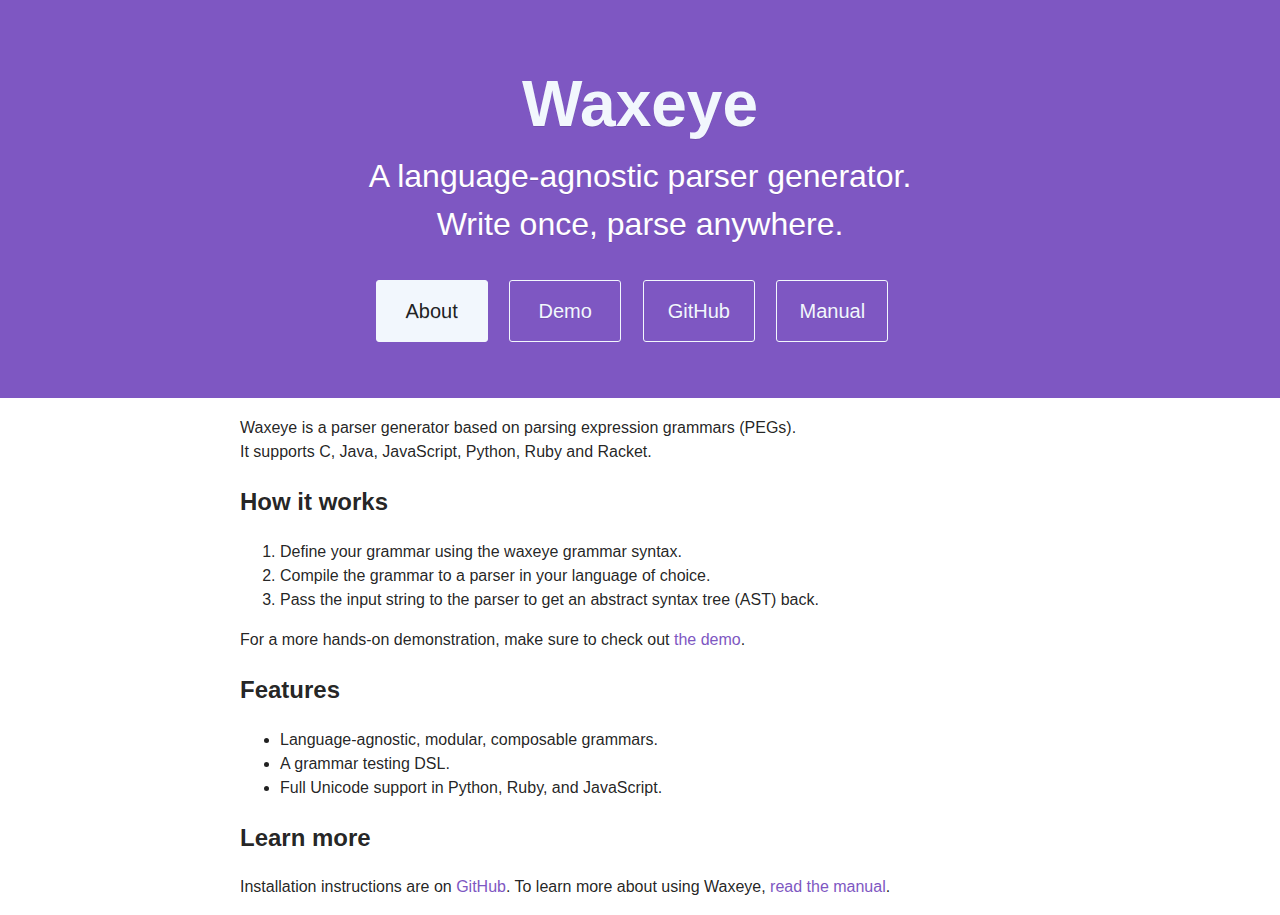
<file: index.html>
<!DOCTYPE html>
<html>
  <head>
    <title>Waxeye Parser Generator</title>
    <meta name="viewport" content="width=device-width, initial-scale=1, shrink-to-fit=no">
    <link rel="shortcut icon" type="image/x-icon" href="favicon.ico">
    <link rel="stylesheet" href="base.css">
    <link rel="stylesheet" href="index.css">
  </head>
  <body>
    <div class="home">
      <div class="home-masthead">
        <div class="home-container">
          <h1 class="home-masthead-title">Waxeye</h1>
          <p class="home-masthead-lead">
            A language-agnostic parser generator.<br>
            Write once, parse anywhere.
          </p>
          <nav class="home-masthead-nav">
            <ul id="home-nav">
              <li class="home-current"><a href="">About</a></li>
              <li><a href="demo.html">Demo</a></li>
              <li><a href="https://github.com/orlandohill/waxeye">GitHub</a></li>
              <li><a href="manual.html">Manual</a></li>
            </ul>
          </nav>
        </div>
      </div>
      <section class="home-container">
        <p>
          Waxeye is a parser generator based on parsing expression grammars (PEGs).<br>
          It supports C, Java, JavaScript, Python, Ruby and Racket.
        </p>

        <h2>How it works</h2>
        <ol>
          <li>Define your grammar using the waxeye grammar syntax.
          <li>Compile the grammar to a parser in your language of choice.
          <li>Pass the input string to the parser to get an abstract syntax tree (AST) back.
        </ol>
        <p>For a more hands-on demonstration, make sure to check out <a href="demo.html">the demo</a>.</p>

        <h2>Features</h2>
        <ul>
          <li>Language-agnostic, modular, composable grammars.
          <li>A grammar testing DSL.
          <li>Full Unicode support in Python, Ruby, and JavaScript.
        </ul>


        <h2>Learn more</h2>
        <p>
          Installation instructions are on <a href="https://github.com/orlandohill/waxeye">GitHub</a>.
          To learn more about using Waxeye, <a href="http://waxeye.org/manual.html">read the manual</a>.
        </p>
  </body>
</html>
</file>
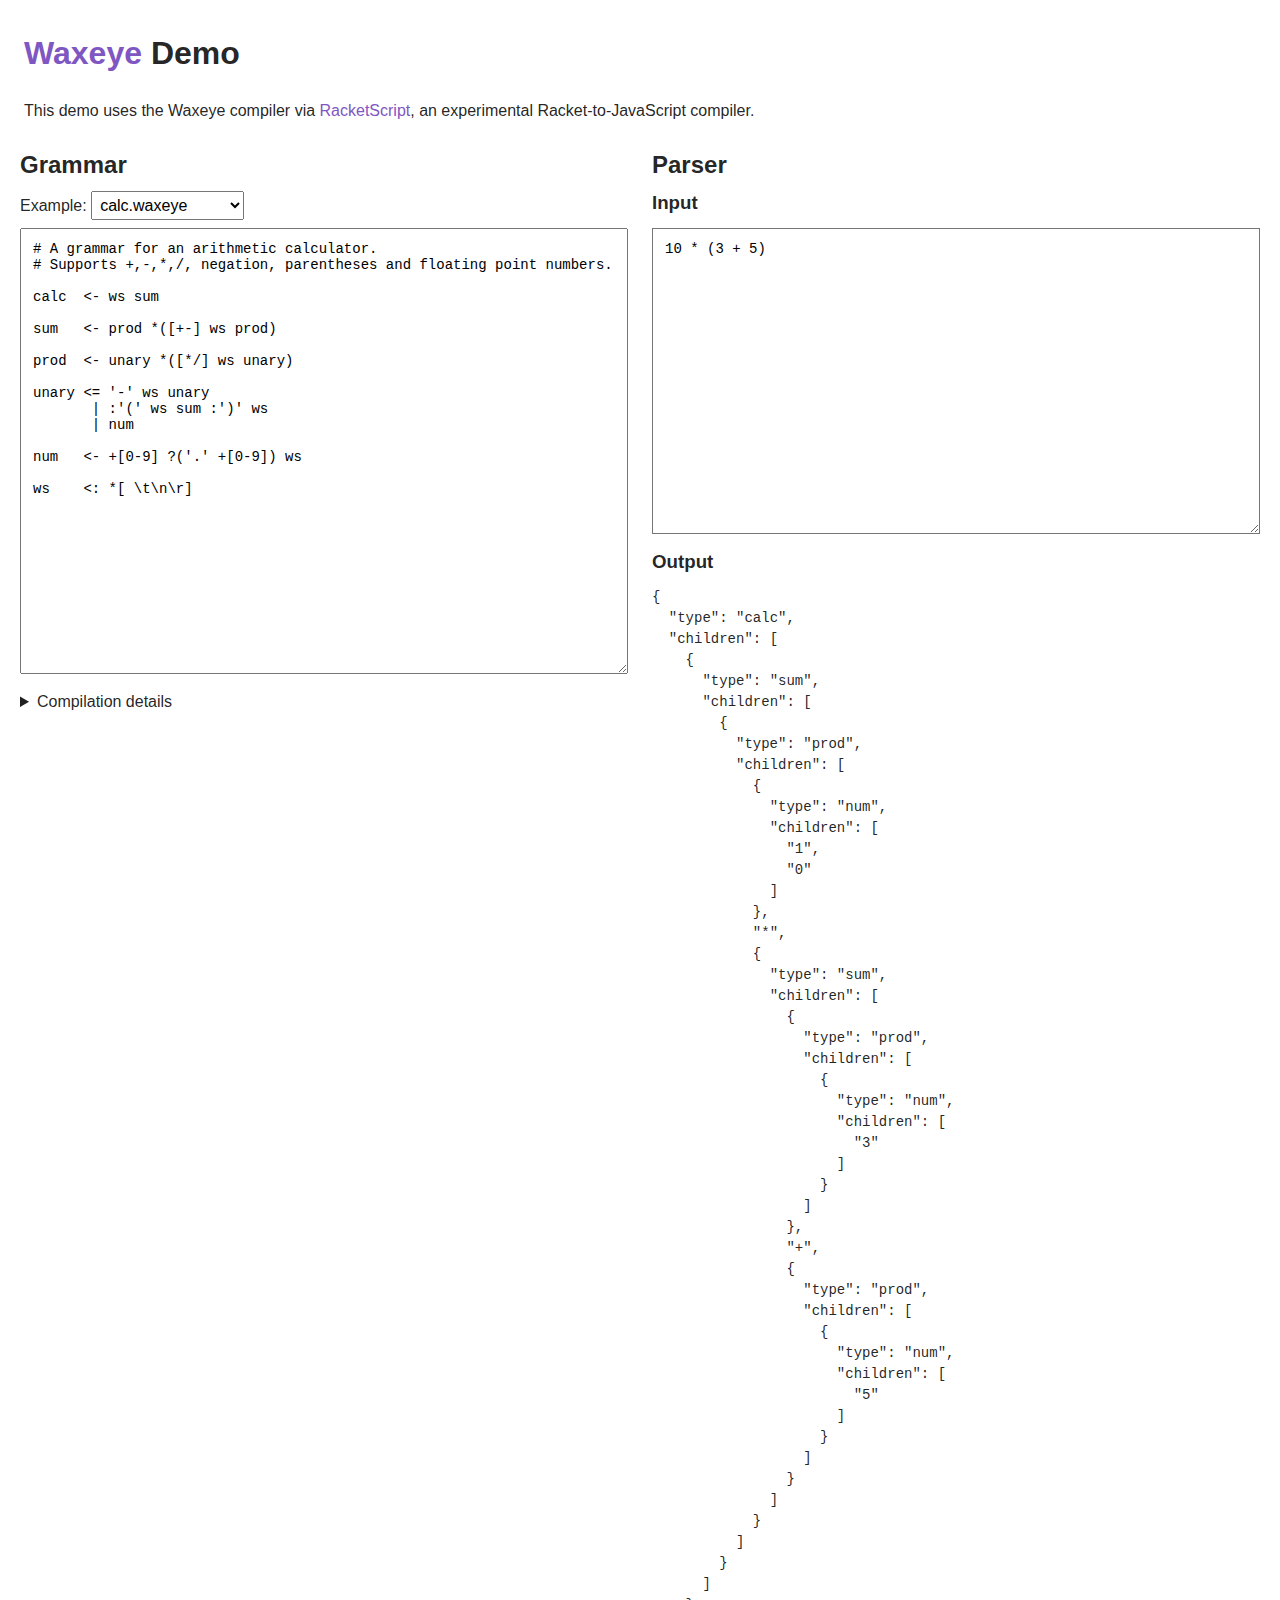
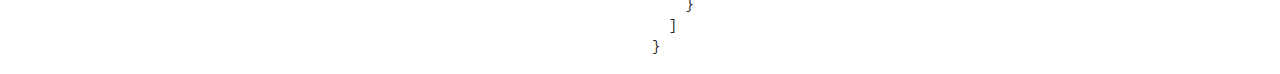
<file: demo.html>
<!DOCTYPE html>
<html>
  <head>
    <meta charset="utf-8">
    <title>Waxeye Demo</title>
    <meta name="viewport" content="width=device-width, initial-scale=1, shrink-to-fit=no">
    <link rel="shortcut icon" type="image/x-icon" href="favicon.ico">
    <script src="genfiles/traceur-runtime.js" charset="UTF-8"></script>
    <script src="genfiles/racketscript-waxeye-compiler.js" charset="UTF-8"></script>
    <script src="genfiles/waxeye.js" charset="UTF-8"></script>
    <script src="third_party/textoverlay.min.js"></script>
    <script src="third_party/lz-string.min.js"></script>
    <script src="demo.js" charset="UTF-8"></script>
    <link rel="stylesheet" href="base.css">
    <link rel="stylesheet" href="demo.css">
  </head>
  <body>
    <div class="demo-wrapper">
      <h1>
        <a href="index.html">Waxeye</a> Demo
      </h1>
      <div class="demo-summary">
        <p>
          This demo uses the Waxeye compiler via <a href="https://github.com/vishesh/racketscript/">RacketScript</a>,
          an experimental Racket-to-JavaScript compiler.<br>
        </p>
      </div>
      <div class="demo-app-wrapper">
        <div class="demo-grammar">
          <h2>Grammar</h2>
          <label class="demo-canned-select">
            Example:
            <select name="demo-canned-select">
              <option value="">Select example...</option>
              <option value="calc" selected>calc.waxeye</option>
              <option value="json">json.waxeye</option>
              <option value="waxeye">waxeye.waxeye</option>
            </select>
          </label>
          <textarea class="demo-grammar-source"
                    name="demo-grammar-source"
                    placeholder="Grammar..."></textarea>
          <output class="demo-grammar-compilation-error-message"></output>
          <details class="demo-grammar-compilation-status">
            <summary>Compilation details</summary>
            <label>
              <input type="radio" name="compilation-status-tab" value="ast" checked> Parser AST
            </label>
            <label>
              <input type="radio" name="compilation-status-tab" value="t-ast"> Transformed Parser AST
            </label>
            <label>
              <input type="radio" name="compilation-status-tab" value="js"> Parser JavaScript
            </label>
            <output class="demo-grammar-compilation-status-output"></output>
          </details>
        </div>
        <div class="demo-parser">
          <h2>Parser</h2>
          <h3>Input</h3>
          <textarea class="demo-parser-input"
                    name="demo-parser-input"
                    placeholder="Parser input..."></textarea>
          <h3>Output</h3>
          <output class="demo-parser-output"></output>
        </div>
      </div>
    </div>
  </body>
</html>
</file>
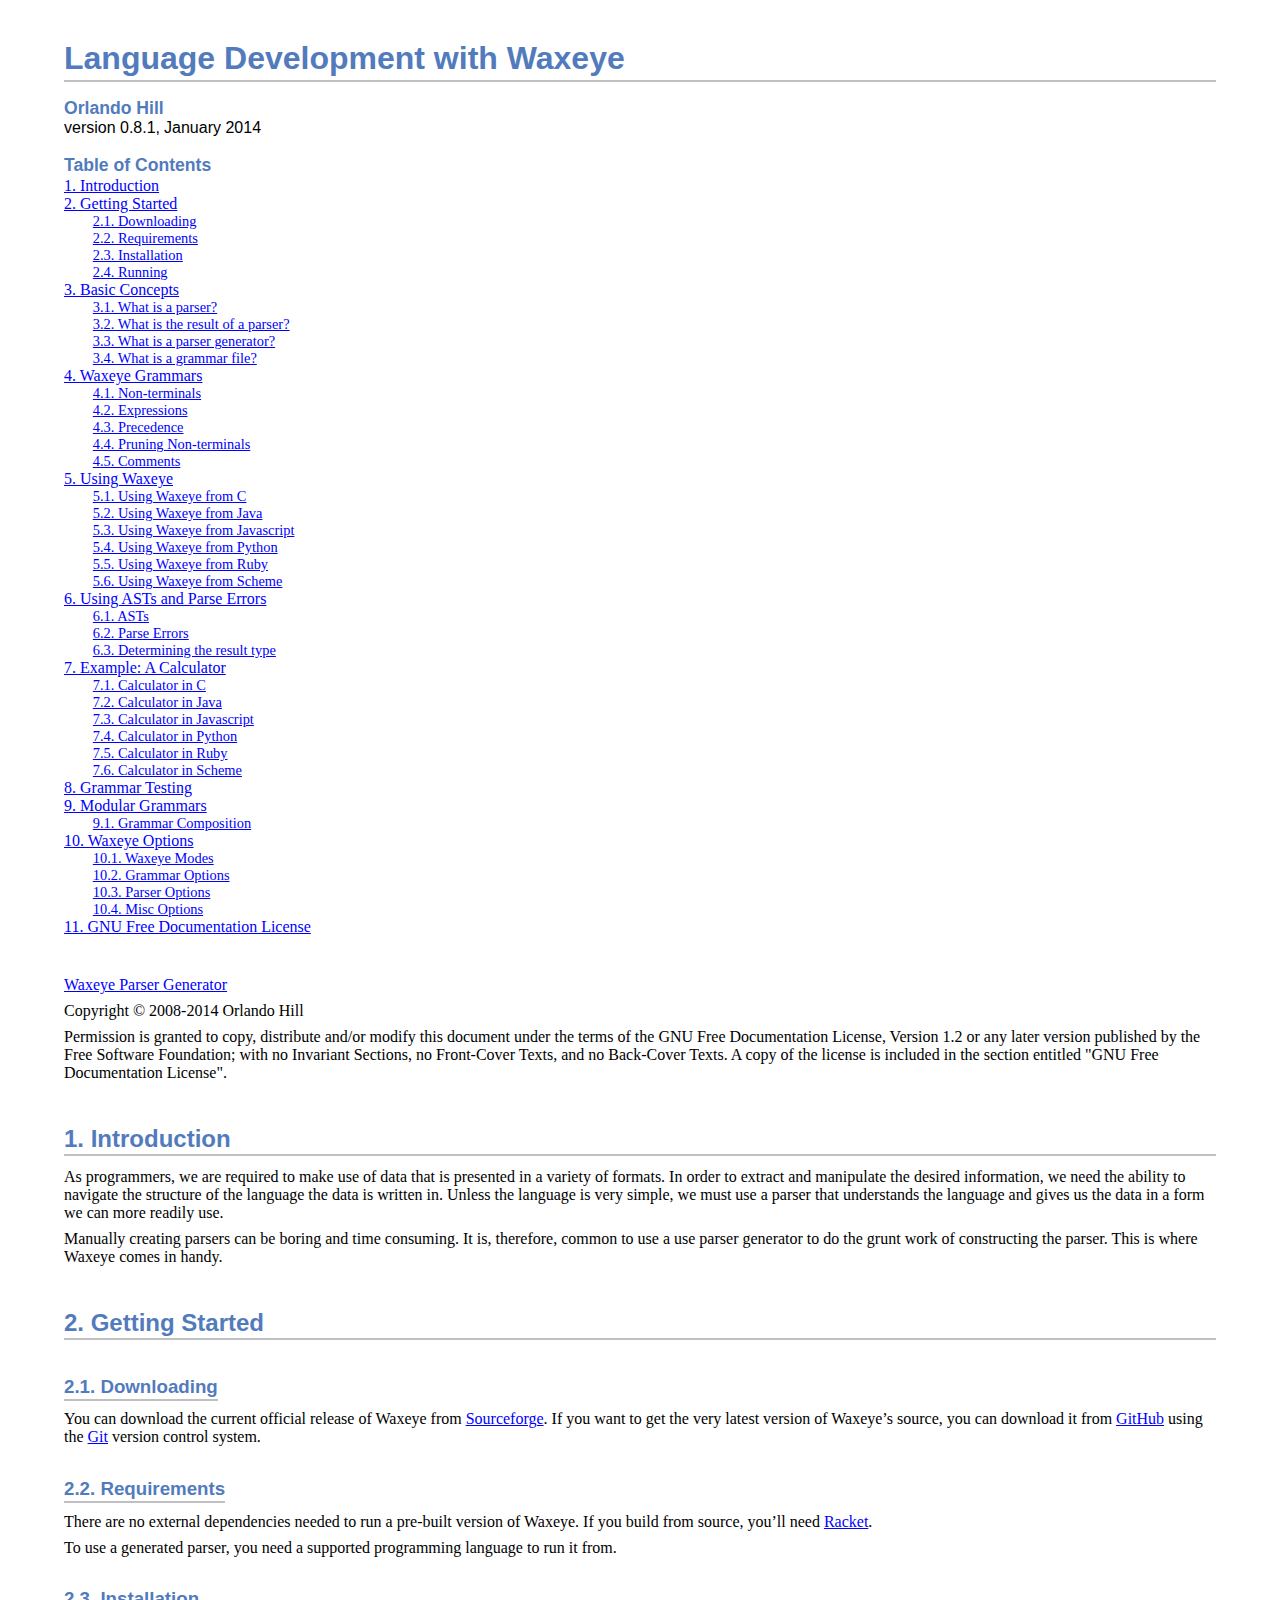
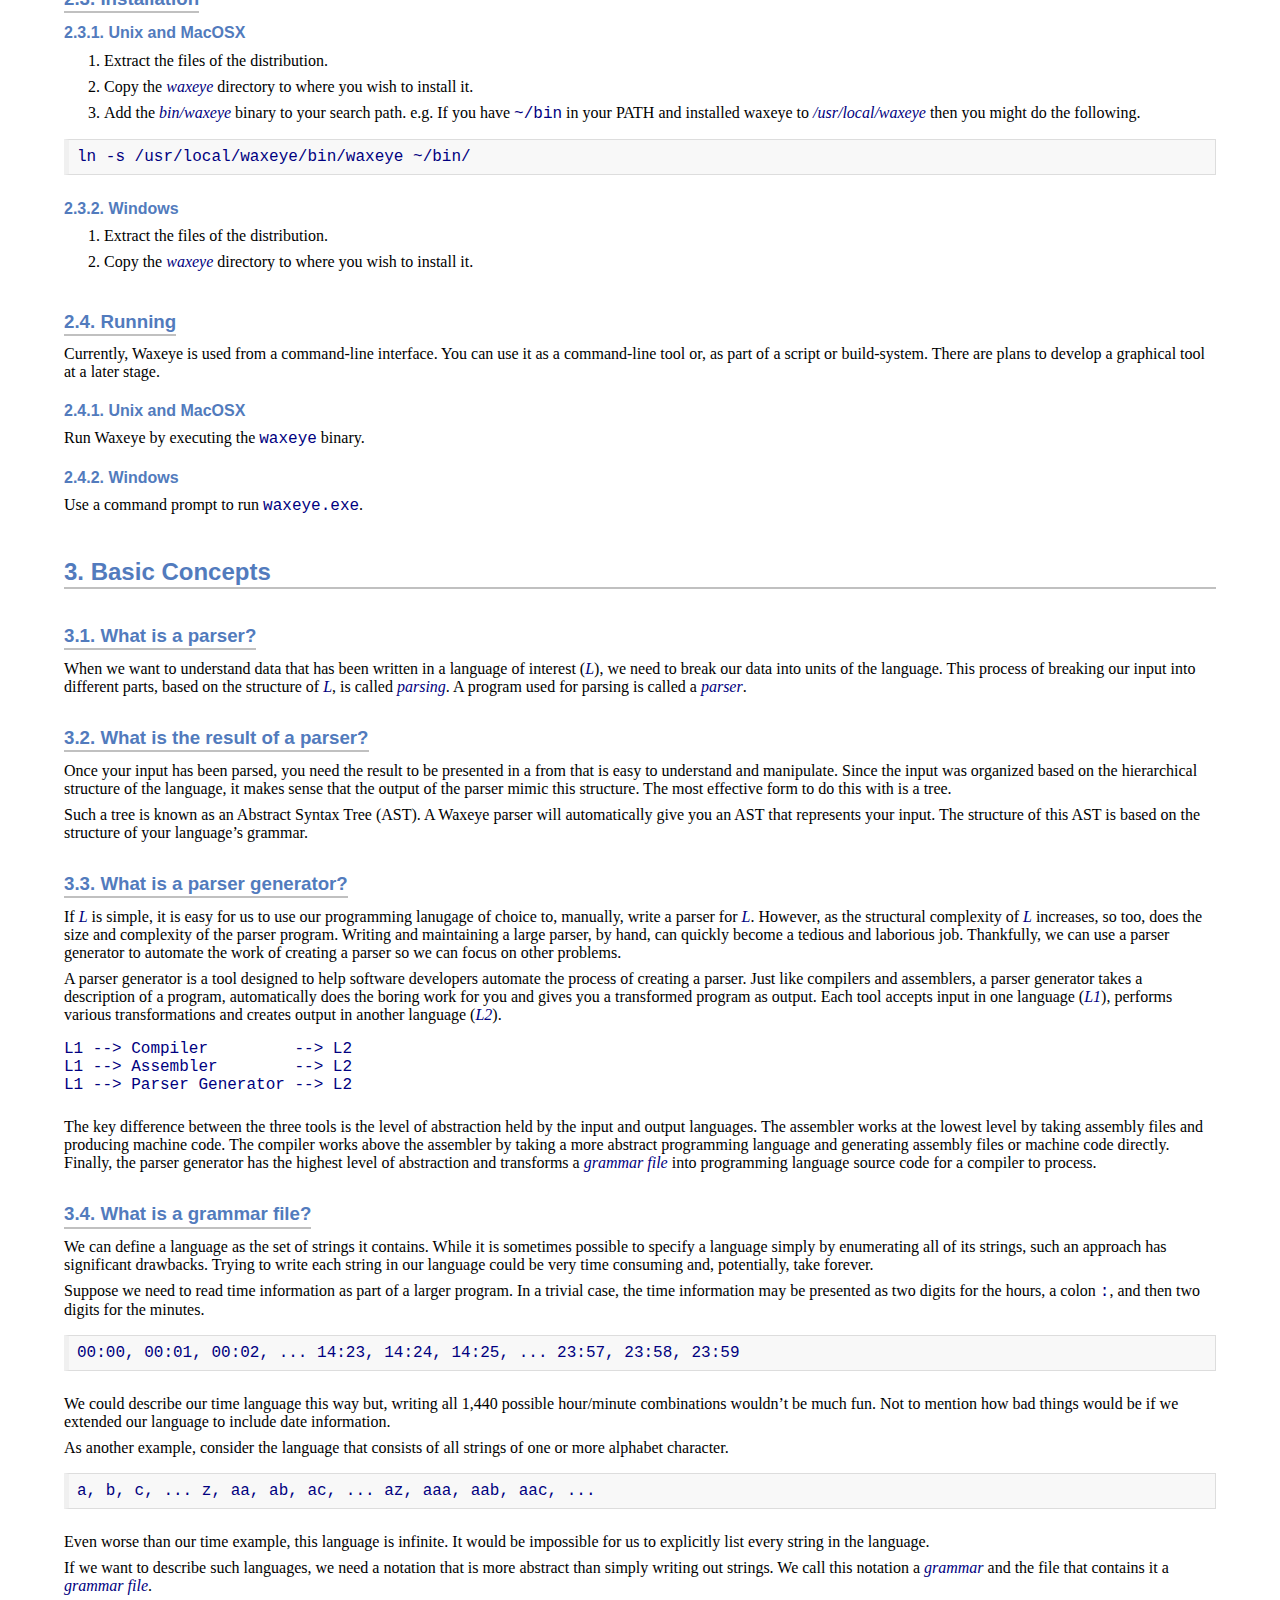
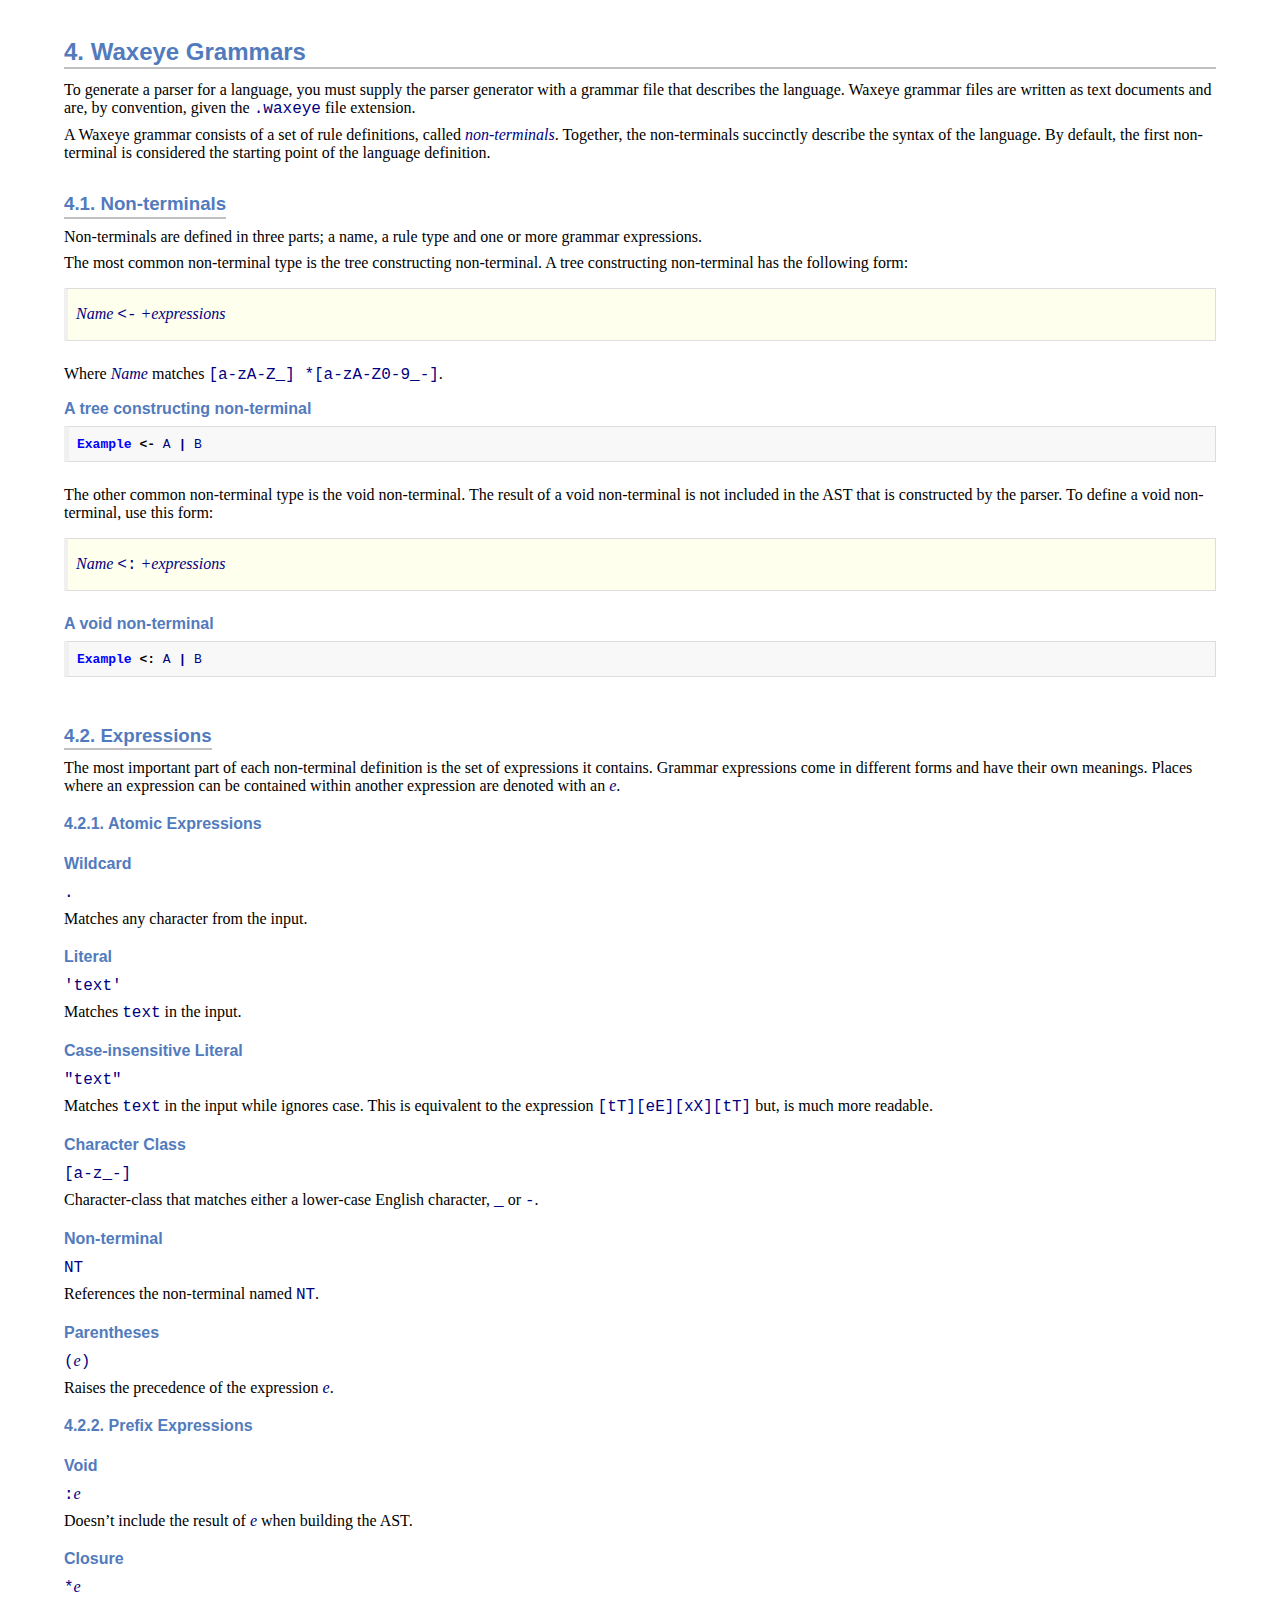
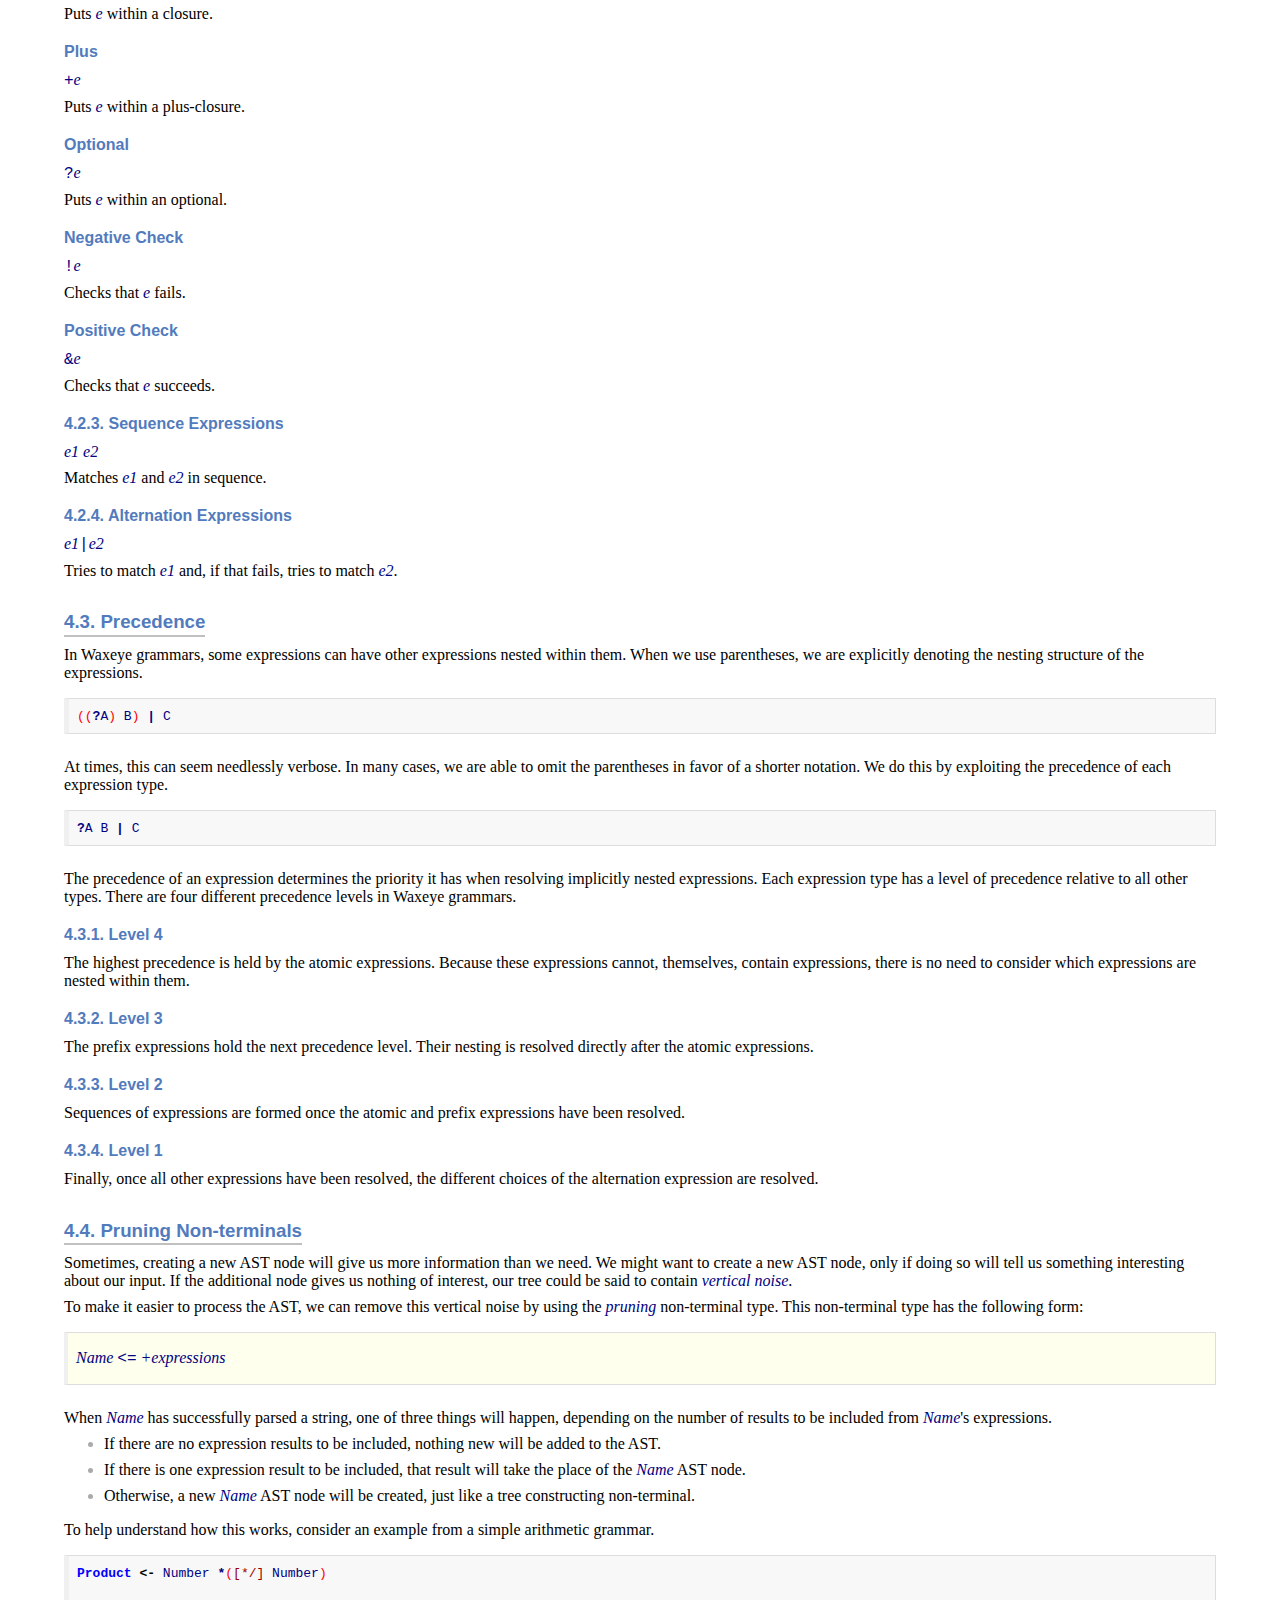
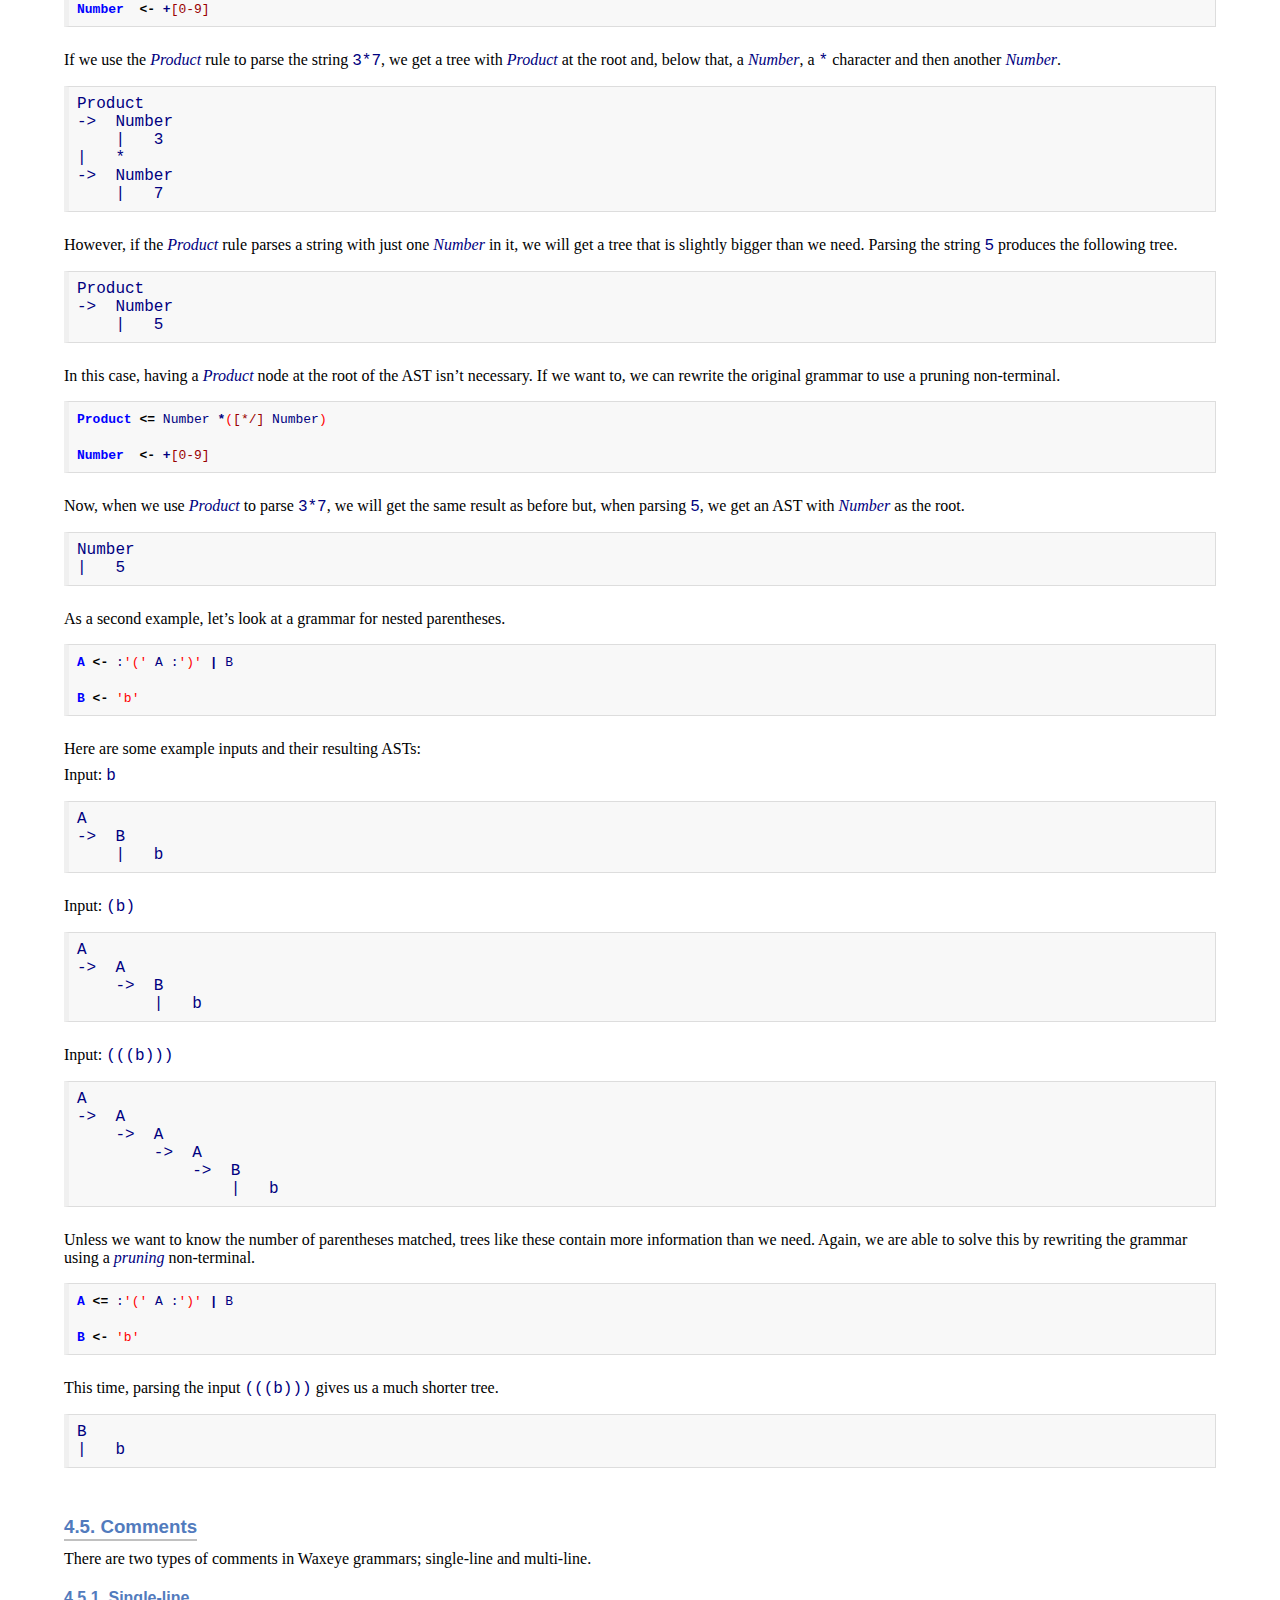
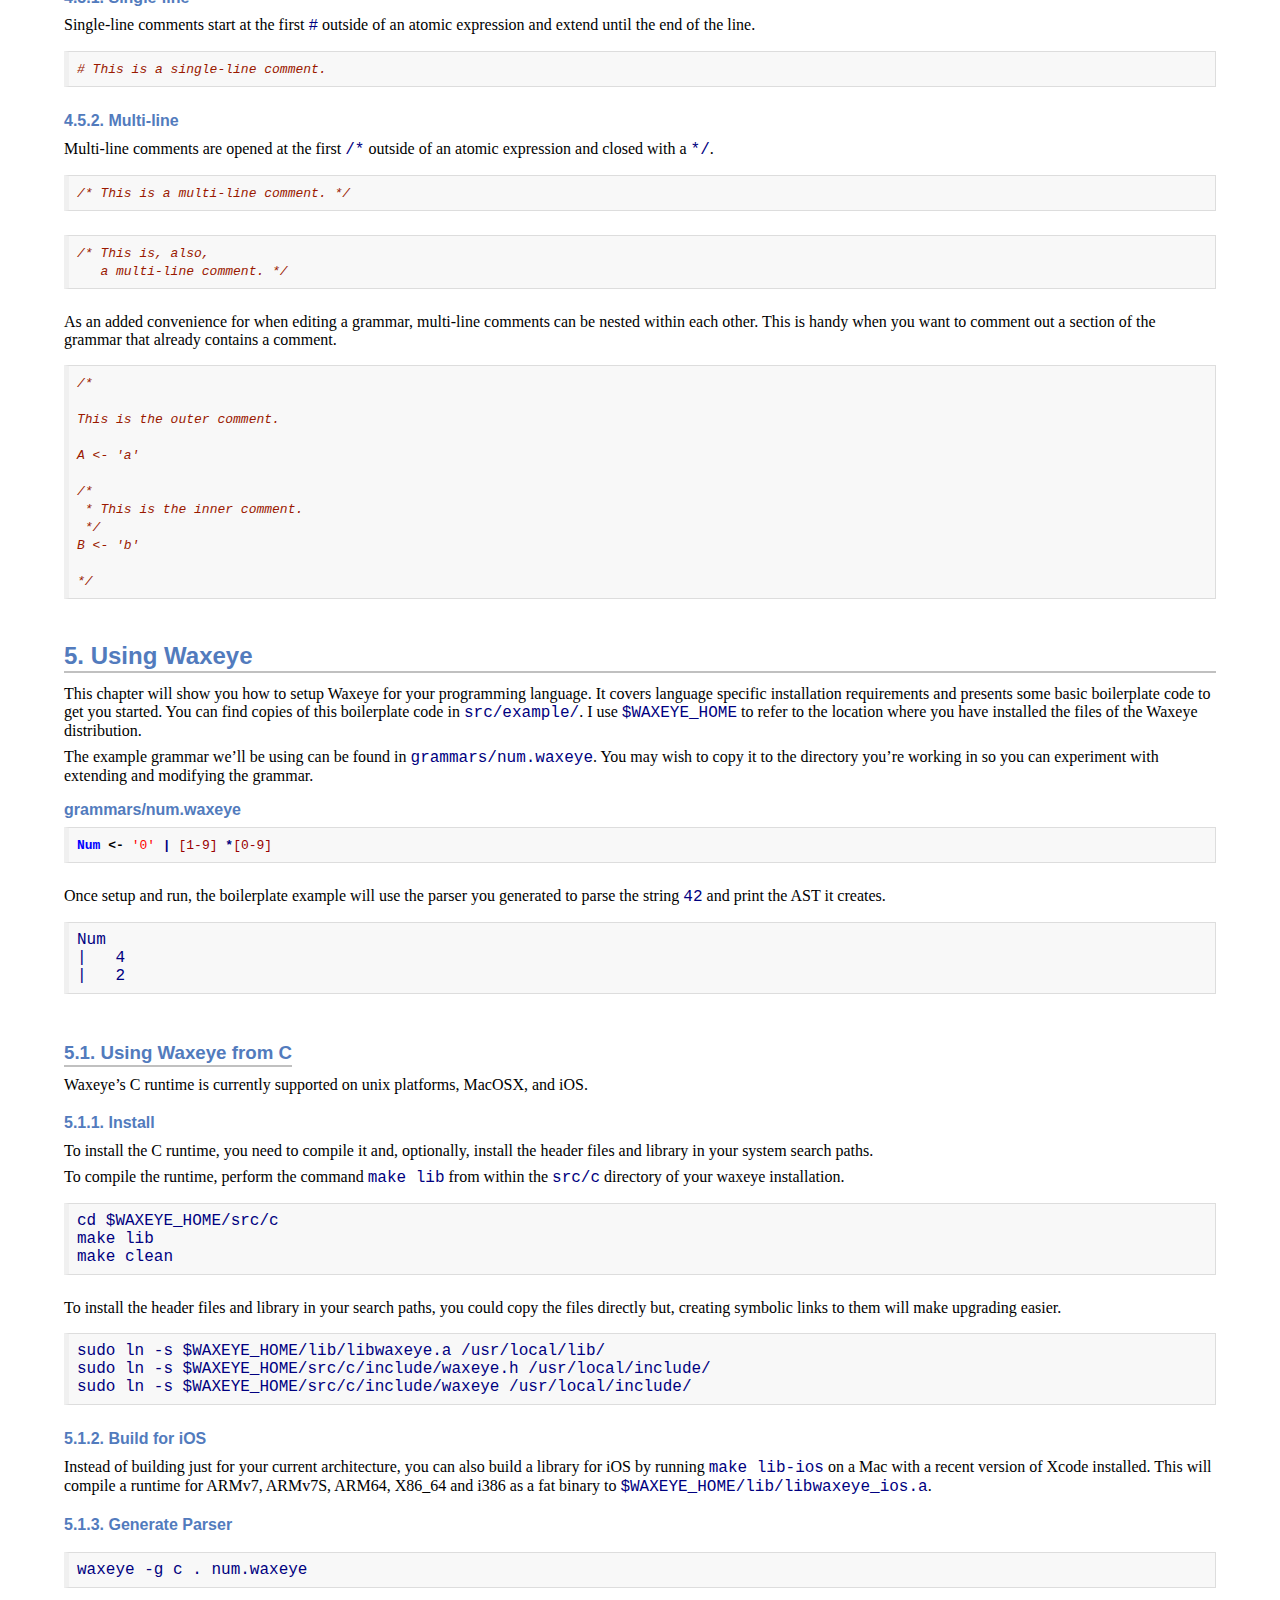
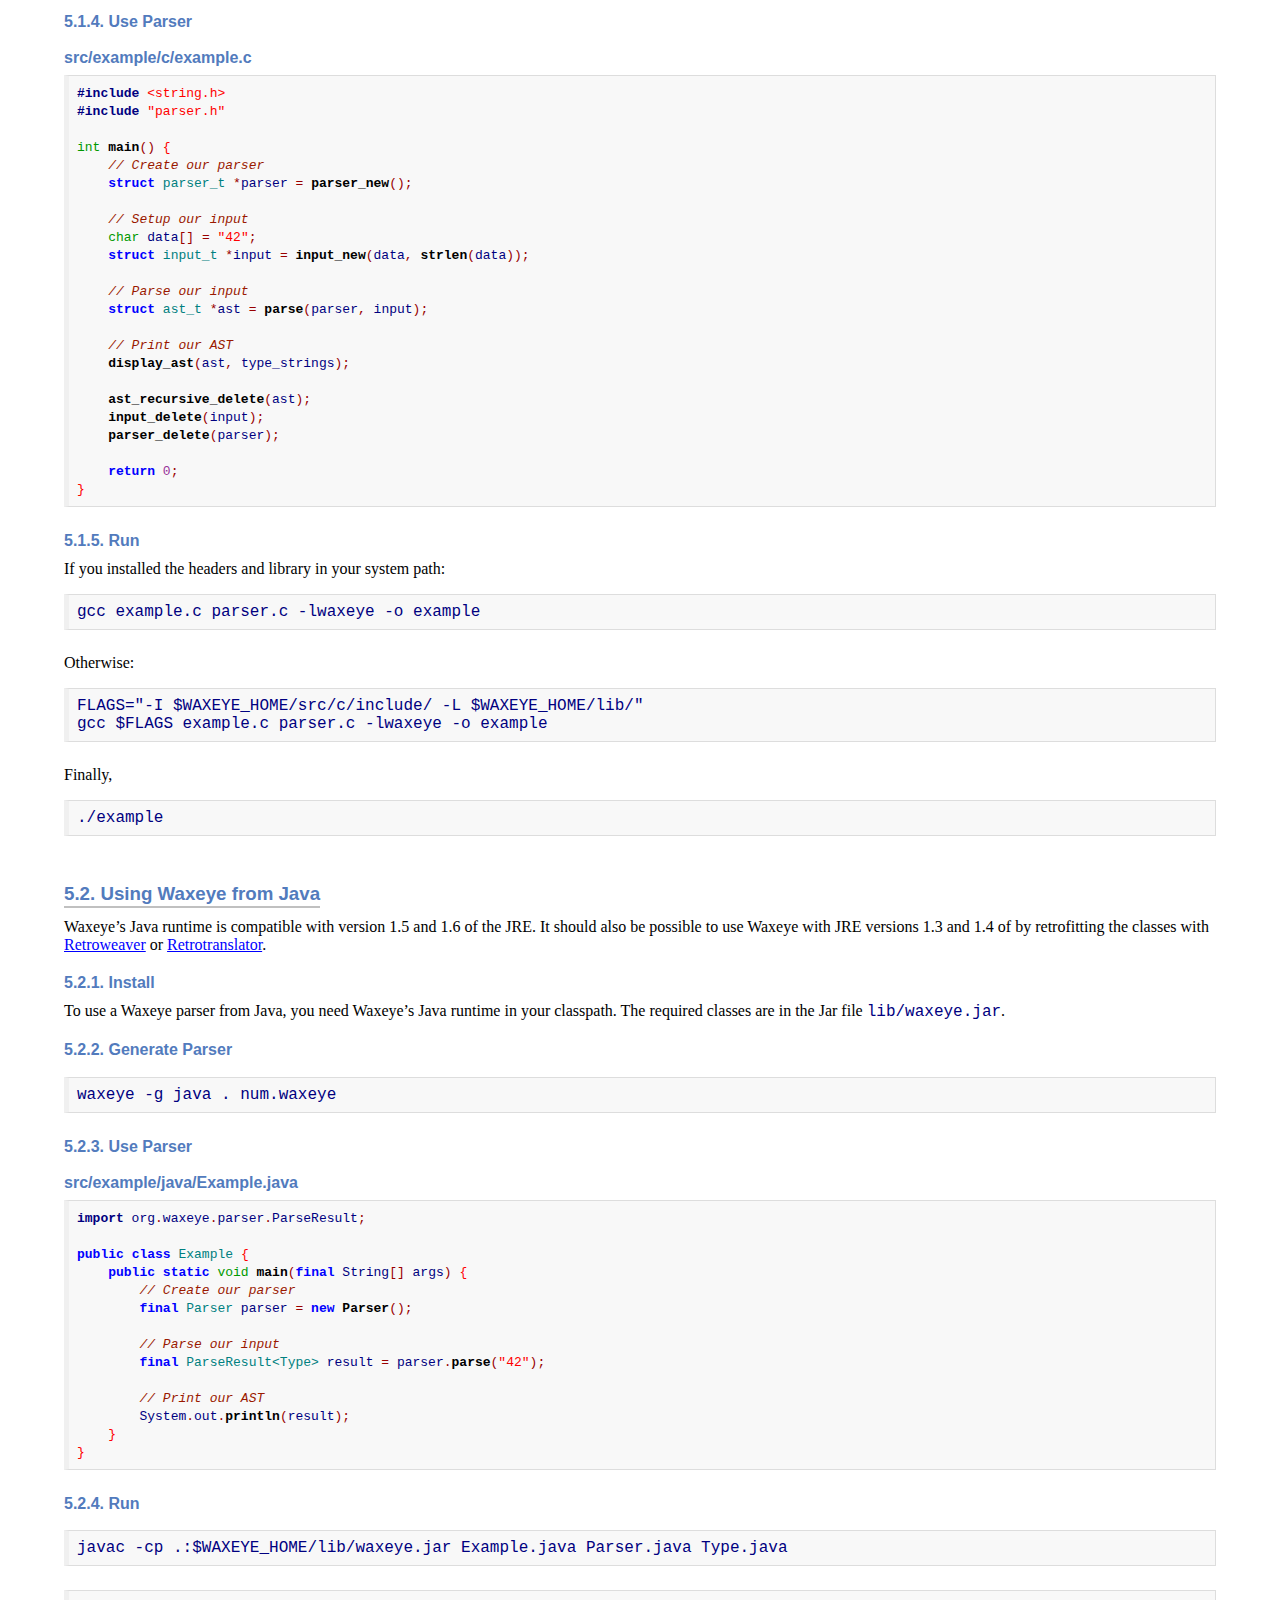
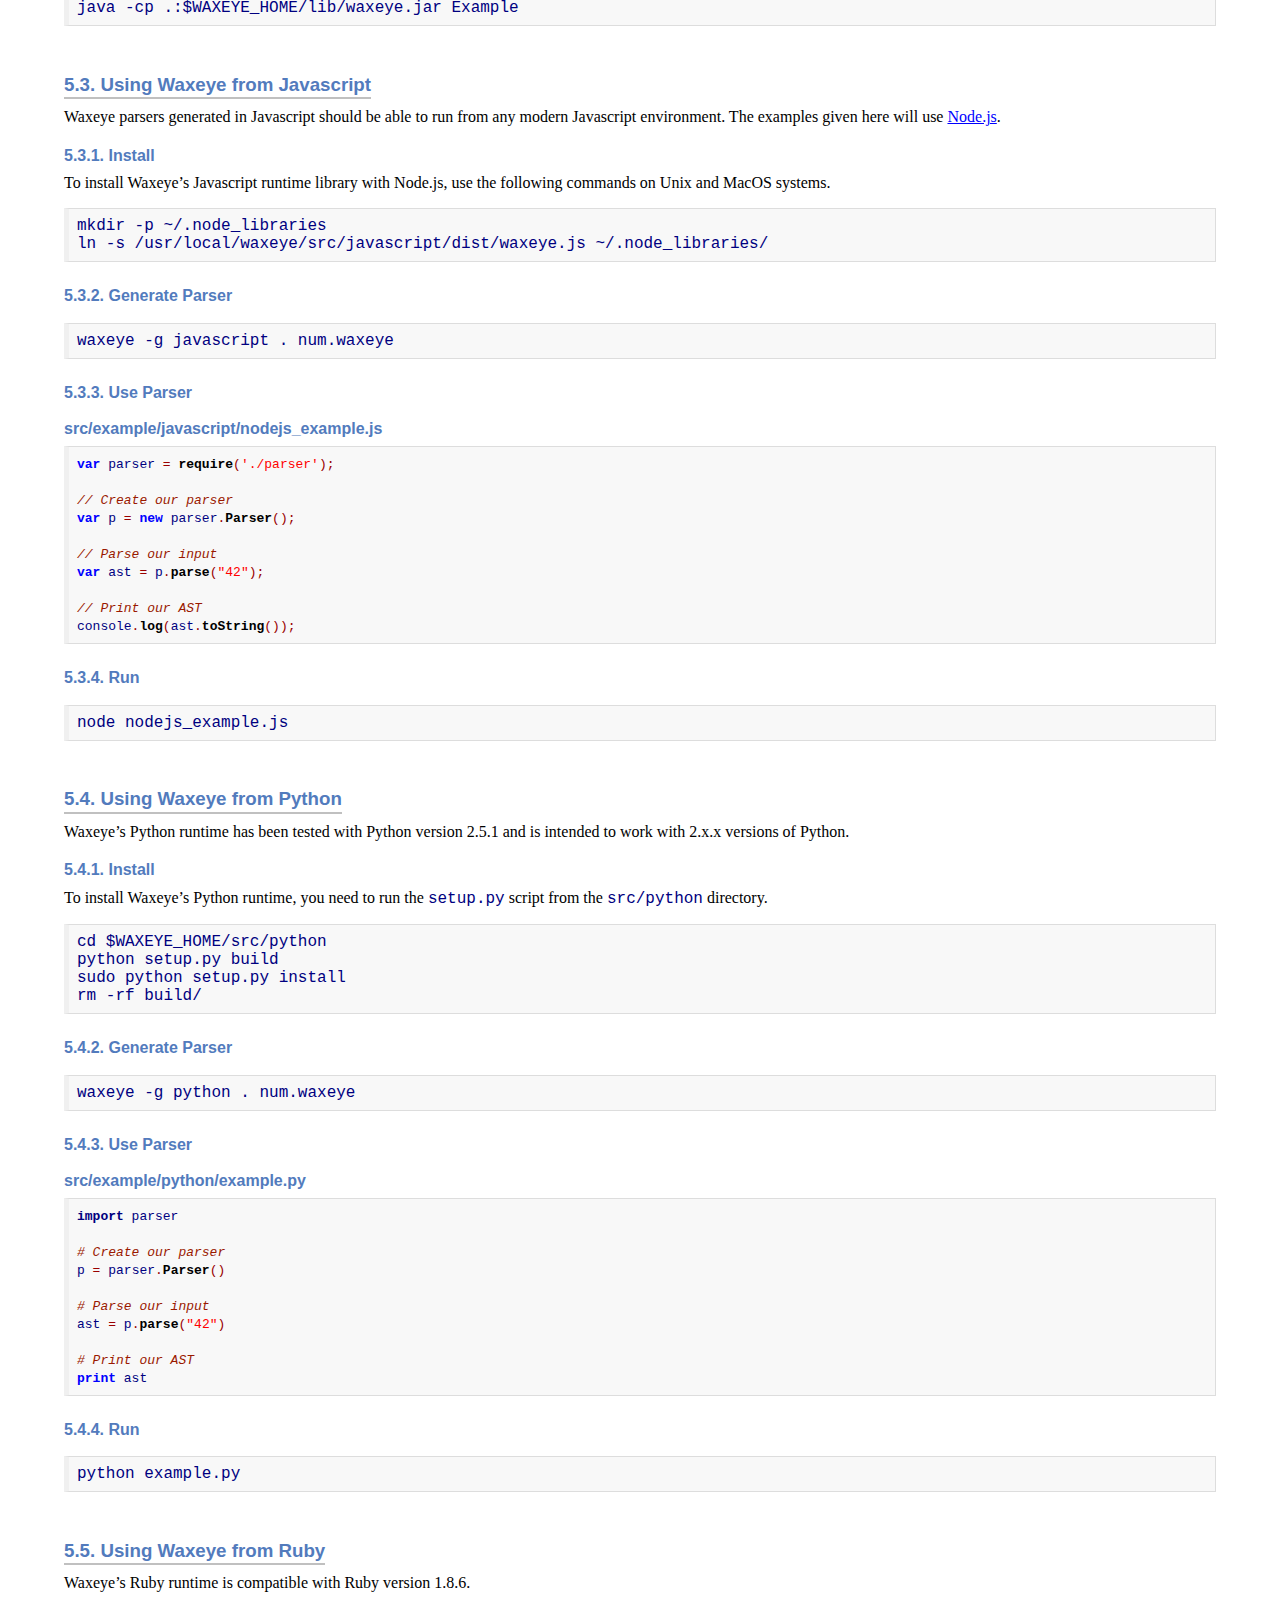
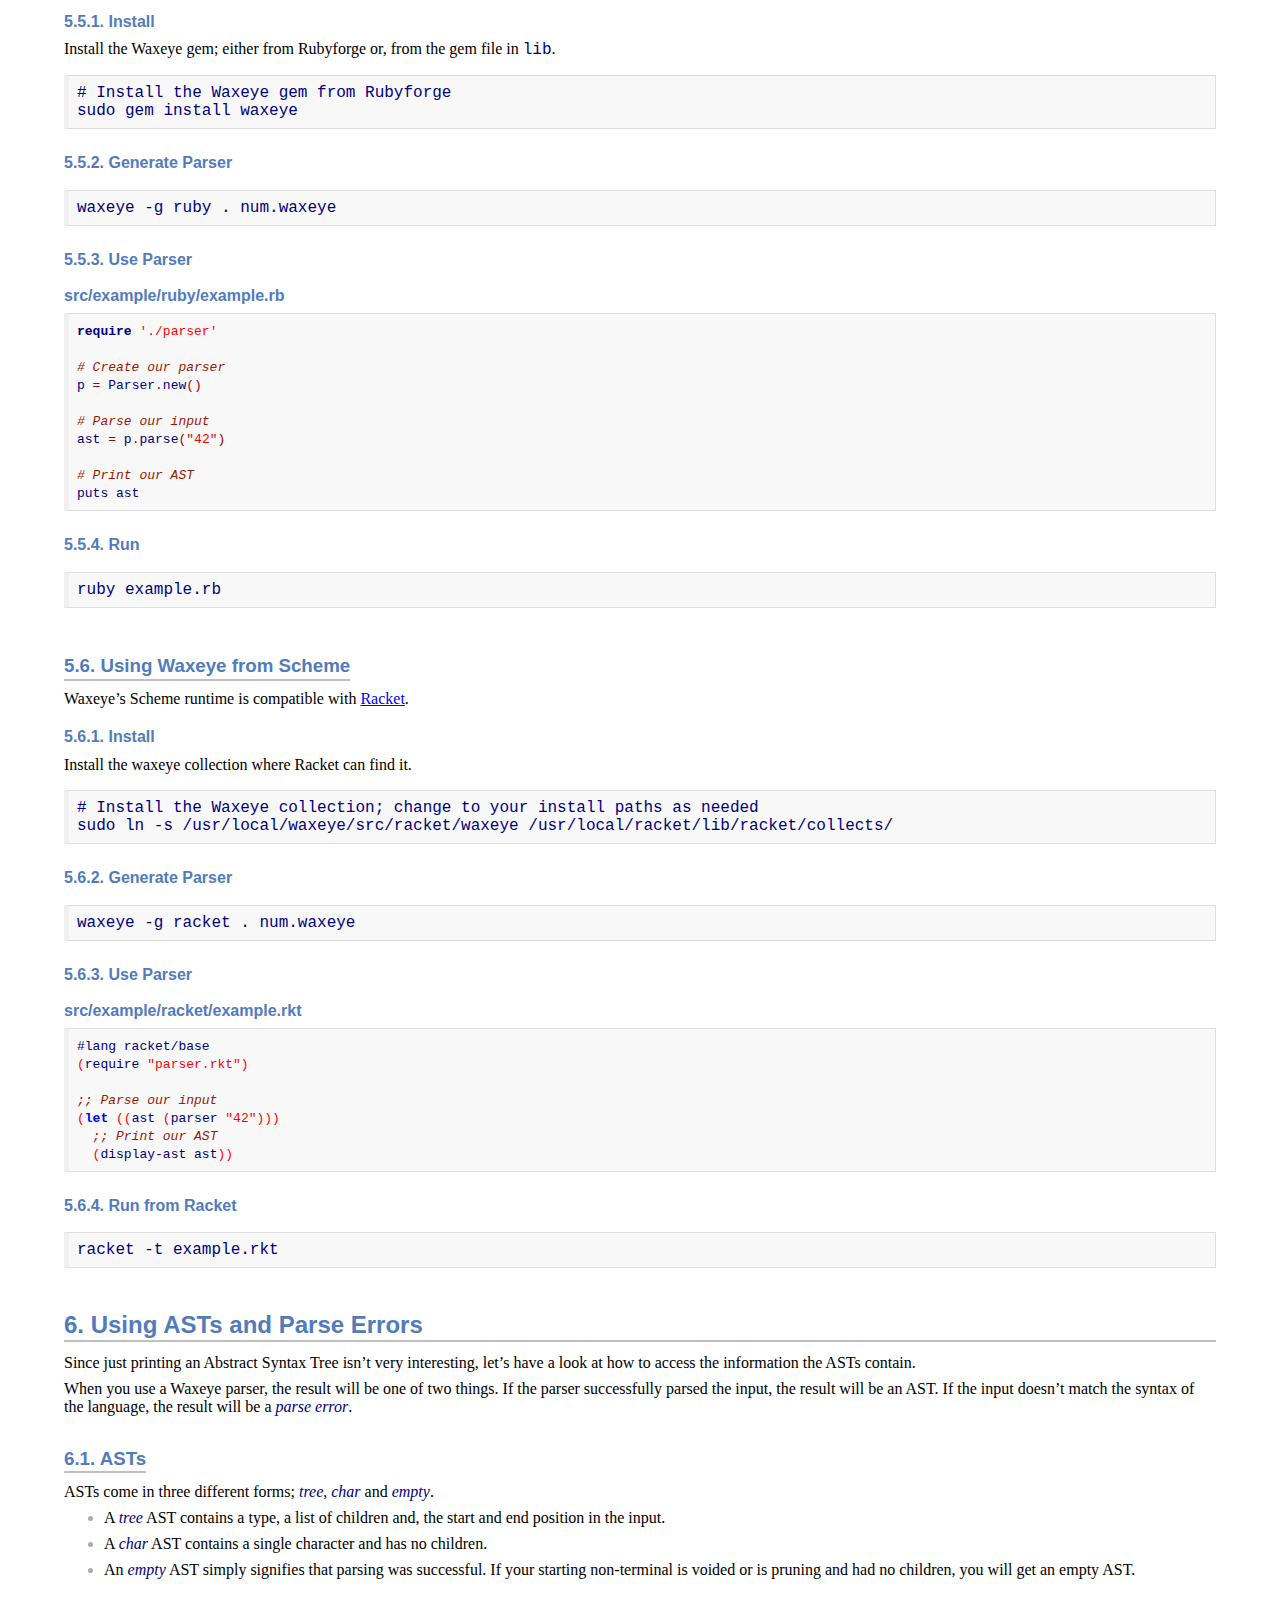
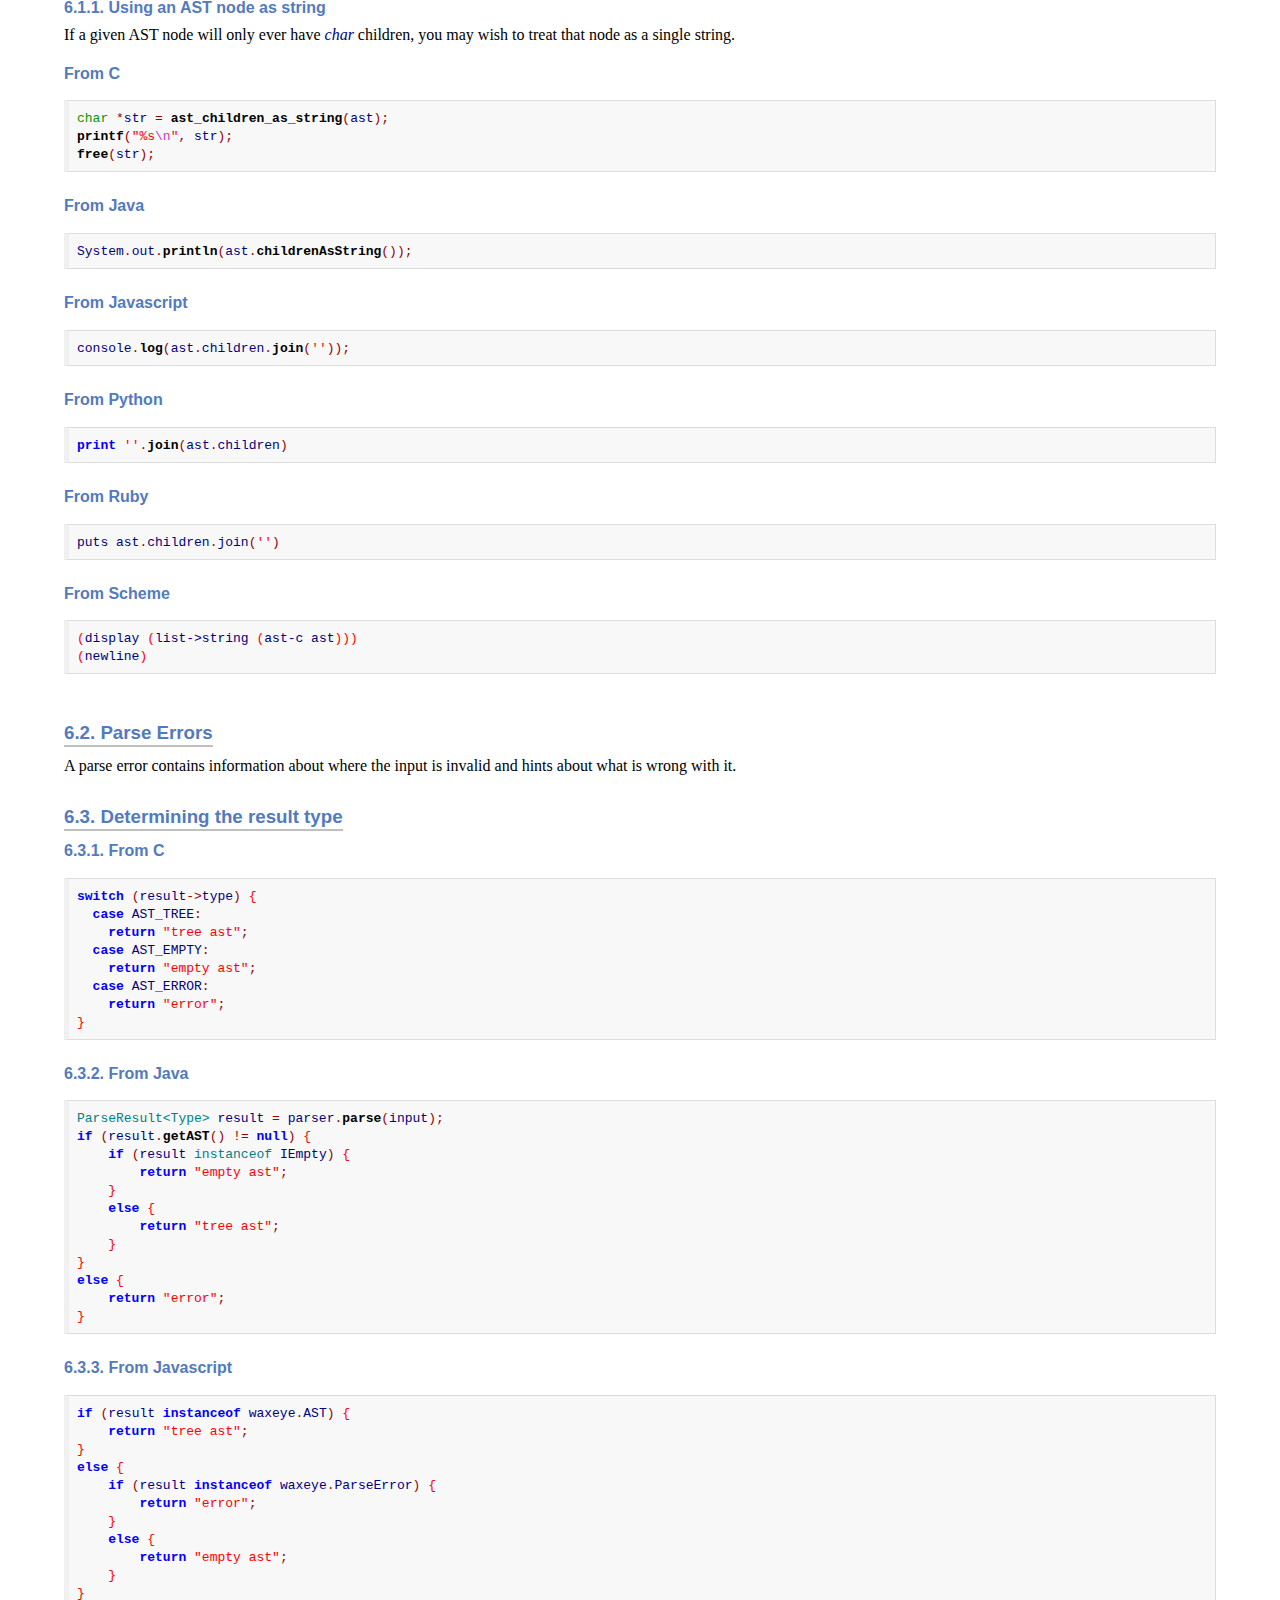
<file: manual.html>
<?xml version="1.0" encoding="UTF-8"?>
<!DOCTYPE html PUBLIC "-//W3C//DTD XHTML 1.1//EN"
    "http://www.w3.org/TR/xhtml11/DTD/xhtml11.dtd">
<html xmlns="http://www.w3.org/1999/xhtml" xml:lang="en">
<head>
<meta http-equiv="Content-Type" content="application/xhtml+xml; charset=UTF-8" />
<meta name="generator" content="AsciiDoc 8.6.9" />
<title>Language Development with Waxeye</title>
<style type="text/css">
/* Shared CSS for AsciiDoc xhtml11 and html5 backends */

/* Default font. */
body {
  font-family: Georgia,serif;
}

/* Title font. */
h1, h2, h3, h4, h5, h6,
div.title, caption.title,
thead, p.table.header,
#toctitle,
#author, #revnumber, #revdate, #revremark,
#footer {
  font-family: Arial,Helvetica,sans-serif;
}

body {
  margin: 1em 5% 1em 5%;
}

a {
  color: blue;
  text-decoration: underline;
}
a:visited {
  color: fuchsia;
}

em {
  font-style: italic;
  color: navy;
}

strong {
  font-weight: bold;
  color: #083194;
}

h1, h2, h3, h4, h5, h6 {
  color: #527bbd;
  margin-top: 1.2em;
  margin-bottom: 0.5em;
  line-height: 1.3;
}

h1, h2, h3 {
  border-bottom: 2px solid silver;
}
h2 {
  padding-top: 0.5em;
}
h3 {
  float: left;
}
h3 + * {
  clear: left;
}
h5 {
  font-size: 1.0em;
}

div.sectionbody {
  margin-left: 0;
}

hr {
  border: 1px solid silver;
}

p {
  margin-top: 0.5em;
  margin-bottom: 0.5em;
}

ul, ol, li > p {
  margin-top: 0;
}
ul > li     { color: #aaa; }
ul > li > * { color: black; }

.monospaced, code, pre {
  font-family: "Courier New", Courier, monospace;
  font-size: inherit;
  color: navy;
  padding: 0;
  margin: 0;
}
pre {
  white-space: pre-wrap;
}

#author {
  color: #527bbd;
  font-weight: bold;
  font-size: 1.1em;
}
#email {
}
#revnumber, #revdate, #revremark {
}

#footer {
  font-size: small;
  border-top: 2px solid silver;
  padding-top: 0.5em;
  margin-top: 4.0em;
}
#footer-text {
  float: left;
  padding-bottom: 0.5em;
}
#footer-badges {
  float: right;
  padding-bottom: 0.5em;
}

#preamble {
  margin-top: 1.5em;
  margin-bottom: 1.5em;
}
div.imageblock, div.exampleblock, div.verseblock,
div.quoteblock, div.literalblock, div.listingblock, div.sidebarblock,
div.admonitionblock {
  margin-top: 1.0em;
  margin-bottom: 1.5em;
}
div.admonitionblock {
  margin-top: 2.0em;
  margin-bottom: 2.0em;
  margin-right: 10%;
  color: #606060;
}

div.content { /* Block element content. */
  padding: 0;
}

/* Block element titles. */
div.title, caption.title {
  color: #527bbd;
  font-weight: bold;
  text-align: left;
  margin-top: 1.0em;
  margin-bottom: 0.5em;
}
div.title + * {
  margin-top: 0;
}

td div.title:first-child {
  margin-top: 0.0em;
}
div.content div.title:first-child {
  margin-top: 0.0em;
}
div.content + div.title {
  margin-top: 0.0em;
}

div.sidebarblock > div.content {
  background: #ffffee;
  border: 1px solid #dddddd;
  border-left: 4px solid #f0f0f0;
  padding: 0.5em;
}

div.listingblock > div.content {
  border: 1px solid #dddddd;
  border-left: 5px solid #f0f0f0;
  background: #f8f8f8;
  padding: 0.5em;
}

div.quoteblock, div.verseblock {
  padding-left: 1.0em;
  margin-left: 1.0em;
  margin-right: 10%;
  border-left: 5px solid #f0f0f0;
  color: #888;
}

div.quoteblock > div.attribution {
  padding-top: 0.5em;
  text-align: right;
}

div.verseblock > pre.content {
  font-family: inherit;
  font-size: inherit;
}
div.verseblock > div.attribution {
  padding-top: 0.75em;
  text-align: left;
}
/* DEPRECATED: Pre version 8.2.7 verse style literal block. */
div.verseblock + div.attribution {
  text-align: left;
}

div.admonitionblock .icon {
  vertical-align: top;
  font-size: 1.1em;
  font-weight: bold;
  text-decoration: underline;
  color: #527bbd;
  padding-right: 0.5em;
}
div.admonitionblock td.content {
  padding-left: 0.5em;
  border-left: 3px solid #dddddd;
}

div.exampleblock > div.content {
  border-left: 3px solid #dddddd;
  padding-left: 0.5em;
}

div.imageblock div.content { padding-left: 0; }
span.image img { border-style: none; vertical-align: text-bottom; }
a.image:visited { color: white; }

dl {
  margin-top: 0.8em;
  margin-bottom: 0.8em;
}
dt {
  margin-top: 0.5em;
  margin-bottom: 0;
  font-style: normal;
  color: navy;
}
dd > *:first-child {
  margin-top: 0.1em;
}

ul, ol {
    list-style-position: outside;
}
ol.arabic {
  list-style-type: decimal;
}
ol.loweralpha {
  list-style-type: lower-alpha;
}
ol.upperalpha {
  list-style-type: upper-alpha;
}
ol.lowerroman {
  list-style-type: lower-roman;
}
ol.upperroman {
  list-style-type: upper-roman;
}

div.compact ul, div.compact ol,
div.compact p, div.compact p,
div.compact div, div.compact div {
  margin-top: 0.1em;
  margin-bottom: 0.1em;
}

tfoot {
  font-weight: bold;
}
td > div.verse {
  white-space: pre;
}

div.hdlist {
  margin-top: 0.8em;
  margin-bottom: 0.8em;
}
div.hdlist tr {
  padding-bottom: 15px;
}
dt.hdlist1.strong, td.hdlist1.strong {
  font-weight: bold;
}
td.hdlist1 {
  vertical-align: top;
  font-style: normal;
  padding-right: 0.8em;
  color: navy;
}
td.hdlist2 {
  vertical-align: top;
}
div.hdlist.compact tr {
  margin: 0;
  padding-bottom: 0;
}

.comment {
  background: yellow;
}

.footnote, .footnoteref {
  font-size: 0.8em;
}

span.footnote, span.footnoteref {
  vertical-align: super;
}

#footnotes {
  margin: 20px 0 20px 0;
  padding: 7px 0 0 0;
}

#footnotes div.footnote {
  margin: 0 0 5px 0;
}

#footnotes hr {
  border: none;
  border-top: 1px solid silver;
  height: 1px;
  text-align: left;
  margin-left: 0;
  width: 20%;
  min-width: 100px;
}

div.colist td {
  padding-right: 0.5em;
  padding-bottom: 0.3em;
  vertical-align: top;
}
div.colist td img {
  margin-top: 0.3em;
}

@media print {
  #footer-badges { display: none; }
}

#toc {
  margin-bottom: 2.5em;
}

#toctitle {
  color: #527bbd;
  font-size: 1.1em;
  font-weight: bold;
  margin-top: 1.0em;
  margin-bottom: 0.1em;
}

div.toclevel0, div.toclevel1, div.toclevel2, div.toclevel3, div.toclevel4 {
  margin-top: 0;
  margin-bottom: 0;
}
div.toclevel2 {
  margin-left: 2em;
  font-size: 0.9em;
}
div.toclevel3 {
  margin-left: 4em;
  font-size: 0.9em;
}
div.toclevel4 {
  margin-left: 6em;
  font-size: 0.9em;
}

span.aqua { color: aqua; }
span.black { color: black; }
span.blue { color: blue; }
span.fuchsia { color: fuchsia; }
span.gray { color: gray; }
span.green { color: green; }
span.lime { color: lime; }
span.maroon { color: maroon; }
span.navy { color: navy; }
span.olive { color: olive; }
span.purple { color: purple; }
span.red { color: red; }
span.silver { color: silver; }
span.teal { color: teal; }
span.white { color: white; }
span.yellow { color: yellow; }

span.aqua-background { background: aqua; }
span.black-background { background: black; }
span.blue-background { background: blue; }
span.fuchsia-background { background: fuchsia; }
span.gray-background { background: gray; }
span.green-background { background: green; }
span.lime-background { background: lime; }
span.maroon-background { background: maroon; }
span.navy-background { background: navy; }
span.olive-background { background: olive; }
span.purple-background { background: purple; }
span.red-background { background: red; }
span.silver-background { background: silver; }
span.teal-background { background: teal; }
span.white-background { background: white; }
span.yellow-background { background: yellow; }

span.big { font-size: 2em; }
span.small { font-size: 0.6em; }

span.underline { text-decoration: underline; }
span.overline { text-decoration: overline; }
span.line-through { text-decoration: line-through; }

div.unbreakable { page-break-inside: avoid; }


/*
 * xhtml11 specific
 *
 * */

div.tableblock {
  margin-top: 1.0em;
  margin-bottom: 1.5em;
}
div.tableblock > table {
  border: 3px solid #527bbd;
}
thead, p.table.header {
  font-weight: bold;
  color: #527bbd;
}
p.table {
  margin-top: 0;
}
/* Because the table frame attribute is overriden by CSS in most browsers. */
div.tableblock > table[frame="void"] {
  border-style: none;
}
div.tableblock > table[frame="hsides"] {
  border-left-style: none;
  border-right-style: none;
}
div.tableblock > table[frame="vsides"] {
  border-top-style: none;
  border-bottom-style: none;
}


/*
 * html5 specific
 *
 * */

table.tableblock {
  margin-top: 1.0em;
  margin-bottom: 1.5em;
}
thead, p.tableblock.header {
  font-weight: bold;
  color: #527bbd;
}
p.tableblock {
  margin-top: 0;
}
table.tableblock {
  border-width: 3px;
  border-spacing: 0px;
  border-style: solid;
  border-color: #527bbd;
  border-collapse: collapse;
}
th.tableblock, td.tableblock {
  border-width: 1px;
  padding: 4px;
  border-style: solid;
  border-color: #527bbd;
}

table.tableblock.frame-topbot {
  border-left-style: hidden;
  border-right-style: hidden;
}
table.tableblock.frame-sides {
  border-top-style: hidden;
  border-bottom-style: hidden;
}
table.tableblock.frame-none {
  border-style: hidden;
}

th.tableblock.halign-left, td.tableblock.halign-left {
  text-align: left;
}
th.tableblock.halign-center, td.tableblock.halign-center {
  text-align: center;
}
th.tableblock.halign-right, td.tableblock.halign-right {
  text-align: right;
}

th.tableblock.valign-top, td.tableblock.valign-top {
  vertical-align: top;
}
th.tableblock.valign-middle, td.tableblock.valign-middle {
  vertical-align: middle;
}
th.tableblock.valign-bottom, td.tableblock.valign-bottom {
  vertical-align: bottom;
}


/*
 * manpage specific
 *
 * */

body.manpage h1 {
  padding-top: 0.5em;
  padding-bottom: 0.5em;
  border-top: 2px solid silver;
  border-bottom: 2px solid silver;
}
body.manpage h2 {
  border-style: none;
}
body.manpage div.sectionbody {
  margin-left: 3em;
}

@media print {
  body.manpage div#toc { display: none; }
}


</style>
<script type="text/javascript">
/*<![CDATA[*/
var asciidoc = {  // Namespace.

/////////////////////////////////////////////////////////////////////
// Table Of Contents generator
/////////////////////////////////////////////////////////////////////

/* Author: Mihai Bazon, September 2002
 * http://students.infoiasi.ro/~mishoo
 *
 * Table Of Content generator
 * Version: 0.4
 *
 * Feel free to use this script under the terms of the GNU General Public
 * License, as long as you do not remove or alter this notice.
 */

 /* modified by Troy D. Hanson, September 2006. License: GPL */
 /* modified by Stuart Rackham, 2006, 2009. License: GPL */

// toclevels = 1..4.
toc: function (toclevels) {

  function getText(el) {
    var text = "";
    for (var i = el.firstChild; i != null; i = i.nextSibling) {
      if (i.nodeType == 3 /* Node.TEXT_NODE */) // IE doesn't speak constants.
        text += i.data;
      else if (i.firstChild != null)
        text += getText(i);
    }
    return text;
  }

  function TocEntry(el, text, toclevel) {
    this.element = el;
    this.text = text;
    this.toclevel = toclevel;
  }

  function tocEntries(el, toclevels) {
    var result = new Array;
    var re = new RegExp('[hH]([1-'+(toclevels+1)+'])');
    // Function that scans the DOM tree for header elements (the DOM2
    // nodeIterator API would be a better technique but not supported by all
    // browsers).
    var iterate = function (el) {
      for (var i = el.firstChild; i != null; i = i.nextSibling) {
        if (i.nodeType == 1 /* Node.ELEMENT_NODE */) {
          var mo = re.exec(i.tagName);
          if (mo && (i.getAttribute("class") || i.getAttribute("className")) != "float") {
            result[result.length] = new TocEntry(i, getText(i), mo[1]-1);
          }
          iterate(i);
        }
      }
    }
    iterate(el);
    return result;
  }

  var toc = document.getElementById("toc");
  if (!toc) {
    return;
  }

  // Delete existing TOC entries in case we're reloading the TOC.
  var tocEntriesToRemove = [];
  var i;
  for (i = 0; i < toc.childNodes.length; i++) {
    var entry = toc.childNodes[i];
    if (entry.nodeName.toLowerCase() == 'div'
     && entry.getAttribute("class")
     && entry.getAttribute("class").match(/^toclevel/))
      tocEntriesToRemove.push(entry);
  }
  for (i = 0; i < tocEntriesToRemove.length; i++) {
    toc.removeChild(tocEntriesToRemove[i]);
  }

  // Rebuild TOC entries.
  var entries = tocEntries(document.getElementById("content"), toclevels);
  for (var i = 0; i < entries.length; ++i) {
    var entry = entries[i];
    if (entry.element.id == "")
      entry.element.id = "_toc_" + i;
    var a = document.createElement("a");
    a.href = "#" + entry.element.id;
    a.appendChild(document.createTextNode(entry.text));
    var div = document.createElement("div");
    div.appendChild(a);
    div.className = "toclevel" + entry.toclevel;
    toc.appendChild(div);
  }
  if (entries.length == 0)
    toc.parentNode.removeChild(toc);
},


/////////////////////////////////////////////////////////////////////
// Footnotes generator
/////////////////////////////////////////////////////////////////////

/* Based on footnote generation code from:
 * http://www.brandspankingnew.net/archive/2005/07/format_footnote.html
 */

footnotes: function () {
  // Delete existing footnote entries in case we're reloading the footnodes.
  var i;
  var noteholder = document.getElementById("footnotes");
  if (!noteholder) {
    return;
  }
  var entriesToRemove = [];
  for (i = 0; i < noteholder.childNodes.length; i++) {
    var entry = noteholder.childNodes[i];
    if (entry.nodeName.toLowerCase() == 'div' && entry.getAttribute("class") == "footnote")
      entriesToRemove.push(entry);
  }
  for (i = 0; i < entriesToRemove.length; i++) {
    noteholder.removeChild(entriesToRemove[i]);
  }

  // Rebuild footnote entries.
  var cont = document.getElementById("content");
  var spans = cont.getElementsByTagName("span");
  var refs = {};
  var n = 0;
  for (i=0; i<spans.length; i++) {
    if (spans[i].className == "footnote") {
      n++;
      var note = spans[i].getAttribute("data-note");
      if (!note) {
        // Use [\s\S] in place of . so multi-line matches work.
        // Because JavaScript has no s (dotall) regex flag.
        note = spans[i].innerHTML.match(/\s*\[([\s\S]*)]\s*/)[1];
        spans[i].innerHTML =
          "[<a id='_footnoteref_" + n + "' href='#_footnote_" + n +
          "' title='View footnote' class='footnote'>" + n + "</a>]";
        spans[i].setAttribute("data-note", note);
      }
      noteholder.innerHTML +=
        "<div class='footnote' id='_footnote_" + n + "'>" +
        "<a href='#_footnoteref_" + n + "' title='Return to text'>" +
        n + "</a>. " + note + "</div>";
      var id =spans[i].getAttribute("id");
      if (id != null) refs["#"+id] = n;
    }
  }
  if (n == 0)
    noteholder.parentNode.removeChild(noteholder);
  else {
    // Process footnoterefs.
    for (i=0; i<spans.length; i++) {
      if (spans[i].className == "footnoteref") {
        var href = spans[i].getElementsByTagName("a")[0].getAttribute("href");
        href = href.match(/#.*/)[0];  // Because IE return full URL.
        n = refs[href];
        spans[i].innerHTML =
          "[<a href='#_footnote_" + n +
          "' title='View footnote' class='footnote'>" + n + "</a>]";
      }
    }
  }
},

install: function(toclevels) {
  var timerId;

  function reinstall() {
    asciidoc.footnotes();
    if (toclevels) {
      asciidoc.toc(toclevels);
    }
  }

  function reinstallAndRemoveTimer() {
    clearInterval(timerId);
    reinstall();
  }

  timerId = setInterval(reinstall, 500);
  if (document.addEventListener)
    document.addEventListener("DOMContentLoaded", reinstallAndRemoveTimer, false);
  else
    window.onload = reinstallAndRemoveTimer;
}

}
asciidoc.install(2);
/*]]>*/
</script>
</head>
<body class="article">
<div id="header">
<h1>Language Development with Waxeye</h1>
<span id="author">Orlando Hill</span><br />
<span id="revnumber">version 0.8.1,</span>
<span id="revdate">January 2014</span>
<div id="toc">
  <div id="toctitle">Table of Contents</div>
  <noscript><p><b>JavaScript must be enabled in your browser to display the table of contents.</b></p></noscript>
</div>
</div>
<div id="content">
<div id="preamble">
<div class="sectionbody">
<div class="paragraph"><p><a href="http://waxeye.org/">Waxeye Parser Generator</a></p></div>
<div class="paragraph"><p>Copyright &#169; 2008-2014 Orlando Hill</p></div>
<div class="paragraph"><p>Permission is granted to copy, distribute and/or modify this document under the
terms of the GNU Free Documentation License, Version 1.2 or any later version
published by the Free Software Foundation; with no Invariant Sections, no
Front-Cover Texts, and no Back-Cover Texts. A copy of the license is included
in the section entitled "GNU Free Documentation License".</p></div>
</div>
</div>
<div class="sect1">
<h2 id="_introduction">1. Introduction</h2>
<div class="sectionbody">
<div class="paragraph"><p>As programmers, we are required to make use of data that is presented in a
variety of formats. In order to extract and manipulate the desired information,
we need the ability to navigate the structure of the language the data is
written in. Unless the language is very simple, we must use a parser that
understands the language and gives us the data in a form we can more readily
use.</p></div>
<div class="paragraph"><p>Manually creating parsers can be boring and time consuming. It is, therefore,
common to use a use parser generator to do the grunt work of constructing the
parser. This is where Waxeye comes in handy.</p></div>
</div>
</div>
<div class="sect1">
<h2 id="_getting_started">2. Getting Started</h2>
<div class="sectionbody">
<div class="sect2">
<h3 id="_downloading">2.1. Downloading</h3>
<div class="paragraph"><p>You can download the current official release of Waxeye from
<a href="http://sourceforge.net/projects/waxeye">Sourceforge</a>. If you want to get the
very latest version of Waxeye&#8217;s source, you can download it from
<a href="https://github.com/orlandohill/waxeye">GitHub</a> using the
<a href="http://git-scm.com/">Git</a> version control system.</p></div>
</div>
<div class="sect2">
<h3 id="_requirements">2.2. Requirements</h3>
<div class="paragraph"><p>There are no external dependencies needed to run a pre-built version of Waxeye.
If you build from source, you&#8217;ll need <a href="http://racket-lang.org">Racket</a>.</p></div>
<div class="paragraph"><p>To use a generated parser, you need a supported programming language to run it
from.</p></div>
</div>
<div class="sect2">
<h3 id="_installation">2.3. Installation</h3>
<div class="sect3">
<h4 id="_unix_and_macosx">2.3.1. Unix and MacOSX</h4>
<div class="olist arabic"><ol class="arabic">
<li>
<p>
Extract the files of the distribution.
</p>
</li>
<li>
<p>
Copy the <em>waxeye</em> directory to where you wish to install it.
</p>
</li>
<li>
<p>
Add the <em>bin/waxeye</em> binary to your search path. e.g. If you have <code>~/bin</code> in
   your PATH and installed waxeye to <em>/usr/local/waxeye</em> then you might do the
   following.
</p>
</li>
</ol></div>
<div class="listingblock">
<div class="content">
<pre><code>ln -s /usr/local/waxeye/bin/waxeye ~/bin/</code></pre>
</div></div>
</div>
<div class="sect3">
<h4 id="_windows">2.3.2. Windows</h4>
<div class="olist arabic"><ol class="arabic">
<li>
<p>
Extract the files of the distribution.
</p>
</li>
<li>
<p>
Copy the <em>waxeye</em> directory to where you wish to install it.
</p>
</li>
</ol></div>
</div>
</div>
<div class="sect2">
<h3 id="_running">2.4. Running</h3>
<div class="paragraph"><p>Currently, Waxeye is used from a command-line interface. You can use it as a
command-line tool or, as part of a script or build-system. There are plans to
develop a graphical tool at a later stage.</p></div>
<div class="sect3">
<h4 id="_unix_and_macosx_2">2.4.1. Unix and MacOSX</h4>
<div class="paragraph"><p>Run Waxeye by executing the <code>waxeye</code> binary.</p></div>
</div>
<div class="sect3">
<h4 id="_windows_2">2.4.2. Windows</h4>
<div class="paragraph"><p>Use a command prompt to run <code>waxeye.exe</code>.</p></div>
</div>
</div>
</div>
</div>
<div class="sect1">
<h2 id="_basic_concepts">3. Basic Concepts</h2>
<div class="sectionbody">
<div class="sect2">
<h3 id="_what_is_a_parser">3.1. What is a parser?</h3>
<div class="paragraph"><p>When we want to understand data that has been written in a language of interest
(<em>L</em>), we need to break our data into units of the language. This process of
breaking our input into different parts, based on the structure of <em>L</em>, is
called <em>parsing</em>. A program used for parsing is called a <em>parser</em>.</p></div>
</div>
<div class="sect2">
<h3 id="_what_is_the_result_of_a_parser">3.2. What is the result of a parser?</h3>
<div class="paragraph"><p>Once your input has been parsed, you need the result to be presented in a from
that is easy to understand and manipulate. Since the input was organized based
on the hierarchical structure of the language, it makes sense that the output
of the parser mimic this structure. The most effective form to do this with is
a tree.</p></div>
<div class="paragraph"><p>Such a tree is known as an Abstract Syntax Tree (AST). A Waxeye parser will
automatically give you an AST that represents your input. The structure of this
AST is based on the structure of your language&#8217;s grammar.</p></div>
</div>
<div class="sect2">
<h3 id="_what_is_a_parser_generator">3.3. What is a parser generator?</h3>
<div class="paragraph"><p>If <em>L</em> is simple, it is easy for us to use our programming lanugage of choice
to, manually, write a parser for <em>L</em>. However, as the structural complexity of
<em>L</em> increases, so too, does the size and complexity of the parser program.
Writing and maintaining a large parser, by hand, can quickly become a tedious
and laborious job. Thankfully, we can use a parser generator to automate the
work of creating a parser so we can focus on other problems.</p></div>
<div class="paragraph"><p>A parser generator is a tool designed to help software developers automate the
process of creating a parser. Just like compilers and assemblers, a parser
generator takes a description of a program, automatically does the boring work
for you and gives you a transformed program as output. Each tool accepts input
in one language (<em>L1</em>), performs various transformations and creates output in
another language (<em>L2</em>).</p></div>
<div class="literalblock">
<div class="content">
<pre><code>L1 --&gt; Compiler         --&gt; L2
L1 --&gt; Assembler        --&gt; L2
L1 --&gt; Parser Generator --&gt; L2</code></pre>
</div></div>
<div class="paragraph"><p>The key difference between the three tools is the level of abstraction held by
the input and output languages. The assembler works at the lowest level by
taking assembly files and producing machine code. The compiler works above the
assembler by taking a more abstract programming language and generating
assembly files or machine code directly. Finally, the parser generator has the
highest level of abstraction and transforms a <em>grammar file</em> into programming
language source code for a compiler to process.</p></div>
</div>
<div class="sect2">
<h3 id="_what_is_a_grammar_file">3.4. What is a grammar file?</h3>
<div class="paragraph"><p>We can define a language as the set of strings it contains. While it is
sometimes possible to specify a language simply by enumerating all of its
strings, such an approach has significant drawbacks. Trying to write each
string in our language could be very time consuming and, potentially, take
forever.</p></div>
<div class="paragraph"><p>Suppose we need to read time information as part of a larger program. In a
trivial case, the time information may be presented as two digits for the
hours, a colon <code>:</code>, and then two digits for the minutes.</p></div>
<div class="listingblock">
<div class="content">
<pre><code>00:00, 00:01, 00:02, ... 14:23, 14:24, 14:25, ... 23:57, 23:58, 23:59</code></pre>
</div></div>
<div class="paragraph"><p>We could describe our time language this way but, writing all 1,440 possible
hour/minute combinations wouldn&#8217;t be much fun. Not to mention how bad things
would be if we extended our language to include date information.</p></div>
<div class="paragraph"><p>As another example, consider the language that consists of all strings of one
or more alphabet character.</p></div>
<div class="listingblock">
<div class="content">
<pre><code>a, b, c, ... z, aa, ab, ac, ... az, aaa, aab, aac, ...</code></pre>
</div></div>
<div class="paragraph"><p>Even worse than our time example, this language is infinite. It would be
impossible for us to explicitly list every string in the language.</p></div>
<div class="paragraph"><p>If we want to describe such languages, we need a notation that is more abstract
than simply writing out strings. We call this notation a <em>grammar</em> and the file
that contains it a <em>grammar file</em>.</p></div>
</div>
</div>
</div>
<div class="sect1">
<h2 id="_waxeye_grammars">4. Waxeye Grammars</h2>
<div class="sectionbody">
<div class="paragraph"><p>To generate a parser for a language, you must supply the parser generator with
a grammar file that describes the language. Waxeye grammar files are written as
text documents and are, by convention, given the <code>.waxeye</code> file extension.</p></div>
<div class="paragraph"><p>A Waxeye grammar consists of a set of rule definitions, called <em>non-terminals</em>.
Together, the non-terminals succinctly describe the syntax of the language. By
default, the first non-terminal is considered the starting point of the
language definition.</p></div>
<div class="sect2">
<h3 id="_non_terminals">4.1. Non-terminals</h3>
<div class="paragraph"><p>Non-terminals are defined in three parts; a name, a rule type and one or more
grammar expressions.</p></div>
<div class="paragraph"><p>The most common non-terminal type is the tree constructing non-terminal. A tree
constructing non-terminal has the following form:</p></div>
<div class="sidebarblock">
<div class="content">
<div class="paragraph"><p><em>Name</em> <code>&lt;-</code> <em>+expressions</em></p></div>
</div></div>
<div class="paragraph"><p>Where <em>Name</em> matches <code>[a-zA-Z_] *[a-zA-Z0-9_-]</code>.</p></div>
<div class="listingblock">
<div class="title">A tree constructing non-terminal</div>
<div class="content"><!-- Generator: GNU source-highlight
by Lorenzo Bettini
http://www.lorenzobettini.it
http://www.gnu.org/software/src-highlite -->
<pre><tt><span style="font-weight: bold"><span style="color: #0000FF">Example </span></span><span style="font-weight: bold"><span style="color: #000000">&lt;-</span></span> A <span style="font-weight: bold"><span style="color: #000080">|</span></span> B</tt></pre></div></div>
<div class="paragraph"><p>The other common non-terminal type is the void non-terminal. The result of a
void non-terminal is not included in the AST that is constructed by the parser.
To define a void non-terminal, use this form:</p></div>
<div class="sidebarblock">
<div class="content">
<div class="paragraph"><p><em>Name</em> <code>&lt;:</code> <em>+expressions</em></p></div>
</div></div>
<div class="listingblock">
<div class="title">A void non-terminal</div>
<div class="content"><!-- Generator: GNU source-highlight
by Lorenzo Bettini
http://www.lorenzobettini.it
http://www.gnu.org/software/src-highlite -->
<pre><tt><span style="font-weight: bold"><span style="color: #0000FF">Example </span></span><span style="font-weight: bold"><span style="color: #000000">&lt;:</span></span> A <span style="font-weight: bold"><span style="color: #000080">|</span></span> B</tt></pre></div></div>
</div>
<div class="sect2">
<h3 id="_expressions">4.2. Expressions</h3>
<div class="paragraph"><p>The most important part of each non-terminal definition is the set of
expressions it contains. Grammar expressions come in different forms and have
their own meanings. Places where an expression can be contained within another
expression are denoted with an <em>e</em>.</p></div>
<div class="sect3">
<h4 id="_atomic_expressions">4.2.1. Atomic Expressions</h4>
<div class="sect4">
<h5 id="_wildcard">Wildcard</h5>
<div class="paragraph"><p><code>.</code></p></div>
<div class="paragraph"><p>Matches any character from the input.</p></div>
</div>
<div class="sect4">
<h5 id="_literal">Literal</h5>
<div class="paragraph"><p><code>'text'</code></p></div>
<div class="paragraph"><p>Matches <code>text</code> in the input.</p></div>
</div>
<div class="sect4">
<h5 id="_case_insensitive_literal">Case-insensitive Literal</h5>
<div class="paragraph"><p><code>"text"</code></p></div>
<div class="paragraph"><p>Matches <code>text</code> in the input while ignores case. This is equivalent to the
expression <code>[tT][eE][xX][tT]</code> but, is much more readable.</p></div>
</div>
<div class="sect4">
<h5 id="_character_class">Character Class</h5>
<div class="paragraph"><p><code>[a-z_-]</code></p></div>
<div class="paragraph"><p>Character-class that matches either a lower-case English character, <code>_</code> or
<code>-</code>.</p></div>
</div>
<div class="sect4">
<h5 id="_non_terminal">Non-terminal</h5>
<div class="paragraph"><p><code>NT</code></p></div>
<div class="paragraph"><p>References the non-terminal named <code>NT</code>.</p></div>
</div>
<div class="sect4">
<h5 id="_parentheses">Parentheses</h5>
<div class="paragraph"><p><code>(</code><em>e</em><code>)</code></p></div>
<div class="paragraph"><p>Raises the precedence of the expression <em>e</em>.</p></div>
</div>
</div>
<div class="sect3">
<h4 id="_prefix_expressions">4.2.2. Prefix Expressions</h4>
<div class="sect4">
<h5 id="_void">Void</h5>
<div class="paragraph"><p><code>:</code><em>e</em></p></div>
<div class="paragraph"><p>Doesn&#8217;t include the result of <em>e</em> when building the AST.</p></div>
</div>
<div class="sect4">
<h5 id="_closure">Closure</h5>
<div class="paragraph"><p><code>*</code><em>e</em></p></div>
<div class="paragraph"><p>Puts <em>e</em> within a closure.</p></div>
</div>
<div class="sect4">
<h5 id="_plus">Plus</h5>
<div class="paragraph"><p><code>+</code><em>e</em></p></div>
<div class="paragraph"><p>Puts <em>e</em> within a plus-closure.</p></div>
</div>
<div class="sect4">
<h5 id="_optional">Optional</h5>
<div class="paragraph"><p><code>?</code><em>e</em></p></div>
<div class="paragraph"><p>Puts <em>e</em> within an optional.</p></div>
</div>
<div class="sect4">
<h5 id="_negative_check">Negative Check</h5>
<div class="paragraph"><p><code>!</code><em>e</em></p></div>
<div class="paragraph"><p>Checks that <em>e</em> fails.</p></div>
</div>
<div class="sect4">
<h5 id="_positive_check">Positive Check</h5>
<div class="paragraph"><p><code>&amp;</code><em>e</em></p></div>
<div class="paragraph"><p>Checks that <em>e</em> succeeds.</p></div>
</div>
</div>
<div class="sect3">
<h4 id="_sequence_expressions">4.2.3. Sequence Expressions</h4>
<div class="paragraph"><p><em>e1 e2</em></p></div>
<div class="paragraph"><p>Matches <em>e1</em> and <em>e2</em> in sequence.</p></div>
</div>
<div class="sect3">
<h4 id="_alternation_expressions">4.2.4. Alternation Expressions</h4>
<div class="paragraph"><p><em>e1</em><code>|</code><em>e2</em></p></div>
<div class="paragraph"><p>Tries to match <em>e1</em> and, if that fails, tries to match <em>e2</em>.</p></div>
</div>
</div>
<div class="sect2">
<h3 id="_precedence">4.3. Precedence</h3>
<div class="paragraph"><p>In Waxeye grammars, some expressions can have other expressions nested within
them. When we use parentheses, we are explicitly denoting the nesting structure
of the expressions.</p></div>
<div class="listingblock">
<div class="content"><!-- Generator: GNU source-highlight
by Lorenzo Bettini
http://www.lorenzobettini.it
http://www.gnu.org/software/src-highlite -->
<pre><tt><span style="color: #FF0000">((</span><span style="font-weight: bold"><span style="color: #000080">?</span></span>A<span style="color: #FF0000">)</span> B<span style="color: #FF0000">)</span> <span style="font-weight: bold"><span style="color: #000080">|</span></span> C</tt></pre></div></div>
<div class="paragraph"><p>At times, this can seem needlessly verbose. In many cases, we are able to omit
the parentheses in favor of a shorter notation. We do this by exploiting the
precedence of each expression type.</p></div>
<div class="listingblock">
<div class="content"><!-- Generator: GNU source-highlight
by Lorenzo Bettini
http://www.lorenzobettini.it
http://www.gnu.org/software/src-highlite -->
<pre><tt><span style="font-weight: bold"><span style="color: #000080">?</span></span>A B <span style="font-weight: bold"><span style="color: #000080">|</span></span> C</tt></pre></div></div>
<div class="paragraph"><p>The precedence of an expression determines the priority it has when resolving
implicitly nested expressions. Each expression type has a level of precedence
relative to all other types. There are four different precedence levels in
Waxeye grammars.</p></div>
<div class="sect3">
<h4 id="_level_4">4.3.1. Level 4</h4>
<div class="paragraph"><p>The highest precedence is held by the atomic expressions. Because these
expressions cannot, themselves, contain expressions, there is no need to
consider which expressions are nested within them.</p></div>
</div>
<div class="sect3">
<h4 id="_level_3">4.3.2. Level 3</h4>
<div class="paragraph"><p>The prefix expressions hold the next precedence level. Their nesting is
resolved directly after the atomic expressions.</p></div>
</div>
<div class="sect3">
<h4 id="_level_2">4.3.3. Level 2</h4>
<div class="paragraph"><p>Sequences of expressions are formed once the atomic and prefix expressions have
been resolved.</p></div>
</div>
<div class="sect3">
<h4 id="_level_1">4.3.4. Level 1</h4>
<div class="paragraph"><p>Finally, once all other expressions have been resolved, the different choices of
the alternation expression are resolved.</p></div>
</div>
</div>
<div class="sect2">
<h3 id="_pruning_non_terminals">4.4. Pruning Non-terminals</h3>
<div class="paragraph"><p>Sometimes, creating a new AST node will give us more information than we need.
We might want to create a new AST node, only if doing so will tell us something
interesting about our input. If the additional node gives us nothing of
interest, our tree could be said to contain <em>vertical noise</em>.</p></div>
<div class="paragraph"><p>To make it easier to process the AST, we can remove this vertical noise by
using the <em>pruning</em> non-terminal type. This non-terminal type has the following
form:</p></div>
<div class="sidebarblock">
<div class="content">
<div class="paragraph"><p><em>Name</em> <code>&lt;=</code> <em>+expressions</em></p></div>
</div></div>
<div class="paragraph"><p>When <em>Name</em> has successfully parsed a string, one of three things will happen,
depending on the number of results to be included from <em>Name</em>'s expressions.</p></div>
<div class="ulist"><ul>
<li>
<p>
If there are no expression results to be included, nothing new will be added
  to the AST.
</p>
</li>
<li>
<p>
If there is one expression result to be included, that result will take the
  place of the <em>Name</em> AST node.
</p>
</li>
<li>
<p>
Otherwise, a new <em>Name</em> AST node will be created, just like a tree
  constructing non-terminal.
</p>
</li>
</ul></div>
<div class="paragraph"><p>To help understand how this works, consider an example from a simple arithmetic
grammar.</p></div>
<div class="listingblock">
<div class="content"><!-- Generator: GNU source-highlight
by Lorenzo Bettini
http://www.lorenzobettini.it
http://www.gnu.org/software/src-highlite -->
<pre><tt><span style="font-weight: bold"><span style="color: #0000FF">Product </span></span><span style="font-weight: bold"><span style="color: #000000">&lt;-</span></span> Number <span style="font-weight: bold"><span style="color: #000080">*</span></span><span style="color: #FF0000">(</span><span style="color: #990000">[*/]</span> Number<span style="color: #FF0000">)</span>

<span style="font-weight: bold"><span style="color: #0000FF">Number  </span></span><span style="font-weight: bold"><span style="color: #000000">&lt;-</span></span> <span style="font-weight: bold"><span style="color: #000080">+</span></span><span style="color: #990000">[0-9]</span></tt></pre></div></div>
<div class="paragraph"><p>If we use the <em>Product</em> rule to parse the string <code>3*7</code>, we get a tree with
<em>Product</em> at the root and, below that, a <em>Number</em>, a <code>*</code> character and then
another <em>Number</em>.</p></div>
<div class="listingblock">
<div class="content">
<pre><code>Product
-&gt;  Number
    |   3
|   *
-&gt;  Number
    |   7</code></pre>
</div></div>
<div class="paragraph"><p>However, if the <em>Product</em> rule parses a string with just one <em>Number</em> in it, we
will get a tree that is slightly bigger than we need. Parsing the string <code>5</code>
produces the following tree.</p></div>
<div class="listingblock">
<div class="content">
<pre><code>Product
-&gt;  Number
    |   5</code></pre>
</div></div>
<div class="paragraph"><p>In this case, having a <em>Product</em> node at the root of the AST isn&#8217;t necessary.
If we want to, we can rewrite the original grammar to use a pruning
non-terminal.</p></div>
<div class="listingblock">
<div class="content"><!-- Generator: GNU source-highlight
by Lorenzo Bettini
http://www.lorenzobettini.it
http://www.gnu.org/software/src-highlite -->
<pre><tt><span style="font-weight: bold"><span style="color: #0000FF">Product </span></span><span style="font-weight: bold"><span style="color: #000000">&lt;=</span></span> Number <span style="font-weight: bold"><span style="color: #000080">*</span></span><span style="color: #FF0000">(</span><span style="color: #990000">[*/]</span> Number<span style="color: #FF0000">)</span>

<span style="font-weight: bold"><span style="color: #0000FF">Number  </span></span><span style="font-weight: bold"><span style="color: #000000">&lt;-</span></span> <span style="font-weight: bold"><span style="color: #000080">+</span></span><span style="color: #990000">[0-9]</span></tt></pre></div></div>
<div class="paragraph"><p>Now, when we use <em>Product</em> to parse <code>3*7</code>, we will get the same result as
before but, when parsing <code>5</code>, we get an AST with <em>Number</em> as the root.</p></div>
<div class="listingblock">
<div class="content">
<pre><code>Number
|   5</code></pre>
</div></div>
<div class="paragraph"><p>As a second example, let&#8217;s look at a grammar for nested parentheses.</p></div>
<div class="listingblock">
<div class="content"><!-- Generator: GNU source-highlight
by Lorenzo Bettini
http://www.lorenzobettini.it
http://www.gnu.org/software/src-highlite -->
<pre><tt><span style="font-weight: bold"><span style="color: #0000FF">A </span></span><span style="font-weight: bold"><span style="color: #000000">&lt;-</span></span> :<span style="color: #FF0000">'('</span> A :<span style="color: #FF0000">')'</span> <span style="font-weight: bold"><span style="color: #000080">|</span></span> B

<span style="font-weight: bold"><span style="color: #0000FF">B </span></span><span style="font-weight: bold"><span style="color: #000000">&lt;-</span></span> <span style="color: #FF0000">'b'</span></tt></pre></div></div>
<div class="paragraph"><p>Here are some example inputs and their resulting ASTs:</p></div>
<div class="paragraph"><p>Input: <code>b</code></p></div>
<div class="listingblock">
<div class="content">
<pre><code>A
-&gt;  B
    |   b</code></pre>
</div></div>
<div class="paragraph"><p>Input: <code>(b)</code></p></div>
<div class="listingblock">
<div class="content">
<pre><code>A
-&gt;  A
    -&gt;  B
        |   b</code></pre>
</div></div>
<div class="paragraph"><p>Input: <code>(((b)))</code></p></div>
<div class="listingblock">
<div class="content">
<pre><code>A
-&gt;  A
    -&gt;  A
        -&gt;  A
            -&gt;  B
                |   b</code></pre>
</div></div>
<div class="paragraph"><p>Unless we want to know the number of parentheses matched, trees like these
contain more information than we need. Again, we are able to solve this by
rewriting the grammar using a <em>pruning</em> non-terminal.</p></div>
<div class="listingblock">
<div class="content"><!-- Generator: GNU source-highlight
by Lorenzo Bettini
http://www.lorenzobettini.it
http://www.gnu.org/software/src-highlite -->
<pre><tt><span style="font-weight: bold"><span style="color: #0000FF">A </span></span><span style="font-weight: bold"><span style="color: #000000">&lt;=</span></span> :<span style="color: #FF0000">'('</span> A :<span style="color: #FF0000">')'</span> <span style="font-weight: bold"><span style="color: #000080">|</span></span> B

<span style="font-weight: bold"><span style="color: #0000FF">B </span></span><span style="font-weight: bold"><span style="color: #000000">&lt;-</span></span> <span style="color: #FF0000">'b'</span></tt></pre></div></div>
<div class="paragraph"><p>This time, parsing the input <code>(((b)))</code> gives us a much shorter tree.</p></div>
<div class="listingblock">
<div class="content">
<pre><code>B
|   b</code></pre>
</div></div>
</div>
<div class="sect2">
<h3 id="_comments">4.5. Comments</h3>
<div class="paragraph"><p>There are two types of comments in Waxeye grammars; single-line and multi-line.</p></div>
<div class="sect3">
<h4 id="_single_line">4.5.1. Single-line</h4>
<div class="paragraph"><p>Single-line comments start at the first <code>#</code> outside of an atomic expression and
extend until the end of the line.</p></div>
<div class="listingblock">
<div class="content"><!-- Generator: GNU source-highlight
by Lorenzo Bettini
http://www.lorenzobettini.it
http://www.gnu.org/software/src-highlite -->
<pre><tt><span style="font-style: italic"><span style="color: #9A1900"># This is a single-line comment.</span></span></tt></pre></div></div>
</div>
<div class="sect3">
<h4 id="_multi_line">4.5.2. Multi-line</h4>
<div class="paragraph"><p>Multi-line comments are opened at the first <code>/*</code> outside of an atomic
expression and closed with a <code>*/</code>.</p></div>
<div class="listingblock">
<div class="content"><!-- Generator: GNU source-highlight
by Lorenzo Bettini
http://www.lorenzobettini.it
http://www.gnu.org/software/src-highlite -->
<pre><tt><span style="font-style: italic"><span style="color: #9A1900">/* This is a multi-line comment. */</span></span></tt></pre></div></div>
<div class="listingblock">
<div class="content"><!-- Generator: GNU source-highlight
by Lorenzo Bettini
http://www.lorenzobettini.it
http://www.gnu.org/software/src-highlite -->
<pre><tt><span style="font-style: italic"><span style="color: #9A1900">/* This is, also,</span></span>
<span style="font-style: italic"><span style="color: #9A1900">   a multi-line comment. */</span></span></tt></pre></div></div>
<div class="paragraph"><p>As an added convenience for when editing a grammar, multi-line comments can be
nested within each other. This is handy when you want to comment out a section
of the grammar that already contains a comment.</p></div>
<div class="listingblock">
<div class="content"><!-- Generator: GNU source-highlight
by Lorenzo Bettini
http://www.lorenzobettini.it
http://www.gnu.org/software/src-highlite -->
<pre><tt><span style="font-style: italic"><span style="color: #9A1900">/*</span></span>

<span style="font-style: italic"><span style="color: #9A1900">This is the outer comment.</span></span>

<span style="font-style: italic"><span style="color: #9A1900">A &lt;- 'a'</span></span>

<span style="font-style: italic"><span style="color: #9A1900">/*</span></span>
<span style="font-style: italic"><span style="color: #9A1900"> * This is the inner comment.</span></span>
<span style="font-style: italic"><span style="color: #9A1900"> */</span></span>
<span style="font-style: italic"><span style="color: #9A1900">B &lt;- 'b'</span></span>

<span style="font-style: italic"><span style="color: #9A1900">*/</span></span></tt></pre></div></div>
</div>
</div>
</div>
</div>
<div class="sect1">
<h2 id="_using_waxeye">5. Using Waxeye</h2>
<div class="sectionbody">
<div class="paragraph"><p>This chapter will show you how to setup Waxeye for your programming language.
It covers language specific installation requirements and presents some basic
boilerplate code to get you started. You can find copies of this boilerplate
code in <code>src/example/</code>. I use <code>$WAXEYE_HOME</code> to refer to the location where you
have installed the files of the Waxeye distribution.</p></div>
<div class="paragraph"><p>The example grammar we&#8217;ll be using can be found in <code>grammars/num.waxeye</code>. You
may wish to copy it to the directory you&#8217;re working in so you can experiment
with extending and modifying the grammar.</p></div>
<div class="listingblock">
<div class="title">grammars/num.waxeye</div>
<div class="content"><!-- Generator: GNU source-highlight
by Lorenzo Bettini
http://www.lorenzobettini.it
http://www.gnu.org/software/src-highlite -->
<pre><tt><span style="font-weight: bold"><span style="color: #0000FF">Num </span></span><span style="font-weight: bold"><span style="color: #000000">&lt;-</span></span> <span style="color: #FF0000">'0'</span> <span style="font-weight: bold"><span style="color: #000080">|</span></span> <span style="color: #990000">[1-9]</span> <span style="font-weight: bold"><span style="color: #000080">*</span></span><span style="color: #990000">[0-9]</span></tt></pre></div></div>
<div class="paragraph"><p>Once setup and run, the boilerplate example will use the parser you generated
to parse the string <code>42</code> and print the AST it creates.</p></div>
<div class="listingblock">
<div class="content">
<pre><code>Num
|   4
|   2</code></pre>
</div></div>
<div class="sect2">
<h3 id="_using_waxeye_from_c">5.1. Using Waxeye from C</h3>
<div class="paragraph"><p>Waxeye&#8217;s C runtime is currently supported on unix platforms, MacOSX, and iOS.</p></div>
<div class="sect3">
<h4 id="_install">5.1.1. Install</h4>
<div class="paragraph"><p>To install the C runtime, you need to compile it and, optionally, install the
header files and library in your system search paths.</p></div>
<div class="paragraph"><p>To compile the runtime, perform the command <code>make lib</code> from within the <code>src/c</code>
directory of your waxeye installation.</p></div>
<div class="listingblock">
<div class="content">
<pre><code>cd $WAXEYE_HOME/src/c
make lib
make clean</code></pre>
</div></div>
<div class="paragraph"><p>To install the header files and library in your search paths, you could copy
the files directly but, creating symbolic links to them will make upgrading
easier.</p></div>
<div class="listingblock">
<div class="content">
<pre><code>sudo ln -s $WAXEYE_HOME/lib/libwaxeye.a /usr/local/lib/
sudo ln -s $WAXEYE_HOME/src/c/include/waxeye.h /usr/local/include/
sudo ln -s $WAXEYE_HOME/src/c/include/waxeye /usr/local/include/</code></pre>
</div></div>
</div>
<div class="sect3">
<h4 id="_build_for_ios">5.1.2. Build for iOS</h4>
<div class="paragraph"><p>Instead of building just for your current architecture, you can also build a
library for iOS by running <code>make lib-ios</code> on a Mac with a recent version of
Xcode installed. This will compile a runtime for ARMv7, ARMv7S, ARM64, X86_64
and i386 as a fat binary to <code>$WAXEYE_HOME/lib/libwaxeye_ios.a</code>.</p></div>
</div>
<div class="sect3">
<h4 id="_generate_parser">5.1.3. Generate Parser</h4>
<div class="listingblock">
<div class="content">
<pre><code>waxeye -g c . num.waxeye</code></pre>
</div></div>
</div>
<div class="sect3">
<h4 id="_use_parser">5.1.4. Use Parser</h4>
<div class="listingblock">
<div class="title">src/example/c/example.c</div>
<div class="content"><!-- Generator: GNU source-highlight
by Lorenzo Bettini
http://www.lorenzobettini.it
http://www.gnu.org/software/src-highlite -->
<pre><tt><span style="font-weight: bold"><span style="color: #000080">#include</span></span> <span style="color: #FF0000">&lt;string.h&gt;</span>
<span style="font-weight: bold"><span style="color: #000080">#include</span></span> <span style="color: #FF0000">"parser.h"</span>

<span style="color: #009900">int</span> <span style="font-weight: bold"><span style="color: #000000">main</span></span><span style="color: #990000">()</span> <span style="color: #FF0000">{</span>
    <span style="font-style: italic"><span style="color: #9A1900">// Create our parser</span></span>
    <span style="font-weight: bold"><span style="color: #0000FF">struct</span></span> <span style="color: #008080">parser_t</span> <span style="color: #990000">*</span>parser <span style="color: #990000">=</span> <span style="font-weight: bold"><span style="color: #000000">parser_new</span></span><span style="color: #990000">();</span>

    <span style="font-style: italic"><span style="color: #9A1900">// Setup our input</span></span>
    <span style="color: #009900">char</span> data<span style="color: #990000">[]</span> <span style="color: #990000">=</span> <span style="color: #FF0000">"42"</span><span style="color: #990000">;</span>
    <span style="font-weight: bold"><span style="color: #0000FF">struct</span></span> <span style="color: #008080">input_t</span> <span style="color: #990000">*</span>input <span style="color: #990000">=</span> <span style="font-weight: bold"><span style="color: #000000">input_new</span></span><span style="color: #990000">(</span>data<span style="color: #990000">,</span> <span style="font-weight: bold"><span style="color: #000000">strlen</span></span><span style="color: #990000">(</span>data<span style="color: #990000">));</span>

    <span style="font-style: italic"><span style="color: #9A1900">// Parse our input</span></span>
    <span style="font-weight: bold"><span style="color: #0000FF">struct</span></span> <span style="color: #008080">ast_t</span> <span style="color: #990000">*</span>ast <span style="color: #990000">=</span> <span style="font-weight: bold"><span style="color: #000000">parse</span></span><span style="color: #990000">(</span>parser<span style="color: #990000">,</span> input<span style="color: #990000">);</span>

    <span style="font-style: italic"><span style="color: #9A1900">// Print our AST</span></span>
    <span style="font-weight: bold"><span style="color: #000000">display_ast</span></span><span style="color: #990000">(</span>ast<span style="color: #990000">,</span> type_strings<span style="color: #990000">);</span>

    <span style="font-weight: bold"><span style="color: #000000">ast_recursive_delete</span></span><span style="color: #990000">(</span>ast<span style="color: #990000">);</span>
    <span style="font-weight: bold"><span style="color: #000000">input_delete</span></span><span style="color: #990000">(</span>input<span style="color: #990000">);</span>
    <span style="font-weight: bold"><span style="color: #000000">parser_delete</span></span><span style="color: #990000">(</span>parser<span style="color: #990000">);</span>

    <span style="font-weight: bold"><span style="color: #0000FF">return</span></span> <span style="color: #993399">0</span><span style="color: #990000">;</span>
<span style="color: #FF0000">}</span></tt></pre></div></div>
</div>
<div class="sect3">
<h4 id="_run">5.1.5. Run</h4>
<div class="paragraph"><p>If you installed the headers and library in your system path:</p></div>
<div class="listingblock">
<div class="content">
<pre><code>gcc example.c parser.c -lwaxeye -o example</code></pre>
</div></div>
<div class="paragraph"><p>Otherwise:</p></div>
<div class="listingblock">
<div class="content">
<pre><code>FLAGS="-I $WAXEYE_HOME/src/c/include/ -L $WAXEYE_HOME/lib/"
gcc $FLAGS example.c parser.c -lwaxeye -o example</code></pre>
</div></div>
<div class="paragraph"><p>Finally,</p></div>
<div class="listingblock">
<div class="content">
<pre><code>./example</code></pre>
</div></div>
</div>
</div>
<div class="sect2">
<h3 id="_using_waxeye_from_java">5.2. Using Waxeye from Java</h3>
<div class="paragraph"><p>Waxeye&#8217;s Java runtime is compatible with version 1.5 and 1.6 of the JRE. It
should also be possible to use Waxeye with JRE versions 1.3 and 1.4 of by
retrofitting the classes with <a href="http://retroweaver.sourceforge.net">Retroweaver</a>
or <a href="http://retrotranslator.sourceforge.net">Retrotranslator</a>.</p></div>
<div class="sect3">
<h4 id="_install_2">5.2.1. Install</h4>
<div class="paragraph"><p>To use a Waxeye parser from Java, you need Waxeye&#8217;s Java runtime in your
classpath. The required classes are in the Jar file <code>lib/waxeye.jar</code>.</p></div>
</div>
<div class="sect3">
<h4 id="_generate_parser_2">5.2.2. Generate Parser</h4>
<div class="listingblock">
<div class="content">
<pre><code>waxeye -g java . num.waxeye</code></pre>
</div></div>
</div>
<div class="sect3">
<h4 id="_use_parser_2">5.2.3. Use Parser</h4>
<div class="listingblock">
<div class="title">src/example/java/Example.java</div>
<div class="content"><!-- Generator: GNU source-highlight
by Lorenzo Bettini
http://www.lorenzobettini.it
http://www.gnu.org/software/src-highlite -->
<pre><tt><span style="font-weight: bold"><span style="color: #000080">import</span></span> org<span style="color: #990000">.</span>waxeye<span style="color: #990000">.</span>parser<span style="color: #990000">.</span>ParseResult<span style="color: #990000">;</span>

<span style="font-weight: bold"><span style="color: #0000FF">public</span></span> <span style="font-weight: bold"><span style="color: #0000FF">class</span></span> <span style="color: #008080">Example</span> <span style="color: #FF0000">{</span>
    <span style="font-weight: bold"><span style="color: #0000FF">public</span></span> <span style="font-weight: bold"><span style="color: #0000FF">static</span></span> <span style="color: #009900">void</span> <span style="font-weight: bold"><span style="color: #000000">main</span></span><span style="color: #990000">(</span><span style="font-weight: bold"><span style="color: #0000FF">final</span></span> String<span style="color: #990000">[]</span> args<span style="color: #990000">)</span> <span style="color: #FF0000">{</span>
        <span style="font-style: italic"><span style="color: #9A1900">// Create our parser</span></span>
        <span style="font-weight: bold"><span style="color: #0000FF">final</span></span> <span style="color: #008080">Parser</span> parser <span style="color: #990000">=</span> <span style="font-weight: bold"><span style="color: #0000FF">new</span></span> <span style="font-weight: bold"><span style="color: #000000">Parser</span></span><span style="color: #990000">();</span>

        <span style="font-style: italic"><span style="color: #9A1900">// Parse our input</span></span>
        <span style="font-weight: bold"><span style="color: #0000FF">final</span></span> <span style="color: #008080">ParseResult&lt;Type&gt;</span> result <span style="color: #990000">=</span> parser<span style="color: #990000">.</span><span style="font-weight: bold"><span style="color: #000000">parse</span></span><span style="color: #990000">(</span><span style="color: #FF0000">"42"</span><span style="color: #990000">);</span>

        <span style="font-style: italic"><span style="color: #9A1900">// Print our AST</span></span>
        System<span style="color: #990000">.</span>out<span style="color: #990000">.</span><span style="font-weight: bold"><span style="color: #000000">println</span></span><span style="color: #990000">(</span>result<span style="color: #990000">);</span>
    <span style="color: #FF0000">}</span>
<span style="color: #FF0000">}</span></tt></pre></div></div>
</div>
<div class="sect3">
<h4 id="_run_2">5.2.4. Run</h4>
<div class="listingblock">
<div class="content">
<pre><code>javac -cp .:$WAXEYE_HOME/lib/waxeye.jar Example.java Parser.java Type.java</code></pre>
</div></div>
<div class="listingblock">
<div class="content">
<pre><code>java -cp .:$WAXEYE_HOME/lib/waxeye.jar Example</code></pre>
</div></div>
</div>
</div>
<div class="sect2">
<h3 id="_using_waxeye_from_javascript">5.3. Using Waxeye from Javascript</h3>
<div class="paragraph"><p>Waxeye parsers generated in Javascript should be able to run from any modern
Javascript environment. The examples given here will use
<a href="http://nodejs.org">Node.js</a>.</p></div>
<div class="sect3">
<h4 id="_install_3">5.3.1. Install</h4>
<div class="paragraph"><p>To install Waxeye&#8217;s Javascript runtime library with Node.js, use the following
commands on Unix and MacOS systems.</p></div>
<div class="listingblock">
<div class="content">
<pre><code>mkdir -p ~/.node_libraries
ln -s /usr/local/waxeye/src/javascript/dist/waxeye.js ~/.node_libraries/</code></pre>
</div></div>
</div>
<div class="sect3">
<h4 id="_generate_parser_3">5.3.2. Generate Parser</h4>
<div class="listingblock">
<div class="content">
<pre><code>waxeye -g javascript . num.waxeye</code></pre>
</div></div>
</div>
<div class="sect3">
<h4 id="_use_parser_3">5.3.3. Use Parser</h4>
<div class="listingblock">
<div class="title">src/example/javascript/nodejs_example.js</div>
<div class="content"><!-- Generator: GNU source-highlight
by Lorenzo Bettini
http://www.lorenzobettini.it
http://www.gnu.org/software/src-highlite -->
<pre><tt><span style="font-weight: bold"><span style="color: #0000FF">var</span></span> parser <span style="color: #990000">=</span> <span style="font-weight: bold"><span style="color: #000000">require</span></span><span style="color: #990000">(</span><span style="color: #FF0000">'./parser'</span><span style="color: #990000">);</span>

<span style="font-style: italic"><span style="color: #9A1900">// Create our parser</span></span>
<span style="font-weight: bold"><span style="color: #0000FF">var</span></span> p <span style="color: #990000">=</span> <span style="font-weight: bold"><span style="color: #0000FF">new</span></span> parser<span style="color: #990000">.</span><span style="font-weight: bold"><span style="color: #000000">Parser</span></span><span style="color: #990000">();</span>

<span style="font-style: italic"><span style="color: #9A1900">// Parse our input</span></span>
<span style="font-weight: bold"><span style="color: #0000FF">var</span></span> ast <span style="color: #990000">=</span> p<span style="color: #990000">.</span><span style="font-weight: bold"><span style="color: #000000">parse</span></span><span style="color: #990000">(</span><span style="color: #FF0000">"42"</span><span style="color: #990000">);</span>

<span style="font-style: italic"><span style="color: #9A1900">// Print our AST</span></span>
console<span style="color: #990000">.</span><span style="font-weight: bold"><span style="color: #000000">log</span></span><span style="color: #990000">(</span>ast<span style="color: #990000">.</span><span style="font-weight: bold"><span style="color: #000000">toString</span></span><span style="color: #990000">());</span></tt></pre></div></div>
</div>
<div class="sect3">
<h4 id="_run_3">5.3.4. Run</h4>
<div class="listingblock">
<div class="content">
<pre><code>node nodejs_example.js</code></pre>
</div></div>
</div>
</div>
<div class="sect2">
<h3 id="_using_waxeye_from_python">5.4. Using Waxeye from Python</h3>
<div class="paragraph"><p>Waxeye&#8217;s Python runtime has been tested with Python version 2.5.1 and is
intended to work with 2.x.x versions of Python.</p></div>
<div class="sect3">
<h4 id="_install_4">5.4.1. Install</h4>
<div class="paragraph"><p>To install Waxeye&#8217;s Python runtime, you need to run the <code>setup.py</code> script from
the <code>src/python</code> directory.</p></div>
<div class="listingblock">
<div class="content">
<pre><code>cd $WAXEYE_HOME/src/python
python setup.py build
sudo python setup.py install
rm -rf build/</code></pre>
</div></div>
</div>
<div class="sect3">
<h4 id="_generate_parser_4">5.4.2. Generate Parser</h4>
<div class="listingblock">
<div class="content">
<pre><code>waxeye -g python . num.waxeye</code></pre>
</div></div>
</div>
<div class="sect3">
<h4 id="_use_parser_4">5.4.3. Use Parser</h4>
<div class="listingblock">
<div class="title">src/example/python/example.py</div>
<div class="content"><!-- Generator: GNU source-highlight
by Lorenzo Bettini
http://www.lorenzobettini.it
http://www.gnu.org/software/src-highlite -->
<pre><tt><span style="font-weight: bold"><span style="color: #000080">import</span></span> parser

<span style="font-style: italic"><span style="color: #9A1900"># Create our parser</span></span>
p <span style="color: #990000">=</span> parser<span style="color: #990000">.</span><span style="font-weight: bold"><span style="color: #000000">Parser</span></span><span style="color: #990000">()</span>

<span style="font-style: italic"><span style="color: #9A1900"># Parse our input</span></span>
ast <span style="color: #990000">=</span> p<span style="color: #990000">.</span><span style="font-weight: bold"><span style="color: #000000">parse</span></span><span style="color: #990000">(</span><span style="color: #FF0000">"42"</span><span style="color: #990000">)</span>

<span style="font-style: italic"><span style="color: #9A1900"># Print our AST</span></span>
<span style="font-weight: bold"><span style="color: #0000FF">print</span></span> ast</tt></pre></div></div>
</div>
<div class="sect3">
<h4 id="_run_4">5.4.4. Run</h4>
<div class="listingblock">
<div class="content">
<pre><code>python example.py</code></pre>
</div></div>
</div>
</div>
<div class="sect2">
<h3 id="_using_waxeye_from_ruby">5.5. Using Waxeye from Ruby</h3>
<div class="paragraph"><p>Waxeye&#8217;s Ruby runtime is compatible with Ruby version 1.8.6.</p></div>
<div class="sect3">
<h4 id="_install_5">5.5.1. Install</h4>
<div class="paragraph"><p>Install the Waxeye gem; either from Rubyforge or, from the gem file in <code>lib</code>.</p></div>
<div class="listingblock">
<div class="content">
<pre><code># Install the Waxeye gem from Rubyforge
sudo gem install waxeye</code></pre>
</div></div>
</div>
<div class="sect3">
<h4 id="_generate_parser_5">5.5.2. Generate Parser</h4>
<div class="listingblock">
<div class="content">
<pre><code>waxeye -g ruby . num.waxeye</code></pre>
</div></div>
</div>
<div class="sect3">
<h4 id="_use_parser_5">5.5.3. Use Parser</h4>
<div class="listingblock">
<div class="title">src/example/ruby/example.rb</div>
<div class="content"><!-- Generator: GNU source-highlight
by Lorenzo Bettini
http://www.lorenzobettini.it
http://www.gnu.org/software/src-highlite -->
<pre><tt><span style="font-weight: bold"><span style="color: #000080">require</span></span> <span style="color: #FF0000">'./parser'</span>

<span style="font-style: italic"><span style="color: #9A1900"># Create our parser</span></span>
p <span style="color: #990000">=</span> Parser<span style="color: #990000">.</span>new<span style="color: #990000">()</span>

<span style="font-style: italic"><span style="color: #9A1900"># Parse our input</span></span>
ast <span style="color: #990000">=</span> p<span style="color: #990000">.</span>parse<span style="color: #990000">(</span><span style="color: #FF0000">"42"</span><span style="color: #990000">)</span>

<span style="font-style: italic"><span style="color: #9A1900"># Print our AST</span></span>
puts ast</tt></pre></div></div>
</div>
<div class="sect3">
<h4 id="_run_5">5.5.4. Run</h4>
<div class="listingblock">
<div class="content">
<pre><code>ruby example.rb</code></pre>
</div></div>
</div>
</div>
<div class="sect2">
<h3 id="_using_waxeye_from_scheme">5.6. Using Waxeye from Scheme</h3>
<div class="paragraph"><p>Waxeye&#8217;s Scheme runtime is compatible with <a href="http://racket-lang.org/">Racket</a>.</p></div>
<div class="sect3">
<h4 id="_install_6">5.6.1. Install</h4>
<div class="paragraph"><p>Install the waxeye collection where Racket can find it.</p></div>
<div class="listingblock">
<div class="content">
<pre><code># Install the Waxeye collection; change to your install paths as needed
sudo ln -s /usr/local/waxeye/src/racket/waxeye /usr/local/racket/lib/racket/collects/</code></pre>
</div></div>
</div>
<div class="sect3">
<h4 id="_generate_parser_6">5.6.2. Generate Parser</h4>
<div class="listingblock">
<div class="content">
<pre><code>waxeye -g racket . num.waxeye</code></pre>
</div></div>
</div>
<div class="sect3">
<h4 id="_use_parser_6">5.6.3. Use Parser</h4>
<div class="listingblock">
<div class="title">src/example/racket/example.rkt</div>
<div class="content"><!-- Generator: GNU source-highlight
by Lorenzo Bettini
http://www.lorenzobettini.it
http://www.gnu.org/software/src-highlite -->
<pre><tt>#lang racket/base
<span style="color: #FF0000">(</span>require <span style="color: #FF0000">"parser.rkt"</span><span style="color: #FF0000">)</span>

<span style="font-style: italic"><span style="color: #9A1900">;; Parse our input</span></span>
<span style="color: #FF0000">(</span><span style="font-weight: bold"><span style="color: #0000FF">let</span></span> <span style="color: #FF0000">((</span>ast <span style="color: #FF0000">(</span>parser <span style="color: #FF0000">"42"</span><span style="color: #FF0000">)))</span>
  <span style="font-style: italic"><span style="color: #9A1900">;; Print our AST</span></span>
  <span style="color: #FF0000">(</span>display-ast ast<span style="color: #FF0000">))</span></tt></pre></div></div>
</div>
<div class="sect3">
<h4 id="_run_from_racket">5.6.4. Run from Racket</h4>
<div class="listingblock">
<div class="content">
<pre><code>racket -t example.rkt</code></pre>
</div></div>
</div>
</div>
</div>
</div>
<div class="sect1">
<h2 id="_using_asts_and_parse_errors">6. Using ASTs and Parse Errors</h2>
<div class="sectionbody">
<div class="paragraph"><p>Since just printing an Abstract Syntax Tree isn&#8217;t very interesting, let&#8217;s have
a look at how to access the information the ASTs contain.</p></div>
<div class="paragraph"><p>When you use a Waxeye parser, the result will be one of two things. If the
parser successfully parsed the input, the result will be an AST. If the input
doesn&#8217;t match the syntax of the language, the result will be a <em>parse error</em>.</p></div>
<div class="sect2">
<h3 id="_asts">6.1. ASTs</h3>
<div class="paragraph"><p>ASTs come in three different forms; <em>tree</em>, <em>char</em> and <em>empty</em>.</p></div>
<div class="ulist"><ul>
<li>
<p>
A <em>tree</em> AST contains a type, a list of children and, the start and end
  position in the input.
</p>
</li>
<li>
<p>
A <em>char</em> AST contains a single character and has no children.
</p>
</li>
<li>
<p>
An <em>empty</em> AST simply signifies that parsing was successful. If your starting
  non-terminal is voided or is pruning and had no children, you will get an
  empty AST.
</p>
</li>
</ul></div>
<div class="sect3">
<h4 id="_using_an_ast_node_as_string">6.1.1. Using an AST node as string</h4>
<div class="paragraph"><p>If a given AST node will only ever have <em>char</em> children, you may wish to treat
that node as a single string.</p></div>
<div class="sect4">
<h5 id="_from_c">From C</h5>
<div class="listingblock">
<div class="content"><!-- Generator: GNU source-highlight
by Lorenzo Bettini
http://www.lorenzobettini.it
http://www.gnu.org/software/src-highlite -->
<pre><tt><span style="color: #009900">char</span> <span style="color: #990000">*</span>str <span style="color: #990000">=</span> <span style="font-weight: bold"><span style="color: #000000">ast_children_as_string</span></span><span style="color: #990000">(</span>ast<span style="color: #990000">);</span>
<span style="font-weight: bold"><span style="color: #000000">printf</span></span><span style="color: #990000">(</span><span style="color: #FF0000">"%s</span><span style="color: #CC33CC">\n</span><span style="color: #FF0000">"</span><span style="color: #990000">,</span> str<span style="color: #990000">);</span>
<span style="font-weight: bold"><span style="color: #000000">free</span></span><span style="color: #990000">(</span>str<span style="color: #990000">);</span></tt></pre></div></div>
</div>
<div class="sect4">
<h5 id="_from_java">From Java</h5>
<div class="listingblock">
<div class="content"><!-- Generator: GNU source-highlight
by Lorenzo Bettini
http://www.lorenzobettini.it
http://www.gnu.org/software/src-highlite -->
<pre><tt>System<span style="color: #990000">.</span>out<span style="color: #990000">.</span><span style="font-weight: bold"><span style="color: #000000">println</span></span><span style="color: #990000">(</span>ast<span style="color: #990000">.</span><span style="font-weight: bold"><span style="color: #000000">childrenAsString</span></span><span style="color: #990000">());</span></tt></pre></div></div>
</div>
<div class="sect4">
<h5 id="_from_javascript">From Javascript</h5>
<div class="listingblock">
<div class="content"><!-- Generator: GNU source-highlight
by Lorenzo Bettini
http://www.lorenzobettini.it
http://www.gnu.org/software/src-highlite -->
<pre><tt>console<span style="color: #990000">.</span><span style="font-weight: bold"><span style="color: #000000">log</span></span><span style="color: #990000">(</span>ast<span style="color: #990000">.</span>children<span style="color: #990000">.</span><span style="font-weight: bold"><span style="color: #000000">join</span></span><span style="color: #990000">(</span><span style="color: #FF0000">''</span><span style="color: #990000">));</span></tt></pre></div></div>
</div>
<div class="sect4">
<h5 id="_from_python">From Python</h5>
<div class="listingblock">
<div class="content"><!-- Generator: GNU source-highlight
by Lorenzo Bettini
http://www.lorenzobettini.it
http://www.gnu.org/software/src-highlite -->
<pre><tt><span style="font-weight: bold"><span style="color: #0000FF">print</span></span> <span style="color: #FF0000">''</span><span style="color: #990000">.</span><span style="font-weight: bold"><span style="color: #000000">join</span></span><span style="color: #990000">(</span>ast<span style="color: #990000">.</span>children<span style="color: #990000">)</span></tt></pre></div></div>
</div>
<div class="sect4">
<h5 id="_from_ruby">From Ruby</h5>
<div class="listingblock">
<div class="content"><!-- Generator: GNU source-highlight
by Lorenzo Bettini
http://www.lorenzobettini.it
http://www.gnu.org/software/src-highlite -->
<pre><tt>puts ast<span style="color: #990000">.</span>children<span style="color: #990000">.</span>join<span style="color: #990000">(</span><span style="color: #FF0000">''</span><span style="color: #990000">)</span></tt></pre></div></div>
</div>
<div class="sect4">
<h5 id="_from_scheme">From Scheme</h5>
<div class="listingblock">
<div class="content"><!-- Generator: GNU source-highlight
by Lorenzo Bettini
http://www.lorenzobettini.it
http://www.gnu.org/software/src-highlite -->
<pre><tt><span style="color: #FF0000">(</span>display <span style="color: #FF0000">(</span>list-&gt;string <span style="color: #FF0000">(</span>ast-c ast<span style="color: #FF0000">)))</span>
<span style="color: #FF0000">(</span>newline<span style="color: #FF0000">)</span></tt></pre></div></div>
</div>
</div>
</div>
<div class="sect2">
<h3 id="_parse_errors">6.2. Parse Errors</h3>
<div class="paragraph"><p>A parse error contains information about where the input is invalid and hints
about what is wrong with it.</p></div>
</div>
<div class="sect2">
<h3 id="_determining_the_result_type">6.3. Determining the result type</h3>
<div class="sect3">
<h4 id="_from_c_2">6.3.1. From C</h4>
<div class="listingblock">
<div class="content"><!-- Generator: GNU source-highlight
by Lorenzo Bettini
http://www.lorenzobettini.it
http://www.gnu.org/software/src-highlite -->
<pre><tt><span style="font-weight: bold"><span style="color: #0000FF">switch</span></span> <span style="color: #990000">(</span>result<span style="color: #990000">-&gt;</span>type<span style="color: #990000">)</span> <span style="color: #FF0000">{</span>
  <span style="font-weight: bold"><span style="color: #0000FF">case</span></span> AST_TREE<span style="color: #990000">:</span>
    <span style="font-weight: bold"><span style="color: #0000FF">return</span></span> <span style="color: #FF0000">"tree ast"</span><span style="color: #990000">;</span>
  <span style="font-weight: bold"><span style="color: #0000FF">case</span></span> AST_EMPTY<span style="color: #990000">:</span>
    <span style="font-weight: bold"><span style="color: #0000FF">return</span></span> <span style="color: #FF0000">"empty ast"</span><span style="color: #990000">;</span>
  <span style="font-weight: bold"><span style="color: #0000FF">case</span></span> AST_ERROR<span style="color: #990000">:</span>
    <span style="font-weight: bold"><span style="color: #0000FF">return</span></span> <span style="color: #FF0000">"error"</span><span style="color: #990000">;</span>
<span style="color: #FF0000">}</span></tt></pre></div></div>
</div>
<div class="sect3">
<h4 id="_from_java_2">6.3.2. From Java</h4>
<div class="listingblock">
<div class="content"><!-- Generator: GNU source-highlight
by Lorenzo Bettini
http://www.lorenzobettini.it
http://www.gnu.org/software/src-highlite -->
<pre><tt><span style="color: #008080">ParseResult&lt;Type&gt;</span> result <span style="color: #990000">=</span> parser<span style="color: #990000">.</span><span style="font-weight: bold"><span style="color: #000000">parse</span></span><span style="color: #990000">(</span>input<span style="color: #990000">);</span>
<span style="font-weight: bold"><span style="color: #0000FF">if</span></span> <span style="color: #990000">(</span>result<span style="color: #990000">.</span><span style="font-weight: bold"><span style="color: #000000">getAST</span></span><span style="color: #990000">()</span> <span style="color: #990000">!=</span> <span style="font-weight: bold"><span style="color: #0000FF">null</span></span><span style="color: #990000">)</span> <span style="color: #FF0000">{</span>
    <span style="font-weight: bold"><span style="color: #0000FF">if</span></span> <span style="color: #990000">(</span>result <span style="color: #008080">instanceof</span> IEmpty<span style="color: #990000">)</span> <span style="color: #FF0000">{</span>
        <span style="font-weight: bold"><span style="color: #0000FF">return</span></span> <span style="color: #FF0000">"empty ast"</span><span style="color: #990000">;</span>
    <span style="color: #FF0000">}</span>
    <span style="font-weight: bold"><span style="color: #0000FF">else</span></span> <span style="color: #FF0000">{</span>
        <span style="font-weight: bold"><span style="color: #0000FF">return</span></span> <span style="color: #FF0000">"tree ast"</span><span style="color: #990000">;</span>
    <span style="color: #FF0000">}</span>
<span style="color: #FF0000">}</span>
<span style="font-weight: bold"><span style="color: #0000FF">else</span></span> <span style="color: #FF0000">{</span>
    <span style="font-weight: bold"><span style="color: #0000FF">return</span></span> <span style="color: #FF0000">"error"</span><span style="color: #990000">;</span>
<span style="color: #FF0000">}</span></tt></pre></div></div>
</div>
<div class="sect3">
<h4 id="_from_javascript_2">6.3.3. From Javascript</h4>
<div class="listingblock">
<div class="content"><!-- Generator: GNU source-highlight
by Lorenzo Bettini
http://www.lorenzobettini.it
http://www.gnu.org/software/src-highlite -->
<pre><tt><span style="font-weight: bold"><span style="color: #0000FF">if</span></span> <span style="color: #990000">(</span>result <span style="font-weight: bold"><span style="color: #0000FF">instanceof</span></span> waxeye<span style="color: #990000">.</span>AST<span style="color: #990000">)</span> <span style="color: #FF0000">{</span>
    <span style="font-weight: bold"><span style="color: #0000FF">return</span></span> <span style="color: #FF0000">"tree ast"</span><span style="color: #990000">;</span>
<span style="color: #FF0000">}</span>
<span style="font-weight: bold"><span style="color: #0000FF">else</span></span> <span style="color: #FF0000">{</span>
    <span style="font-weight: bold"><span style="color: #0000FF">if</span></span> <span style="color: #990000">(</span>result <span style="font-weight: bold"><span style="color: #0000FF">instanceof</span></span> waxeye<span style="color: #990000">.</span>ParseError<span style="color: #990000">)</span> <span style="color: #FF0000">{</span>
        <span style="font-weight: bold"><span style="color: #0000FF">return</span></span> <span style="color: #FF0000">"error"</span><span style="color: #990000">;</span>
    <span style="color: #FF0000">}</span>
    <span style="font-weight: bold"><span style="color: #0000FF">else</span></span> <span style="color: #FF0000">{</span>
        <span style="font-weight: bold"><span style="color: #0000FF">return</span></span> <span style="color: #FF0000">"empty ast"</span><span style="color: #990000">;</span>
    <span style="color: #FF0000">}</span>
<span style="color: #FF0000">}</span></tt></pre></div></div>
</div>
<div class="sect3">
<h4 id="_from_python_2">6.3.4. From Python</h4>
<div class="listingblock">
<div class="content"><!-- Generator: GNU source-highlight
by Lorenzo Bettini
http://www.lorenzobettini.it
http://www.gnu.org/software/src-highlite -->
<pre><tt><span style="font-weight: bold"><span style="color: #0000FF">if</span></span> <span style="font-weight: bold"><span style="color: #000000">isinstance</span></span><span style="color: #990000">(</span>result<span style="color: #990000">,</span> waxeye<span style="color: #990000">.</span>AST<span style="color: #990000">):</span>
    <span style="font-weight: bold"><span style="color: #0000FF">return</span></span> <span style="color: #FF0000">"tree ast"</span>
<span style="font-weight: bold"><span style="color: #0000FF">elif</span></span> <span style="font-weight: bold"><span style="color: #000000">isinstance</span></span><span style="color: #990000">(</span>result<span style="color: #990000">,</span> waxeye<span style="color: #990000">.</span>ParseError<span style="color: #990000">):</span>
    <span style="font-weight: bold"><span style="color: #0000FF">return</span></span> <span style="color: #FF0000">"error"</span>
<span style="font-weight: bold"><span style="color: #0000FF">else</span></span><span style="color: #990000">:</span>
    <span style="font-weight: bold"><span style="color: #0000FF">return</span></span> <span style="color: #FF0000">"empty ast"</span></tt></pre></div></div>
</div>
<div class="sect3">
<h4 id="_from_ruby_2">6.3.5. From Ruby</h4>
<div class="listingblock">
<div class="content"><!-- Generator: GNU source-highlight
by Lorenzo Bettini
http://www.lorenzobettini.it
http://www.gnu.org/software/src-highlite -->
<pre><tt><span style="font-weight: bold"><span style="color: #0000FF">case</span></span> result<span style="color: #990000">.</span><span style="font-weight: bold"><span style="color: #0000FF">class</span></span>
  <span style="font-weight: bold"><span style="color: #0000FF">when</span></span> Waxeye<span style="color: #990000">::</span>AST
    <span style="color: #FF0000">"tree ast"</span>
  <span style="font-weight: bold"><span style="color: #0000FF">when</span></span> Waxeye<span style="color: #990000">::</span>ParseError
    <span style="color: #FF0000">"error"</span>
  <span style="font-weight: bold"><span style="color: #0000FF">else</span></span>
    <span style="color: #FF0000">"empty ast"</span>
<span style="font-weight: bold"><span style="color: #0000FF">end</span></span></tt></pre></div></div>
</div>
<div class="sect3">
<h4 id="_from_scheme_2">6.3.6. From Scheme</h4>
<div class="listingblock">
<div class="content"><!-- Generator: GNU source-highlight
by Lorenzo Bettini
http://www.lorenzobettini.it
http://www.gnu.org/software/src-highlite -->
<pre><tt><span style="color: #FF0000">(</span><span style="font-weight: bold"><span style="color: #0000FF">cond</span></span>
  <span style="color: #FF0000">((</span>ast? result<span style="color: #FF0000">)</span> <span style="color: #FF0000">"tree ast"</span><span style="color: #FF0000">)</span>
  <span style="color: #FF0000">((</span>parse-error? result<span style="color: #FF0000">)</span> <span style="color: #FF0000">"error"</span><span style="color: #FF0000">)</span>
  <span style="color: #FF0000">(</span><span style="font-weight: bold"><span style="color: #0000FF">else</span></span> <span style="color: #FF0000">"empty ast"</span><span style="color: #FF0000">))</span></tt></pre></div></div>
</div>
</div>
</div>
</div>
<div class="sect1">
<h2 id="_example_a_calculator">7. Example: A Calculator</h2>
<div class="sectionbody">
<div class="paragraph"><p>Now that we know how to write grammars, generate parsers and manipulate AST, we
can put these skills together to build a small language interpreter. In this
chapter, we create a command-line calculator.</p></div>
<div class="paragraph"><p>Our calculator reads a line of input, parses it as an arithmetic expression and
computes the result. The arithmetic language supports the following constructs.</p></div>
<div class="ulist"><ul>
<li>
<p>
floating point numbers
</p>
</li>
<li>
<p>
binary operators +,-,*,/
</p>
</li>
<li>
<p>
unary negation
</p>
</li>
<li>
<p>
parentheses
</p>
</li>
</ul></div>
<div class="listingblock">
<div class="title">grammars/calc.waxeye</div>
<div class="content"><!-- Generator: GNU source-highlight
by Lorenzo Bettini
http://www.lorenzobettini.it
http://www.gnu.org/software/src-highlite -->
<pre><tt><span style="font-weight: bold"><span style="color: #0000FF">calc  </span></span><span style="font-weight: bold"><span style="color: #000000">&lt;-</span></span> ws sum

<span style="font-weight: bold"><span style="color: #0000FF">sum   </span></span><span style="font-weight: bold"><span style="color: #000000">&lt;-</span></span> prod <span style="font-weight: bold"><span style="color: #000080">*</span></span><span style="color: #FF0000">(</span><span style="color: #990000">[+-]</span> ws prod<span style="color: #FF0000">)</span>

<span style="font-weight: bold"><span style="color: #0000FF">prod  </span></span><span style="font-weight: bold"><span style="color: #000000">&lt;-</span></span> unary <span style="font-weight: bold"><span style="color: #000080">*</span></span><span style="color: #FF0000">(</span><span style="color: #990000">[*/]</span> ws unary<span style="color: #FF0000">)</span>

<span style="font-weight: bold"><span style="color: #0000FF">unary </span></span><span style="font-weight: bold"><span style="color: #000000">&lt;=</span></span> <span style="color: #FF0000">'-'</span> ws unary
       <span style="font-weight: bold"><span style="color: #000080">|</span></span> :<span style="color: #FF0000">'('</span> ws sum :<span style="color: #FF0000">')'</span> ws
       <span style="font-weight: bold"><span style="color: #000080">|</span></span> num

<span style="font-weight: bold"><span style="color: #0000FF">num   </span></span><span style="font-weight: bold"><span style="color: #000000">&lt;-</span></span> <span style="font-weight: bold"><span style="color: #000080">+</span></span><span style="color: #990000">[0-9]</span> <span style="font-weight: bold"><span style="color: #000080">?</span></span><span style="color: #FF0000">(</span><span style="color: #FF0000">'.'</span> <span style="font-weight: bold"><span style="color: #000080">+</span></span><span style="color: #990000">[0-9]</span><span style="color: #FF0000">)</span> ws

<span style="font-weight: bold"><span style="color: #0000FF">ws    </span></span><span style="font-weight: bold"><span style="color: #000000">&lt;:</span></span> <span style="font-weight: bold"><span style="color: #000080">*</span></span><span style="color: #990000">[ </span><span style="color: #CC33CC">\t\n\r</span><span style="color: #990000">]</span></tt></pre></div></div>
<div class="sect2">
<h3 id="_calculator_in_c">7.1. Calculator in C</h3>
<div class="listingblock">
<div class="title">src/example/c/calculator.c</div>
<div class="content"><!-- Generator: GNU source-highlight
by Lorenzo Bettini
http://www.lorenzobettini.it
http://www.gnu.org/software/src-highlite -->
<pre><tt><span style="font-weight: bold"><span style="color: #000080">#include</span></span> <span style="color: #FF0000">&lt;stdio.h&gt;</span>
<span style="font-weight: bold"><span style="color: #000080">#include</span></span> <span style="color: #FF0000">"parser.h"</span>

<span style="color: #009900">double</span> <span style="font-weight: bold"><span style="color: #000000">sum</span></span><span style="color: #990000">(</span><span style="font-weight: bold"><span style="color: #0000FF">struct</span></span> <span style="color: #008080">ast_t</span> <span style="color: #990000">*</span>ast<span style="color: #990000">);</span>

<span style="font-style: italic"><span style="color: #9A1900">// GNU libc extension</span></span>
<span style="font-weight: bold"><span style="color: #0000FF">extern</span></span> <span style="color: #008080">ssize_t</span> <span style="font-weight: bold"><span style="color: #000000">getline</span></span><span style="color: #990000">(</span><span style="color: #009900">char</span> <span style="color: #990000">**</span>lineptr<span style="color: #990000">,</span> <span style="color: #008080">size_t</span> <span style="color: #990000">*</span>n<span style="color: #990000">,</span> <span style="color: #008080">FILE</span> <span style="color: #990000">*</span>stream<span style="color: #990000">);</span>


<span style="color: #009900">double</span> <span style="font-weight: bold"><span style="color: #000000">num</span></span><span style="color: #990000">(</span><span style="font-weight: bold"><span style="color: #0000FF">struct</span></span> <span style="color: #008080">ast_t</span> <span style="color: #990000">*</span>ast<span style="color: #990000">)</span> <span style="color: #FF0000">{</span>
    <span style="color: #009900">char</span> <span style="color: #990000">*</span>buf <span style="color: #990000">=</span> <span style="font-weight: bold"><span style="color: #000000">ast_children_as_string</span></span><span style="color: #990000">(</span>ast<span style="color: #990000">);</span>
    <span style="color: #009900">double</span> val <span style="color: #990000">=</span> <span style="font-weight: bold"><span style="color: #000000">atof</span></span><span style="color: #990000">(</span>buf<span style="color: #990000">);</span>
    <span style="font-weight: bold"><span style="color: #000000">free</span></span><span style="color: #990000">(</span>buf<span style="color: #990000">);</span>
    <span style="font-weight: bold"><span style="color: #0000FF">return</span></span> val<span style="color: #990000">;</span>
<span style="color: #FF0000">}</span>


<span style="color: #009900">double</span> <span style="font-weight: bold"><span style="color: #000000">unary</span></span><span style="color: #990000">(</span><span style="font-weight: bold"><span style="color: #0000FF">struct</span></span> <span style="color: #008080">ast_t</span> <span style="color: #990000">*</span>ast<span style="color: #990000">)</span> <span style="color: #FF0000">{</span>
    <span style="font-weight: bold"><span style="color: #0000FF">struct</span></span> <span style="color: #008080">ast_tree_t</span> <span style="color: #990000">*</span>tree <span style="color: #990000">=</span> ast<span style="color: #990000">-&gt;</span>data<span style="color: #990000">.</span>tree<span style="color: #990000">;</span>
    <span style="font-weight: bold"><span style="color: #0000FF">switch</span></span> <span style="color: #990000">(</span>tree<span style="color: #990000">-&gt;</span>type<span style="color: #990000">)</span> <span style="color: #FF0000">{</span>
        <span style="font-weight: bold"><span style="color: #0000FF">case</span></span> TYPE_UNARY<span style="color: #990000">:</span>
            <span style="font-weight: bold"><span style="color: #0000FF">return</span></span> <span style="color: #990000">-</span> <span style="font-weight: bold"><span style="color: #000000">unary</span></span><span style="color: #990000">(</span><span style="font-weight: bold"><span style="color: #000000">vector_get</span></span><span style="color: #990000">(</span>tree<span style="color: #990000">-&gt;</span>children<span style="color: #990000">,</span> <span style="color: #993399">1</span><span style="color: #990000">));</span>
        <span style="font-weight: bold"><span style="color: #0000FF">case</span></span> TYPE_SUM<span style="color: #990000">:</span>
            <span style="font-weight: bold"><span style="color: #0000FF">return</span></span> <span style="font-weight: bold"><span style="color: #000000">sum</span></span><span style="color: #990000">(</span>ast<span style="color: #990000">);</span>
<span style="font-weight: bold"><span style="color: #008080">        default:</span></span>
            <span style="font-weight: bold"><span style="color: #0000FF">return</span></span> <span style="font-weight: bold"><span style="color: #000000">num</span></span><span style="color: #990000">(</span>ast<span style="color: #990000">);</span>
    <span style="color: #FF0000">}</span>
<span style="color: #FF0000">}</span>


<span style="color: #009900">double</span> <span style="font-weight: bold"><span style="color: #000000">prod</span></span><span style="color: #990000">(</span><span style="font-weight: bold"><span style="color: #0000FF">struct</span></span> <span style="color: #008080">ast_t</span> <span style="color: #990000">*</span>ast<span style="color: #990000">)</span> <span style="color: #FF0000">{</span>
    <span style="font-weight: bold"><span style="color: #0000FF">struct</span></span> <span style="color: #008080">vector_t</span> <span style="color: #990000">*</span>chil <span style="color: #990000">=</span> ast<span style="color: #990000">-&gt;</span>data<span style="color: #990000">.</span>tree<span style="color: #990000">-&gt;</span>children<span style="color: #990000">;</span>
    <span style="color: #008080">size_t</span> num_chil <span style="color: #990000">=</span> chil<span style="color: #990000">-&gt;</span>size<span style="color: #990000">;</span>
    <span style="color: #009900">double</span> val <span style="color: #990000">=</span> <span style="font-weight: bold"><span style="color: #000000">unary</span></span><span style="color: #990000">(</span><span style="font-weight: bold"><span style="color: #000000">vector_get</span></span><span style="color: #990000">(</span>chil<span style="color: #990000">,</span> <span style="color: #993399">0</span><span style="color: #990000">));</span>

    <span style="color: #008080">size_t</span> i<span style="color: #990000">;</span>
    <span style="font-weight: bold"><span style="color: #0000FF">for</span></span> <span style="color: #990000">(</span>i <span style="color: #990000">=</span> <span style="color: #993399">1</span><span style="color: #990000">;</span> i <span style="color: #990000">&lt;</span> num_chil<span style="color: #990000">;</span> i <span style="color: #990000">+=</span><span style="color: #993399">2</span><span style="color: #990000">)</span> <span style="color: #FF0000">{</span>
        <span style="color: #009900">char</span> operator <span style="color: #990000">=</span> <span style="color: #990000">((</span><span style="font-weight: bold"><span style="color: #0000FF">struct</span></span> <span style="color: #008080">ast_t</span><span style="color: #990000">*)</span> <span style="font-weight: bold"><span style="color: #000000">vector_get</span></span><span style="color: #990000">(</span>chil<span style="color: #990000">,</span> i<span style="color: #990000">))-&gt;</span>data<span style="color: #990000">.</span>c<span style="color: #990000">;</span>
        <span style="color: #009900">double</span> operand <span style="color: #990000">=</span> <span style="font-weight: bold"><span style="color: #000000">unary</span></span><span style="color: #990000">(</span><span style="font-weight: bold"><span style="color: #000000">vector_get</span></span><span style="color: #990000">(</span>chil<span style="color: #990000">,</span> i <span style="color: #990000">+</span> <span style="color: #993399">1</span><span style="color: #990000">));</span>

        <span style="font-weight: bold"><span style="color: #0000FF">if</span></span> <span style="color: #990000">(</span>operator <span style="color: #990000">==</span> <span style="color: #FF0000">'*'</span><span style="color: #990000">)</span> <span style="color: #FF0000">{</span>
            val <span style="color: #990000">*=</span> operand<span style="color: #990000">;</span>
        <span style="color: #FF0000">}</span>
        <span style="font-weight: bold"><span style="color: #0000FF">else</span></span> <span style="color: #FF0000">{</span>
            val <span style="color: #990000">/=</span> operand<span style="color: #990000">;</span>
        <span style="color: #FF0000">}</span>
    <span style="color: #FF0000">}</span>

    <span style="font-weight: bold"><span style="color: #0000FF">return</span></span> val<span style="color: #990000">;</span>
<span style="color: #FF0000">}</span>


<span style="color: #009900">double</span> <span style="font-weight: bold"><span style="color: #000000">sum</span></span><span style="color: #990000">(</span><span style="font-weight: bold"><span style="color: #0000FF">struct</span></span> <span style="color: #008080">ast_t</span> <span style="color: #990000">*</span>ast<span style="color: #990000">)</span> <span style="color: #FF0000">{</span>
    <span style="font-weight: bold"><span style="color: #0000FF">struct</span></span> <span style="color: #008080">vector_t</span> <span style="color: #990000">*</span>chil <span style="color: #990000">=</span> ast<span style="color: #990000">-&gt;</span>data<span style="color: #990000">.</span>tree<span style="color: #990000">-&gt;</span>children<span style="color: #990000">;</span>
    <span style="color: #008080">size_t</span> num_chil <span style="color: #990000">=</span> chil<span style="color: #990000">-&gt;</span>size<span style="color: #990000">;</span>
    <span style="color: #009900">double</span> val <span style="color: #990000">=</span> <span style="font-weight: bold"><span style="color: #000000">prod</span></span><span style="color: #990000">(</span><span style="font-weight: bold"><span style="color: #000000">vector_get</span></span><span style="color: #990000">(</span>chil<span style="color: #990000">,</span> <span style="color: #993399">0</span><span style="color: #990000">));</span>

    <span style="color: #008080">size_t</span> i<span style="color: #990000">;</span>
    <span style="font-weight: bold"><span style="color: #0000FF">for</span></span> <span style="color: #990000">(</span>i <span style="color: #990000">=</span> <span style="color: #993399">1</span><span style="color: #990000">;</span> i <span style="color: #990000">&lt;</span> num_chil<span style="color: #990000">;</span> i <span style="color: #990000">+=</span><span style="color: #993399">2</span><span style="color: #990000">)</span> <span style="color: #FF0000">{</span>
        <span style="color: #009900">char</span> operator <span style="color: #990000">=</span> <span style="color: #990000">((</span><span style="font-weight: bold"><span style="color: #0000FF">struct</span></span> <span style="color: #008080">ast_t</span><span style="color: #990000">*)</span> <span style="font-weight: bold"><span style="color: #000000">vector_get</span></span><span style="color: #990000">(</span>chil<span style="color: #990000">,</span> i<span style="color: #990000">))-&gt;</span>data<span style="color: #990000">.</span>c<span style="color: #990000">;</span>
        <span style="color: #009900">double</span> operand <span style="color: #990000">=</span> <span style="font-weight: bold"><span style="color: #000000">prod</span></span><span style="color: #990000">(</span><span style="font-weight: bold"><span style="color: #000000">vector_get</span></span><span style="color: #990000">(</span>chil<span style="color: #990000">,</span> i <span style="color: #990000">+</span> <span style="color: #993399">1</span><span style="color: #990000">));</span>

        <span style="font-weight: bold"><span style="color: #0000FF">if</span></span> <span style="color: #990000">(</span>operator <span style="color: #990000">==</span> <span style="color: #FF0000">'+'</span><span style="color: #990000">)</span> <span style="color: #FF0000">{</span>
            val <span style="color: #990000">+=</span> operand<span style="color: #990000">;</span>
        <span style="color: #FF0000">}</span>
        <span style="font-weight: bold"><span style="color: #0000FF">else</span></span> <span style="color: #FF0000">{</span>
            val <span style="color: #990000">-=</span> operand<span style="color: #990000">;</span>
        <span style="color: #FF0000">}</span>
    <span style="color: #FF0000">}</span>

    <span style="font-weight: bold"><span style="color: #0000FF">return</span></span> val<span style="color: #990000">;</span>
<span style="color: #FF0000">}</span>


<span style="color: #009900">void</span> <span style="font-weight: bold"><span style="color: #000000">calc</span></span><span style="color: #990000">(</span><span style="font-weight: bold"><span style="color: #0000FF">struct</span></span> <span style="color: #008080">parser_t</span> <span style="color: #990000">*</span>parser<span style="color: #990000">,</span> <span style="font-weight: bold"><span style="color: #0000FF">struct</span></span> <span style="color: #008080">input_t</span> <span style="color: #990000">*</span>input<span style="color: #990000">)</span> <span style="color: #FF0000">{</span>
    <span style="font-weight: bold"><span style="color: #0000FF">struct</span></span> <span style="color: #008080">ast_t</span> <span style="color: #990000">*</span>ast <span style="color: #990000">=</span> <span style="font-weight: bold"><span style="color: #000000">parse</span></span><span style="color: #990000">(</span>parser<span style="color: #990000">,</span> input<span style="color: #990000">);</span>

    <span style="font-weight: bold"><span style="color: #0000FF">if</span></span> <span style="color: #990000">(</span>ast<span style="color: #990000">-&gt;</span>type <span style="color: #990000">==</span> AST_ERROR<span style="color: #990000">)</span> <span style="color: #FF0000">{</span>
        <span style="font-weight: bold"><span style="color: #000000">display_ast</span></span><span style="color: #990000">(</span>ast<span style="color: #990000">,</span> type_strings<span style="color: #990000">);</span>
    <span style="color: #FF0000">}</span>
    <span style="font-weight: bold"><span style="color: #0000FF">else</span></span> <span style="color: #FF0000">{</span>
        <span style="font-weight: bold"><span style="color: #000000">printf</span></span><span style="color: #990000">(</span><span style="color: #FF0000">"%f</span><span style="color: #CC33CC">\n</span><span style="color: #FF0000">"</span><span style="color: #990000">,</span> <span style="font-weight: bold"><span style="color: #000000">sum</span></span><span style="color: #990000">(</span><span style="font-weight: bold"><span style="color: #000000">vector_get</span></span><span style="color: #990000">(</span>ast<span style="color: #990000">-&gt;</span>data<span style="color: #990000">.</span>tree<span style="color: #990000">-&gt;</span>children<span style="color: #990000">,</span> <span style="color: #993399">0</span><span style="color: #990000">)));</span>
    <span style="color: #FF0000">}</span>

    <span style="font-weight: bold"><span style="color: #000000">ast_recursive_delete</span></span><span style="color: #990000">(</span>ast<span style="color: #990000">);</span>
<span style="color: #FF0000">}</span>

<span style="font-weight: bold"><span style="color: #0000FF">struct</span></span> <span style="color: #008080">input_t</span> <span style="color: #990000">*</span><span style="font-weight: bold"><span style="color: #000000">rl</span></span><span style="color: #990000">()</span> <span style="color: #FF0000">{</span>
    <span style="color: #008080">size_t</span> data_size <span style="color: #990000">=</span> <span style="color: #993399">0</span><span style="color: #990000">;</span>
    <span style="color: #009900">char</span><span style="color: #990000">*</span> data <span style="color: #990000">=</span> NULL<span style="color: #990000">;</span>
    <span style="color: #008080">ssize_t</span> line_size <span style="color: #990000">=</span> <span style="font-weight: bold"><span style="color: #000000">getline</span></span><span style="color: #990000">(&amp;</span>data<span style="color: #990000">,</span> <span style="color: #990000">&amp;</span>data_size<span style="color: #990000">,</span> stdin<span style="color: #990000">);</span>

    <span style="font-weight: bold"><span style="color: #0000FF">if</span></span> <span style="color: #990000">(</span>line_size <span style="color: #990000">==</span> <span style="color: #990000">-</span><span style="color: #993399">1</span><span style="color: #990000">)</span> <span style="color: #FF0000">{</span>
        <span style="font-weight: bold"><span style="color: #000000">free</span></span><span style="color: #990000">(</span>data<span style="color: #990000">);</span>
        <span style="font-weight: bold"><span style="color: #0000FF">return</span></span> NULL<span style="color: #990000">;</span>
    <span style="color: #FF0000">}</span>

    <span style="font-weight: bold"><span style="color: #0000FF">return</span></span> <span style="font-weight: bold"><span style="color: #000000">input_new</span></span><span style="color: #990000">(</span>data<span style="color: #990000">,</span> line_size<span style="color: #990000">);</span>
<span style="color: #FF0000">}</span>

<span style="color: #009900">int</span> <span style="font-weight: bold"><span style="color: #000000">main</span></span><span style="color: #990000">()</span> <span style="color: #FF0000">{</span>
    <span style="font-weight: bold"><span style="color: #0000FF">struct</span></span> <span style="color: #008080">input_t</span> <span style="color: #990000">*</span>input<span style="color: #990000">;</span>
    <span style="font-weight: bold"><span style="color: #0000FF">struct</span></span> <span style="color: #008080">parser_t</span> <span style="color: #990000">*</span>parser <span style="color: #990000">=</span> <span style="font-weight: bold"><span style="color: #000000">parser_new</span></span><span style="color: #990000">();</span>

    <span style="font-weight: bold"><span style="color: #000000">printf</span></span><span style="color: #990000">(</span><span style="color: #FF0000">"calc&gt; "</span><span style="color: #990000">);</span>
    input <span style="color: #990000">=</span> <span style="font-weight: bold"><span style="color: #000000">rl</span></span><span style="color: #990000">();</span>

    <span style="font-weight: bold"><span style="color: #0000FF">while</span></span> <span style="color: #990000">(</span>input <span style="color: #990000">!=</span> NULL<span style="color: #990000">)</span> <span style="color: #FF0000">{</span>
        <span style="font-weight: bold"><span style="color: #000000">calc</span></span><span style="color: #990000">(</span>parser<span style="color: #990000">,</span> input<span style="color: #990000">);</span>
        <span style="font-weight: bold"><span style="color: #000000">input_and_data_delete</span></span><span style="color: #990000">(</span>input<span style="color: #990000">);</span>
        <span style="font-weight: bold"><span style="color: #000000">printf</span></span><span style="color: #990000">(</span><span style="color: #FF0000">"calc&gt; "</span><span style="color: #990000">);</span>
        input <span style="color: #990000">=</span> <span style="font-weight: bold"><span style="color: #000000">rl</span></span><span style="color: #990000">();</span>
    <span style="color: #FF0000">}</span>

    <span style="font-weight: bold"><span style="color: #000000">printf</span></span><span style="color: #990000">(</span><span style="color: #FF0000">"</span><span style="color: #CC33CC">\n</span><span style="color: #FF0000">"</span><span style="color: #990000">);</span>
    <span style="font-weight: bold"><span style="color: #000000">parser_delete</span></span><span style="color: #990000">(</span>parser<span style="color: #990000">);</span>

    <span style="font-weight: bold"><span style="color: #0000FF">return</span></span> <span style="color: #993399">0</span><span style="color: #990000">;</span>
<span style="color: #FF0000">}</span></tt></pre></div></div>
</div>
<div class="sect2">
<h3 id="_calculator_in_java">7.2. Calculator in Java</h3>
<div class="listingblock">
<div class="title">src/example/java/Calculator.java</div>
<div class="content"><!-- Generator: GNU source-highlight
by Lorenzo Bettini
http://www.lorenzobettini.it
http://www.gnu.org/software/src-highlite -->
<pre><tt><span style="font-weight: bold"><span style="color: #000080">import</span></span> java<span style="color: #990000">.</span>io<span style="color: #990000">.</span>BufferedReader<span style="color: #990000">;</span>
<span style="font-weight: bold"><span style="color: #000080">import</span></span> java<span style="color: #990000">.</span>io<span style="color: #990000">.</span>InputStreamReader<span style="color: #990000">;</span>
<span style="font-weight: bold"><span style="color: #000080">import</span></span> java<span style="color: #990000">.</span>io<span style="color: #990000">.</span>IOException<span style="color: #990000">;</span>
<span style="font-weight: bold"><span style="color: #000080">import</span></span> java<span style="color: #990000">.</span>util<span style="color: #990000">.</span>List<span style="color: #990000">;</span>

<span style="font-weight: bold"><span style="color: #000080">import</span></span> org<span style="color: #990000">.</span>waxeye<span style="color: #990000">.</span>ast<span style="color: #990000">.</span>IAST<span style="color: #990000">;</span>
<span style="font-weight: bold"><span style="color: #000080">import</span></span> org<span style="color: #990000">.</span>waxeye<span style="color: #990000">.</span>ast<span style="color: #990000">.</span>IChar<span style="color: #990000">;</span>
<span style="font-weight: bold"><span style="color: #000080">import</span></span> org<span style="color: #990000">.</span>waxeye<span style="color: #990000">.</span>parser<span style="color: #990000">.</span>ParseResult<span style="color: #990000">;</span>

<span style="font-style: italic"><span style="color: #9A1900">/**</span></span>
<span style="font-style: italic"><span style="color: #9A1900"> * A commandline arithmetic calculator.</span></span>
<span style="font-style: italic"><span style="color: #9A1900"> */</span></span>
<span style="font-weight: bold"><span style="color: #0000FF">public</span></span> <span style="font-weight: bold"><span style="color: #0000FF">final</span></span> <span style="font-weight: bold"><span style="color: #0000FF">class</span></span> <span style="color: #008080">Calculator</span> <span style="color: #FF0000">{</span>
    <span style="font-weight: bold"><span style="color: #0000FF">private</span></span> <span style="font-weight: bold"><span style="color: #0000FF">static</span></span> <span style="font-weight: bold"><span style="color: #0000FF">final</span></span> <span style="color: #008080">Parser</span> p <span style="color: #990000">=</span> <span style="font-weight: bold"><span style="color: #0000FF">new</span></span> <span style="font-weight: bold"><span style="color: #000000">Parser</span></span><span style="color: #990000">();</span>

    <span style="font-weight: bold"><span style="color: #0000FF">private</span></span> <span style="font-weight: bold"><span style="color: #000000">Calculator</span></span><span style="color: #990000">()</span> <span style="color: #FF0000">{</span>
    <span style="color: #FF0000">}</span>

    <span style="font-weight: bold"><span style="color: #0000FF">private</span></span> <span style="font-weight: bold"><span style="color: #0000FF">static</span></span> <span style="color: #008080">Object</span> <span style="font-weight: bold"><span style="color: #000000">calc</span></span><span style="color: #990000">(</span><span style="font-weight: bold"><span style="color: #0000FF">final</span></span> <span style="color: #008080">String</span> input<span style="color: #990000">)</span> <span style="color: #FF0000">{</span>
        <span style="font-weight: bold"><span style="color: #0000FF">final</span></span> <span style="color: #008080">ParseResult&lt;Type&gt;</span> result <span style="color: #990000">=</span> p<span style="color: #990000">.</span><span style="font-weight: bold"><span style="color: #000000">parse</span></span><span style="color: #990000">(</span>input<span style="color: #990000">);</span>
        <span style="font-weight: bold"><span style="color: #0000FF">final</span></span> <span style="color: #008080">IAST&lt;Type&gt;</span> ast <span style="color: #990000">=</span> result<span style="color: #990000">.</span><span style="font-weight: bold"><span style="color: #000000">getAST</span></span><span style="color: #990000">();</span>

        <span style="font-weight: bold"><span style="color: #0000FF">if</span></span> <span style="color: #990000">(</span>ast <span style="color: #990000">==</span> <span style="font-weight: bold"><span style="color: #0000FF">null</span></span><span style="color: #990000">)</span> <span style="color: #FF0000">{</span>
            <span style="font-weight: bold"><span style="color: #0000FF">return</span></span> result<span style="color: #990000">.</span><span style="font-weight: bold"><span style="color: #000000">getError</span></span><span style="color: #990000">();</span>
        <span style="color: #FF0000">}</span>
        <span style="font-weight: bold"><span style="color: #0000FF">else</span></span> <span style="color: #FF0000">{</span>
            <span style="font-weight: bold"><span style="color: #0000FF">return</span></span> <span style="font-weight: bold"><span style="color: #000000">sum</span></span><span style="color: #990000">(</span>ast<span style="color: #990000">.</span><span style="font-weight: bold"><span style="color: #000000">getChildren</span></span><span style="color: #990000">().</span><span style="font-weight: bold"><span style="color: #000000">get</span></span><span style="color: #990000">(</span><span style="color: #993399">0</span><span style="color: #990000">));</span>
        <span style="color: #FF0000">}</span>
    <span style="color: #FF0000">}</span>

    <span style="font-weight: bold"><span style="color: #0000FF">private</span></span> <span style="font-weight: bold"><span style="color: #0000FF">static</span></span> <span style="color: #009900">double</span> <span style="font-weight: bold"><span style="color: #000000">sum</span></span><span style="color: #990000">(</span><span style="font-weight: bold"><span style="color: #0000FF">final</span></span> <span style="color: #008080">IAST&lt;Type&gt;</span> sum<span style="color: #990000">)</span> <span style="color: #FF0000">{</span>
        <span style="font-weight: bold"><span style="color: #0000FF">final</span></span> <span style="color: #008080">List&lt;IAST&lt;Type&gt;&gt;</span> chil <span style="color: #990000">=</span> sum<span style="color: #990000">.</span><span style="font-weight: bold"><span style="color: #000000">getChildren</span></span><span style="color: #990000">();</span>
        <span style="color: #009900">double</span> val <span style="color: #990000">=</span> <span style="font-weight: bold"><span style="color: #000000">prod</span></span><span style="color: #990000">(</span>chil<span style="color: #990000">.</span><span style="font-weight: bold"><span style="color: #000000">get</span></span><span style="color: #990000">(</span><span style="color: #993399">0</span><span style="color: #990000">));</span>

        <span style="font-weight: bold"><span style="color: #0000FF">for</span></span> <span style="color: #990000">(</span><span style="color: #009900">int</span> i <span style="color: #990000">=</span> <span style="color: #993399">1</span><span style="color: #990000">;</span> i <span style="color: #990000">&lt;</span> chil<span style="color: #990000">.</span><span style="font-weight: bold"><span style="color: #000000">size</span></span><span style="color: #990000">();</span> i <span style="color: #990000">+=</span> <span style="color: #993399">2</span><span style="color: #990000">)</span> <span style="color: #FF0000">{</span>
            <span style="font-weight: bold"><span style="color: #0000FF">final</span></span> <span style="color: #009900">char</span> operator <span style="color: #990000">=</span> <span style="color: #990000">((</span>IChar<span style="color: #990000">)</span>chil<span style="color: #990000">.</span><span style="font-weight: bold"><span style="color: #000000">get</span></span><span style="color: #990000">(</span>i<span style="color: #990000">)).</span><span style="font-weight: bold"><span style="color: #000000">getValue</span></span><span style="color: #990000">();</span>

            <span style="font-weight: bold"><span style="color: #0000FF">if</span></span> <span style="color: #990000">(</span>operator <span style="color: #990000">==</span> <span style="color: #FF0000">'+'</span><span style="color: #990000">)</span> <span style="color: #FF0000">{</span>
                val <span style="color: #990000">+=</span> <span style="font-weight: bold"><span style="color: #000000">prod</span></span><span style="color: #990000">(</span>chil<span style="color: #990000">.</span><span style="font-weight: bold"><span style="color: #000000">get</span></span><span style="color: #990000">(</span>i <span style="color: #990000">+</span> <span style="color: #993399">1</span><span style="color: #990000">));</span>
            <span style="color: #FF0000">}</span>
            <span style="font-weight: bold"><span style="color: #0000FF">else</span></span> <span style="color: #FF0000">{</span>
                val <span style="color: #990000">-=</span> <span style="font-weight: bold"><span style="color: #000000">prod</span></span><span style="color: #990000">(</span>chil<span style="color: #990000">.</span><span style="font-weight: bold"><span style="color: #000000">get</span></span><span style="color: #990000">(</span>i <span style="color: #990000">+</span> <span style="color: #993399">1</span><span style="color: #990000">));</span>
            <span style="color: #FF0000">}</span>
        <span style="color: #FF0000">}</span>

        <span style="font-weight: bold"><span style="color: #0000FF">return</span></span> val<span style="color: #990000">;</span>
    <span style="color: #FF0000">}</span>

    <span style="font-weight: bold"><span style="color: #0000FF">private</span></span> <span style="font-weight: bold"><span style="color: #0000FF">static</span></span> <span style="color: #009900">double</span> <span style="font-weight: bold"><span style="color: #000000">prod</span></span><span style="color: #990000">(</span><span style="font-weight: bold"><span style="color: #0000FF">final</span></span> <span style="color: #008080">IAST&lt;Type&gt;</span> prod<span style="color: #990000">)</span> <span style="color: #FF0000">{</span>
        <span style="font-weight: bold"><span style="color: #0000FF">final</span></span> <span style="color: #008080">List&lt;IAST&lt;Type&gt;&gt;</span> chil <span style="color: #990000">=</span> prod<span style="color: #990000">.</span><span style="font-weight: bold"><span style="color: #000000">getChildren</span></span><span style="color: #990000">();</span>
        <span style="color: #009900">double</span> val <span style="color: #990000">=</span> <span style="font-weight: bold"><span style="color: #000000">unary</span></span><span style="color: #990000">(</span>chil<span style="color: #990000">.</span><span style="font-weight: bold"><span style="color: #000000">get</span></span><span style="color: #990000">(</span><span style="color: #993399">0</span><span style="color: #990000">));</span>

        <span style="font-weight: bold"><span style="color: #0000FF">for</span></span> <span style="color: #990000">(</span><span style="color: #009900">int</span> i <span style="color: #990000">=</span> <span style="color: #993399">1</span><span style="color: #990000">;</span> i <span style="color: #990000">&lt;</span> chil<span style="color: #990000">.</span><span style="font-weight: bold"><span style="color: #000000">size</span></span><span style="color: #990000">();</span> i <span style="color: #990000">+=</span> <span style="color: #993399">2</span><span style="color: #990000">)</span> <span style="color: #FF0000">{</span>
            <span style="font-weight: bold"><span style="color: #0000FF">final</span></span> <span style="color: #009900">char</span> operator <span style="color: #990000">=</span> <span style="color: #990000">((</span>IChar<span style="color: #990000">)</span>chil<span style="color: #990000">.</span><span style="font-weight: bold"><span style="color: #000000">get</span></span><span style="color: #990000">(</span>i<span style="color: #990000">)).</span><span style="font-weight: bold"><span style="color: #000000">getValue</span></span><span style="color: #990000">();</span>

            <span style="font-weight: bold"><span style="color: #0000FF">if</span></span> <span style="color: #990000">(</span>operator <span style="color: #990000">==</span> <span style="color: #FF0000">'*'</span><span style="color: #990000">)</span> <span style="color: #FF0000">{</span>
                val <span style="color: #990000">*=</span> <span style="font-weight: bold"><span style="color: #000000">unary</span></span><span style="color: #990000">(</span>chil<span style="color: #990000">.</span><span style="font-weight: bold"><span style="color: #000000">get</span></span><span style="color: #990000">(</span>i <span style="color: #990000">+</span> <span style="color: #993399">1</span><span style="color: #990000">));</span>
            <span style="color: #FF0000">}</span>
            <span style="font-weight: bold"><span style="color: #0000FF">else</span></span> <span style="color: #FF0000">{</span>
                val <span style="color: #990000">/=</span> <span style="font-weight: bold"><span style="color: #000000">unary</span></span><span style="color: #990000">(</span>chil<span style="color: #990000">.</span><span style="font-weight: bold"><span style="color: #000000">get</span></span><span style="color: #990000">(</span>i <span style="color: #990000">+</span> <span style="color: #993399">1</span><span style="color: #990000">));</span>
            <span style="color: #FF0000">}</span>
        <span style="color: #FF0000">}</span>

        <span style="font-weight: bold"><span style="color: #0000FF">return</span></span> val<span style="color: #990000">;</span>
    <span style="color: #FF0000">}</span>

    <span style="font-weight: bold"><span style="color: #0000FF">private</span></span> <span style="font-weight: bold"><span style="color: #0000FF">static</span></span> <span style="color: #009900">double</span> <span style="font-weight: bold"><span style="color: #000000">unary</span></span><span style="color: #990000">(</span><span style="font-weight: bold"><span style="color: #0000FF">final</span></span> <span style="color: #008080">IAST&lt;Type&gt;</span> unary<span style="color: #990000">)</span> <span style="color: #FF0000">{</span>
        <span style="font-weight: bold"><span style="color: #0000FF">switch</span></span> <span style="color: #990000">(</span>unary<span style="color: #990000">.</span><span style="font-weight: bold"><span style="color: #000000">getType</span></span><span style="color: #990000">())</span> <span style="color: #FF0000">{</span>
            <span style="font-weight: bold"><span style="color: #0000FF">case</span></span> Unary<span style="color: #990000">:</span>
                <span style="font-weight: bold"><span style="color: #0000FF">return</span></span> <span style="color: #990000">-</span> <span style="font-weight: bold"><span style="color: #000000">unary</span></span><span style="color: #990000">(</span>unary<span style="color: #990000">.</span><span style="font-weight: bold"><span style="color: #000000">getChildren</span></span><span style="color: #990000">().</span><span style="font-weight: bold"><span style="color: #000000">get</span></span><span style="color: #990000">(</span><span style="color: #993399">1</span><span style="color: #990000">));</span>
            <span style="font-weight: bold"><span style="color: #0000FF">case</span></span> Sum<span style="color: #990000">:</span>
                <span style="font-weight: bold"><span style="color: #0000FF">return</span></span> <span style="font-weight: bold"><span style="color: #000000">sum</span></span><span style="color: #990000">(</span>unary<span style="color: #990000">);</span>
            <span style="font-weight: bold"><span style="color: #0000FF">default</span></span><span style="color: #990000">:</span>
                <span style="font-weight: bold"><span style="color: #0000FF">return</span></span> <span style="font-weight: bold"><span style="color: #000000">num</span></span><span style="color: #990000">(</span>unary<span style="color: #990000">);</span>
        <span style="color: #FF0000">}</span>
    <span style="color: #FF0000">}</span>

    <span style="font-weight: bold"><span style="color: #0000FF">private</span></span> <span style="font-weight: bold"><span style="color: #0000FF">static</span></span> <span style="color: #009900">double</span> <span style="font-weight: bold"><span style="color: #000000">num</span></span><span style="color: #990000">(</span><span style="font-weight: bold"><span style="color: #0000FF">final</span></span> <span style="color: #008080">IAST&lt;Type&gt;</span> num<span style="color: #990000">)</span> <span style="color: #FF0000">{</span>
        <span style="font-weight: bold"><span style="color: #0000FF">return</span></span> Double<span style="color: #990000">.</span><span style="font-weight: bold"><span style="color: #000000">parseDouble</span></span><span style="color: #990000">(</span>num<span style="color: #990000">.</span><span style="font-weight: bold"><span style="color: #000000">childrenAsString</span></span><span style="color: #990000">());</span>
    <span style="color: #FF0000">}</span>

    <span style="font-weight: bold"><span style="color: #0000FF">public</span></span> <span style="font-weight: bold"><span style="color: #0000FF">static</span></span> <span style="color: #009900">void</span> <span style="font-weight: bold"><span style="color: #000000">main</span></span><span style="color: #990000">(</span>String<span style="color: #990000">[]</span> args<span style="color: #990000">)</span> <span style="color: #FF0000">{</span>
        <span style="font-weight: bold"><span style="color: #0000FF">try</span></span> <span style="color: #FF0000">{</span>
            <span style="font-weight: bold"><span style="color: #0000FF">final</span></span> <span style="color: #008080">BufferedReader</span> in <span style="color: #990000">=</span> <span style="font-weight: bold"><span style="color: #0000FF">new</span></span> <span style="font-weight: bold"><span style="color: #000000">BufferedReader</span></span><span style="color: #990000">(</span>
                <span style="font-weight: bold"><span style="color: #0000FF">new</span></span> <span style="font-weight: bold"><span style="color: #000000">InputStreamReader</span></span><span style="color: #990000">(</span>System<span style="color: #990000">.</span>in<span style="color: #990000">));</span>
            System<span style="color: #990000">.</span>out<span style="color: #990000">.</span><span style="font-weight: bold"><span style="color: #000000">print</span></span><span style="color: #990000">(</span><span style="color: #FF0000">"calc&gt; "</span><span style="color: #990000">);</span>
            <span style="color: #008080">String</span> line <span style="color: #990000">=</span> in<span style="color: #990000">.</span><span style="font-weight: bold"><span style="color: #000000">readLine</span></span><span style="color: #990000">();</span>

            <span style="font-weight: bold"><span style="color: #0000FF">while</span></span> <span style="color: #990000">(</span>line <span style="color: #990000">!=</span> <span style="font-weight: bold"><span style="color: #0000FF">null</span></span><span style="color: #990000">)</span> <span style="color: #FF0000">{</span>
                System<span style="color: #990000">.</span>out<span style="color: #990000">.</span><span style="font-weight: bold"><span style="color: #000000">println</span></span><span style="color: #990000">(</span><span style="font-weight: bold"><span style="color: #000000">calc</span></span><span style="color: #990000">(</span>line<span style="color: #990000">));</span>
                System<span style="color: #990000">.</span>out<span style="color: #990000">.</span><span style="font-weight: bold"><span style="color: #000000">print</span></span><span style="color: #990000">(</span><span style="color: #FF0000">"calc&gt; "</span><span style="color: #990000">);</span>
                line <span style="color: #990000">=</span> in<span style="color: #990000">.</span><span style="font-weight: bold"><span style="color: #000000">readLine</span></span><span style="color: #990000">();</span>
            <span style="color: #FF0000">}</span>

            System<span style="color: #990000">.</span>out<span style="color: #990000">.</span><span style="font-weight: bold"><span style="color: #000000">println</span></span><span style="color: #990000">();</span>
        <span style="color: #FF0000">}</span>
        <span style="font-weight: bold"><span style="color: #0000FF">catch</span></span> <span style="color: #990000">(</span><span style="color: #008080">IOException</span> e<span style="color: #990000">)</span> <span style="color: #FF0000">{</span>
            e<span style="color: #990000">.</span><span style="font-weight: bold"><span style="color: #000000">printStackTrace</span></span><span style="color: #990000">();</span>
        <span style="color: #FF0000">}</span>
    <span style="color: #FF0000">}</span>
<span style="color: #FF0000">}</span></tt></pre></div></div>
</div>
<div class="sect2">
<h3 id="_calculator_in_javascript">7.3. Calculator in Javascript</h3>
<div class="listingblock">
<div class="title">src/example/javascript/nodejs_calculator.js</div>
<div class="content"><!-- Generator: GNU source-highlight
by Lorenzo Bettini
http://www.lorenzobettini.it
http://www.gnu.org/software/src-highlite -->
<pre><tt><span style="font-weight: bold"><span style="color: #0000FF">var</span></span> util <span style="color: #990000">=</span> <span style="font-weight: bold"><span style="color: #000000">require</span></span><span style="color: #990000">(</span><span style="color: #FF0000">'util'</span><span style="color: #990000">);</span>
<span style="font-weight: bold"><span style="color: #0000FF">var</span></span> waxeye <span style="color: #990000">=</span> <span style="font-weight: bold"><span style="color: #000000">require</span></span><span style="color: #990000">(</span><span style="color: #FF0000">'waxeye'</span><span style="color: #990000">);</span>
<span style="font-weight: bold"><span style="color: #0000FF">var</span></span> parser <span style="color: #990000">=</span> <span style="font-weight: bold"><span style="color: #000000">require</span></span><span style="color: #990000">(</span><span style="color: #FF0000">'./parser'</span><span style="color: #990000">);</span>

<span style="font-weight: bold"><span style="color: #0000FF">var</span></span> p <span style="color: #990000">=</span> <span style="font-weight: bold"><span style="color: #0000FF">new</span></span> parser<span style="color: #990000">.</span><span style="font-weight: bold"><span style="color: #000000">Parser</span></span><span style="color: #990000">();</span>

<span style="font-style: italic"><span style="color: #9A1900">// a commandline arithmetic calculator.</span></span>
<span style="font-weight: bold"><span style="color: #0000FF">var</span></span> calc <span style="color: #990000">=</span> <span style="font-weight: bold"><span style="color: #0000FF">function</span></span><span style="color: #990000">(</span>input<span style="color: #990000">)</span> <span style="color: #FF0000">{</span>
    <span style="font-weight: bold"><span style="color: #0000FF">var</span></span> ast <span style="color: #990000">=</span> p<span style="color: #990000">.</span><span style="font-weight: bold"><span style="color: #000000">parse</span></span><span style="color: #990000">(</span>input<span style="color: #990000">);</span>
    <span style="font-weight: bold"><span style="color: #0000FF">if</span></span> <span style="color: #990000">(</span>ast <span style="font-weight: bold"><span style="color: #0000FF">instanceof</span></span> waxeye<span style="color: #990000">.</span>ParseError<span style="color: #990000">)</span> <span style="color: #FF0000">{</span>
        <span style="font-weight: bold"><span style="color: #0000FF">return</span></span> ast<span style="color: #990000">;</span>
    <span style="color: #FF0000">}</span>
    <span style="font-weight: bold"><span style="color: #0000FF">else</span></span> <span style="color: #FF0000">{</span>
        <span style="font-weight: bold"><span style="color: #0000FF">return</span></span> <span style="font-weight: bold"><span style="color: #000000">sum</span></span><span style="color: #990000">(</span>ast<span style="color: #990000">.</span>children<span style="color: #990000">[</span><span style="color: #993399">0</span><span style="color: #990000">]);</span>
    <span style="color: #FF0000">}</span>
<span style="color: #FF0000">}</span>


<span style="font-weight: bold"><span style="color: #0000FF">var</span></span> binOp <span style="color: #990000">=</span> <span style="font-weight: bold"><span style="color: #0000FF">function</span></span><span style="color: #990000">(</span>ast<span style="color: #990000">,</span> fn<span style="color: #990000">,</span> ch<span style="color: #990000">,</span> op1<span style="color: #990000">,</span> op2<span style="color: #990000">)</span> <span style="color: #FF0000">{</span>
    <span style="font-weight: bold"><span style="color: #0000FF">var</span></span> chil <span style="color: #990000">=</span> ast<span style="color: #990000">.</span>children<span style="color: #990000">;</span>
    <span style="font-style: italic"><span style="color: #9A1900">// apply the visitor function to our first sub-tree</span></span>
    <span style="font-weight: bold"><span style="color: #0000FF">var</span></span> val <span style="color: #990000">=</span> <span style="font-weight: bold"><span style="color: #000000">fn</span></span><span style="color: #990000">(</span>chil<span style="color: #990000">[</span><span style="color: #993399">0</span><span style="color: #990000">]);</span>
    <span style="font-weight: bold"><span style="color: #0000FF">var</span></span> i <span style="color: #990000">=</span> <span style="color: #993399">1</span><span style="color: #990000">;</span>
    <span style="font-weight: bold"><span style="color: #0000FF">while</span></span> <span style="color: #990000">(</span>i <span style="color: #990000">!=</span> chil<span style="color: #990000">.</span>length<span style="color: #990000">)</span> <span style="color: #FF0000">{</span>
        <span style="font-style: italic"><span style="color: #9A1900">// choose our operator function</span></span>
        <span style="font-weight: bold"><span style="color: #0000FF">var</span></span> operator <span style="color: #990000">=</span> chil<span style="color: #990000">[</span>i<span style="color: #990000">]</span> <span style="color: #990000">==</span> ch <span style="color: #990000">?</span> op1 <span style="color: #990000">:</span> op2<span style="color: #990000">;</span>
        <span style="font-style: italic"><span style="color: #9A1900">// apply the visitor function to our second sub-tree</span></span>
        <span style="font-weight: bold"><span style="color: #0000FF">var</span></span> operand <span style="color: #990000">=</span> <span style="font-weight: bold"><span style="color: #000000">fn</span></span><span style="color: #990000">(</span>chil<span style="color: #990000">[</span>i <span style="color: #990000">+</span> <span style="color: #993399">1</span><span style="color: #990000">]);</span>
        <span style="font-style: italic"><span style="color: #9A1900">// apply the operator to our current value and the second sub-tree</span></span>
        val <span style="color: #990000">=</span> <span style="font-weight: bold"><span style="color: #000000">operator</span></span><span style="color: #990000">(</span>val<span style="color: #990000">,</span> operand<span style="color: #990000">);</span>
        <span style="font-style: italic"><span style="color: #9A1900">// move on to the next operator and sub-tree</span></span>
        i <span style="color: #990000">+=</span> <span style="color: #993399">2</span><span style="color: #990000">;</span>
    <span style="color: #FF0000">}</span>
    <span style="font-weight: bold"><span style="color: #0000FF">return</span></span> val
<span style="color: #FF0000">}</span>

<span style="font-weight: bold"><span style="color: #0000FF">var</span></span> sum <span style="color: #990000">=</span> <span style="font-weight: bold"><span style="color: #0000FF">function</span></span><span style="color: #990000">(</span>ast<span style="color: #990000">)</span> <span style="color: #FF0000">{</span>
    <span style="font-weight: bold"><span style="color: #0000FF">var</span></span> add <span style="color: #990000">=</span> <span style="font-weight: bold"><span style="color: #0000FF">function</span></span><span style="color: #990000">(</span>a<span style="color: #990000">,</span> b<span style="color: #990000">)</span><span style="color: #FF0000">{</span><span style="font-weight: bold"><span style="color: #0000FF">return</span></span> a <span style="color: #990000">+</span> b<span style="color: #990000">;</span><span style="color: #FF0000">}</span><span style="color: #990000">;</span>
    <span style="font-weight: bold"><span style="color: #0000FF">var</span></span> sub <span style="color: #990000">=</span> <span style="font-weight: bold"><span style="color: #0000FF">function</span></span><span style="color: #990000">(</span>a<span style="color: #990000">,</span> b<span style="color: #990000">)</span><span style="color: #FF0000">{</span><span style="font-weight: bold"><span style="color: #0000FF">return</span></span> a <span style="color: #990000">-</span> b<span style="color: #990000">;</span><span style="color: #FF0000">}</span><span style="color: #990000">;</span>
    <span style="font-weight: bold"><span style="color: #0000FF">return</span></span> <span style="font-weight: bold"><span style="color: #000000">binOp</span></span><span style="color: #990000">(</span>ast<span style="color: #990000">,</span> prod<span style="color: #990000">,</span> <span style="color: #FF0000">'+'</span><span style="color: #990000">,</span> add<span style="color: #990000">,</span> sub<span style="color: #990000">);</span>
<span style="color: #FF0000">}</span>

<span style="font-weight: bold"><span style="color: #0000FF">var</span></span> prod <span style="color: #990000">=</span> <span style="font-weight: bold"><span style="color: #0000FF">function</span></span><span style="color: #990000">(</span>ast<span style="color: #990000">)</span> <span style="color: #FF0000">{</span>
    <span style="font-weight: bold"><span style="color: #0000FF">var</span></span> mult <span style="color: #990000">=</span> <span style="font-weight: bold"><span style="color: #0000FF">function</span></span><span style="color: #990000">(</span>a<span style="color: #990000">,</span> b<span style="color: #990000">)</span><span style="color: #FF0000">{</span><span style="font-weight: bold"><span style="color: #0000FF">return</span></span> a <span style="color: #990000">*</span> b<span style="color: #990000">;</span><span style="color: #FF0000">}</span><span style="color: #990000">;</span>
    <span style="font-weight: bold"><span style="color: #0000FF">var</span></span> div <span style="color: #990000">=</span> <span style="font-weight: bold"><span style="color: #0000FF">function</span></span><span style="color: #990000">(</span>a<span style="color: #990000">,</span> b<span style="color: #990000">)</span><span style="color: #FF0000">{</span><span style="font-weight: bold"><span style="color: #0000FF">return</span></span> a <span style="color: #990000">/</span> b<span style="color: #990000">;</span><span style="color: #FF0000">}</span><span style="color: #990000">;</span>
    <span style="font-weight: bold"><span style="color: #0000FF">return</span></span> <span style="font-weight: bold"><span style="color: #000000">binOp</span></span><span style="color: #990000">(</span>ast<span style="color: #990000">,</span> unary<span style="color: #990000">,</span> <span style="color: #FF0000">'*'</span><span style="color: #990000">,</span> mult<span style="color: #990000">,</span> div<span style="color: #990000">);</span>
<span style="color: #FF0000">}</span>

<span style="font-weight: bold"><span style="color: #0000FF">var</span></span> unary <span style="color: #990000">=</span> <span style="font-weight: bold"><span style="color: #0000FF">function</span></span><span style="color: #990000">(</span>ast<span style="color: #990000">)</span> <span style="color: #FF0000">{</span>
    <span style="font-weight: bold"><span style="color: #0000FF">if</span></span> <span style="color: #990000">(</span>ast<span style="color: #990000">.</span>type <span style="color: #990000">===</span> <span style="color: #FF0000">'unary'</span><span style="color: #990000">)</span> <span style="color: #FF0000">{</span>
        <span style="font-style: italic"><span style="color: #9A1900">// the unary rule is a pruning non-terminal</span></span>
        <span style="font-style: italic"><span style="color: #9A1900">// the only case we will see it is if we have negation</span></span>
        <span style="font-weight: bold"><span style="color: #0000FF">return</span></span> <span style="color: #990000">-</span> <span style="font-weight: bold"><span style="color: #000000">unary</span></span><span style="color: #990000">(</span>ast<span style="color: #990000">.</span>children<span style="color: #990000">[</span><span style="color: #993399">1</span><span style="color: #990000">]);</span>
    <span style="color: #FF0000">}</span>
    <span style="font-weight: bold"><span style="color: #0000FF">else</span></span> <span style="color: #FF0000">{</span>
        <span style="font-weight: bold"><span style="color: #0000FF">if</span></span> <span style="color: #990000">(</span>ast<span style="color: #990000">.</span>type <span style="color: #990000">===</span> <span style="color: #FF0000">'sum'</span><span style="color: #990000">)</span> <span style="color: #FF0000">{</span>
            <span style="font-weight: bold"><span style="color: #0000FF">return</span></span> <span style="font-weight: bold"><span style="color: #000000">sum</span></span><span style="color: #990000">(</span>ast<span style="color: #990000">);</span>
        <span style="color: #FF0000">}</span>
        <span style="font-weight: bold"><span style="color: #0000FF">else</span></span> <span style="color: #FF0000">{</span>
            <span style="font-weight: bold"><span style="color: #0000FF">return</span></span> <span style="font-weight: bold"><span style="color: #000000">num</span></span><span style="color: #990000">(</span>ast<span style="color: #990000">);</span>
        <span style="color: #FF0000">}</span>
    <span style="color: #FF0000">}</span>
<span style="color: #FF0000">}</span>

<span style="font-weight: bold"><span style="color: #0000FF">var</span></span> num <span style="color: #990000">=</span> <span style="font-weight: bold"><span style="color: #0000FF">function</span></span><span style="color: #990000">(</span>ast<span style="color: #990000">)</span> <span style="color: #FF0000">{</span>
    <span style="font-weight: bold"><span style="color: #0000FF">return</span></span> <span style="font-weight: bold"><span style="color: #000000">parseFloat</span></span><span style="color: #990000">(</span>ast<span style="color: #990000">.</span>children<span style="color: #990000">.</span><span style="font-weight: bold"><span style="color: #000000">join</span></span><span style="color: #990000">(</span><span style="color: #FF0000">''</span><span style="color: #990000">));</span>
<span style="color: #FF0000">}</span>


<span style="font-weight: bold"><span style="color: #0000FF">var</span></span> input <span style="color: #990000">=</span> <span style="color: #FF0000">""</span><span style="color: #990000">;</span>
<span style="font-weight: bold"><span style="color: #0000FF">var</span></span> stdin <span style="color: #990000">=</span> process<span style="color: #990000">.</span><span style="font-weight: bold"><span style="color: #000000">openStdin</span></span><span style="color: #990000">();</span>

stdin<span style="color: #990000">.</span><span style="font-weight: bold"><span style="color: #000000">setEncoding</span></span><span style="color: #990000">(</span><span style="color: #FF0000">'utf8'</span><span style="color: #990000">);</span>

util<span style="color: #990000">.</span><span style="font-weight: bold"><span style="color: #000000">print</span></span><span style="color: #990000">(</span><span style="color: #FF0000">'calc&gt; '</span><span style="color: #990000">);</span>

<span style="font-style: italic"><span style="color: #9A1900">// Read our input</span></span>
stdin<span style="color: #990000">.</span><span style="font-weight: bold"><span style="color: #000000">on</span></span><span style="color: #990000">(</span><span style="color: #FF0000">'data'</span><span style="color: #990000">,</span> <span style="font-weight: bold"><span style="color: #0000FF">function</span></span> <span style="color: #990000">(</span>line<span style="color: #990000">)</span> <span style="color: #FF0000">{</span>
    util<span style="color: #990000">.</span><span style="font-weight: bold"><span style="color: #000000">puts</span></span><span style="color: #990000">(</span><span style="font-weight: bold"><span style="color: #000000">calc</span></span><span style="color: #990000">(</span>line<span style="color: #990000">));</span>
    util<span style="color: #990000">.</span><span style="font-weight: bold"><span style="color: #000000">print</span></span><span style="color: #990000">(</span><span style="color: #FF0000">'calc&gt; '</span><span style="color: #990000">);</span>
<span style="color: #FF0000">}</span><span style="color: #990000">);</span>

stdin<span style="color: #990000">.</span><span style="font-weight: bold"><span style="color: #000000">on</span></span><span style="color: #990000">(</span><span style="color: #FF0000">'end'</span><span style="color: #990000">,</span> <span style="font-weight: bold"><span style="color: #0000FF">function</span></span> <span style="color: #990000">()</span> <span style="color: #FF0000">{</span>
    util<span style="color: #990000">.</span><span style="font-weight: bold"><span style="color: #000000">print</span></span><span style="color: #990000">(</span><span style="color: #FF0000">'</span><span style="color: #CC33CC">\n</span><span style="color: #FF0000">'</span><span style="color: #990000">);</span>
<span style="color: #FF0000">}</span><span style="color: #990000">);</span></tt></pre></div></div>
</div>
<div class="sect2">
<h3 id="_calculator_in_python">7.4. Calculator in Python</h3>
<div class="listingblock">
<div class="title">src/example/python/calculator.py</div>
<div class="content"><!-- Generator: GNU source-highlight
by Lorenzo Bettini
http://www.lorenzobettini.it
http://www.gnu.org/software/src-highlite -->
<pre><tt><span style="font-weight: bold"><span style="color: #000080">import</span></span> sys
<span style="font-weight: bold"><span style="color: #000080">import</span></span> waxeye
<span style="font-weight: bold"><span style="color: #000080">import</span></span> parser

p <span style="color: #990000">=</span> parser<span style="color: #990000">.</span><span style="font-weight: bold"><span style="color: #000000">Parser</span></span><span style="color: #990000">()</span>

<span style="font-style: italic"><span style="color: #9A1900"># A commandline arithmetic calculator.</span></span>
<span style="font-weight: bold"><span style="color: #0000FF">def</span></span> <span style="font-weight: bold"><span style="color: #000000">calc</span></span><span style="color: #990000">(</span>input<span style="color: #990000">):</span>
    ast <span style="color: #990000">=</span> p<span style="color: #990000">.</span><span style="font-weight: bold"><span style="color: #000000">parse</span></span><span style="color: #990000">(</span>input<span style="color: #990000">)</span>
    <span style="font-weight: bold"><span style="color: #0000FF">if</span></span> <span style="font-weight: bold"><span style="color: #000000">isinstance</span></span><span style="color: #990000">(</span>ast<span style="color: #990000">,</span> waxeye<span style="color: #990000">.</span>ParseError<span style="color: #990000">):</span>
        <span style="font-weight: bold"><span style="color: #0000FF">return</span></span> ast
    <span style="font-weight: bold"><span style="color: #0000FF">else</span></span><span style="color: #990000">:</span>
        <span style="font-weight: bold"><span style="color: #0000FF">return</span></span> <span style="font-weight: bold"><span style="color: #000000">sum</span></span><span style="color: #990000">(</span>ast<span style="color: #990000">.</span>children<span style="color: #990000">[</span><span style="color: #993399">0</span><span style="color: #990000">])</span>


<span style="font-weight: bold"><span style="color: #0000FF">def</span></span> <span style="font-weight: bold"><span style="color: #000000">bin_op</span></span><span style="color: #990000">(</span>ast<span style="color: #990000">,</span> fn<span style="color: #990000">,</span> ch<span style="color: #990000">,</span> op1<span style="color: #990000">,</span> op2<span style="color: #990000">):</span>
    chil <span style="color: #990000">=</span> ast<span style="color: #990000">.</span>children
    val <span style="color: #990000">=</span> <span style="font-weight: bold"><span style="color: #000000">fn</span></span><span style="color: #990000">(*(</span>chil<span style="color: #990000">[</span><span style="color: #993399">0</span><span style="color: #990000">],))</span>
    i <span style="color: #990000">=</span> <span style="color: #993399">1</span>
    <span style="font-weight: bold"><span style="color: #0000FF">while</span></span> i <span style="color: #990000">!=</span> <span style="font-weight: bold"><span style="color: #000000">len</span></span><span style="color: #990000">(</span>chil<span style="color: #990000">):</span>
        <span style="font-weight: bold"><span style="color: #0000FF">if</span></span> chil<span style="color: #990000">[</span>i<span style="color: #990000">]</span> <span style="color: #990000">==</span> ch<span style="color: #990000">:</span>
            operator <span style="color: #990000">=</span> op1
        <span style="font-weight: bold"><span style="color: #0000FF">else</span></span><span style="color: #990000">:</span>
            operator <span style="color: #990000">=</span> op2
        <span style="font-style: italic"><span style="color: #9A1900"># Increment val by the operator applied to val and the operand</span></span>
        operand <span style="color: #990000">=</span> <span style="font-weight: bold"><span style="color: #000000">fn</span></span><span style="color: #990000">(*(</span>chil<span style="color: #990000">[</span>i <span style="color: #990000">+</span> <span style="color: #993399">1</span><span style="color: #990000">],))</span>
        val <span style="color: #990000">=</span> <span style="font-weight: bold"><span style="color: #000000">operator</span></span><span style="color: #990000">(*(</span>val<span style="color: #990000">,</span> operand<span style="color: #990000">))</span>
        i <span style="color: #990000">+=</span> <span style="color: #993399">2</span>
    <span style="font-weight: bold"><span style="color: #0000FF">return</span></span> val


sum <span style="color: #990000">=</span> <span style="font-weight: bold"><span style="color: #0000FF">lambda</span></span> ast<span style="color: #990000">:</span> <span style="font-weight: bold"><span style="color: #000000">bin_op</span></span><span style="color: #990000">(</span>ast<span style="color: #990000">,</span> prod<span style="color: #990000">,</span> <span style="color: #FF0000">'+'</span><span style="color: #990000">,</span> <span style="font-weight: bold"><span style="color: #0000FF">lambda</span></span> a<span style="color: #990000">,</span> b<span style="color: #990000">:</span> a <span style="color: #990000">+</span> b<span style="color: #990000">,</span> <span style="font-weight: bold"><span style="color: #0000FF">lambda</span></span> a<span style="color: #990000">,</span> b<span style="color: #990000">:</span> a <span style="color: #990000">-</span> b<span style="color: #990000">)</span>


prod <span style="color: #990000">=</span> <span style="font-weight: bold"><span style="color: #0000FF">lambda</span></span> ast<span style="color: #990000">:</span> <span style="font-weight: bold"><span style="color: #000000">bin_op</span></span><span style="color: #990000">(</span>ast<span style="color: #990000">,</span> unary<span style="color: #990000">,</span> <span style="color: #FF0000">'*'</span><span style="color: #990000">,</span> <span style="font-weight: bold"><span style="color: #0000FF">lambda</span></span> a<span style="color: #990000">,</span> b<span style="color: #990000">:</span> a <span style="color: #990000">*</span> b<span style="color: #990000">,</span> <span style="font-weight: bold"><span style="color: #0000FF">lambda</span></span> a<span style="color: #990000">,</span> b<span style="color: #990000">:</span> a <span style="color: #990000">/</span> b<span style="color: #990000">)</span>


<span style="font-weight: bold"><span style="color: #0000FF">def</span></span> <span style="font-weight: bold"><span style="color: #000000">unary</span></span><span style="color: #990000">(</span>ast<span style="color: #990000">):</span>
    <span style="font-weight: bold"><span style="color: #0000FF">if</span></span> ast<span style="color: #990000">.</span>type <span style="color: #990000">==</span> <span style="color: #FF0000">'unary'</span><span style="color: #990000">:</span>
        <span style="font-weight: bold"><span style="color: #0000FF">return</span></span> <span style="color: #990000">-</span> <span style="font-weight: bold"><span style="color: #000000">unary</span></span><span style="color: #990000">(</span>ast<span style="color: #990000">.</span>children<span style="color: #990000">[</span><span style="color: #993399">1</span><span style="color: #990000">])</span>
    <span style="font-weight: bold"><span style="color: #0000FF">elif</span></span> ast<span style="color: #990000">.</span>type <span style="color: #990000">==</span> <span style="color: #FF0000">'sum'</span><span style="color: #990000">:</span>
        <span style="font-weight: bold"><span style="color: #0000FF">return</span></span> <span style="font-weight: bold"><span style="color: #000000">sum</span></span><span style="color: #990000">(</span>ast<span style="color: #990000">)</span>
    <span style="font-weight: bold"><span style="color: #0000FF">else</span></span><span style="color: #990000">:</span>
        <span style="font-weight: bold"><span style="color: #0000FF">return</span></span> <span style="font-weight: bold"><span style="color: #000000">num</span></span><span style="color: #990000">(</span>ast<span style="color: #990000">)</span>


<span style="font-weight: bold"><span style="color: #0000FF">def</span></span> <span style="font-weight: bold"><span style="color: #000000">num</span></span><span style="color: #990000">(</span>ast<span style="color: #990000">):</span>
    <span style="font-weight: bold"><span style="color: #0000FF">return</span></span> <span style="font-weight: bold"><span style="color: #000000">float</span></span><span style="color: #990000">(</span><span style="color: #FF0000">''</span><span style="color: #990000">.</span><span style="font-weight: bold"><span style="color: #000000">join</span></span><span style="color: #990000">(</span>ast<span style="color: #990000">.</span>children<span style="color: #990000">))</span>


sys<span style="color: #990000">.</span>stdout<span style="color: #990000">.</span><span style="font-weight: bold"><span style="color: #000000">write</span></span><span style="color: #990000">(</span><span style="color: #FF0000">'calc&gt; '</span><span style="color: #990000">)</span>
line <span style="color: #990000">=</span> sys<span style="color: #990000">.</span>stdin<span style="color: #990000">.</span><span style="font-weight: bold"><span style="color: #000000">readline</span></span><span style="color: #990000">()</span>
<span style="font-weight: bold"><span style="color: #0000FF">while</span></span> line<span style="color: #990000">:</span>
    <span style="font-weight: bold"><span style="color: #0000FF">print</span></span> <span style="font-weight: bold"><span style="color: #000000">calc</span></span><span style="color: #990000">(</span>line<span style="color: #990000">)</span>
    sys<span style="color: #990000">.</span>stdout<span style="color: #990000">.</span><span style="font-weight: bold"><span style="color: #000000">write</span></span><span style="color: #990000">(</span><span style="color: #FF0000">'calc&gt; '</span><span style="color: #990000">)</span>
    line <span style="color: #990000">=</span> sys<span style="color: #990000">.</span>stdin<span style="color: #990000">.</span><span style="font-weight: bold"><span style="color: #000000">readline</span></span><span style="color: #990000">()</span>
<span style="font-weight: bold"><span style="color: #0000FF">print</span></span></tt></pre></div></div>
</div>
<div class="sect2">
<h3 id="_calculator_in_ruby">7.5. Calculator in Ruby</h3>
<div class="listingblock">
<div class="title">src/example/ruby/calculator.rb</div>
<div class="content"><!-- Generator: GNU source-highlight
by Lorenzo Bettini
http://www.lorenzobettini.it
http://www.gnu.org/software/src-highlite -->
<pre><tt><span style="font-weight: bold"><span style="color: #000080">require</span></span> <span style="color: #FF0000">'rubygems'</span>
<span style="font-weight: bold"><span style="color: #000080">require</span></span> <span style="color: #FF0000">'waxeye'</span>
<span style="font-weight: bold"><span style="color: #000080">require</span></span> <span style="color: #FF0000">'./parser'</span>

<span style="font-style: italic"><span style="color: #9A1900"># A commandline arithmetic calculator.</span></span>
<span style="font-weight: bold"><span style="color: #0000FF">class</span></span> Calculator
  <span style="color: #009900">@@p</span> <span style="color: #990000">=</span> Parser<span style="color: #990000">.</span>new<span style="color: #990000">()</span>

  <span style="font-weight: bold"><span style="color: #0000FF">def</span></span> <span style="font-weight: bold"><span style="color: #0000FF">self</span></span><span style="color: #990000">.</span>calc<span style="color: #990000">(</span>input<span style="color: #990000">)</span>
    ast <span style="color: #990000">=</span> <span style="color: #009900">@@p</span><span style="color: #990000">.</span>parse<span style="color: #990000">(</span>input<span style="color: #990000">)</span>

    <span style="font-weight: bold"><span style="color: #0000FF">if</span></span> ast<span style="color: #990000">.</span>is_a?<span style="color: #990000">(</span>Waxeye<span style="color: #990000">::</span>ParseError<span style="color: #990000">)</span>
      ast
    <span style="font-weight: bold"><span style="color: #0000FF">else</span></span>
      sum<span style="color: #990000">(</span>ast<span style="color: #990000">.</span>children<span style="color: #990000">[</span><span style="color: #993399">0</span><span style="color: #990000">])</span>
    <span style="font-weight: bold"><span style="color: #0000FF">end</span></span>
  <span style="font-weight: bold"><span style="color: #0000FF">end</span></span>

  <span style="font-weight: bold"><span style="color: #0000FF">def</span></span> <span style="font-weight: bold"><span style="color: #0000FF">self</span></span><span style="color: #990000">.</span>bin_op<span style="color: #990000">(</span>ast<span style="color: #990000">,</span> fn<span style="color: #990000">,</span> ch<span style="color: #990000">,</span> op1<span style="color: #990000">,</span> op2<span style="color: #990000">)</span>
    chil <span style="color: #990000">=</span> ast<span style="color: #990000">.</span>children
    val <span style="color: #990000">=</span> <span style="font-weight: bold"><span style="color: #0000FF">self</span></span><span style="color: #990000">.</span>send<span style="color: #990000">(</span>fn<span style="color: #990000">,</span> <span style="color: #990000">(</span>chil<span style="color: #990000">[</span><span style="color: #993399">0</span><span style="color: #990000">]))</span>
    i <span style="color: #990000">=</span> <span style="color: #993399">1</span>
    <span style="font-weight: bold"><span style="color: #0000FF">until</span></span> i <span style="color: #990000">==</span> chil<span style="color: #990000">.</span>size
      <span style="font-style: italic"><span style="color: #9A1900"># Increment val by the operator applied to val and the operand</span></span>
      val <span style="color: #990000">=</span> val<span style="color: #990000">.</span>send<span style="color: #990000">(</span>chil<span style="color: #990000">[</span>i<span style="color: #990000">]</span> <span style="color: #990000">==</span> ch <span style="color: #990000">?</span> op1 <span style="color: #990000">:</span> op2<span style="color: #990000">,</span>
                     <span style="font-weight: bold"><span style="color: #0000FF">self</span></span><span style="color: #990000">.</span>send<span style="color: #990000">(</span>fn<span style="color: #990000">,</span> chil<span style="color: #990000">[</span>i <span style="color: #990000">+</span> <span style="color: #993399">1</span><span style="color: #990000">]))</span>
      i <span style="color: #990000">+=</span> <span style="color: #993399">2</span>
    <span style="font-weight: bold"><span style="color: #0000FF">end</span></span>
    val
  <span style="font-weight: bold"><span style="color: #0000FF">end</span></span>

  <span style="font-weight: bold"><span style="color: #0000FF">def</span></span> <span style="font-weight: bold"><span style="color: #0000FF">self</span></span><span style="color: #990000">.</span>sum<span style="color: #990000">(</span>ast<span style="color: #990000">)</span>
    bin_op<span style="color: #990000">(</span>ast<span style="color: #990000">,</span> <span style="color: #990000">:</span>prod<span style="color: #990000">,</span> <span style="color: #FF0000">'+'</span><span style="color: #990000">,</span> <span style="color: #990000">:</span><span style="color: #FF0000">'+'</span><span style="color: #990000">,</span> <span style="color: #990000">:</span><span style="color: #FF0000">'-'</span><span style="color: #990000">)</span>
  <span style="font-weight: bold"><span style="color: #0000FF">end</span></span>

  <span style="font-weight: bold"><span style="color: #0000FF">def</span></span> <span style="font-weight: bold"><span style="color: #0000FF">self</span></span><span style="color: #990000">.</span>prod<span style="color: #990000">(</span>ast<span style="color: #990000">)</span>
    bin_op<span style="color: #990000">(</span>ast<span style="color: #990000">,</span> <span style="color: #990000">:</span>unary<span style="color: #990000">,</span> <span style="color: #FF0000">'*'</span><span style="color: #990000">,</span> <span style="color: #990000">:</span><span style="color: #FF0000">'*'</span><span style="color: #990000">,</span> <span style="color: #990000">:</span><span style="color: #FF0000">'/'</span><span style="color: #990000">)</span>
  <span style="font-weight: bold"><span style="color: #0000FF">end</span></span>

  <span style="font-weight: bold"><span style="color: #0000FF">def</span></span> <span style="font-weight: bold"><span style="color: #0000FF">self</span></span><span style="color: #990000">.</span>unary<span style="color: #990000">(</span>unary<span style="color: #990000">)</span>
    <span style="font-weight: bold"><span style="color: #0000FF">case</span></span> unary<span style="color: #990000">.</span>type
      <span style="font-weight: bold"><span style="color: #0000FF">when</span></span> <span style="color: #990000">:</span>unary
        <span style="color: #990000">-</span> unary<span style="color: #990000">(</span>unary<span style="color: #990000">.</span>children<span style="color: #990000">[</span><span style="color: #993399">1</span><span style="color: #990000">])</span>
      <span style="font-weight: bold"><span style="color: #0000FF">when</span></span> <span style="color: #990000">:</span>sum
        sum<span style="color: #990000">(</span>unary<span style="color: #990000">)</span>
      <span style="font-weight: bold"><span style="color: #0000FF">else</span></span>
        num<span style="color: #990000">(</span>unary<span style="color: #990000">)</span>
    <span style="font-weight: bold"><span style="color: #0000FF">end</span></span>
  <span style="font-weight: bold"><span style="color: #0000FF">end</span></span>

  <span style="font-weight: bold"><span style="color: #0000FF">def</span></span> <span style="font-weight: bold"><span style="color: #0000FF">self</span></span><span style="color: #990000">.</span>num<span style="color: #990000">(</span>num<span style="color: #990000">)</span>
    num<span style="color: #990000">.</span>children<span style="color: #990000">.</span>join<span style="color: #990000">(</span><span style="color: #FF0000">''</span><span style="color: #990000">).</span>to_f
  <span style="font-weight: bold"><span style="color: #0000FF">end</span></span>
<span style="font-weight: bold"><span style="color: #0000FF">end</span></span>

print <span style="color: #FF0000">'calc&gt; '</span>
STDIN<span style="color: #990000">.</span>each <span style="color: #FF0000">{</span><span style="color: #990000">|</span>input<span style="color: #990000">|</span> puts Calculator<span style="color: #990000">.</span>calc<span style="color: #990000">(</span>input<span style="color: #990000">);</span> print <span style="color: #FF0000">'calc&gt; '</span> <span style="color: #FF0000">}</span>
puts</tt></pre></div></div>
</div>
<div class="sect2">
<h3 id="_calculator_in_scheme">7.6. Calculator in Scheme</h3>
<div class="listingblock">
<div class="title">src/example/racket/calculator.rkt</div>
<div class="content"><!-- Generator: GNU source-highlight
by Lorenzo Bettini
http://www.lorenzobettini.it
http://www.gnu.org/software/src-highlite -->
<pre><tt>#lang racket/base
<span style="color: #FF0000">(</span>require <span style="color: #FF0000">"parser.rkt"</span><span style="color: #FF0000">)</span>

<span style="font-style: italic"><span style="color: #9A1900">;; A commandline arithmetic calculator.</span></span>

<span style="color: #FF0000">(</span><span style="font-weight: bold"><span style="color: #0000FF">define</span></span> <span style="color: #FF0000">(</span><span style="font-weight: bold"><span style="color: #000000">calc</span></span> input<span style="color: #FF0000">)</span>
  <span style="color: #FF0000">(</span><span style="font-weight: bold"><span style="color: #0000FF">let</span></span> <span style="color: #FF0000">((</span>ast <span style="color: #FF0000">(</span>parser input<span style="color: #FF0000">)))</span>
    <span style="color: #FF0000">(</span><span style="font-weight: bold"><span style="color: #0000FF">if</span></span> <span style="color: #FF0000">(</span>ast? ast<span style="color: #FF0000">)</span>
        <span style="color: #FF0000">(</span><span style="font-weight: bold"><span style="color: #0000FF">begin</span></span> <span style="color: #FF0000">(</span>display <span style="color: #FF0000">(</span>sum <span style="color: #FF0000">(</span>car <span style="color: #FF0000">(</span>ast-c ast<span style="color: #FF0000">))))</span>
               <span style="color: #FF0000">(</span>newline<span style="color: #FF0000">))</span>
        <span style="color: #FF0000">(</span>display-parse-error ast<span style="color: #FF0000">))))</span>


<span style="color: #FF0000">(</span><span style="font-weight: bold"><span style="color: #0000FF">define</span></span> <span style="color: #FF0000">(</span><span style="font-weight: bold"><span style="color: #000000">bin-op</span></span> ast fn ch op1 op2<span style="color: #FF0000">)</span>
  <span style="color: #FF0000">(</span><span style="font-weight: bold"><span style="color: #0000FF">let*</span></span> <span style="color: #FF0000">((</span>chil <span style="color: #FF0000">(</span>list-&gt;vector <span style="color: #FF0000">(</span>ast-c ast<span style="color: #FF0000">)))</span>
         <span style="color: #FF0000">(</span>val <span style="color: #FF0000">(</span>fn <span style="color: #FF0000">(</span>vector-ref chil <span style="color: #993399">0</span><span style="color: #FF0000">))))</span>
    <span style="color: #FF0000">(</span><span style="font-weight: bold"><span style="color: #0000FF">let</span></span> <span style="font-weight: bold"><span style="color: #000000">loop</span></span> <span style="color: #FF0000">((</span>i <span style="color: #993399">1</span><span style="color: #FF0000">))</span>
      <span style="color: #FF0000">(</span>unless <span style="color: #FF0000">(</span>= i <span style="color: #FF0000">(</span>vector-length chil<span style="color: #FF0000">))</span>
              <span style="font-style: italic"><span style="color: #9A1900">;; Increment val by the operator applied to val and the operand</span></span>
              <span style="color: #FF0000">(</span>set! val <span style="color: #FF0000">((</span><span style="font-weight: bold"><span style="color: #0000FF">if</span></span> <span style="color: #FF0000">(</span>equal? <span style="color: #FF0000">(</span>vector-ref chil i<span style="color: #FF0000">)</span> ch<span style="color: #FF0000">)</span> op1 op2<span style="color: #FF0000">)</span>
                         val <span style="color: #FF0000">(</span>fn <span style="color: #FF0000">(</span>vector-ref chil <span style="color: #FF0000">(</span>+ i <span style="color: #993399">1</span><span style="color: #FF0000">)))))</span>
              <span style="color: #FF0000">(</span>loop <span style="color: #FF0000">(</span>+ i <span style="color: #993399">2</span><span style="color: #FF0000">))))</span>
    val<span style="color: #FF0000">))</span>


<span style="color: #FF0000">(</span><span style="font-weight: bold"><span style="color: #0000FF">define</span></span> <span style="color: #FF0000">(</span><span style="font-weight: bold"><span style="color: #000000">sum</span></span> ast<span style="color: #FF0000">)</span>
  <span style="color: #FF0000">(</span>bin-op ast prod #\+ + -<span style="color: #FF0000">))</span>


<span style="color: #FF0000">(</span><span style="font-weight: bold"><span style="color: #0000FF">define</span></span> <span style="color: #FF0000">(</span><span style="font-weight: bold"><span style="color: #000000">prod</span></span> ast<span style="color: #FF0000">)</span>
  <span style="color: #FF0000">(</span>bin-op ast unary #\* * /<span style="color: #FF0000">))</span>


<span style="color: #FF0000">(</span><span style="font-weight: bold"><span style="color: #0000FF">define</span></span> <span style="color: #FF0000">(</span><span style="font-weight: bold"><span style="color: #000000">unary</span></span> ast<span style="color: #FF0000">)</span>
  <span style="color: #FF0000">(</span><span style="font-weight: bold"><span style="color: #0000FF">case</span></span> <span style="color: #FF0000">(</span>ast-t ast<span style="color: #FF0000">)</span>
    <span style="color: #FF0000">((</span>unary<span style="color: #FF0000">)</span> <span style="color: #FF0000">(</span>- <span style="color: #FF0000">(</span>unary <span style="color: #FF0000">(</span>cadr <span style="color: #FF0000">(</span>ast-c ast<span style="color: #FF0000">)))))</span>
    <span style="color: #FF0000">((</span>sum<span style="color: #FF0000">)</span> <span style="color: #FF0000">(</span>sum ast<span style="color: #FF0000">))</span>
    <span style="color: #FF0000">(</span><span style="font-weight: bold"><span style="color: #0000FF">else</span></span> <span style="color: #FF0000">(</span>num ast<span style="color: #FF0000">))))</span>


<span style="color: #FF0000">(</span><span style="font-weight: bold"><span style="color: #0000FF">define</span></span> <span style="color: #FF0000">(</span><span style="font-weight: bold"><span style="color: #000000">num</span></span> ast<span style="color: #FF0000">)</span>
  <span style="color: #FF0000">(</span>string-&gt;number <span style="color: #FF0000">(</span>list-&gt;string <span style="color: #FF0000">(</span>ast-c ast<span style="color: #FF0000">))))</span>


<span style="color: #FF0000">(</span><span style="font-weight: bold"><span style="color: #0000FF">define</span></span> <span style="color: #FF0000">(</span><span style="font-weight: bold"><span style="color: #000000">rl</span></span><span style="color: #FF0000">)</span>
  <span style="color: #FF0000">(</span>display <span style="color: #FF0000">"calc&gt; "</span><span style="color: #FF0000">)</span>
  <span style="color: #FF0000">(</span>read-line <span style="color: #FF0000">(</span>current-input-port<span style="color: #FF0000">)))</span>


<span style="color: #FF0000">(</span><span style="font-weight: bold"><span style="color: #0000FF">let</span></span> <span style="font-weight: bold"><span style="color: #000000">loop</span></span> <span style="color: #FF0000">((</span>input <span style="color: #FF0000">(</span>rl<span style="color: #FF0000">)))</span>
  <span style="color: #FF0000">(</span><span style="font-weight: bold"><span style="color: #0000FF">if</span></span> <span style="color: #FF0000">(</span>eof-object? input<span style="color: #FF0000">)</span>
      <span style="color: #FF0000">(</span>newline<span style="color: #FF0000">)</span>
      <span style="color: #FF0000">(</span><span style="font-weight: bold"><span style="color: #0000FF">begin</span></span> <span style="color: #FF0000">(</span>calc input<span style="color: #FF0000">)</span>
             <span style="color: #FF0000">(</span>loop <span style="color: #FF0000">(</span>rl<span style="color: #FF0000">)))))</span></tt></pre></div></div>
</div>
</div>
</div>
<div class="sect1">
<h2 id="_grammar_testing">8. Grammar Testing</h2>
<div class="sectionbody">
<div class="listingblock">
<div class="title">test/grammars/waxeye.rkt</div>
<div class="content"><!-- Generator: GNU source-highlight
by Lorenzo Bettini
http://www.lorenzobettini.it
http://www.gnu.org/software/src-highlite -->
<pre><tt><span style="font-style: italic"><span style="color: #9A1900">;; These are tests for the 'Grammar' non-terminal</span></span>
<span style="color: #FF0000">(</span>Grammar <span style="font-style: italic"><span style="color: #9A1900">; &lt;- This is the non-terminal's name</span></span>

 <span style="font-style: italic"><span style="color: #9A1900">;; Following the name are pairs of input string and expected output. The</span></span>
 <span style="font-style: italic"><span style="color: #9A1900">;; output is either the keyword 'pass', the keyword 'fail' or an AST. The AST</span></span>
 <span style="font-style: italic"><span style="color: #9A1900">;; specifies the structure of the expected tree, the names of the nodes and</span></span>
 <span style="font-style: italic"><span style="color: #9A1900">;; the individual characters. If you don't want to specify the whole tree,</span></span>
 <span style="font-style: italic"><span style="color: #9A1900">;; just use the wild-card symbol '*' for the portion of the tree you want to</span></span>
 <span style="font-style: italic"><span style="color: #9A1900">;; skip.</span></span>

 <span style="color: #FF0000">""</span> <span style="font-style: italic"><span style="color: #9A1900">; &lt;- This is the input</span></span>
 <span style="color: #FF0000">(</span>Grammar<span style="color: #FF0000">)</span> <span style="font-style: italic"><span style="color: #9A1900">; &lt;- This is the expected output</span></span>

 <span style="color: #FF0000">"A &lt;- 'a'"</span>
 pass <span style="font-style: italic"><span style="color: #9A1900">; &lt;- The keyword 'pass'</span></span>

 <span style="color: #FF0000">"A"</span>
 fail <span style="font-style: italic"><span style="color: #9A1900">; &lt;- The keyword 'fail'</span></span>

 <span style="color: #FF0000">"A &lt;- 'a' B &lt;- 'b'"</span>
 <span style="color: #FF0000">(</span>Grammar <span style="color: #FF0000">(</span>Definition <span style="color: #FF0000">(</span>Identifier <span style="color: #009900">#\A</span><span style="color: #FF0000">)</span> *<span style="color: #FF0000">)</span>  <span style="font-style: italic"><span style="color: #9A1900">; &lt;- Here we skip some of</span></span>
          <span style="color: #FF0000">(</span>Definition <span style="color: #FF0000">(</span>Identifier <span style="color: #009900">#\B</span><span style="color: #FF0000">)</span> *<span style="color: #FF0000">))</span> <span style="font-style: italic"><span style="color: #9A1900">;    Definition's children</span></span>

 <span style="color: #FF0000">"A &lt;- 'a'"</span>
 <span style="color: #FF0000">(</span>Grammar <span style="color: #FF0000">(</span>*<span style="color: #FF0000">))</span> <span style="font-style: italic"><span style="color: #9A1900">; &lt;- Here we specify a child tree of any type</span></span>

 <span style="color: #FF0000">"A &lt;- [a-z] *[a-z0-9]"</span>
 <span style="color: #FF0000">(</span>Grammar <span style="color: #FF0000">(</span>Definition <span style="color: #FF0000">(</span>Identifier <span style="color: #009900">#\A</span><span style="color: #FF0000">)</span> <span style="color: #FF0000">(</span>LeftArrow<span style="color: #FF0000">)</span> <span style="color: #FF0000">(</span>Alternation *<span style="color: #FF0000">)))</span>

 <span style="color: #FF0000">"A &lt;- 'a'"</span>
 <span style="color: #FF0000">(</span>Grammar <span style="color: #FF0000">(</span>Definition <span style="color: #FF0000">(</span>Identifier <span style="color: #009900">#\A</span><span style="color: #FF0000">)</span>
            <span style="color: #FF0000">(</span>LeftArrow<span style="color: #FF0000">)</span> <span style="color: #FF0000">(</span>Alternation <span style="color: #FF0000">(</span>Sequence <span style="color: #FF0000">(</span>Unit <span style="color: #FF0000">(</span>Literal <span style="color: #FF0000">(</span>LChar <span style="color: #009900">#\a</span><span style="color: #FF0000">)))))))</span>
 <span style="color: #FF0000">)</span></tt></pre></div></div>
</div>
</div>
<div class="sect1">
<h2 id="_modular_grammars">9. Modular Grammars</h2>
<div class="sectionbody">
<div class="paragraph"><p>It is sometimes desirable to have a grammar split across multiple files and to
have a final grammar built from those files. We can do this by using a
modular grammar.</p></div>
<div class="paragraph"><p>Having our grammar split in this way provides us with the opportunity to
manipulate the definition of the non-terminals and, in the process, create new
languages. Depending on how we compose our final grammar, we can create vastly
different languages from the same base grammars and only need to change the one
modular grammar.</p></div>
<div class="paragraph"><p>One of the biggest advantages of modular grammars is that they make it very
easy to embed one language within another. Many languages can be thought of in
this way. Prime examples are when a programming language is embedded within XML
or HTML. Or, going the other way, you could embed a data language like SQL
within a programming language.</p></div>
<div class="paragraph"><p>There are also cases when a language&#8217;s syntax changes subtly over time. We
want to have parsers for each version of the language but without duplicating
large parts of our grammars.</p></div>
<div class="sect2">
<h3 id="_grammar_composition">9.1. Grammar Composition</h3>
<div class="paragraph"><p>A modular grammar is made up of expressions that pull together non-modular
grammars. Some modular expressions can have other expressions nested within
them. An expression is one of the following:</p></div>
<div class="ulist"><ul>
<li>
<p>
<em>"grammar.waxeye"</em><br />
  A path to a <em>.waxeye</em> file. This path should either be relative to the
  modular grammar or be an absolute path.
</p>
</li>
<li>
<p>
<em>(rename modular-exp (old-name . new-name) &#8230;)</em><br />
  Renames the specified non-terminals with their new names.
</p>
</li>
<li>
<p>
<em>(only modular-exp non-term &#8230;)</em><br />
  Includes only the listed non-terminals.
</p>
</li>
<li>
<p>
<em>(all-except modular-exp non-term &#8230;)</em><br />
  Includes all non-terminals except those listed.
</p>
</li>
<li>
<p>
<em>(prefix prefix modular-exp)</em><br />
   Prefixes the names of non-terminals from <em>modular-exp</em>.
</p>
</li>
<li>
<p>
<em>(prefix-only prefix modular-exp non-term &#8230;)</em><br />
  Prefixes only the listed non-terminals.
</p>
</li>
<li>
<p>
<em>(prefix-all-except prefix modular-exp non-term &#8230;)</em><br />
  Prefixes all non-terminals except those listed.
</p>
</li>
<li>
<p>
<em>(join modular-exp &#8230;)</em><br />
  Combines the results of multiple modular expressions into a single
  expression. Not needed at the top-level.
</p>
</li>
</ul></div>
<div class="listingblock">
<div class="title">grammars/modular/mod.rkt</div>
<div class="content"><!-- Generator: GNU source-highlight
by Lorenzo Bettini
http://www.lorenzobettini.it
http://www.gnu.org/software/src-highlite -->
<pre><tt><span style="font-style: italic"><span style="color: #9A1900">;; A contrived example where we replace the definition of Number in Json with a</span></span>
<span style="font-style: italic"><span style="color: #9A1900">;; much simpler one that only supports integers.</span></span>

<span style="color: #FF0000">(</span>all-except <span style="color: #FF0000">"../json.waxeye"</span> Number<span style="color: #FF0000">)</span>

<span style="color: #FF0000">(</span>rename <span style="color: #FF0000">(</span>only <span style="color: #FF0000">"../num.waxeye"</span> Num<span style="color: #FF0000">)</span> <span style="color: #FF0000">(</span>Num . Number<span style="color: #FF0000">))</span></tt></pre></div></div>
</div>
</div>
</div>
<div class="sect1">
<h2 id="_waxeye_options">10. Waxeye Options</h2>
<div class="sectionbody">
<div class="listingblock">
<div class="content">
<pre><code>waxeye [ &lt;option&gt; ... ] &lt;grammar&gt;
 where &lt;option&gt; is one of
 Waxeye modes:
/ -g &lt;language&gt; &lt;dir&gt; : Generate
| -i : Interpret
\ -t &lt;test&gt; : Test
 Grammar options:
  -m : Modular Grammar - default: false
  -s &lt;start&gt; : Starting non-terminal - default: first non-terminal
 Parser options:
  -c &lt;comment&gt; : Header comment for generated files - default: none
  -e &lt;eof&gt; : Check parser consumes all input - default: true
  -n &lt;namespace&gt; : Module or package namespace - default: none
  -p &lt;prefix&gt; : Name prefix for generated files - default: none
 Misc options:
  --debug : Activates debug information
  --version : Prints version number and copyright notice
  --help, -h : Show this help
  -- : Do not treat any remaining argument as a switch (at this level)
 /|\ Brackets indicate mutually exclusive options.
 Multiple single-letter switches can be combined after one `-'; for
  example: `-h-' is the same as `-h --'</code></pre>
</div></div>
<div class="sect2">
<h3 id="_waxeye_modes">10.1. Waxeye Modes</h3>
<div class="listingblock">
<div class="content">
<pre><code>grammar</code></pre>
</div></div>
<div class="paragraph"><p>The grammar file describing the language you want to parse. It is the last
argument given to Waxeye and is required by all of Waxeye&#8217;s operating modes.</p></div>
<div class="sect3">
<h4 id="_generate">10.1.1. Generate</h4>
<div class="listingblock">
<div class="content">
<pre><code>-g &lt;language&gt; &lt;dir&gt;</code></pre>
</div></div>
<div class="paragraph"><p>Creates a parser written in the specified programming language. Writes the
parser&#8217;s files to the specified directory.</p></div>
<div class="paragraph"><p>Currently supported programming languages:</p></div>
<div class="ulist"><ul>
<li>
<p>
c
</p>
</li>
<li>
<p>
java
</p>
</li>
<li>
<p>
javascript
</p>
</li>
<li>
<p>
python
</p>
</li>
<li>
<p>
ruby
</p>
</li>
<li>
<p>
racket
</p>
</li>
</ul></div>
<div class="listingblock">
<div class="content">
<pre><code>waxeye -g racket . grammar.waxeye</code></pre>
</div></div>
</div>
<div class="sect3">
<h4 id="_interpret">10.1.2. Interpret</h4>
<div class="listingblock">
<div class="content">
<pre><code>-i</code></pre>
</div></div>
<div class="paragraph"><p>Parses input as a string from the language defined by the grammar. Displays the
resulting AST or parse error.</p></div>
<div class="listingblock">
<div class="content">
<pre><code>waxeye -i grammar.waxeye &lt; input.txt</code></pre>
</div></div>
</div>
<div class="sect3">
<h4 id="_test">10.1.3. Test</h4>
<div class="listingblock">
<div class="content">
<pre><code>-t &lt;test&gt;</code></pre>
</div></div>
<div class="paragraph"><p>Runs the tests in the specified test file for the language defined by the
grammar. Displays any test errors.</p></div>
<div class="listingblock">
<div class="content">
<pre><code>waxeye -t tests.rkt grammar.waxeye</code></pre>
</div></div>
</div>
</div>
<div class="sect2">
<h3 id="_grammar_options">10.2. Grammar Options</h3>
<div class="listingblock">
<div class="content">
<pre><code>-m</code></pre>
</div></div>
<div class="paragraph"><p>Indicates that the grammar is a modular grammar.</p></div>
<div class="listingblock">
<div class="content">
<pre><code>-s &lt;start&gt;</code></pre>
</div></div>
<div class="paragraph"><p>Specifies the non-terminal that starts the language. Default - The first
non-terminal in the grammar.</p></div>
</div>
<div class="sect2">
<h3 id="_parser_options">10.3. Parser Options</h3>
<div class="listingblock">
<div class="content">
<pre><code>-c &lt;comment&gt;</code></pre>
</div></div>
<div class="paragraph"><p>The file to be used as the header comment of generated files. Default - none.</p></div>
<div class="listingblock">
<div class="content">
<pre><code>-e &lt;eof&gt;</code></pre>
</div></div>
<div class="paragraph"><p>Whether to check that the parser consumes all input. Default - true.</p></div>
<div class="listingblock">
<div class="content">
<pre><code>-n &lt;namespace&gt;</code></pre>
</div></div>
<div class="paragraph"><p>The module or package namespace. Default - none.</p></div>
<div class="listingblock">
<div class="content">
<pre><code>-p &lt;prefix&gt;</code></pre>
</div></div>
<div class="paragraph"><p>The name prefix for any generated files. Default - none.</p></div>
</div>
<div class="sect2">
<h3 id="_misc_options">10.4. Misc Options</h3>
<div class="listingblock">
<div class="content">
<pre><code>--debug</code></pre>
</div></div>
<div class="paragraph"><p>Activates debug information.</p></div>
<div class="listingblock">
<div class="content">
<pre><code>--version</code></pre>
</div></div>
<div class="paragraph"><p>Prints the version number and copyright notice.</p></div>
<div class="listingblock">
<div class="content">
<pre><code>--help, -h</code></pre>
</div></div>
<div class="paragraph"><p>Prints a message describing the available command-line options.</p></div>
</div>
</div>
</div>
<div class="sect1">
<h2 id="_gnu_free_documentation_license">11. GNU Free Documentation License</h2>
<div class="sectionbody">
<div class="literalblock">
<div class="content">
<pre><code>                GNU Free Documentation License
                  Version 1.2, November 2002


 Copyright (C) 2000,2001,2002  Free Software Foundation, Inc.
     51 Franklin St, Fifth Floor, Boston, MA  02110-1301  USA
 Everyone is permitted to copy and distribute verbatim copies
 of this license document, but changing it is not allowed.


0. PREAMBLE

The purpose of this License is to make a manual, textbook, or other
functional and useful document "free" in the sense of freedom: to
assure everyone the effective freedom to copy and redistribute it,
with or without modifying it, either commercially or noncommercially.
Secondarily, this License preserves for the author and publisher a way
to get credit for their work, while not being considered responsible
for modifications made by others.

This License is a kind of "copyleft", which means that derivative
works of the document must themselves be free in the same sense.  It
complements the GNU General Public License, which is a copyleft
license designed for free software.

We have designed this License in order to use it for manuals for free
software, because free software needs free documentation: a free
program should come with manuals providing the same freedoms that the
software does.  But this License is not limited to software manuals;
it can be used for any textual work, regardless of subject matter or
whether it is published as a printed book.  We recommend this License
principally for works whose purpose is instruction or reference.


1. APPLICABILITY AND DEFINITIONS

This License applies to any manual or other work, in any medium, that
contains a notice placed by the copyright holder saying it can be
distributed under the terms of this License.  Such a notice grants a
world-wide, royalty-free license, unlimited in duration, to use that
work under the conditions stated herein.  The "Document", below,
refers to any such manual or work.  Any member of the public is a
licensee, and is addressed as "you".  You accept the license if you
copy, modify or distribute the work in a way requiring permission
under copyright law.

A "Modified Version" of the Document means any work containing the
Document or a portion of it, either copied verbatim, or with
modifications and/or translated into another language.

A "Secondary Section" is a named appendix or a front-matter section of
the Document that deals exclusively with the relationship of the
publishers or authors of the Document to the Document's overall subject
(or to related matters) and contains nothing that could fall directly
within that overall subject.  (Thus, if the Document is in part a
textbook of mathematics, a Secondary Section may not explain any
mathematics.)  The relationship could be a matter of historical
connection with the subject or with related matters, or of legal,
commercial, philosophical, ethical or political position regarding
them.

The "Invariant Sections" are certain Secondary Sections whose titles
are designated, as being those of Invariant Sections, in the notice
that says that the Document is released under this License.  If a
section does not fit the above definition of Secondary then it is not
allowed to be designated as Invariant.  The Document may contain zero
Invariant Sections.  If the Document does not identify any Invariant
Sections then there are none.

The "Cover Texts" are certain short passages of text that are listed,
as Front-Cover Texts or Back-Cover Texts, in the notice that says that
the Document is released under this License.  A Front-Cover Text may
be at most 5 words, and a Back-Cover Text may be at most 25 words.

A "Transparent" copy of the Document means a machine-readable copy,
represented in a format whose specification is available to the
general public, that is suitable for revising the document
straightforwardly with generic text editors or (for images composed of
pixels) generic paint programs or (for drawings) some widely available
drawing editor, and that is suitable for input to text formatters or
for automatic translation to a variety of formats suitable for input
to text formatters.  A copy made in an otherwise Transparent file
format whose markup, or absence of markup, has been arranged to thwart
or discourage subsequent modification by readers is not Transparent.
An image format is not Transparent if used for any substantial amount
of text.  A copy that is not "Transparent" is called "Opaque".

Examples of suitable formats for Transparent copies include plain
ASCII without markup, Texinfo input format, LaTeX input format, SGML
or XML using a publicly available DTD, and standard-conforming simple
HTML, PostScript or PDF designed for human modification.  Examples of
transparent image formats include PNG, XCF and JPG.  Opaque formats
include proprietary formats that can be read and edited only by
proprietary word processors, SGML or XML for which the DTD and/or
processing tools are not generally available, and the
machine-generated HTML, PostScript or PDF produced by some word
processors for output purposes only.

The "Title Page" means, for a printed book, the title page itself,
plus such following pages as are needed to hold, legibly, the material
this License requires to appear in the title page.  For works in
formats which do not have any title page as such, "Title Page" means
the text near the most prominent appearance of the work's title,
preceding the beginning of the body of the text.

A section "Entitled XYZ" means a named subunit of the Document whose
title either is precisely XYZ or contains XYZ in parentheses following
text that translates XYZ in another language.  (Here XYZ stands for a
specific section name mentioned below, such as "Acknowledgements",
"Dedications", "Endorsements", or "History".)  To "Preserve the Title"
of such a section when you modify the Document means that it remains a
section "Entitled XYZ" according to this definition.

The Document may include Warranty Disclaimers next to the notice which
states that this License applies to the Document.  These Warranty
Disclaimers are considered to be included by reference in this
License, but only as regards disclaiming warranties: any other
implication that these Warranty Disclaimers may have is void and has
no effect on the meaning of this License.


2. VERBATIM COPYING

You may copy and distribute the Document in any medium, either
commercially or noncommercially, provided that this License, the
copyright notices, and the license notice saying this License applies
to the Document are reproduced in all copies, and that you add no other
conditions whatsoever to those of this License.  You may not use
technical measures to obstruct or control the reading or further
copying of the copies you make or distribute.  However, you may accept
compensation in exchange for copies.  If you distribute a large enough
number of copies you must also follow the conditions in section 3.

You may also lend copies, under the same conditions stated above, and
you may publicly display copies.


3. COPYING IN QUANTITY

If you publish printed copies (or copies in media that commonly have
printed covers) of the Document, numbering more than 100, and the
Document's license notice requires Cover Texts, you must enclose the
copies in covers that carry, clearly and legibly, all these Cover
Texts: Front-Cover Texts on the front cover, and Back-Cover Texts on
the back cover.  Both covers must also clearly and legibly identify
you as the publisher of these copies.  The front cover must present
the full title with all words of the title equally prominent and
visible.  You may add other material on the covers in addition.
Copying with changes limited to the covers, as long as they preserve
the title of the Document and satisfy these conditions, can be treated
as verbatim copying in other respects.

If the required texts for either cover are too voluminous to fit
legibly, you should put the first ones listed (as many as fit
reasonably) on the actual cover, and continue the rest onto adjacent
pages.

If you publish or distribute Opaque copies of the Document numbering
more than 100, you must either include a machine-readable Transparent
copy along with each Opaque copy, or state in or with each Opaque copy
a computer-network location from which the general network-using
public has access to download using public-standard network protocols
a complete Transparent copy of the Document, free of added material.
If you use the latter option, you must take reasonably prudent steps,
when you begin distribution of Opaque copies in quantity, to ensure
that this Transparent copy will remain thus accessible at the stated
location until at least one year after the last time you distribute an
Opaque copy (directly or through your agents or retailers) of that
edition to the public.

It is requested, but not required, that you contact the authors of the
Document well before redistributing any large number of copies, to give
them a chance to provide you with an updated version of the Document.


4. MODIFICATIONS

You may copy and distribute a Modified Version of the Document under
the conditions of sections 2 and 3 above, provided that you release
the Modified Version under precisely this License, with the Modified
Version filling the role of the Document, thus licensing distribution
and modification of the Modified Version to whoever possesses a copy
of it.  In addition, you must do these things in the Modified Version:

A. Use in the Title Page (and on the covers, if any) a title distinct
   from that of the Document, and from those of previous versions
   (which should, if there were any, be listed in the History section
   of the Document).  You may use the same title as a previous version
   if the original publisher of that version gives permission.
B. List on the Title Page, as authors, one or more persons or entities
   responsible for authorship of the modifications in the Modified
   Version, together with at least five of the principal authors of the
   Document (all of its principal authors, if it has fewer than five),
   unless they release you from this requirement.
C. State on the Title page the name of the publisher of the
   Modified Version, as the publisher.
D. Preserve all the copyright notices of the Document.
E. Add an appropriate copyright notice for your modifications
   adjacent to the other copyright notices.
F. Include, immediately after the copyright notices, a license notice
   giving the public permission to use the Modified Version under the
   terms of this License, in the form shown in the Addendum below.
G. Preserve in that license notice the full lists of Invariant Sections
   and required Cover Texts given in the Document's license notice.
H. Include an unaltered copy of this License.
I. Preserve the section Entitled "History", Preserve its Title, and add
   to it an item stating at least the title, year, new authors, and
   publisher of the Modified Version as given on the Title Page.  If
   there is no section Entitled "History" in the Document, create one
   stating the title, year, authors, and publisher of the Document as
   given on its Title Page, then add an item describing the Modified
   Version as stated in the previous sentence.
J. Preserve the network location, if any, given in the Document for
   public access to a Transparent copy of the Document, and likewise
   the network locations given in the Document for previous versions
   it was based on.  These may be placed in the "History" section.
   You may omit a network location for a work that was published at
   least four years before the Document itself, or if the original
   publisher of the version it refers to gives permission.
K. For any section Entitled "Acknowledgements" or "Dedications",
   Preserve the Title of the section, and preserve in the section all
   the substance and tone of each of the contributor acknowledgements
   and/or dedications given therein.
L. Preserve all the Invariant Sections of the Document,
   unaltered in their text and in their titles.  Section numbers
   or the equivalent are not considered part of the section titles.
M. Delete any section Entitled "Endorsements".  Such a section
   may not be included in the Modified Version.
N. Do not retitle any existing section to be Entitled "Endorsements"
   or to conflict in title with any Invariant Section.
O. Preserve any Warranty Disclaimers.

If the Modified Version includes new front-matter sections or
appendices that qualify as Secondary Sections and contain no material
copied from the Document, you may at your option designate some or all
of these sections as invariant.  To do this, add their titles to the
list of Invariant Sections in the Modified Version's license notice.
These titles must be distinct from any other section titles.

You may add a section Entitled "Endorsements", provided it contains
nothing but endorsements of your Modified Version by various
parties--for example, statements of peer review or that the text has
been approved by an organization as the authoritative definition of a
standard.

You may add a passage of up to five words as a Front-Cover Text, and a
passage of up to 25 words as a Back-Cover Text, to the end of the list
of Cover Texts in the Modified Version.  Only one passage of
Front-Cover Text and one of Back-Cover Text may be added by (or
through arrangements made by) any one entity.  If the Document already
includes a cover text for the same cover, previously added by you or
by arrangement made by the same entity you are acting on behalf of,
you may not add another; but you may replace the old one, on explicit
permission from the previous publisher that added the old one.

The author(s) and publisher(s) of the Document do not by this License
give permission to use their names for publicity for or to assert or
imply endorsement of any Modified Version.


5. COMBINING DOCUMENTS

You may combine the Document with other documents released under this
License, under the terms defined in section 4 above for modified
versions, provided that you include in the combination all of the
Invariant Sections of all of the original documents, unmodified, and
list them all as Invariant Sections of your combined work in its
license notice, and that you preserve all their Warranty Disclaimers.

The combined work need only contain one copy of this License, and
multiple identical Invariant Sections may be replaced with a single
copy.  If there are multiple Invariant Sections with the same name but
different contents, make the title of each such section unique by
adding at the end of it, in parentheses, the name of the original
author or publisher of that section if known, or else a unique number.
Make the same adjustment to the section titles in the list of
Invariant Sections in the license notice of the combined work.

In the combination, you must combine any sections Entitled "History"
in the various original documents, forming one section Entitled
"History"; likewise combine any sections Entitled "Acknowledgements",
and any sections Entitled "Dedications".  You must delete all sections
Entitled "Endorsements".


6. COLLECTIONS OF DOCUMENTS

You may make a collection consisting of the Document and other documents
released under this License, and replace the individual copies of this
License in the various documents with a single copy that is included in
the collection, provided that you follow the rules of this License for
verbatim copying of each of the documents in all other respects.

You may extract a single document from such a collection, and distribute
it individually under this License, provided you insert a copy of this
License into the extracted document, and follow this License in all
other respects regarding verbatim copying of that document.


7. AGGREGATION WITH INDEPENDENT WORKS

A compilation of the Document or its derivatives with other separate
and independent documents or works, in or on a volume of a storage or
distribution medium, is called an "aggregate" if the copyright
resulting from the compilation is not used to limit the legal rights
of the compilation's users beyond what the individual works permit.
When the Document is included in an aggregate, this License does not
apply to the other works in the aggregate which are not themselves
derivative works of the Document.

If the Cover Text requirement of section 3 is applicable to these
copies of the Document, then if the Document is less than one half of
the entire aggregate, the Document's Cover Texts may be placed on
covers that bracket the Document within the aggregate, or the
electronic equivalent of covers if the Document is in electronic form.
Otherwise they must appear on printed covers that bracket the whole
aggregate.


8. TRANSLATION

Translation is considered a kind of modification, so you may
distribute translations of the Document under the terms of section 4.
Replacing Invariant Sections with translations requires special
permission from their copyright holders, but you may include
translations of some or all Invariant Sections in addition to the
original versions of these Invariant Sections.  You may include a
translation of this License, and all the license notices in the
Document, and any Warranty Disclaimers, provided that you also include
the original English version of this License and the original versions
of those notices and disclaimers.  In case of a disagreement between
the translation and the original version of this License or a notice
or disclaimer, the original version will prevail.

If a section in the Document is Entitled "Acknowledgements",
"Dedications", or "History", the requirement (section 4) to Preserve
its Title (section 1) will typically require changing the actual
title.


9. TERMINATION

You may not copy, modify, sublicense, or distribute the Document except
as expressly provided for under this License.  Any other attempt to
copy, modify, sublicense or distribute the Document is void, and will
automatically terminate your rights under this License.  However,
parties who have received copies, or rights, from you under this
License will not have their licenses terminated so long as such
parties remain in full compliance.


10. FUTURE REVISIONS OF THIS LICENSE

The Free Software Foundation may publish new, revised versions
of the GNU Free Documentation License from time to time.  Such new
versions will be similar in spirit to the present version, but may
differ in detail to address new problems or concerns.  See
http://www.gnu.org/copyleft/.

Each version of the License is given a distinguishing version number.
If the Document specifies that a particular numbered version of this
License "or any later version" applies to it, you have the option of
following the terms and conditions either of that specified version or
of any later version that has been published (not as a draft) by the
Free Software Foundation.  If the Document does not specify a version
number of this License, you may choose any version ever published (not
as a draft) by the Free Software Foundation.


ADDENDUM: How to use this License for your documents

To use this License in a document you have written, include a copy of
the License in the document and put the following copyright and
license notices just after the title page:

    Copyright (c)  YEAR  YOUR NAME.
    Permission is granted to copy, distribute and/or modify this document
    under the terms of the GNU Free Documentation License, Version 1.2
    or any later version published by the Free Software Foundation;
    with no Invariant Sections, no Front-Cover Texts, and no Back-Cover Texts.
    A copy of the license is included in the section entitled "GNU
    Free Documentation License".

If you have Invariant Sections, Front-Cover Texts and Back-Cover Texts,
replace the "with...Texts." line with this:

    with the Invariant Sections being LIST THEIR TITLES, with the
    Front-Cover Texts being LIST, and with the Back-Cover Texts being LIST.

If you have Invariant Sections without Cover Texts, or some other
combination of the three, merge those two alternatives to suit the
situation.

If your document contains nontrivial examples of program code, we
recommend releasing these examples in parallel under your choice of
free software license, such as the GNU General Public License,
to permit their use in free software.</code></pre>
</div></div>
</div>
</div>
</div>
<div id="footnotes"><hr /></div>
<div id="footer">
<div id="footer-text">
Version 0.8.1<br />
Last updated
 2017-10-26 13:31:13 BST
</div>
</div>
</body>
</html>
</file>
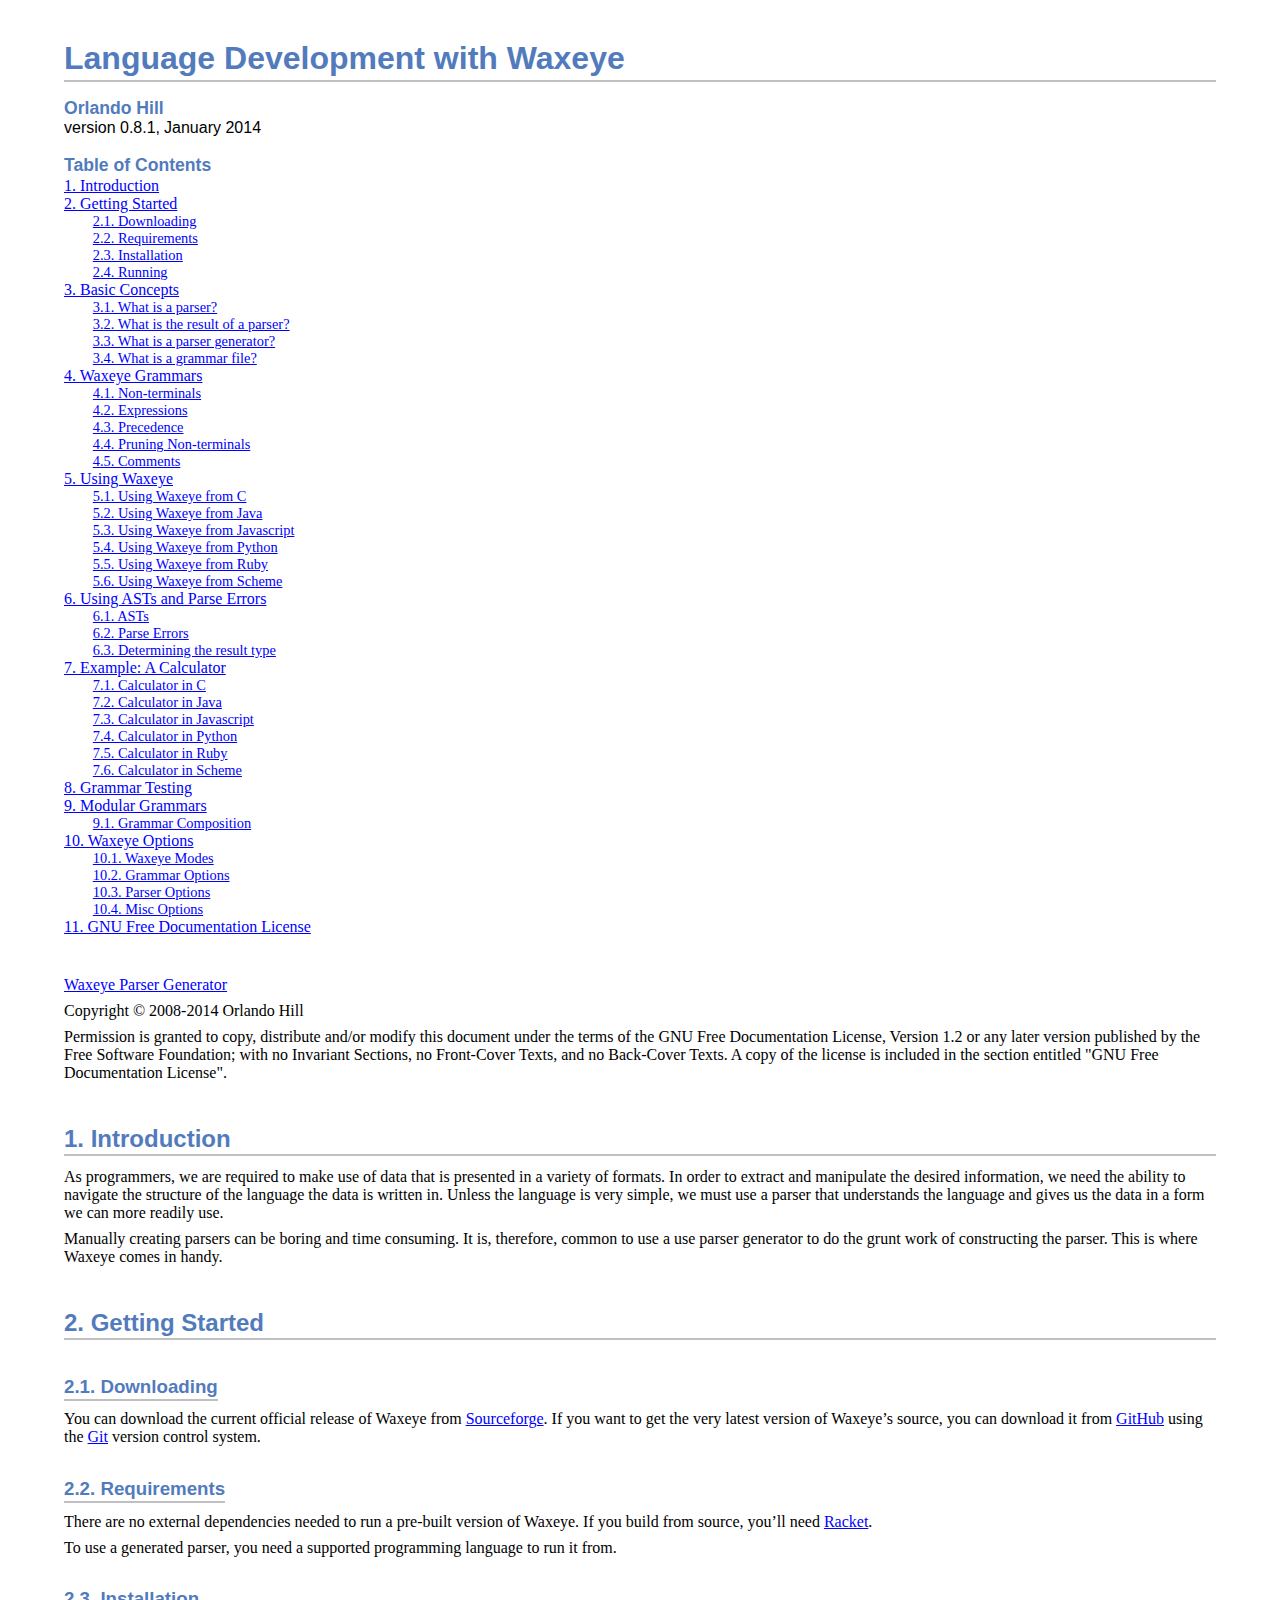
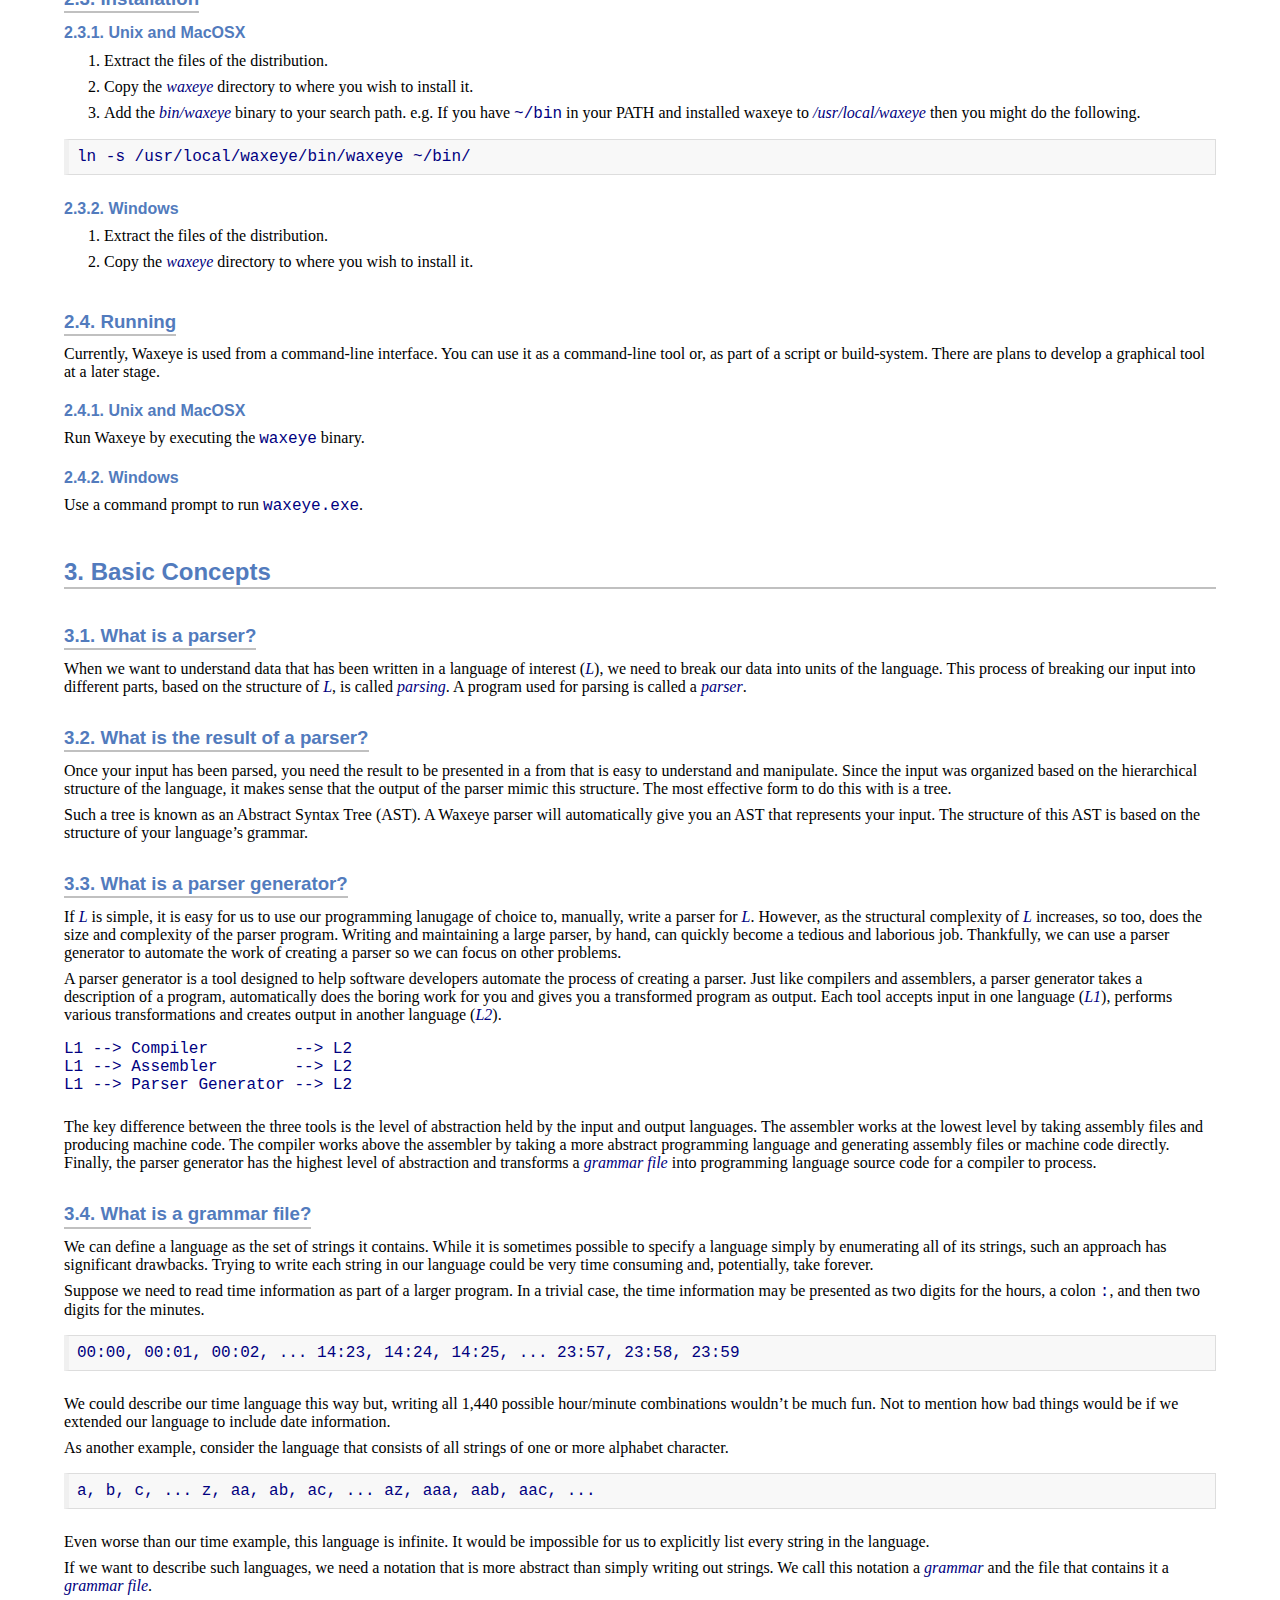
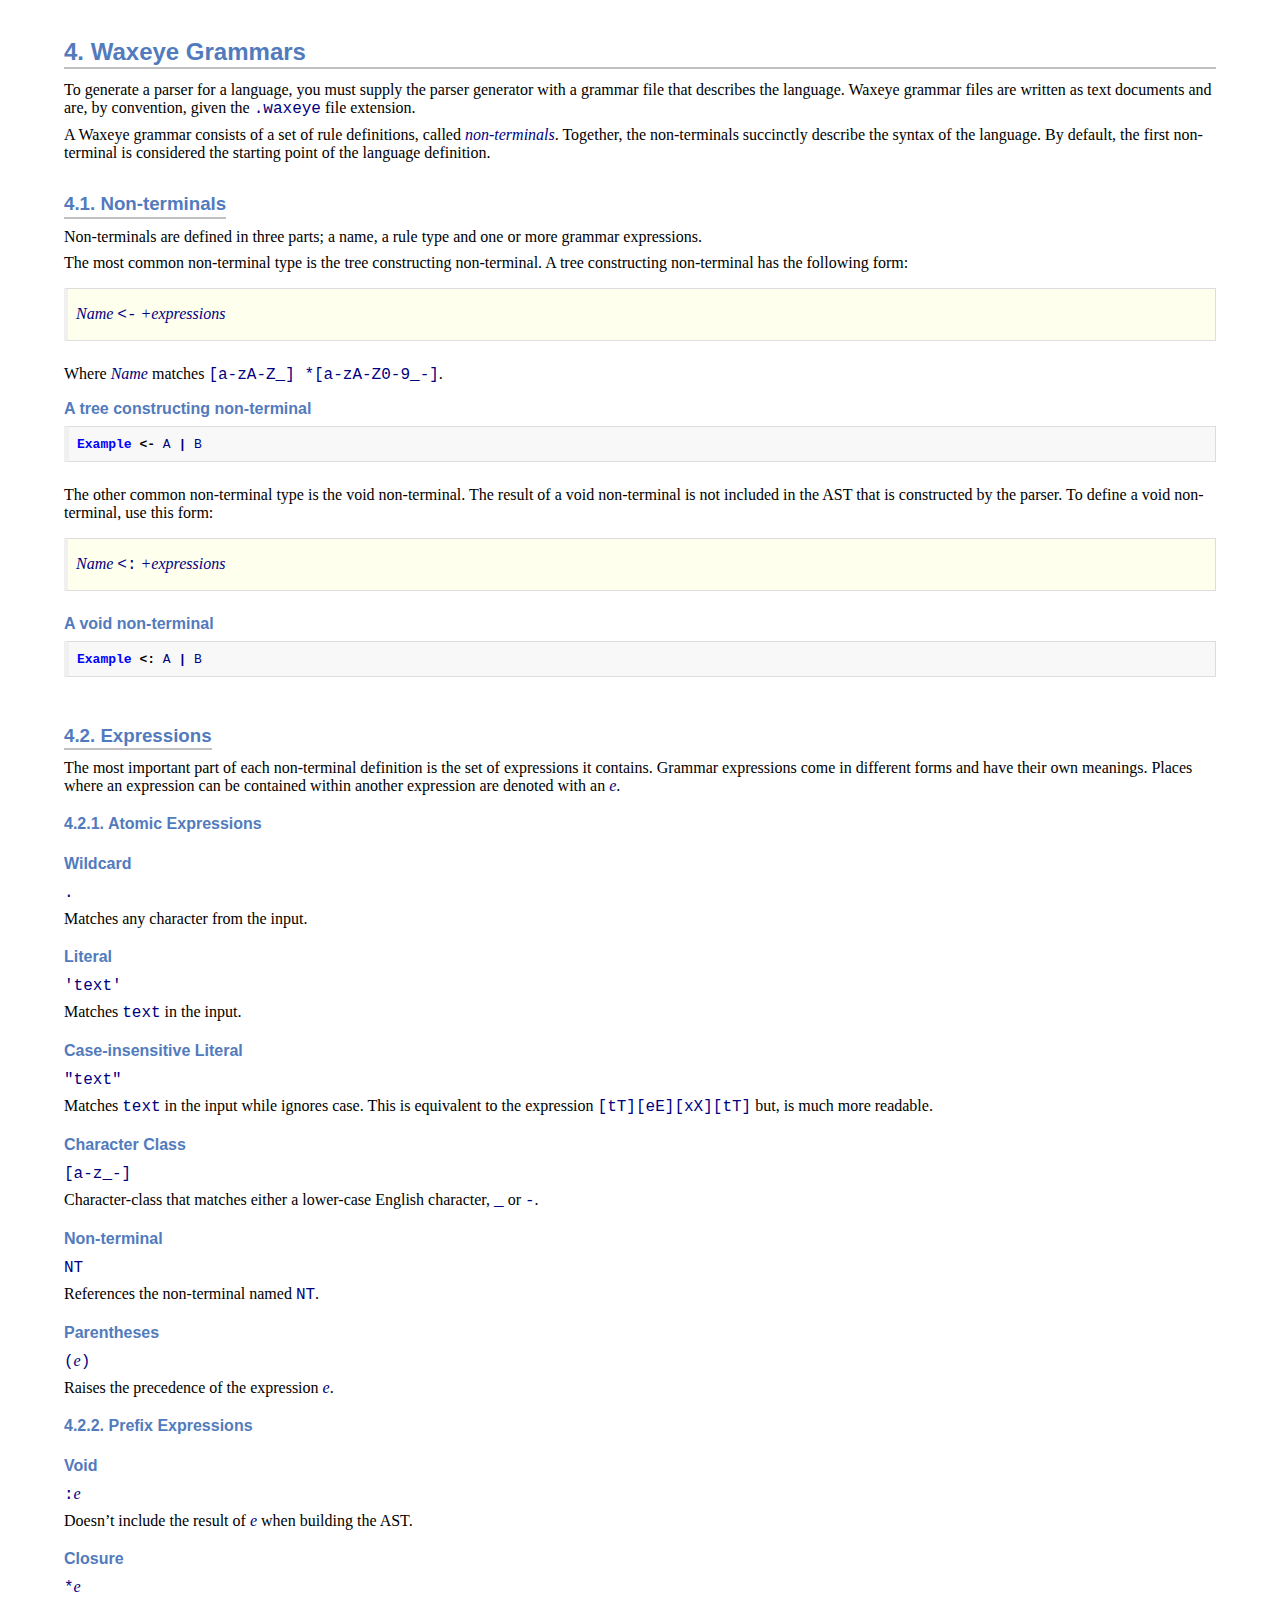
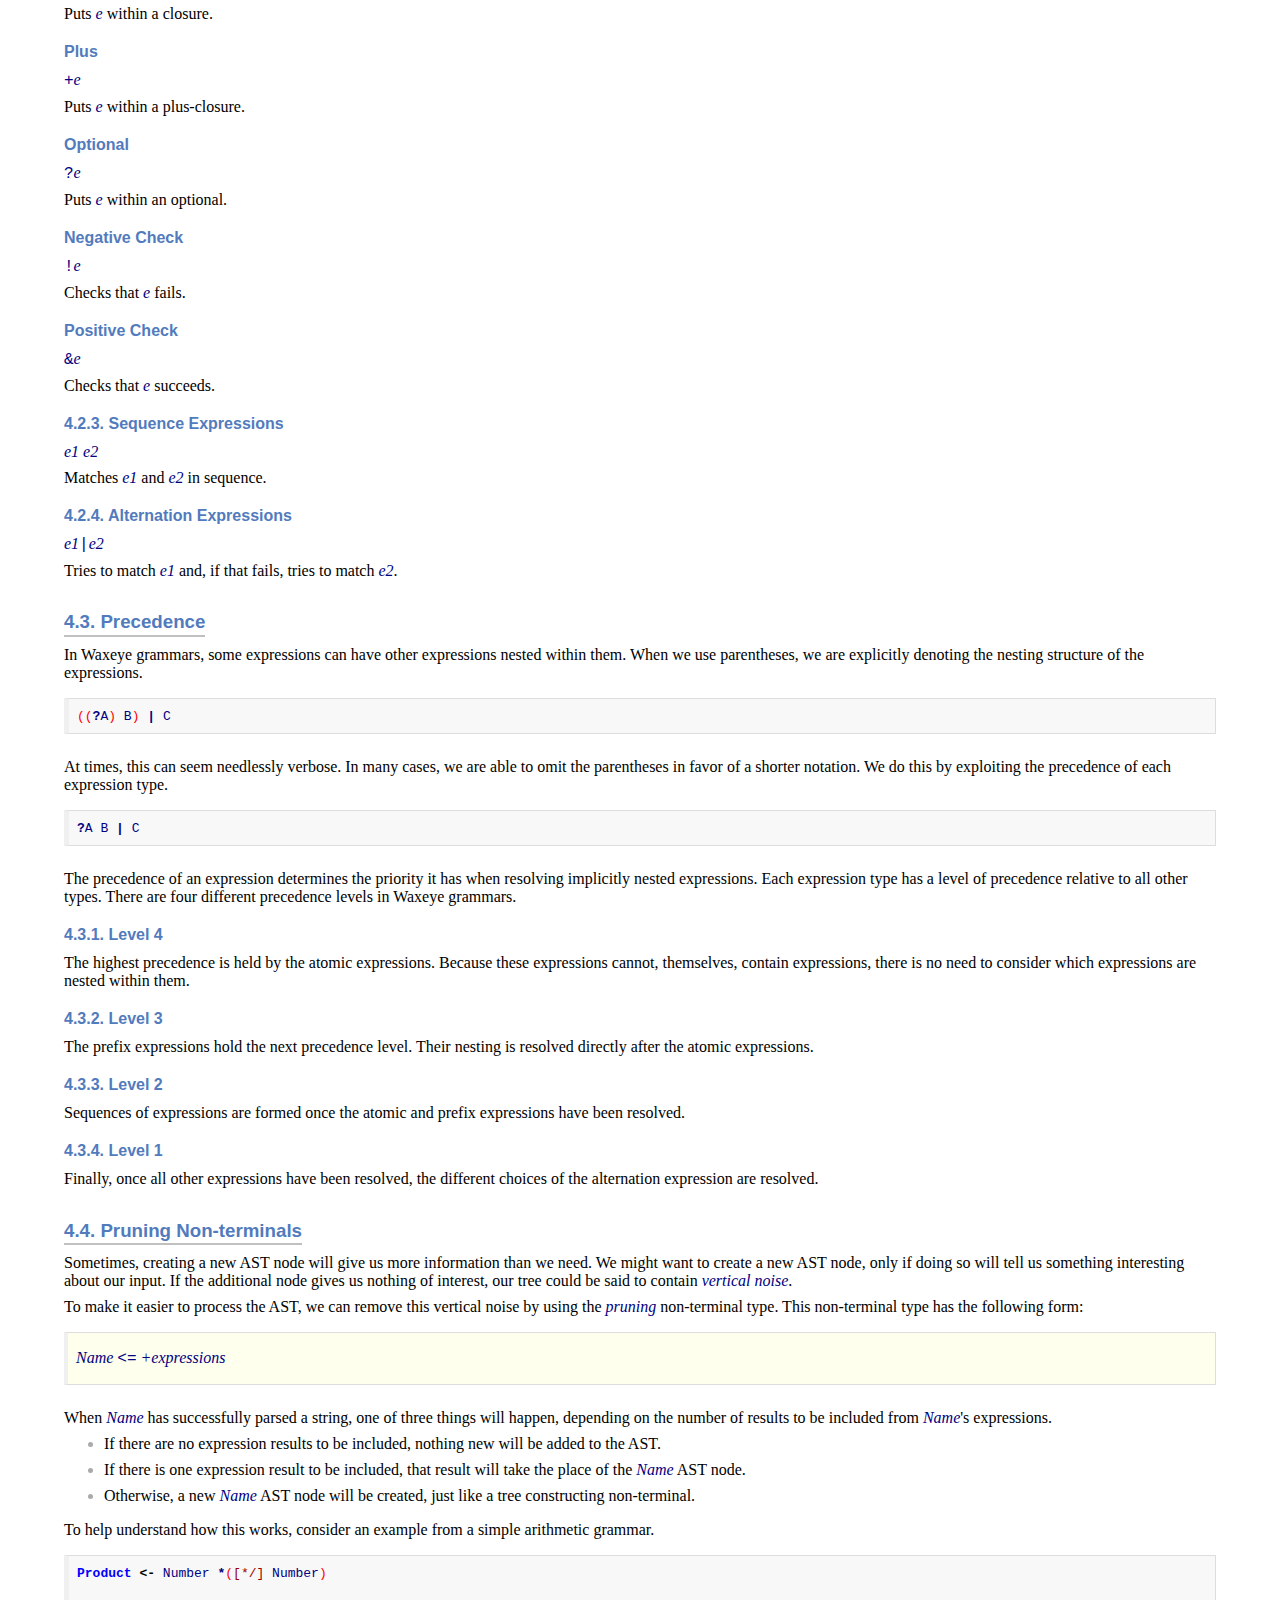
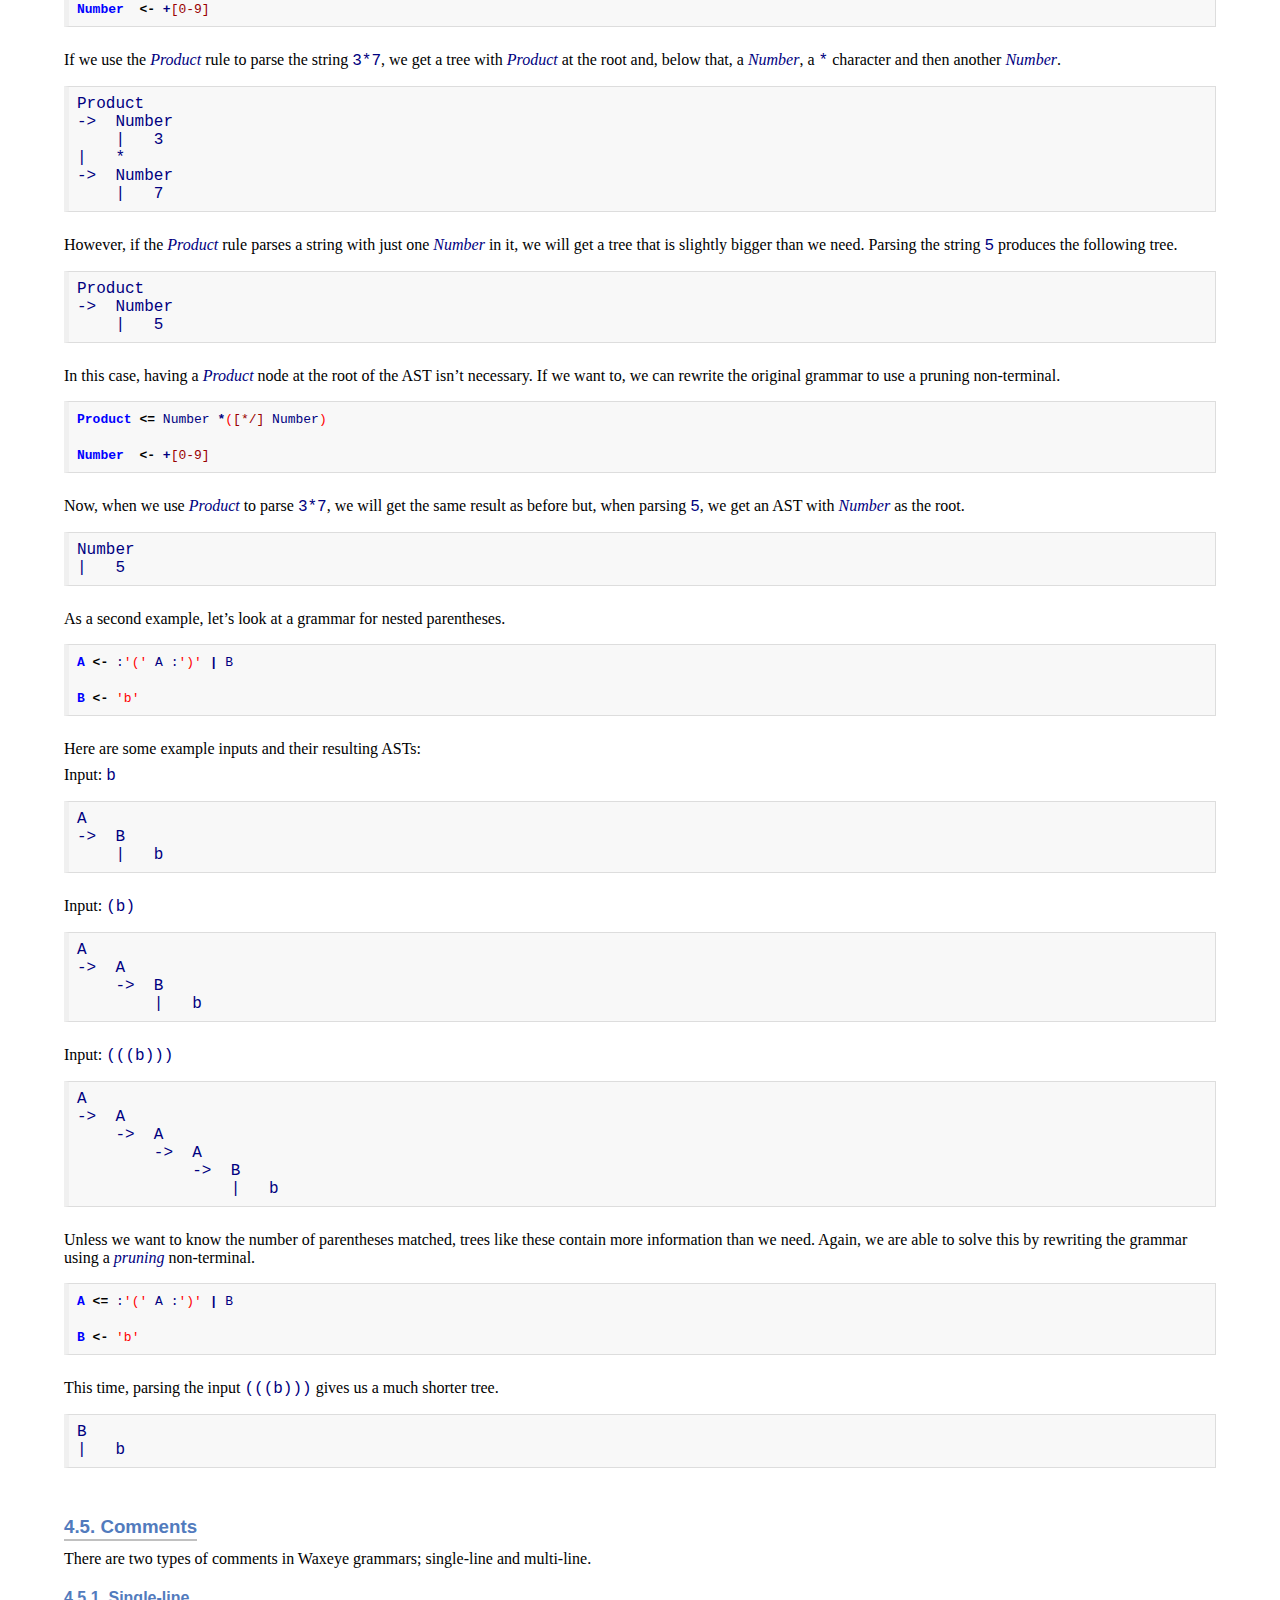
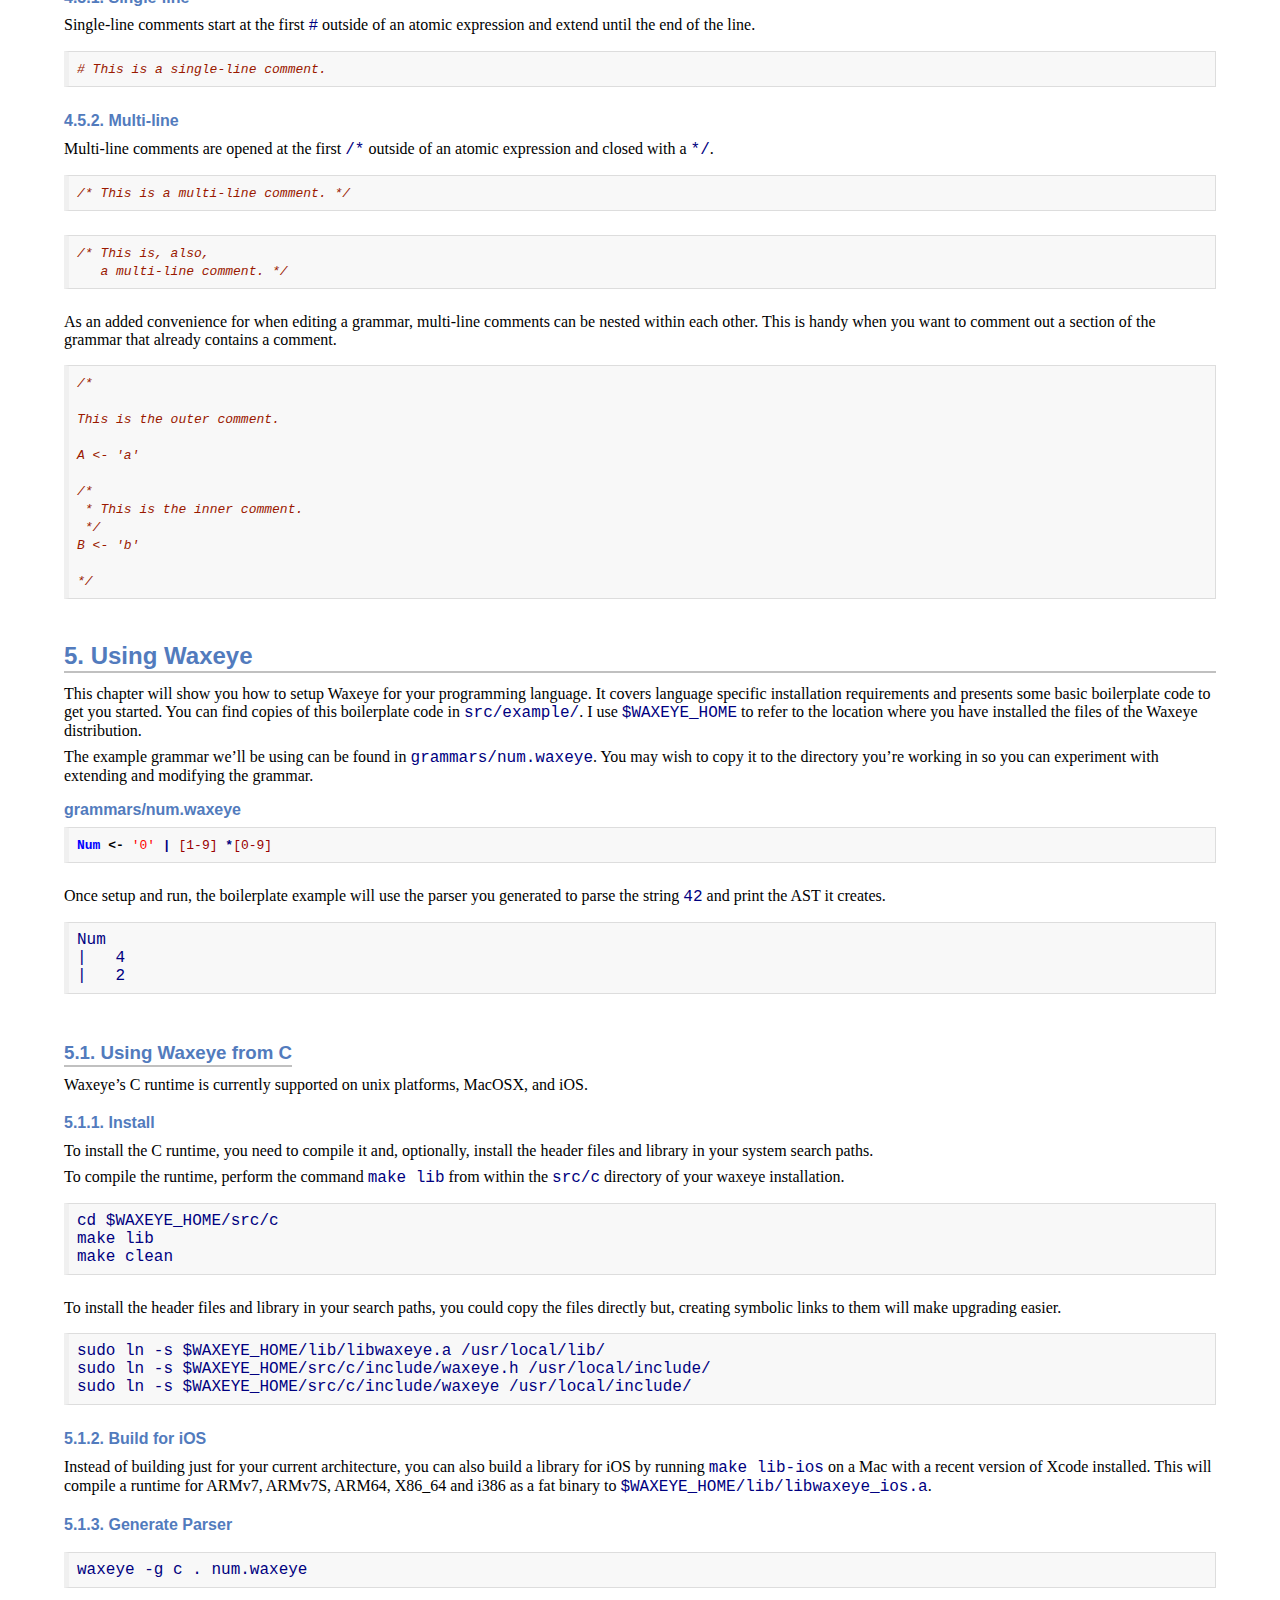
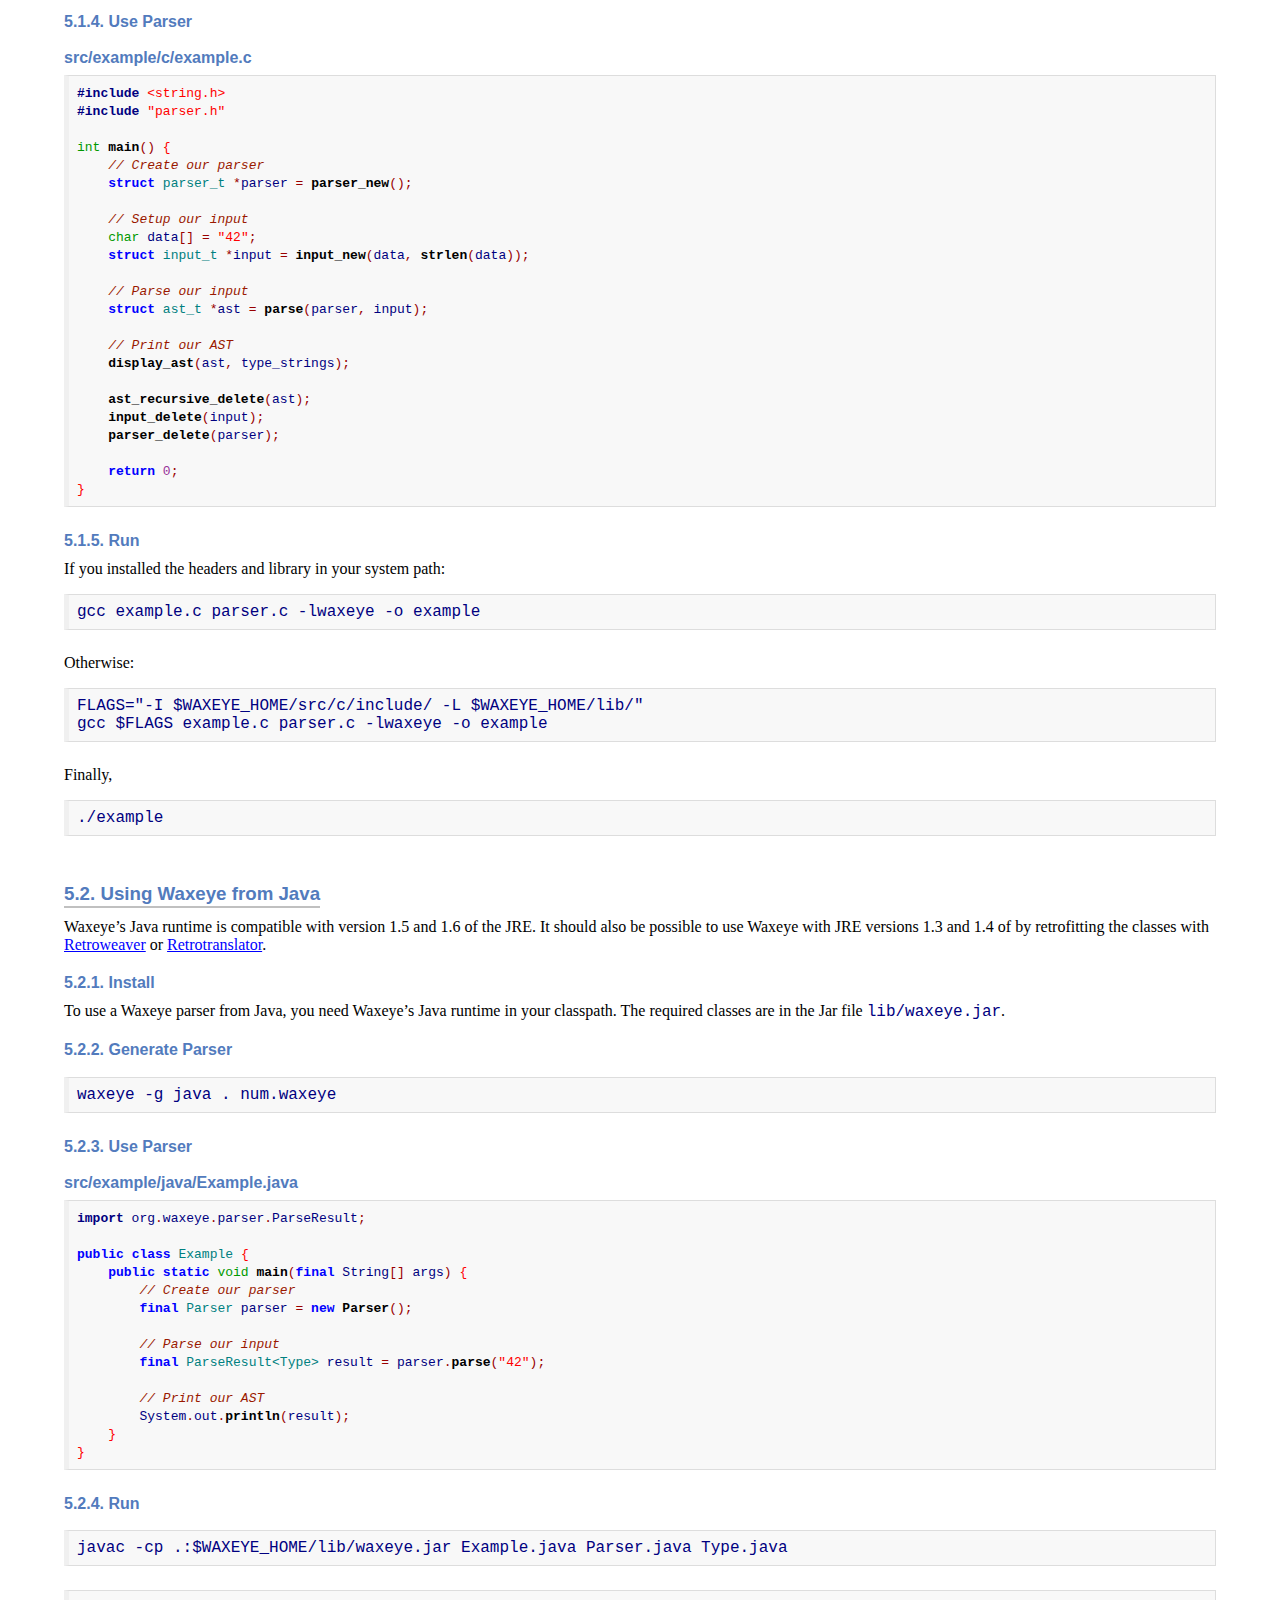
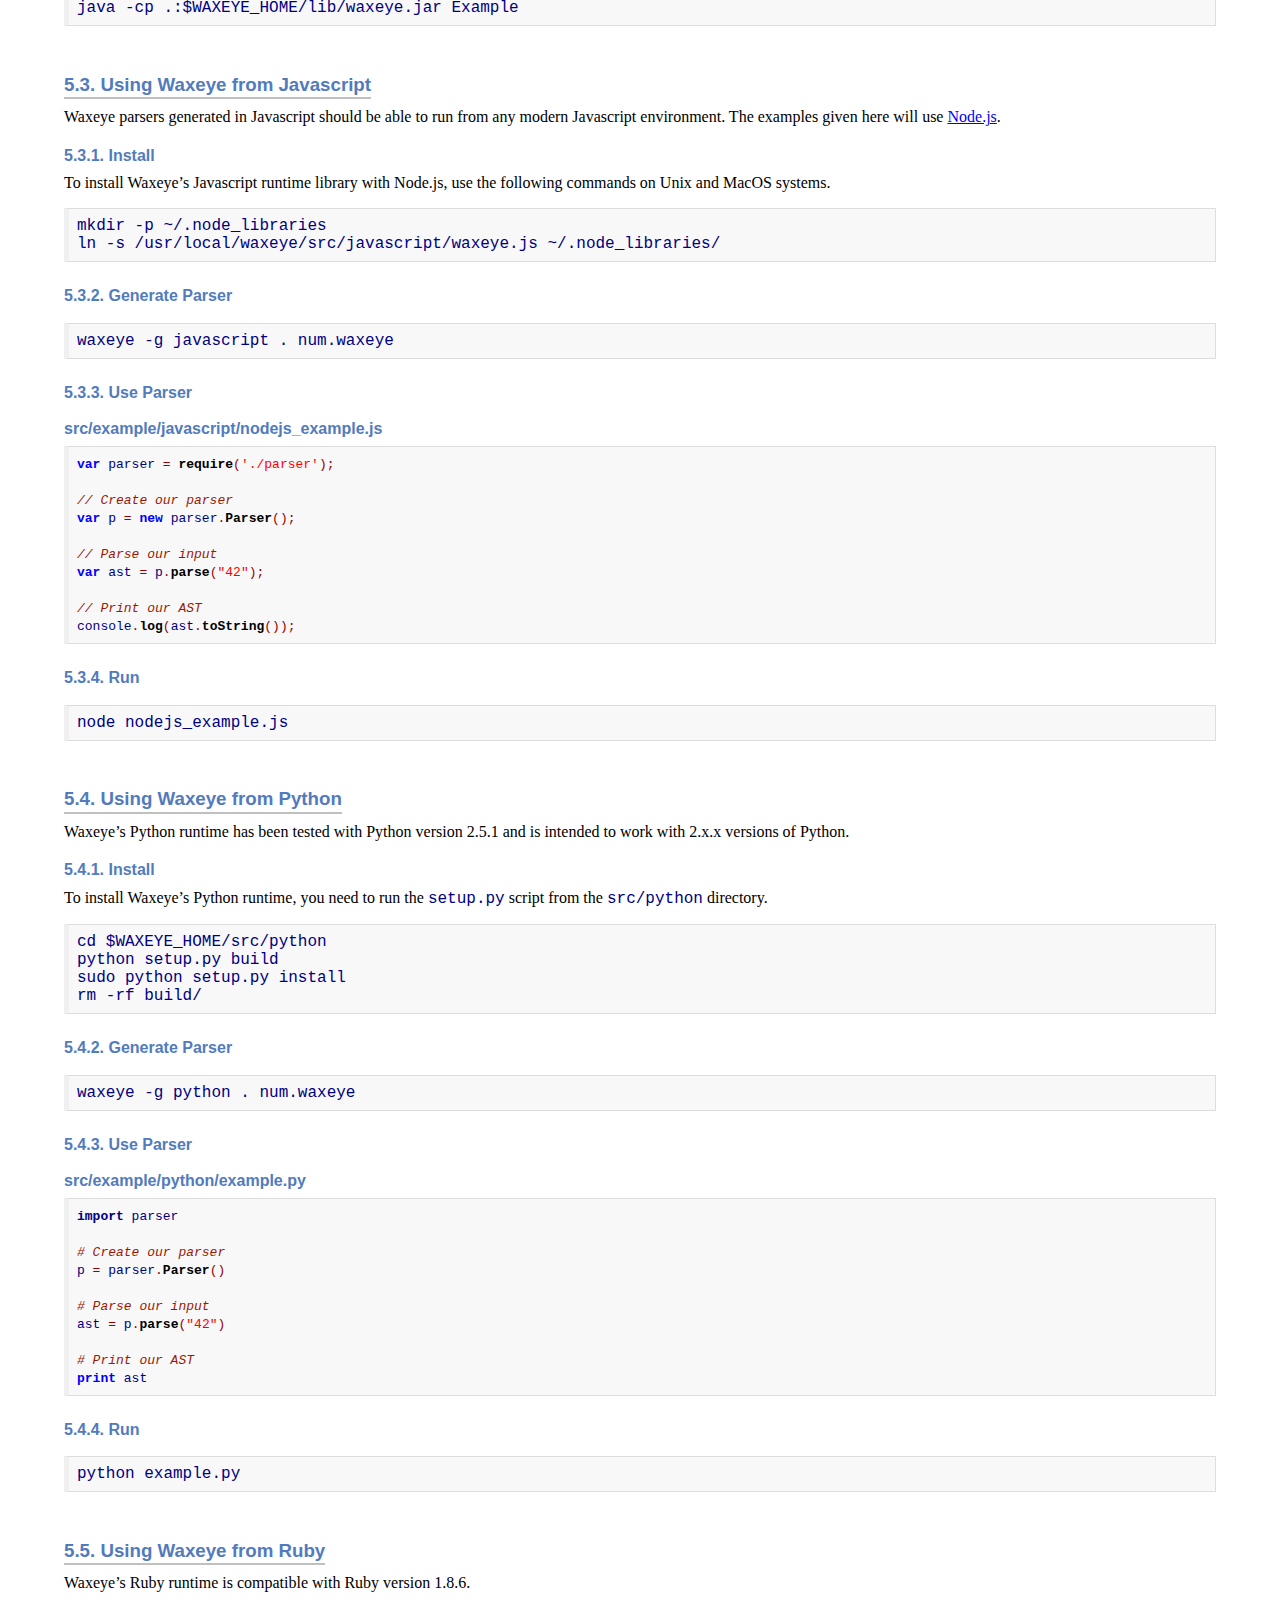
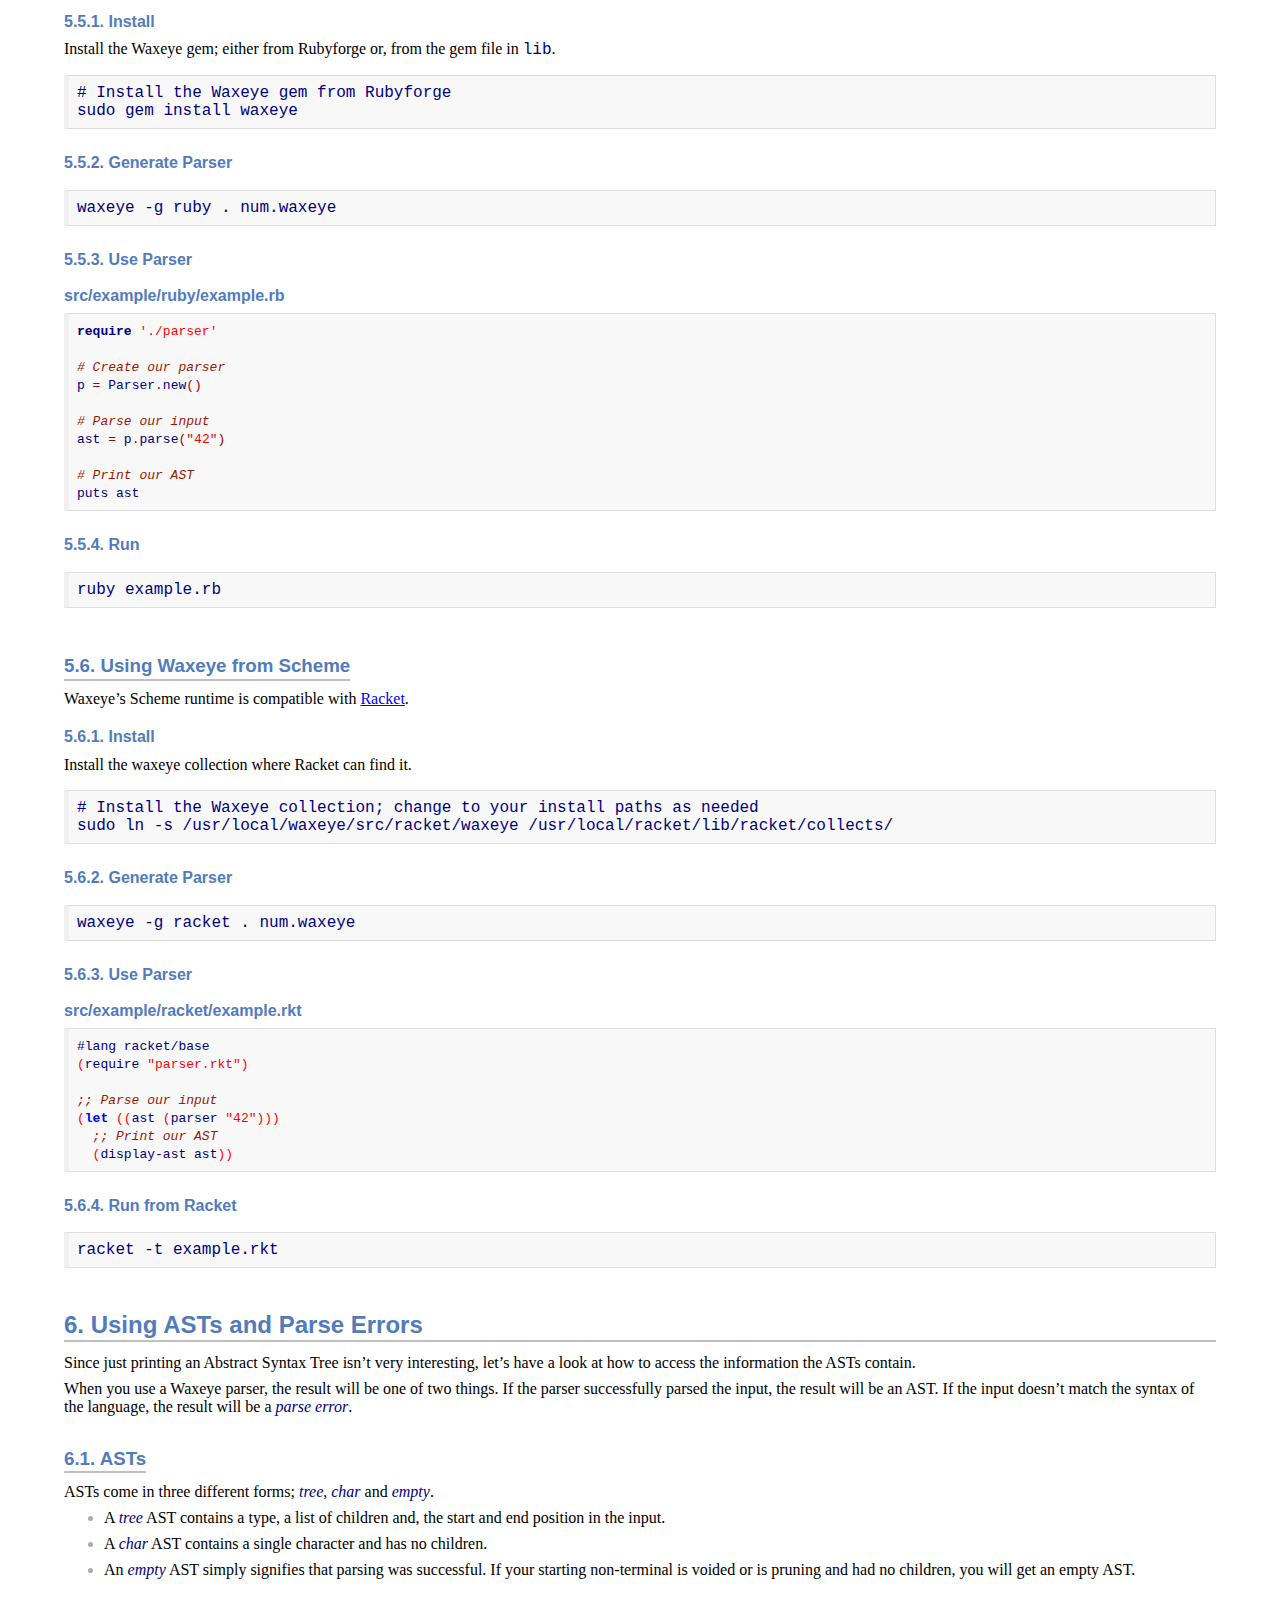
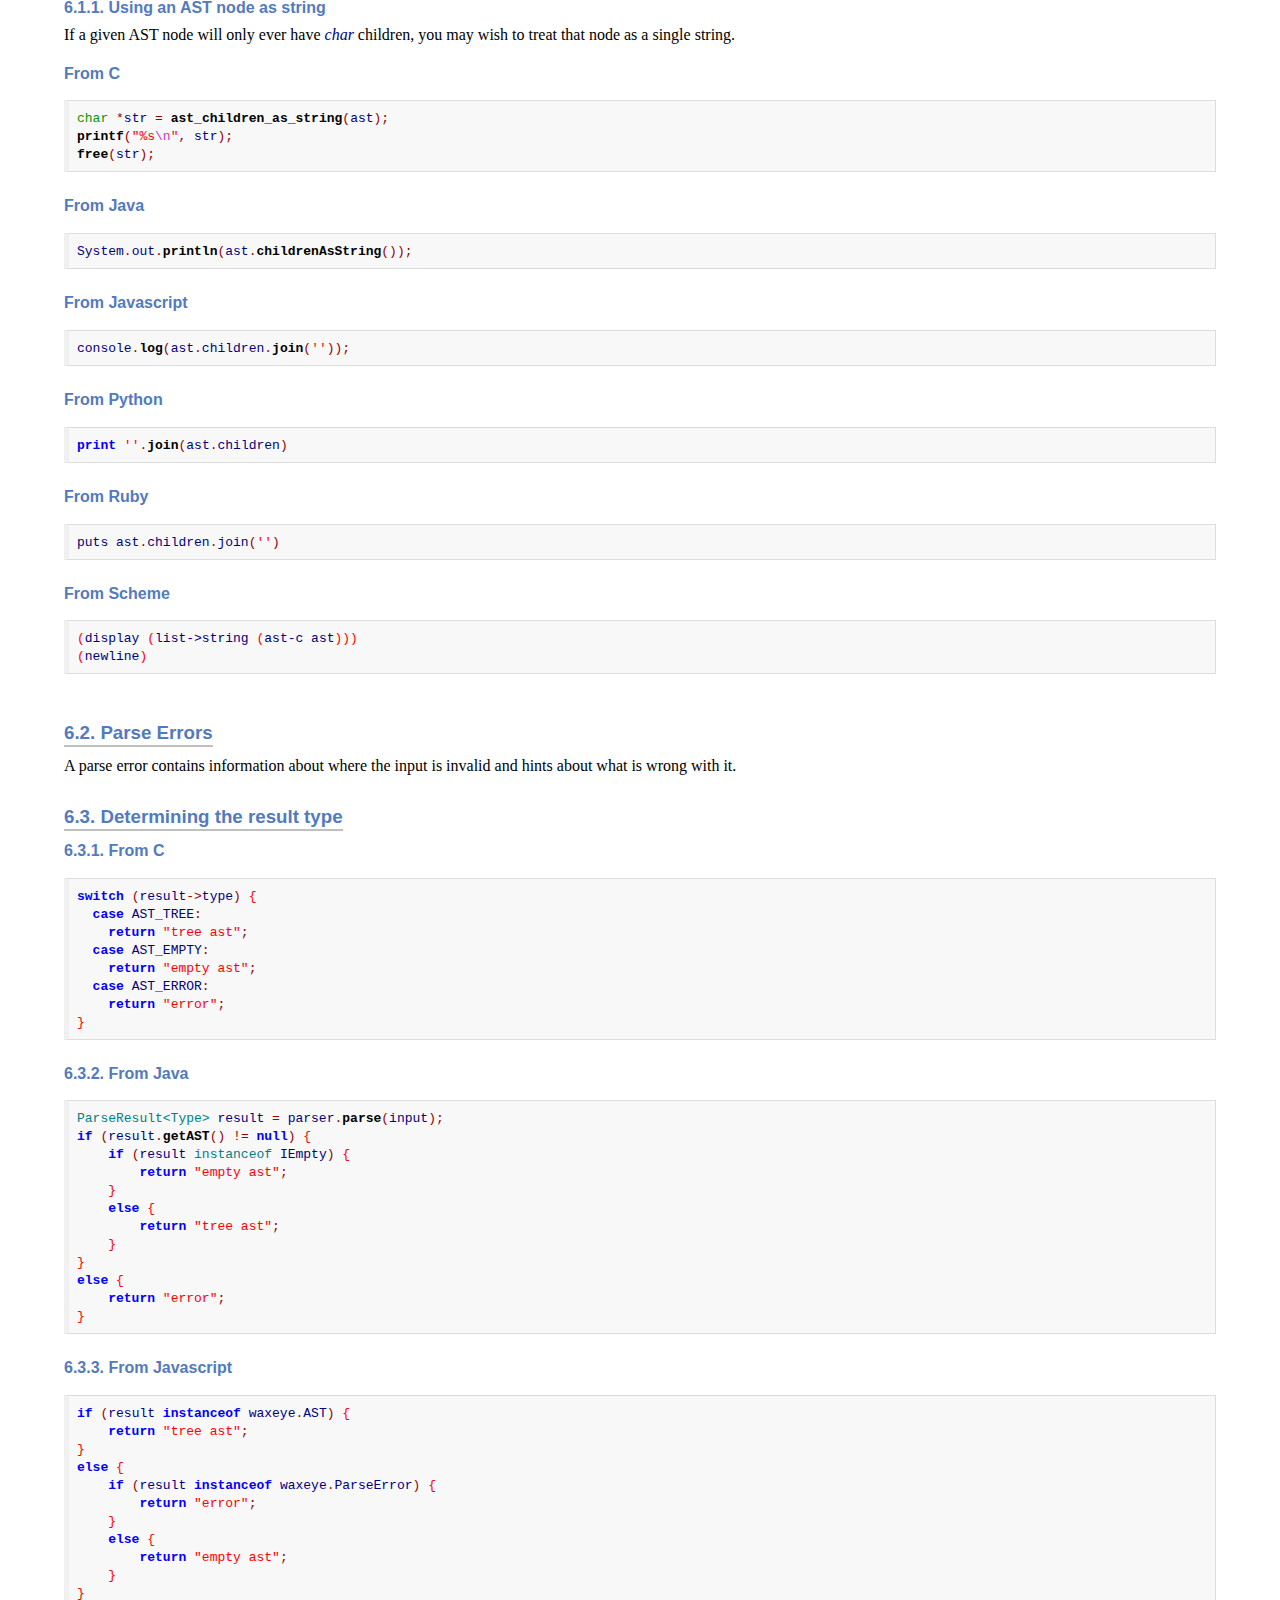
<file: genfiles/manual.html>
<?xml version="1.0" encoding="UTF-8"?>
<!DOCTYPE html PUBLIC "-//W3C//DTD XHTML 1.1//EN"
    "http://www.w3.org/TR/xhtml11/DTD/xhtml11.dtd">
<html xmlns="http://www.w3.org/1999/xhtml" xml:lang="en">
<head>
<meta http-equiv="Content-Type" content="application/xhtml+xml; charset=UTF-8" />
<meta name="generator" content="AsciiDoc 8.6.9" />
<title>Language Development with Waxeye</title>
<style type="text/css">
/* Shared CSS for AsciiDoc xhtml11 and html5 backends */

/* Default font. */
body {
  font-family: Georgia,serif;
}

/* Title font. */
h1, h2, h3, h4, h5, h6,
div.title, caption.title,
thead, p.table.header,
#toctitle,
#author, #revnumber, #revdate, #revremark,
#footer {
  font-family: Arial,Helvetica,sans-serif;
}

body {
  margin: 1em 5% 1em 5%;
}

a {
  color: blue;
  text-decoration: underline;
}
a:visited {
  color: fuchsia;
}

em {
  font-style: italic;
  color: navy;
}

strong {
  font-weight: bold;
  color: #083194;
}

h1, h2, h3, h4, h5, h6 {
  color: #527bbd;
  margin-top: 1.2em;
  margin-bottom: 0.5em;
  line-height: 1.3;
}

h1, h2, h3 {
  border-bottom: 2px solid silver;
}
h2 {
  padding-top: 0.5em;
}
h3 {
  float: left;
}
h3 + * {
  clear: left;
}
h5 {
  font-size: 1.0em;
}

div.sectionbody {
  margin-left: 0;
}

hr {
  border: 1px solid silver;
}

p {
  margin-top: 0.5em;
  margin-bottom: 0.5em;
}

ul, ol, li > p {
  margin-top: 0;
}
ul > li     { color: #aaa; }
ul > li > * { color: black; }

.monospaced, code, pre {
  font-family: "Courier New", Courier, monospace;
  font-size: inherit;
  color: navy;
  padding: 0;
  margin: 0;
}
pre {
  white-space: pre-wrap;
}

#author {
  color: #527bbd;
  font-weight: bold;
  font-size: 1.1em;
}
#email {
}
#revnumber, #revdate, #revremark {
}

#footer {
  font-size: small;
  border-top: 2px solid silver;
  padding-top: 0.5em;
  margin-top: 4.0em;
}
#footer-text {
  float: left;
  padding-bottom: 0.5em;
}
#footer-badges {
  float: right;
  padding-bottom: 0.5em;
}

#preamble {
  margin-top: 1.5em;
  margin-bottom: 1.5em;
}
div.imageblock, div.exampleblock, div.verseblock,
div.quoteblock, div.literalblock, div.listingblock, div.sidebarblock,
div.admonitionblock {
  margin-top: 1.0em;
  margin-bottom: 1.5em;
}
div.admonitionblock {
  margin-top: 2.0em;
  margin-bottom: 2.0em;
  margin-right: 10%;
  color: #606060;
}

div.content { /* Block element content. */
  padding: 0;
}

/* Block element titles. */
div.title, caption.title {
  color: #527bbd;
  font-weight: bold;
  text-align: left;
  margin-top: 1.0em;
  margin-bottom: 0.5em;
}
div.title + * {
  margin-top: 0;
}

td div.title:first-child {
  margin-top: 0.0em;
}
div.content div.title:first-child {
  margin-top: 0.0em;
}
div.content + div.title {
  margin-top: 0.0em;
}

div.sidebarblock > div.content {
  background: #ffffee;
  border: 1px solid #dddddd;
  border-left: 4px solid #f0f0f0;
  padding: 0.5em;
}

div.listingblock > div.content {
  border: 1px solid #dddddd;
  border-left: 5px solid #f0f0f0;
  background: #f8f8f8;
  padding: 0.5em;
}

div.quoteblock, div.verseblock {
  padding-left: 1.0em;
  margin-left: 1.0em;
  margin-right: 10%;
  border-left: 5px solid #f0f0f0;
  color: #888;
}

div.quoteblock > div.attribution {
  padding-top: 0.5em;
  text-align: right;
}

div.verseblock > pre.content {
  font-family: inherit;
  font-size: inherit;
}
div.verseblock > div.attribution {
  padding-top: 0.75em;
  text-align: left;
}
/* DEPRECATED: Pre version 8.2.7 verse style literal block. */
div.verseblock + div.attribution {
  text-align: left;
}

div.admonitionblock .icon {
  vertical-align: top;
  font-size: 1.1em;
  font-weight: bold;
  text-decoration: underline;
  color: #527bbd;
  padding-right: 0.5em;
}
div.admonitionblock td.content {
  padding-left: 0.5em;
  border-left: 3px solid #dddddd;
}

div.exampleblock > div.content {
  border-left: 3px solid #dddddd;
  padding-left: 0.5em;
}

div.imageblock div.content { padding-left: 0; }
span.image img { border-style: none; vertical-align: text-bottom; }
a.image:visited { color: white; }

dl {
  margin-top: 0.8em;
  margin-bottom: 0.8em;
}
dt {
  margin-top: 0.5em;
  margin-bottom: 0;
  font-style: normal;
  color: navy;
}
dd > *:first-child {
  margin-top: 0.1em;
}

ul, ol {
    list-style-position: outside;
}
ol.arabic {
  list-style-type: decimal;
}
ol.loweralpha {
  list-style-type: lower-alpha;
}
ol.upperalpha {
  list-style-type: upper-alpha;
}
ol.lowerroman {
  list-style-type: lower-roman;
}
ol.upperroman {
  list-style-type: upper-roman;
}

div.compact ul, div.compact ol,
div.compact p, div.compact p,
div.compact div, div.compact div {
  margin-top: 0.1em;
  margin-bottom: 0.1em;
}

tfoot {
  font-weight: bold;
}
td > div.verse {
  white-space: pre;
}

div.hdlist {
  margin-top: 0.8em;
  margin-bottom: 0.8em;
}
div.hdlist tr {
  padding-bottom: 15px;
}
dt.hdlist1.strong, td.hdlist1.strong {
  font-weight: bold;
}
td.hdlist1 {
  vertical-align: top;
  font-style: normal;
  padding-right: 0.8em;
  color: navy;
}
td.hdlist2 {
  vertical-align: top;
}
div.hdlist.compact tr {
  margin: 0;
  padding-bottom: 0;
}

.comment {
  background: yellow;
}

.footnote, .footnoteref {
  font-size: 0.8em;
}

span.footnote, span.footnoteref {
  vertical-align: super;
}

#footnotes {
  margin: 20px 0 20px 0;
  padding: 7px 0 0 0;
}

#footnotes div.footnote {
  margin: 0 0 5px 0;
}

#footnotes hr {
  border: none;
  border-top: 1px solid silver;
  height: 1px;
  text-align: left;
  margin-left: 0;
  width: 20%;
  min-width: 100px;
}

div.colist td {
  padding-right: 0.5em;
  padding-bottom: 0.3em;
  vertical-align: top;
}
div.colist td img {
  margin-top: 0.3em;
}

@media print {
  #footer-badges { display: none; }
}

#toc {
  margin-bottom: 2.5em;
}

#toctitle {
  color: #527bbd;
  font-size: 1.1em;
  font-weight: bold;
  margin-top: 1.0em;
  margin-bottom: 0.1em;
}

div.toclevel0, div.toclevel1, div.toclevel2, div.toclevel3, div.toclevel4 {
  margin-top: 0;
  margin-bottom: 0;
}
div.toclevel2 {
  margin-left: 2em;
  font-size: 0.9em;
}
div.toclevel3 {
  margin-left: 4em;
  font-size: 0.9em;
}
div.toclevel4 {
  margin-left: 6em;
  font-size: 0.9em;
}

span.aqua { color: aqua; }
span.black { color: black; }
span.blue { color: blue; }
span.fuchsia { color: fuchsia; }
span.gray { color: gray; }
span.green { color: green; }
span.lime { color: lime; }
span.maroon { color: maroon; }
span.navy { color: navy; }
span.olive { color: olive; }
span.purple { color: purple; }
span.red { color: red; }
span.silver { color: silver; }
span.teal { color: teal; }
span.white { color: white; }
span.yellow { color: yellow; }

span.aqua-background { background: aqua; }
span.black-background { background: black; }
span.blue-background { background: blue; }
span.fuchsia-background { background: fuchsia; }
span.gray-background { background: gray; }
span.green-background { background: green; }
span.lime-background { background: lime; }
span.maroon-background { background: maroon; }
span.navy-background { background: navy; }
span.olive-background { background: olive; }
span.purple-background { background: purple; }
span.red-background { background: red; }
span.silver-background { background: silver; }
span.teal-background { background: teal; }
span.white-background { background: white; }
span.yellow-background { background: yellow; }

span.big { font-size: 2em; }
span.small { font-size: 0.6em; }

span.underline { text-decoration: underline; }
span.overline { text-decoration: overline; }
span.line-through { text-decoration: line-through; }

div.unbreakable { page-break-inside: avoid; }


/*
 * xhtml11 specific
 *
 * */

div.tableblock {
  margin-top: 1.0em;
  margin-bottom: 1.5em;
}
div.tableblock > table {
  border: 3px solid #527bbd;
}
thead, p.table.header {
  font-weight: bold;
  color: #527bbd;
}
p.table {
  margin-top: 0;
}
/* Because the table frame attribute is overriden by CSS in most browsers. */
div.tableblock > table[frame="void"] {
  border-style: none;
}
div.tableblock > table[frame="hsides"] {
  border-left-style: none;
  border-right-style: none;
}
div.tableblock > table[frame="vsides"] {
  border-top-style: none;
  border-bottom-style: none;
}


/*
 * html5 specific
 *
 * */

table.tableblock {
  margin-top: 1.0em;
  margin-bottom: 1.5em;
}
thead, p.tableblock.header {
  font-weight: bold;
  color: #527bbd;
}
p.tableblock {
  margin-top: 0;
}
table.tableblock {
  border-width: 3px;
  border-spacing: 0px;
  border-style: solid;
  border-color: #527bbd;
  border-collapse: collapse;
}
th.tableblock, td.tableblock {
  border-width: 1px;
  padding: 4px;
  border-style: solid;
  border-color: #527bbd;
}

table.tableblock.frame-topbot {
  border-left-style: hidden;
  border-right-style: hidden;
}
table.tableblock.frame-sides {
  border-top-style: hidden;
  border-bottom-style: hidden;
}
table.tableblock.frame-none {
  border-style: hidden;
}

th.tableblock.halign-left, td.tableblock.halign-left {
  text-align: left;
}
th.tableblock.halign-center, td.tableblock.halign-center {
  text-align: center;
}
th.tableblock.halign-right, td.tableblock.halign-right {
  text-align: right;
}

th.tableblock.valign-top, td.tableblock.valign-top {
  vertical-align: top;
}
th.tableblock.valign-middle, td.tableblock.valign-middle {
  vertical-align: middle;
}
th.tableblock.valign-bottom, td.tableblock.valign-bottom {
  vertical-align: bottom;
}


/*
 * manpage specific
 *
 * */

body.manpage h1 {
  padding-top: 0.5em;
  padding-bottom: 0.5em;
  border-top: 2px solid silver;
  border-bottom: 2px solid silver;
}
body.manpage h2 {
  border-style: none;
}
body.manpage div.sectionbody {
  margin-left: 3em;
}

@media print {
  body.manpage div#toc { display: none; }
}


</style>
<script type="text/javascript">
/*<![CDATA[*/
var asciidoc = {  // Namespace.

/////////////////////////////////////////////////////////////////////
// Table Of Contents generator
/////////////////////////////////////////////////////////////////////

/* Author: Mihai Bazon, September 2002
 * http://students.infoiasi.ro/~mishoo
 *
 * Table Of Content generator
 * Version: 0.4
 *
 * Feel free to use this script under the terms of the GNU General Public
 * License, as long as you do not remove or alter this notice.
 */

 /* modified by Troy D. Hanson, September 2006. License: GPL */
 /* modified by Stuart Rackham, 2006, 2009. License: GPL */

// toclevels = 1..4.
toc: function (toclevels) {

  function getText(el) {
    var text = "";
    for (var i = el.firstChild; i != null; i = i.nextSibling) {
      if (i.nodeType == 3 /* Node.TEXT_NODE */) // IE doesn't speak constants.
        text += i.data;
      else if (i.firstChild != null)
        text += getText(i);
    }
    return text;
  }

  function TocEntry(el, text, toclevel) {
    this.element = el;
    this.text = text;
    this.toclevel = toclevel;
  }

  function tocEntries(el, toclevels) {
    var result = new Array;
    var re = new RegExp('[hH]([1-'+(toclevels+1)+'])');
    // Function that scans the DOM tree for header elements (the DOM2
    // nodeIterator API would be a better technique but not supported by all
    // browsers).
    var iterate = function (el) {
      for (var i = el.firstChild; i != null; i = i.nextSibling) {
        if (i.nodeType == 1 /* Node.ELEMENT_NODE */) {
          var mo = re.exec(i.tagName);
          if (mo && (i.getAttribute("class") || i.getAttribute("className")) != "float") {
            result[result.length] = new TocEntry(i, getText(i), mo[1]-1);
          }
          iterate(i);
        }
      }
    }
    iterate(el);
    return result;
  }

  var toc = document.getElementById("toc");
  if (!toc) {
    return;
  }

  // Delete existing TOC entries in case we're reloading the TOC.
  var tocEntriesToRemove = [];
  var i;
  for (i = 0; i < toc.childNodes.length; i++) {
    var entry = toc.childNodes[i];
    if (entry.nodeName.toLowerCase() == 'div'
     && entry.getAttribute("class")
     && entry.getAttribute("class").match(/^toclevel/))
      tocEntriesToRemove.push(entry);
  }
  for (i = 0; i < tocEntriesToRemove.length; i++) {
    toc.removeChild(tocEntriesToRemove[i]);
  }

  // Rebuild TOC entries.
  var entries = tocEntries(document.getElementById("content"), toclevels);
  for (var i = 0; i < entries.length; ++i) {
    var entry = entries[i];
    if (entry.element.id == "")
      entry.element.id = "_toc_" + i;
    var a = document.createElement("a");
    a.href = "#" + entry.element.id;
    a.appendChild(document.createTextNode(entry.text));
    var div = document.createElement("div");
    div.appendChild(a);
    div.className = "toclevel" + entry.toclevel;
    toc.appendChild(div);
  }
  if (entries.length == 0)
    toc.parentNode.removeChild(toc);
},


/////////////////////////////////////////////////////////////////////
// Footnotes generator
/////////////////////////////////////////////////////////////////////

/* Based on footnote generation code from:
 * http://www.brandspankingnew.net/archive/2005/07/format_footnote.html
 */

footnotes: function () {
  // Delete existing footnote entries in case we're reloading the footnodes.
  var i;
  var noteholder = document.getElementById("footnotes");
  if (!noteholder) {
    return;
  }
  var entriesToRemove = [];
  for (i = 0; i < noteholder.childNodes.length; i++) {
    var entry = noteholder.childNodes[i];
    if (entry.nodeName.toLowerCase() == 'div' && entry.getAttribute("class") == "footnote")
      entriesToRemove.push(entry);
  }
  for (i = 0; i < entriesToRemove.length; i++) {
    noteholder.removeChild(entriesToRemove[i]);
  }

  // Rebuild footnote entries.
  var cont = document.getElementById("content");
  var spans = cont.getElementsByTagName("span");
  var refs = {};
  var n = 0;
  for (i=0; i<spans.length; i++) {
    if (spans[i].className == "footnote") {
      n++;
      var note = spans[i].getAttribute("data-note");
      if (!note) {
        // Use [\s\S] in place of . so multi-line matches work.
        // Because JavaScript has no s (dotall) regex flag.
        note = spans[i].innerHTML.match(/\s*\[([\s\S]*)]\s*/)[1];
        spans[i].innerHTML =
          "[<a id='_footnoteref_" + n + "' href='#_footnote_" + n +
          "' title='View footnote' class='footnote'>" + n + "</a>]";
        spans[i].setAttribute("data-note", note);
      }
      noteholder.innerHTML +=
        "<div class='footnote' id='_footnote_" + n + "'>" +
        "<a href='#_footnoteref_" + n + "' title='Return to text'>" +
        n + "</a>. " + note + "</div>";
      var id =spans[i].getAttribute("id");
      if (id != null) refs["#"+id] = n;
    }
  }
  if (n == 0)
    noteholder.parentNode.removeChild(noteholder);
  else {
    // Process footnoterefs.
    for (i=0; i<spans.length; i++) {
      if (spans[i].className == "footnoteref") {
        var href = spans[i].getElementsByTagName("a")[0].getAttribute("href");
        href = href.match(/#.*/)[0];  // Because IE return full URL.
        n = refs[href];
        spans[i].innerHTML =
          "[<a href='#_footnote_" + n +
          "' title='View footnote' class='footnote'>" + n + "</a>]";
      }
    }
  }
},

install: function(toclevels) {
  var timerId;

  function reinstall() {
    asciidoc.footnotes();
    if (toclevels) {
      asciidoc.toc(toclevels);
    }
  }

  function reinstallAndRemoveTimer() {
    clearInterval(timerId);
    reinstall();
  }

  timerId = setInterval(reinstall, 500);
  if (document.addEventListener)
    document.addEventListener("DOMContentLoaded", reinstallAndRemoveTimer, false);
  else
    window.onload = reinstallAndRemoveTimer;
}

}
asciidoc.install(2);
/*]]>*/
</script>
</head>
<body class="article">
<div id="header">
<h1>Language Development with Waxeye</h1>
<span id="author">Orlando Hill</span><br />
<span id="revnumber">version 0.8.1,</span>
<span id="revdate">January 2014</span>
<div id="toc">
  <div id="toctitle">Table of Contents</div>
  <noscript><p><b>JavaScript must be enabled in your browser to display the table of contents.</b></p></noscript>
</div>
</div>
<div id="content">
<div id="preamble">
<div class="sectionbody">
<div class="paragraph"><p><a href="http://waxeye.org/">Waxeye Parser Generator</a></p></div>
<div class="paragraph"><p>Copyright &#169; 2008-2014 Orlando Hill</p></div>
<div class="paragraph"><p>Permission is granted to copy, distribute and/or modify this document under the
terms of the GNU Free Documentation License, Version 1.2 or any later version
published by the Free Software Foundation; with no Invariant Sections, no
Front-Cover Texts, and no Back-Cover Texts. A copy of the license is included
in the section entitled "GNU Free Documentation License".</p></div>
</div>
</div>
<div class="sect1">
<h2 id="_introduction">1. Introduction</h2>
<div class="sectionbody">
<div class="paragraph"><p>As programmers, we are required to make use of data that is presented in a
variety of formats. In order to extract and manipulate the desired information,
we need the ability to navigate the structure of the language the data is
written in. Unless the language is very simple, we must use a parser that
understands the language and gives us the data in a form we can more readily
use.</p></div>
<div class="paragraph"><p>Manually creating parsers can be boring and time consuming. It is, therefore,
common to use a use parser generator to do the grunt work of constructing the
parser. This is where Waxeye comes in handy.</p></div>
</div>
</div>
<div class="sect1">
<h2 id="_getting_started">2. Getting Started</h2>
<div class="sectionbody">
<div class="sect2">
<h3 id="_downloading">2.1. Downloading</h3>
<div class="paragraph"><p>You can download the current official release of Waxeye from
<a href="http://sourceforge.net/projects/waxeye">Sourceforge</a>. If you want to get the
very latest version of Waxeye&#8217;s source, you can download it from
<a href="https://github.com/orlandohill/waxeye">GitHub</a> using the
<a href="http://git-scm.com/">Git</a> version control system.</p></div>
</div>
<div class="sect2">
<h3 id="_requirements">2.2. Requirements</h3>
<div class="paragraph"><p>There are no external dependencies needed to run a pre-built version of Waxeye.
If you build from source, you&#8217;ll need <a href="http://racket-lang.org">Racket</a>.</p></div>
<div class="paragraph"><p>To use a generated parser, you need a supported programming language to run it
from.</p></div>
</div>
<div class="sect2">
<h3 id="_installation">2.3. Installation</h3>
<div class="sect3">
<h4 id="_unix_and_macosx">2.3.1. Unix and MacOSX</h4>
<div class="olist arabic"><ol class="arabic">
<li>
<p>
Extract the files of the distribution.
</p>
</li>
<li>
<p>
Copy the <em>waxeye</em> directory to where you wish to install it.
</p>
</li>
<li>
<p>
Add the <em>bin/waxeye</em> binary to your search path. e.g. If you have <code>~/bin</code> in
   your PATH and installed waxeye to <em>/usr/local/waxeye</em> then you might do the
   following.
</p>
</li>
</ol></div>
<div class="listingblock">
<div class="content">
<pre><code>ln -s /usr/local/waxeye/bin/waxeye ~/bin/</code></pre>
</div></div>
</div>
<div class="sect3">
<h4 id="_windows">2.3.2. Windows</h4>
<div class="olist arabic"><ol class="arabic">
<li>
<p>
Extract the files of the distribution.
</p>
</li>
<li>
<p>
Copy the <em>waxeye</em> directory to where you wish to install it.
</p>
</li>
</ol></div>
</div>
</div>
<div class="sect2">
<h3 id="_running">2.4. Running</h3>
<div class="paragraph"><p>Currently, Waxeye is used from a command-line interface. You can use it as a
command-line tool or, as part of a script or build-system. There are plans to
develop a graphical tool at a later stage.</p></div>
<div class="sect3">
<h4 id="_unix_and_macosx_2">2.4.1. Unix and MacOSX</h4>
<div class="paragraph"><p>Run Waxeye by executing the <code>waxeye</code> binary.</p></div>
</div>
<div class="sect3">
<h4 id="_windows_2">2.4.2. Windows</h4>
<div class="paragraph"><p>Use a command prompt to run <code>waxeye.exe</code>.</p></div>
</div>
</div>
</div>
</div>
<div class="sect1">
<h2 id="_basic_concepts">3. Basic Concepts</h2>
<div class="sectionbody">
<div class="sect2">
<h3 id="_what_is_a_parser">3.1. What is a parser?</h3>
<div class="paragraph"><p>When we want to understand data that has been written in a language of interest
(<em>L</em>), we need to break our data into units of the language. This process of
breaking our input into different parts, based on the structure of <em>L</em>, is
called <em>parsing</em>. A program used for parsing is called a <em>parser</em>.</p></div>
</div>
<div class="sect2">
<h3 id="_what_is_the_result_of_a_parser">3.2. What is the result of a parser?</h3>
<div class="paragraph"><p>Once your input has been parsed, you need the result to be presented in a from
that is easy to understand and manipulate. Since the input was organized based
on the hierarchical structure of the language, it makes sense that the output
of the parser mimic this structure. The most effective form to do this with is
a tree.</p></div>
<div class="paragraph"><p>Such a tree is known as an Abstract Syntax Tree (AST). A Waxeye parser will
automatically give you an AST that represents your input. The structure of this
AST is based on the structure of your language&#8217;s grammar.</p></div>
</div>
<div class="sect2">
<h3 id="_what_is_a_parser_generator">3.3. What is a parser generator?</h3>
<div class="paragraph"><p>If <em>L</em> is simple, it is easy for us to use our programming lanugage of choice
to, manually, write a parser for <em>L</em>. However, as the structural complexity of
<em>L</em> increases, so too, does the size and complexity of the parser program.
Writing and maintaining a large parser, by hand, can quickly become a tedious
and laborious job. Thankfully, we can use a parser generator to automate the
work of creating a parser so we can focus on other problems.</p></div>
<div class="paragraph"><p>A parser generator is a tool designed to help software developers automate the
process of creating a parser. Just like compilers and assemblers, a parser
generator takes a description of a program, automatically does the boring work
for you and gives you a transformed program as output. Each tool accepts input
in one language (<em>L1</em>), performs various transformations and creates output in
another language (<em>L2</em>).</p></div>
<div class="literalblock">
<div class="content">
<pre><code>L1 --&gt; Compiler         --&gt; L2
L1 --&gt; Assembler        --&gt; L2
L1 --&gt; Parser Generator --&gt; L2</code></pre>
</div></div>
<div class="paragraph"><p>The key difference between the three tools is the level of abstraction held by
the input and output languages. The assembler works at the lowest level by
taking assembly files and producing machine code. The compiler works above the
assembler by taking a more abstract programming language and generating
assembly files or machine code directly. Finally, the parser generator has the
highest level of abstraction and transforms a <em>grammar file</em> into programming
language source code for a compiler to process.</p></div>
</div>
<div class="sect2">
<h3 id="_what_is_a_grammar_file">3.4. What is a grammar file?</h3>
<div class="paragraph"><p>We can define a language as the set of strings it contains. While it is
sometimes possible to specify a language simply by enumerating all of its
strings, such an approach has significant drawbacks. Trying to write each
string in our language could be very time consuming and, potentially, take
forever.</p></div>
<div class="paragraph"><p>Suppose we need to read time information as part of a larger program. In a
trivial case, the time information may be presented as two digits for the
hours, a colon <code>:</code>, and then two digits for the minutes.</p></div>
<div class="listingblock">
<div class="content">
<pre><code>00:00, 00:01, 00:02, ... 14:23, 14:24, 14:25, ... 23:57, 23:58, 23:59</code></pre>
</div></div>
<div class="paragraph"><p>We could describe our time language this way but, writing all 1,440 possible
hour/minute combinations wouldn&#8217;t be much fun. Not to mention how bad things
would be if we extended our language to include date information.</p></div>
<div class="paragraph"><p>As another example, consider the language that consists of all strings of one
or more alphabet character.</p></div>
<div class="listingblock">
<div class="content">
<pre><code>a, b, c, ... z, aa, ab, ac, ... az, aaa, aab, aac, ...</code></pre>
</div></div>
<div class="paragraph"><p>Even worse than our time example, this language is infinite. It would be
impossible for us to explicitly list every string in the language.</p></div>
<div class="paragraph"><p>If we want to describe such languages, we need a notation that is more abstract
than simply writing out strings. We call this notation a <em>grammar</em> and the file
that contains it a <em>grammar file</em>.</p></div>
</div>
</div>
</div>
<div class="sect1">
<h2 id="_waxeye_grammars">4. Waxeye Grammars</h2>
<div class="sectionbody">
<div class="paragraph"><p>To generate a parser for a language, you must supply the parser generator with
a grammar file that describes the language. Waxeye grammar files are written as
text documents and are, by convention, given the <code>.waxeye</code> file extension.</p></div>
<div class="paragraph"><p>A Waxeye grammar consists of a set of rule definitions, called <em>non-terminals</em>.
Together, the non-terminals succinctly describe the syntax of the language. By
default, the first non-terminal is considered the starting point of the
language definition.</p></div>
<div class="sect2">
<h3 id="_non_terminals">4.1. Non-terminals</h3>
<div class="paragraph"><p>Non-terminals are defined in three parts; a name, a rule type and one or more
grammar expressions.</p></div>
<div class="paragraph"><p>The most common non-terminal type is the tree constructing non-terminal. A tree
constructing non-terminal has the following form:</p></div>
<div class="sidebarblock">
<div class="content">
<div class="paragraph"><p><em>Name</em> <code>&lt;-</code> <em>+expressions</em></p></div>
</div></div>
<div class="paragraph"><p>Where <em>Name</em> matches <code>[a-zA-Z_] *[a-zA-Z0-9_-]</code>.</p></div>
<div class="listingblock">
<div class="title">A tree constructing non-terminal</div>
<div class="content"><!-- Generator: GNU source-highlight
by Lorenzo Bettini
http://www.lorenzobettini.it
http://www.gnu.org/software/src-highlite -->
<pre><tt><span style="font-weight: bold"><span style="color: #0000FF">Example </span></span><span style="font-weight: bold"><span style="color: #000000">&lt;-</span></span> A <span style="font-weight: bold"><span style="color: #000080">|</span></span> B</tt></pre></div></div>
<div class="paragraph"><p>The other common non-terminal type is the void non-terminal. The result of a
void non-terminal is not included in the AST that is constructed by the parser.
To define a void non-terminal, use this form:</p></div>
<div class="sidebarblock">
<div class="content">
<div class="paragraph"><p><em>Name</em> <code>&lt;:</code> <em>+expressions</em></p></div>
</div></div>
<div class="listingblock">
<div class="title">A void non-terminal</div>
<div class="content"><!-- Generator: GNU source-highlight
by Lorenzo Bettini
http://www.lorenzobettini.it
http://www.gnu.org/software/src-highlite -->
<pre><tt><span style="font-weight: bold"><span style="color: #0000FF">Example </span></span><span style="font-weight: bold"><span style="color: #000000">&lt;:</span></span> A <span style="font-weight: bold"><span style="color: #000080">|</span></span> B</tt></pre></div></div>
</div>
<div class="sect2">
<h3 id="_expressions">4.2. Expressions</h3>
<div class="paragraph"><p>The most important part of each non-terminal definition is the set of
expressions it contains. Grammar expressions come in different forms and have
their own meanings. Places where an expression can be contained within another
expression are denoted with an <em>e</em>.</p></div>
<div class="sect3">
<h4 id="_atomic_expressions">4.2.1. Atomic Expressions</h4>
<div class="sect4">
<h5 id="_wildcard">Wildcard</h5>
<div class="paragraph"><p><code>.</code></p></div>
<div class="paragraph"><p>Matches any character from the input.</p></div>
</div>
<div class="sect4">
<h5 id="_literal">Literal</h5>
<div class="paragraph"><p><code>'text'</code></p></div>
<div class="paragraph"><p>Matches <code>text</code> in the input.</p></div>
</div>
<div class="sect4">
<h5 id="_case_insensitive_literal">Case-insensitive Literal</h5>
<div class="paragraph"><p><code>"text"</code></p></div>
<div class="paragraph"><p>Matches <code>text</code> in the input while ignores case. This is equivalent to the
expression <code>[tT][eE][xX][tT]</code> but, is much more readable.</p></div>
</div>
<div class="sect4">
<h5 id="_character_class">Character Class</h5>
<div class="paragraph"><p><code>[a-z_-]</code></p></div>
<div class="paragraph"><p>Character-class that matches either a lower-case English character, <code>_</code> or
<code>-</code>.</p></div>
</div>
<div class="sect4">
<h5 id="_non_terminal">Non-terminal</h5>
<div class="paragraph"><p><code>NT</code></p></div>
<div class="paragraph"><p>References the non-terminal named <code>NT</code>.</p></div>
</div>
<div class="sect4">
<h5 id="_parentheses">Parentheses</h5>
<div class="paragraph"><p><code>(</code><em>e</em><code>)</code></p></div>
<div class="paragraph"><p>Raises the precedence of the expression <em>e</em>.</p></div>
</div>
</div>
<div class="sect3">
<h4 id="_prefix_expressions">4.2.2. Prefix Expressions</h4>
<div class="sect4">
<h5 id="_void">Void</h5>
<div class="paragraph"><p><code>:</code><em>e</em></p></div>
<div class="paragraph"><p>Doesn&#8217;t include the result of <em>e</em> when building the AST.</p></div>
</div>
<div class="sect4">
<h5 id="_closure">Closure</h5>
<div class="paragraph"><p><code>*</code><em>e</em></p></div>
<div class="paragraph"><p>Puts <em>e</em> within a closure.</p></div>
</div>
<div class="sect4">
<h5 id="_plus">Plus</h5>
<div class="paragraph"><p><code>+</code><em>e</em></p></div>
<div class="paragraph"><p>Puts <em>e</em> within a plus-closure.</p></div>
</div>
<div class="sect4">
<h5 id="_optional">Optional</h5>
<div class="paragraph"><p><code>?</code><em>e</em></p></div>
<div class="paragraph"><p>Puts <em>e</em> within an optional.</p></div>
</div>
<div class="sect4">
<h5 id="_negative_check">Negative Check</h5>
<div class="paragraph"><p><code>!</code><em>e</em></p></div>
<div class="paragraph"><p>Checks that <em>e</em> fails.</p></div>
</div>
<div class="sect4">
<h5 id="_positive_check">Positive Check</h5>
<div class="paragraph"><p><code>&amp;</code><em>e</em></p></div>
<div class="paragraph"><p>Checks that <em>e</em> succeeds.</p></div>
</div>
</div>
<div class="sect3">
<h4 id="_sequence_expressions">4.2.3. Sequence Expressions</h4>
<div class="paragraph"><p><em>e1 e2</em></p></div>
<div class="paragraph"><p>Matches <em>e1</em> and <em>e2</em> in sequence.</p></div>
</div>
<div class="sect3">
<h4 id="_alternation_expressions">4.2.4. Alternation Expressions</h4>
<div class="paragraph"><p><em>e1</em><code>|</code><em>e2</em></p></div>
<div class="paragraph"><p>Tries to match <em>e1</em> and, if that fails, tries to match <em>e2</em>.</p></div>
</div>
</div>
<div class="sect2">
<h3 id="_precedence">4.3. Precedence</h3>
<div class="paragraph"><p>In Waxeye grammars, some expressions can have other expressions nested within
them. When we use parentheses, we are explicitly denoting the nesting structure
of the expressions.</p></div>
<div class="listingblock">
<div class="content"><!-- Generator: GNU source-highlight
by Lorenzo Bettini
http://www.lorenzobettini.it
http://www.gnu.org/software/src-highlite -->
<pre><tt><span style="color: #FF0000">((</span><span style="font-weight: bold"><span style="color: #000080">?</span></span>A<span style="color: #FF0000">)</span> B<span style="color: #FF0000">)</span> <span style="font-weight: bold"><span style="color: #000080">|</span></span> C</tt></pre></div></div>
<div class="paragraph"><p>At times, this can seem needlessly verbose. In many cases, we are able to omit
the parentheses in favor of a shorter notation. We do this by exploiting the
precedence of each expression type.</p></div>
<div class="listingblock">
<div class="content"><!-- Generator: GNU source-highlight
by Lorenzo Bettini
http://www.lorenzobettini.it
http://www.gnu.org/software/src-highlite -->
<pre><tt><span style="font-weight: bold"><span style="color: #000080">?</span></span>A B <span style="font-weight: bold"><span style="color: #000080">|</span></span> C</tt></pre></div></div>
<div class="paragraph"><p>The precedence of an expression determines the priority it has when resolving
implicitly nested expressions. Each expression type has a level of precedence
relative to all other types. There are four different precedence levels in
Waxeye grammars.</p></div>
<div class="sect3">
<h4 id="_level_4">4.3.1. Level 4</h4>
<div class="paragraph"><p>The highest precedence is held by the atomic expressions. Because these
expressions cannot, themselves, contain expressions, there is no need to
consider which expressions are nested within them.</p></div>
</div>
<div class="sect3">
<h4 id="_level_3">4.3.2. Level 3</h4>
<div class="paragraph"><p>The prefix expressions hold the next precedence level. Their nesting is
resolved directly after the atomic expressions.</p></div>
</div>
<div class="sect3">
<h4 id="_level_2">4.3.3. Level 2</h4>
<div class="paragraph"><p>Sequences of expressions are formed once the atomic and prefix expressions have
been resolved.</p></div>
</div>
<div class="sect3">
<h4 id="_level_1">4.3.4. Level 1</h4>
<div class="paragraph"><p>Finally, once all other expressions have been resolved, the different choices of
the alternation expression are resolved.</p></div>
</div>
</div>
<div class="sect2">
<h3 id="_pruning_non_terminals">4.4. Pruning Non-terminals</h3>
<div class="paragraph"><p>Sometimes, creating a new AST node will give us more information than we need.
We might want to create a new AST node, only if doing so will tell us something
interesting about our input. If the additional node gives us nothing of
interest, our tree could be said to contain <em>vertical noise</em>.</p></div>
<div class="paragraph"><p>To make it easier to process the AST, we can remove this vertical noise by
using the <em>pruning</em> non-terminal type. This non-terminal type has the following
form:</p></div>
<div class="sidebarblock">
<div class="content">
<div class="paragraph"><p><em>Name</em> <code>&lt;=</code> <em>+expressions</em></p></div>
</div></div>
<div class="paragraph"><p>When <em>Name</em> has successfully parsed a string, one of three things will happen,
depending on the number of results to be included from <em>Name</em>'s expressions.</p></div>
<div class="ulist"><ul>
<li>
<p>
If there are no expression results to be included, nothing new will be added
  to the AST.
</p>
</li>
<li>
<p>
If there is one expression result to be included, that result will take the
  place of the <em>Name</em> AST node.
</p>
</li>
<li>
<p>
Otherwise, a new <em>Name</em> AST node will be created, just like a tree
  constructing non-terminal.
</p>
</li>
</ul></div>
<div class="paragraph"><p>To help understand how this works, consider an example from a simple arithmetic
grammar.</p></div>
<div class="listingblock">
<div class="content"><!-- Generator: GNU source-highlight
by Lorenzo Bettini
http://www.lorenzobettini.it
http://www.gnu.org/software/src-highlite -->
<pre><tt><span style="font-weight: bold"><span style="color: #0000FF">Product </span></span><span style="font-weight: bold"><span style="color: #000000">&lt;-</span></span> Number <span style="font-weight: bold"><span style="color: #000080">*</span></span><span style="color: #FF0000">(</span><span style="color: #990000">[*/]</span> Number<span style="color: #FF0000">)</span>

<span style="font-weight: bold"><span style="color: #0000FF">Number  </span></span><span style="font-weight: bold"><span style="color: #000000">&lt;-</span></span> <span style="font-weight: bold"><span style="color: #000080">+</span></span><span style="color: #990000">[0-9]</span></tt></pre></div></div>
<div class="paragraph"><p>If we use the <em>Product</em> rule to parse the string <code>3*7</code>, we get a tree with
<em>Product</em> at the root and, below that, a <em>Number</em>, a <code>*</code> character and then
another <em>Number</em>.</p></div>
<div class="listingblock">
<div class="content">
<pre><code>Product
-&gt;  Number
    |   3
|   *
-&gt;  Number
    |   7</code></pre>
</div></div>
<div class="paragraph"><p>However, if the <em>Product</em> rule parses a string with just one <em>Number</em> in it, we
will get a tree that is slightly bigger than we need. Parsing the string <code>5</code>
produces the following tree.</p></div>
<div class="listingblock">
<div class="content">
<pre><code>Product
-&gt;  Number
    |   5</code></pre>
</div></div>
<div class="paragraph"><p>In this case, having a <em>Product</em> node at the root of the AST isn&#8217;t necessary.
If we want to, we can rewrite the original grammar to use a pruning
non-terminal.</p></div>
<div class="listingblock">
<div class="content"><!-- Generator: GNU source-highlight
by Lorenzo Bettini
http://www.lorenzobettini.it
http://www.gnu.org/software/src-highlite -->
<pre><tt><span style="font-weight: bold"><span style="color: #0000FF">Product </span></span><span style="font-weight: bold"><span style="color: #000000">&lt;=</span></span> Number <span style="font-weight: bold"><span style="color: #000080">*</span></span><span style="color: #FF0000">(</span><span style="color: #990000">[*/]</span> Number<span style="color: #FF0000">)</span>

<span style="font-weight: bold"><span style="color: #0000FF">Number  </span></span><span style="font-weight: bold"><span style="color: #000000">&lt;-</span></span> <span style="font-weight: bold"><span style="color: #000080">+</span></span><span style="color: #990000">[0-9]</span></tt></pre></div></div>
<div class="paragraph"><p>Now, when we use <em>Product</em> to parse <code>3*7</code>, we will get the same result as
before but, when parsing <code>5</code>, we get an AST with <em>Number</em> as the root.</p></div>
<div class="listingblock">
<div class="content">
<pre><code>Number
|   5</code></pre>
</div></div>
<div class="paragraph"><p>As a second example, let&#8217;s look at a grammar for nested parentheses.</p></div>
<div class="listingblock">
<div class="content"><!-- Generator: GNU source-highlight
by Lorenzo Bettini
http://www.lorenzobettini.it
http://www.gnu.org/software/src-highlite -->
<pre><tt><span style="font-weight: bold"><span style="color: #0000FF">A </span></span><span style="font-weight: bold"><span style="color: #000000">&lt;-</span></span> :<span style="color: #FF0000">'('</span> A :<span style="color: #FF0000">')'</span> <span style="font-weight: bold"><span style="color: #000080">|</span></span> B

<span style="font-weight: bold"><span style="color: #0000FF">B </span></span><span style="font-weight: bold"><span style="color: #000000">&lt;-</span></span> <span style="color: #FF0000">'b'</span></tt></pre></div></div>
<div class="paragraph"><p>Here are some example inputs and their resulting ASTs:</p></div>
<div class="paragraph"><p>Input: <code>b</code></p></div>
<div class="listingblock">
<div class="content">
<pre><code>A
-&gt;  B
    |   b</code></pre>
</div></div>
<div class="paragraph"><p>Input: <code>(b)</code></p></div>
<div class="listingblock">
<div class="content">
<pre><code>A
-&gt;  A
    -&gt;  B
        |   b</code></pre>
</div></div>
<div class="paragraph"><p>Input: <code>(((b)))</code></p></div>
<div class="listingblock">
<div class="content">
<pre><code>A
-&gt;  A
    -&gt;  A
        -&gt;  A
            -&gt;  B
                |   b</code></pre>
</div></div>
<div class="paragraph"><p>Unless we want to know the number of parentheses matched, trees like these
contain more information than we need. Again, we are able to solve this by
rewriting the grammar using a <em>pruning</em> non-terminal.</p></div>
<div class="listingblock">
<div class="content"><!-- Generator: GNU source-highlight
by Lorenzo Bettini
http://www.lorenzobettini.it
http://www.gnu.org/software/src-highlite -->
<pre><tt><span style="font-weight: bold"><span style="color: #0000FF">A </span></span><span style="font-weight: bold"><span style="color: #000000">&lt;=</span></span> :<span style="color: #FF0000">'('</span> A :<span style="color: #FF0000">')'</span> <span style="font-weight: bold"><span style="color: #000080">|</span></span> B

<span style="font-weight: bold"><span style="color: #0000FF">B </span></span><span style="font-weight: bold"><span style="color: #000000">&lt;-</span></span> <span style="color: #FF0000">'b'</span></tt></pre></div></div>
<div class="paragraph"><p>This time, parsing the input <code>(((b)))</code> gives us a much shorter tree.</p></div>
<div class="listingblock">
<div class="content">
<pre><code>B
|   b</code></pre>
</div></div>
</div>
<div class="sect2">
<h3 id="_comments">4.5. Comments</h3>
<div class="paragraph"><p>There are two types of comments in Waxeye grammars; single-line and multi-line.</p></div>
<div class="sect3">
<h4 id="_single_line">4.5.1. Single-line</h4>
<div class="paragraph"><p>Single-line comments start at the first <code>#</code> outside of an atomic expression and
extend until the end of the line.</p></div>
<div class="listingblock">
<div class="content"><!-- Generator: GNU source-highlight
by Lorenzo Bettini
http://www.lorenzobettini.it
http://www.gnu.org/software/src-highlite -->
<pre><tt><span style="font-style: italic"><span style="color: #9A1900"># This is a single-line comment.</span></span></tt></pre></div></div>
</div>
<div class="sect3">
<h4 id="_multi_line">4.5.2. Multi-line</h4>
<div class="paragraph"><p>Multi-line comments are opened at the first <code>/*</code> outside of an atomic
expression and closed with a <code>*/</code>.</p></div>
<div class="listingblock">
<div class="content"><!-- Generator: GNU source-highlight
by Lorenzo Bettini
http://www.lorenzobettini.it
http://www.gnu.org/software/src-highlite -->
<pre><tt><span style="font-style: italic"><span style="color: #9A1900">/* This is a multi-line comment. */</span></span></tt></pre></div></div>
<div class="listingblock">
<div class="content"><!-- Generator: GNU source-highlight
by Lorenzo Bettini
http://www.lorenzobettini.it
http://www.gnu.org/software/src-highlite -->
<pre><tt><span style="font-style: italic"><span style="color: #9A1900">/* This is, also,</span></span>
<span style="font-style: italic"><span style="color: #9A1900">   a multi-line comment. */</span></span></tt></pre></div></div>
<div class="paragraph"><p>As an added convenience for when editing a grammar, multi-line comments can be
nested within each other. This is handy when you want to comment out a section
of the grammar that already contains a comment.</p></div>
<div class="listingblock">
<div class="content"><!-- Generator: GNU source-highlight
by Lorenzo Bettini
http://www.lorenzobettini.it
http://www.gnu.org/software/src-highlite -->
<pre><tt><span style="font-style: italic"><span style="color: #9A1900">/*</span></span>

<span style="font-style: italic"><span style="color: #9A1900">This is the outer comment.</span></span>

<span style="font-style: italic"><span style="color: #9A1900">A &lt;- 'a'</span></span>

<span style="font-style: italic"><span style="color: #9A1900">/*</span></span>
<span style="font-style: italic"><span style="color: #9A1900"> * This is the inner comment.</span></span>
<span style="font-style: italic"><span style="color: #9A1900"> */</span></span>
<span style="font-style: italic"><span style="color: #9A1900">B &lt;- 'b'</span></span>

<span style="font-style: italic"><span style="color: #9A1900">*/</span></span></tt></pre></div></div>
</div>
</div>
</div>
</div>
<div class="sect1">
<h2 id="_using_waxeye">5. Using Waxeye</h2>
<div class="sectionbody">
<div class="paragraph"><p>This chapter will show you how to setup Waxeye for your programming language.
It covers language specific installation requirements and presents some basic
boilerplate code to get you started. You can find copies of this boilerplate
code in <code>src/example/</code>. I use <code>$WAXEYE_HOME</code> to refer to the location where you
have installed the files of the Waxeye distribution.</p></div>
<div class="paragraph"><p>The example grammar we&#8217;ll be using can be found in <code>grammars/num.waxeye</code>. You
may wish to copy it to the directory you&#8217;re working in so you can experiment
with extending and modifying the grammar.</p></div>
<div class="listingblock">
<div class="title">grammars/num.waxeye</div>
<div class="content"><!-- Generator: GNU source-highlight
by Lorenzo Bettini
http://www.lorenzobettini.it
http://www.gnu.org/software/src-highlite -->
<pre><tt><span style="font-weight: bold"><span style="color: #0000FF">Num </span></span><span style="font-weight: bold"><span style="color: #000000">&lt;-</span></span> <span style="color: #FF0000">'0'</span> <span style="font-weight: bold"><span style="color: #000080">|</span></span> <span style="color: #990000">[1-9]</span> <span style="font-weight: bold"><span style="color: #000080">*</span></span><span style="color: #990000">[0-9]</span></tt></pre></div></div>
<div class="paragraph"><p>Once setup and run, the boilerplate example will use the parser you generated
to parse the string <code>42</code> and print the AST it creates.</p></div>
<div class="listingblock">
<div class="content">
<pre><code>Num
|   4
|   2</code></pre>
</div></div>
<div class="sect2">
<h3 id="_using_waxeye_from_c">5.1. Using Waxeye from C</h3>
<div class="paragraph"><p>Waxeye&#8217;s C runtime is currently supported on unix platforms, MacOSX, and iOS.</p></div>
<div class="sect3">
<h4 id="_install">5.1.1. Install</h4>
<div class="paragraph"><p>To install the C runtime, you need to compile it and, optionally, install the
header files and library in your system search paths.</p></div>
<div class="paragraph"><p>To compile the runtime, perform the command <code>make lib</code> from within the <code>src/c</code>
directory of your waxeye installation.</p></div>
<div class="listingblock">
<div class="content">
<pre><code>cd $WAXEYE_HOME/src/c
make lib
make clean</code></pre>
</div></div>
<div class="paragraph"><p>To install the header files and library in your search paths, you could copy
the files directly but, creating symbolic links to them will make upgrading
easier.</p></div>
<div class="listingblock">
<div class="content">
<pre><code>sudo ln -s $WAXEYE_HOME/lib/libwaxeye.a /usr/local/lib/
sudo ln -s $WAXEYE_HOME/src/c/include/waxeye.h /usr/local/include/
sudo ln -s $WAXEYE_HOME/src/c/include/waxeye /usr/local/include/</code></pre>
</div></div>
</div>
<div class="sect3">
<h4 id="_build_for_ios">5.1.2. Build for iOS</h4>
<div class="paragraph"><p>Instead of building just for your current architecture, you can also build a
library for iOS by running <code>make lib-ios</code> on a Mac with a recent version of
Xcode installed. This will compile a runtime for ARMv7, ARMv7S, ARM64, X86_64
and i386 as a fat binary to <code>$WAXEYE_HOME/lib/libwaxeye_ios.a</code>.</p></div>
</div>
<div class="sect3">
<h4 id="_generate_parser">5.1.3. Generate Parser</h4>
<div class="listingblock">
<div class="content">
<pre><code>waxeye -g c . num.waxeye</code></pre>
</div></div>
</div>
<div class="sect3">
<h4 id="_use_parser">5.1.4. Use Parser</h4>
<div class="listingblock">
<div class="title">src/example/c/example.c</div>
<div class="content"><!-- Generator: GNU source-highlight
by Lorenzo Bettini
http://www.lorenzobettini.it
http://www.gnu.org/software/src-highlite -->
<pre><tt><span style="font-weight: bold"><span style="color: #000080">#include</span></span> <span style="color: #FF0000">&lt;string.h&gt;</span>
<span style="font-weight: bold"><span style="color: #000080">#include</span></span> <span style="color: #FF0000">"parser.h"</span>

<span style="color: #009900">int</span> <span style="font-weight: bold"><span style="color: #000000">main</span></span><span style="color: #990000">()</span> <span style="color: #FF0000">{</span>
    <span style="font-style: italic"><span style="color: #9A1900">// Create our parser</span></span>
    <span style="font-weight: bold"><span style="color: #0000FF">struct</span></span> <span style="color: #008080">parser_t</span> <span style="color: #990000">*</span>parser <span style="color: #990000">=</span> <span style="font-weight: bold"><span style="color: #000000">parser_new</span></span><span style="color: #990000">();</span>

    <span style="font-style: italic"><span style="color: #9A1900">// Setup our input</span></span>
    <span style="color: #009900">char</span> data<span style="color: #990000">[]</span> <span style="color: #990000">=</span> <span style="color: #FF0000">"42"</span><span style="color: #990000">;</span>
    <span style="font-weight: bold"><span style="color: #0000FF">struct</span></span> <span style="color: #008080">input_t</span> <span style="color: #990000">*</span>input <span style="color: #990000">=</span> <span style="font-weight: bold"><span style="color: #000000">input_new</span></span><span style="color: #990000">(</span>data<span style="color: #990000">,</span> <span style="font-weight: bold"><span style="color: #000000">strlen</span></span><span style="color: #990000">(</span>data<span style="color: #990000">));</span>

    <span style="font-style: italic"><span style="color: #9A1900">// Parse our input</span></span>
    <span style="font-weight: bold"><span style="color: #0000FF">struct</span></span> <span style="color: #008080">ast_t</span> <span style="color: #990000">*</span>ast <span style="color: #990000">=</span> <span style="font-weight: bold"><span style="color: #000000">parse</span></span><span style="color: #990000">(</span>parser<span style="color: #990000">,</span> input<span style="color: #990000">);</span>

    <span style="font-style: italic"><span style="color: #9A1900">// Print our AST</span></span>
    <span style="font-weight: bold"><span style="color: #000000">display_ast</span></span><span style="color: #990000">(</span>ast<span style="color: #990000">,</span> type_strings<span style="color: #990000">);</span>

    <span style="font-weight: bold"><span style="color: #000000">ast_recursive_delete</span></span><span style="color: #990000">(</span>ast<span style="color: #990000">);</span>
    <span style="font-weight: bold"><span style="color: #000000">input_delete</span></span><span style="color: #990000">(</span>input<span style="color: #990000">);</span>
    <span style="font-weight: bold"><span style="color: #000000">parser_delete</span></span><span style="color: #990000">(</span>parser<span style="color: #990000">);</span>

    <span style="font-weight: bold"><span style="color: #0000FF">return</span></span> <span style="color: #993399">0</span><span style="color: #990000">;</span>
<span style="color: #FF0000">}</span></tt></pre></div></div>
</div>
<div class="sect3">
<h4 id="_run">5.1.5. Run</h4>
<div class="paragraph"><p>If you installed the headers and library in your system path:</p></div>
<div class="listingblock">
<div class="content">
<pre><code>gcc example.c parser.c -lwaxeye -o example</code></pre>
</div></div>
<div class="paragraph"><p>Otherwise:</p></div>
<div class="listingblock">
<div class="content">
<pre><code>FLAGS="-I $WAXEYE_HOME/src/c/include/ -L $WAXEYE_HOME/lib/"
gcc $FLAGS example.c parser.c -lwaxeye -o example</code></pre>
</div></div>
<div class="paragraph"><p>Finally,</p></div>
<div class="listingblock">
<div class="content">
<pre><code>./example</code></pre>
</div></div>
</div>
</div>
<div class="sect2">
<h3 id="_using_waxeye_from_java">5.2. Using Waxeye from Java</h3>
<div class="paragraph"><p>Waxeye&#8217;s Java runtime is compatible with version 1.5 and 1.6 of the JRE. It
should also be possible to use Waxeye with JRE versions 1.3 and 1.4 of by
retrofitting the classes with <a href="http://retroweaver.sourceforge.net">Retroweaver</a>
or <a href="http://retrotranslator.sourceforge.net">Retrotranslator</a>.</p></div>
<div class="sect3">
<h4 id="_install_2">5.2.1. Install</h4>
<div class="paragraph"><p>To use a Waxeye parser from Java, you need Waxeye&#8217;s Java runtime in your
classpath. The required classes are in the Jar file <code>lib/waxeye.jar</code>.</p></div>
</div>
<div class="sect3">
<h4 id="_generate_parser_2">5.2.2. Generate Parser</h4>
<div class="listingblock">
<div class="content">
<pre><code>waxeye -g java . num.waxeye</code></pre>
</div></div>
</div>
<div class="sect3">
<h4 id="_use_parser_2">5.2.3. Use Parser</h4>
<div class="listingblock">
<div class="title">src/example/java/Example.java</div>
<div class="content"><!-- Generator: GNU source-highlight
by Lorenzo Bettini
http://www.lorenzobettini.it
http://www.gnu.org/software/src-highlite -->
<pre><tt><span style="font-weight: bold"><span style="color: #000080">import</span></span> org<span style="color: #990000">.</span>waxeye<span style="color: #990000">.</span>parser<span style="color: #990000">.</span>ParseResult<span style="color: #990000">;</span>

<span style="font-weight: bold"><span style="color: #0000FF">public</span></span> <span style="font-weight: bold"><span style="color: #0000FF">class</span></span> <span style="color: #008080">Example</span> <span style="color: #FF0000">{</span>
    <span style="font-weight: bold"><span style="color: #0000FF">public</span></span> <span style="font-weight: bold"><span style="color: #0000FF">static</span></span> <span style="color: #009900">void</span> <span style="font-weight: bold"><span style="color: #000000">main</span></span><span style="color: #990000">(</span><span style="font-weight: bold"><span style="color: #0000FF">final</span></span> String<span style="color: #990000">[]</span> args<span style="color: #990000">)</span> <span style="color: #FF0000">{</span>
        <span style="font-style: italic"><span style="color: #9A1900">// Create our parser</span></span>
        <span style="font-weight: bold"><span style="color: #0000FF">final</span></span> <span style="color: #008080">Parser</span> parser <span style="color: #990000">=</span> <span style="font-weight: bold"><span style="color: #0000FF">new</span></span> <span style="font-weight: bold"><span style="color: #000000">Parser</span></span><span style="color: #990000">();</span>

        <span style="font-style: italic"><span style="color: #9A1900">// Parse our input</span></span>
        <span style="font-weight: bold"><span style="color: #0000FF">final</span></span> <span style="color: #008080">ParseResult&lt;Type&gt;</span> result <span style="color: #990000">=</span> parser<span style="color: #990000">.</span><span style="font-weight: bold"><span style="color: #000000">parse</span></span><span style="color: #990000">(</span><span style="color: #FF0000">"42"</span><span style="color: #990000">);</span>

        <span style="font-style: italic"><span style="color: #9A1900">// Print our AST</span></span>
        System<span style="color: #990000">.</span>out<span style="color: #990000">.</span><span style="font-weight: bold"><span style="color: #000000">println</span></span><span style="color: #990000">(</span>result<span style="color: #990000">);</span>
    <span style="color: #FF0000">}</span>
<span style="color: #FF0000">}</span></tt></pre></div></div>
</div>
<div class="sect3">
<h4 id="_run_2">5.2.4. Run</h4>
<div class="listingblock">
<div class="content">
<pre><code>javac -cp .:$WAXEYE_HOME/lib/waxeye.jar Example.java Parser.java Type.java</code></pre>
</div></div>
<div class="listingblock">
<div class="content">
<pre><code>java -cp .:$WAXEYE_HOME/lib/waxeye.jar Example</code></pre>
</div></div>
</div>
</div>
<div class="sect2">
<h3 id="_using_waxeye_from_javascript">5.3. Using Waxeye from Javascript</h3>
<div class="paragraph"><p>Waxeye parsers generated in Javascript should be able to run from any modern
Javascript environment. The examples given here will use
<a href="http://nodejs.org">Node.js</a>.</p></div>
<div class="sect3">
<h4 id="_install_3">5.3.1. Install</h4>
<div class="paragraph"><p>To install Waxeye&#8217;s Javascript runtime library with Node.js, use the following
commands on Unix and MacOS systems.</p></div>
<div class="listingblock">
<div class="content">
<pre><code>mkdir -p ~/.node_libraries
ln -s /usr/local/waxeye/src/javascript/waxeye.js ~/.node_libraries/</code></pre>
</div></div>
</div>
<div class="sect3">
<h4 id="_generate_parser_3">5.3.2. Generate Parser</h4>
<div class="listingblock">
<div class="content">
<pre><code>waxeye -g javascript . num.waxeye</code></pre>
</div></div>
</div>
<div class="sect3">
<h4 id="_use_parser_3">5.3.3. Use Parser</h4>
<div class="listingblock">
<div class="title">src/example/javascript/nodejs_example.js</div>
<div class="content"><!-- Generator: GNU source-highlight
by Lorenzo Bettini
http://www.lorenzobettini.it
http://www.gnu.org/software/src-highlite -->
<pre><tt><span style="font-weight: bold"><span style="color: #0000FF">var</span></span> parser <span style="color: #990000">=</span> <span style="font-weight: bold"><span style="color: #000000">require</span></span><span style="color: #990000">(</span><span style="color: #FF0000">'./parser'</span><span style="color: #990000">);</span>

<span style="font-style: italic"><span style="color: #9A1900">// Create our parser</span></span>
<span style="font-weight: bold"><span style="color: #0000FF">var</span></span> p <span style="color: #990000">=</span> <span style="font-weight: bold"><span style="color: #0000FF">new</span></span> parser<span style="color: #990000">.</span><span style="font-weight: bold"><span style="color: #000000">Parser</span></span><span style="color: #990000">();</span>

<span style="font-style: italic"><span style="color: #9A1900">// Parse our input</span></span>
<span style="font-weight: bold"><span style="color: #0000FF">var</span></span> ast <span style="color: #990000">=</span> p<span style="color: #990000">.</span><span style="font-weight: bold"><span style="color: #000000">parse</span></span><span style="color: #990000">(</span><span style="color: #FF0000">"42"</span><span style="color: #990000">);</span>

<span style="font-style: italic"><span style="color: #9A1900">// Print our AST</span></span>
console<span style="color: #990000">.</span><span style="font-weight: bold"><span style="color: #000000">log</span></span><span style="color: #990000">(</span>ast<span style="color: #990000">.</span><span style="font-weight: bold"><span style="color: #000000">toString</span></span><span style="color: #990000">());</span></tt></pre></div></div>
</div>
<div class="sect3">
<h4 id="_run_3">5.3.4. Run</h4>
<div class="listingblock">
<div class="content">
<pre><code>node nodejs_example.js</code></pre>
</div></div>
</div>
</div>
<div class="sect2">
<h3 id="_using_waxeye_from_python">5.4. Using Waxeye from Python</h3>
<div class="paragraph"><p>Waxeye&#8217;s Python runtime has been tested with Python version 2.5.1 and is
intended to work with 2.x.x versions of Python.</p></div>
<div class="sect3">
<h4 id="_install_4">5.4.1. Install</h4>
<div class="paragraph"><p>To install Waxeye&#8217;s Python runtime, you need to run the <code>setup.py</code> script from
the <code>src/python</code> directory.</p></div>
<div class="listingblock">
<div class="content">
<pre><code>cd $WAXEYE_HOME/src/python
python setup.py build
sudo python setup.py install
rm -rf build/</code></pre>
</div></div>
</div>
<div class="sect3">
<h4 id="_generate_parser_4">5.4.2. Generate Parser</h4>
<div class="listingblock">
<div class="content">
<pre><code>waxeye -g python . num.waxeye</code></pre>
</div></div>
</div>
<div class="sect3">
<h4 id="_use_parser_4">5.4.3. Use Parser</h4>
<div class="listingblock">
<div class="title">src/example/python/example.py</div>
<div class="content"><!-- Generator: GNU source-highlight
by Lorenzo Bettini
http://www.lorenzobettini.it
http://www.gnu.org/software/src-highlite -->
<pre><tt><span style="font-weight: bold"><span style="color: #000080">import</span></span> parser

<span style="font-style: italic"><span style="color: #9A1900"># Create our parser</span></span>
p <span style="color: #990000">=</span> parser<span style="color: #990000">.</span><span style="font-weight: bold"><span style="color: #000000">Parser</span></span><span style="color: #990000">()</span>

<span style="font-style: italic"><span style="color: #9A1900"># Parse our input</span></span>
ast <span style="color: #990000">=</span> p<span style="color: #990000">.</span><span style="font-weight: bold"><span style="color: #000000">parse</span></span><span style="color: #990000">(</span><span style="color: #FF0000">"42"</span><span style="color: #990000">)</span>

<span style="font-style: italic"><span style="color: #9A1900"># Print our AST</span></span>
<span style="font-weight: bold"><span style="color: #0000FF">print</span></span> ast</tt></pre></div></div>
</div>
<div class="sect3">
<h4 id="_run_4">5.4.4. Run</h4>
<div class="listingblock">
<div class="content">
<pre><code>python example.py</code></pre>
</div></div>
</div>
</div>
<div class="sect2">
<h3 id="_using_waxeye_from_ruby">5.5. Using Waxeye from Ruby</h3>
<div class="paragraph"><p>Waxeye&#8217;s Ruby runtime is compatible with Ruby version 1.8.6.</p></div>
<div class="sect3">
<h4 id="_install_5">5.5.1. Install</h4>
<div class="paragraph"><p>Install the Waxeye gem; either from Rubyforge or, from the gem file in <code>lib</code>.</p></div>
<div class="listingblock">
<div class="content">
<pre><code># Install the Waxeye gem from Rubyforge
sudo gem install waxeye</code></pre>
</div></div>
</div>
<div class="sect3">
<h4 id="_generate_parser_5">5.5.2. Generate Parser</h4>
<div class="listingblock">
<div class="content">
<pre><code>waxeye -g ruby . num.waxeye</code></pre>
</div></div>
</div>
<div class="sect3">
<h4 id="_use_parser_5">5.5.3. Use Parser</h4>
<div class="listingblock">
<div class="title">src/example/ruby/example.rb</div>
<div class="content"><!-- Generator: GNU source-highlight
by Lorenzo Bettini
http://www.lorenzobettini.it
http://www.gnu.org/software/src-highlite -->
<pre><tt><span style="font-weight: bold"><span style="color: #000080">require</span></span> <span style="color: #FF0000">'./parser'</span>

<span style="font-style: italic"><span style="color: #9A1900"># Create our parser</span></span>
p <span style="color: #990000">=</span> Parser<span style="color: #990000">.</span>new<span style="color: #990000">()</span>

<span style="font-style: italic"><span style="color: #9A1900"># Parse our input</span></span>
ast <span style="color: #990000">=</span> p<span style="color: #990000">.</span>parse<span style="color: #990000">(</span><span style="color: #FF0000">"42"</span><span style="color: #990000">)</span>

<span style="font-style: italic"><span style="color: #9A1900"># Print our AST</span></span>
puts ast</tt></pre></div></div>
</div>
<div class="sect3">
<h4 id="_run_5">5.5.4. Run</h4>
<div class="listingblock">
<div class="content">
<pre><code>ruby example.rb</code></pre>
</div></div>
</div>
</div>
<div class="sect2">
<h3 id="_using_waxeye_from_scheme">5.6. Using Waxeye from Scheme</h3>
<div class="paragraph"><p>Waxeye&#8217;s Scheme runtime is compatible with <a href="http://racket-lang.org/">Racket</a>.</p></div>
<div class="sect3">
<h4 id="_install_6">5.6.1. Install</h4>
<div class="paragraph"><p>Install the waxeye collection where Racket can find it.</p></div>
<div class="listingblock">
<div class="content">
<pre><code># Install the Waxeye collection; change to your install paths as needed
sudo ln -s /usr/local/waxeye/src/racket/waxeye /usr/local/racket/lib/racket/collects/</code></pre>
</div></div>
</div>
<div class="sect3">
<h4 id="_generate_parser_6">5.6.2. Generate Parser</h4>
<div class="listingblock">
<div class="content">
<pre><code>waxeye -g racket . num.waxeye</code></pre>
</div></div>
</div>
<div class="sect3">
<h4 id="_use_parser_6">5.6.3. Use Parser</h4>
<div class="listingblock">
<div class="title">src/example/racket/example.rkt</div>
<div class="content"><!-- Generator: GNU source-highlight
by Lorenzo Bettini
http://www.lorenzobettini.it
http://www.gnu.org/software/src-highlite -->
<pre><tt>#lang racket/base
<span style="color: #FF0000">(</span>require <span style="color: #FF0000">"parser.rkt"</span><span style="color: #FF0000">)</span>

<span style="font-style: italic"><span style="color: #9A1900">;; Parse our input</span></span>
<span style="color: #FF0000">(</span><span style="font-weight: bold"><span style="color: #0000FF">let</span></span> <span style="color: #FF0000">((</span>ast <span style="color: #FF0000">(</span>parser <span style="color: #FF0000">"42"</span><span style="color: #FF0000">)))</span>
  <span style="font-style: italic"><span style="color: #9A1900">;; Print our AST</span></span>
  <span style="color: #FF0000">(</span>display-ast ast<span style="color: #FF0000">))</span></tt></pre></div></div>
</div>
<div class="sect3">
<h4 id="_run_from_racket">5.6.4. Run from Racket</h4>
<div class="listingblock">
<div class="content">
<pre><code>racket -t example.rkt</code></pre>
</div></div>
</div>
</div>
</div>
</div>
<div class="sect1">
<h2 id="_using_asts_and_parse_errors">6. Using ASTs and Parse Errors</h2>
<div class="sectionbody">
<div class="paragraph"><p>Since just printing an Abstract Syntax Tree isn&#8217;t very interesting, let&#8217;s have
a look at how to access the information the ASTs contain.</p></div>
<div class="paragraph"><p>When you use a Waxeye parser, the result will be one of two things. If the
parser successfully parsed the input, the result will be an AST. If the input
doesn&#8217;t match the syntax of the language, the result will be a <em>parse error</em>.</p></div>
<div class="sect2">
<h3 id="_asts">6.1. ASTs</h3>
<div class="paragraph"><p>ASTs come in three different forms; <em>tree</em>, <em>char</em> and <em>empty</em>.</p></div>
<div class="ulist"><ul>
<li>
<p>
A <em>tree</em> AST contains a type, a list of children and, the start and end
  position in the input.
</p>
</li>
<li>
<p>
A <em>char</em> AST contains a single character and has no children.
</p>
</li>
<li>
<p>
An <em>empty</em> AST simply signifies that parsing was successful. If your starting
  non-terminal is voided or is pruning and had no children, you will get an
  empty AST.
</p>
</li>
</ul></div>
<div class="sect3">
<h4 id="_using_an_ast_node_as_string">6.1.1. Using an AST node as string</h4>
<div class="paragraph"><p>If a given AST node will only ever have <em>char</em> children, you may wish to treat
that node as a single string.</p></div>
<div class="sect4">
<h5 id="_from_c">From C</h5>
<div class="listingblock">
<div class="content"><!-- Generator: GNU source-highlight
by Lorenzo Bettini
http://www.lorenzobettini.it
http://www.gnu.org/software/src-highlite -->
<pre><tt><span style="color: #009900">char</span> <span style="color: #990000">*</span>str <span style="color: #990000">=</span> <span style="font-weight: bold"><span style="color: #000000">ast_children_as_string</span></span><span style="color: #990000">(</span>ast<span style="color: #990000">);</span>
<span style="font-weight: bold"><span style="color: #000000">printf</span></span><span style="color: #990000">(</span><span style="color: #FF0000">"%s</span><span style="color: #CC33CC">\n</span><span style="color: #FF0000">"</span><span style="color: #990000">,</span> str<span style="color: #990000">);</span>
<span style="font-weight: bold"><span style="color: #000000">free</span></span><span style="color: #990000">(</span>str<span style="color: #990000">);</span></tt></pre></div></div>
</div>
<div class="sect4">
<h5 id="_from_java">From Java</h5>
<div class="listingblock">
<div class="content"><!-- Generator: GNU source-highlight
by Lorenzo Bettini
http://www.lorenzobettini.it
http://www.gnu.org/software/src-highlite -->
<pre><tt>System<span style="color: #990000">.</span>out<span style="color: #990000">.</span><span style="font-weight: bold"><span style="color: #000000">println</span></span><span style="color: #990000">(</span>ast<span style="color: #990000">.</span><span style="font-weight: bold"><span style="color: #000000">childrenAsString</span></span><span style="color: #990000">());</span></tt></pre></div></div>
</div>
<div class="sect4">
<h5 id="_from_javascript">From Javascript</h5>
<div class="listingblock">
<div class="content"><!-- Generator: GNU source-highlight
by Lorenzo Bettini
http://www.lorenzobettini.it
http://www.gnu.org/software/src-highlite -->
<pre><tt>console<span style="color: #990000">.</span><span style="font-weight: bold"><span style="color: #000000">log</span></span><span style="color: #990000">(</span>ast<span style="color: #990000">.</span>children<span style="color: #990000">.</span><span style="font-weight: bold"><span style="color: #000000">join</span></span><span style="color: #990000">(</span><span style="color: #FF0000">''</span><span style="color: #990000">));</span></tt></pre></div></div>
</div>
<div class="sect4">
<h5 id="_from_python">From Python</h5>
<div class="listingblock">
<div class="content"><!-- Generator: GNU source-highlight
by Lorenzo Bettini
http://www.lorenzobettini.it
http://www.gnu.org/software/src-highlite -->
<pre><tt><span style="font-weight: bold"><span style="color: #0000FF">print</span></span> <span style="color: #FF0000">''</span><span style="color: #990000">.</span><span style="font-weight: bold"><span style="color: #000000">join</span></span><span style="color: #990000">(</span>ast<span style="color: #990000">.</span>children<span style="color: #990000">)</span></tt></pre></div></div>
</div>
<div class="sect4">
<h5 id="_from_ruby">From Ruby</h5>
<div class="listingblock">
<div class="content"><!-- Generator: GNU source-highlight
by Lorenzo Bettini
http://www.lorenzobettini.it
http://www.gnu.org/software/src-highlite -->
<pre><tt>puts ast<span style="color: #990000">.</span>children<span style="color: #990000">.</span>join<span style="color: #990000">(</span><span style="color: #FF0000">''</span><span style="color: #990000">)</span></tt></pre></div></div>
</div>
<div class="sect4">
<h5 id="_from_scheme">From Scheme</h5>
<div class="listingblock">
<div class="content"><!-- Generator: GNU source-highlight
by Lorenzo Bettini
http://www.lorenzobettini.it
http://www.gnu.org/software/src-highlite -->
<pre><tt><span style="color: #FF0000">(</span>display <span style="color: #FF0000">(</span>list-&gt;string <span style="color: #FF0000">(</span>ast-c ast<span style="color: #FF0000">)))</span>
<span style="color: #FF0000">(</span>newline<span style="color: #FF0000">)</span></tt></pre></div></div>
</div>
</div>
</div>
<div class="sect2">
<h3 id="_parse_errors">6.2. Parse Errors</h3>
<div class="paragraph"><p>A parse error contains information about where the input is invalid and hints
about what is wrong with it.</p></div>
</div>
<div class="sect2">
<h3 id="_determining_the_result_type">6.3. Determining the result type</h3>
<div class="sect3">
<h4 id="_from_c_2">6.3.1. From C</h4>
<div class="listingblock">
<div class="content"><!-- Generator: GNU source-highlight
by Lorenzo Bettini
http://www.lorenzobettini.it
http://www.gnu.org/software/src-highlite -->
<pre><tt><span style="font-weight: bold"><span style="color: #0000FF">switch</span></span> <span style="color: #990000">(</span>result<span style="color: #990000">-&gt;</span>type<span style="color: #990000">)</span> <span style="color: #FF0000">{</span>
  <span style="font-weight: bold"><span style="color: #0000FF">case</span></span> AST_TREE<span style="color: #990000">:</span>
    <span style="font-weight: bold"><span style="color: #0000FF">return</span></span> <span style="color: #FF0000">"tree ast"</span><span style="color: #990000">;</span>
  <span style="font-weight: bold"><span style="color: #0000FF">case</span></span> AST_EMPTY<span style="color: #990000">:</span>
    <span style="font-weight: bold"><span style="color: #0000FF">return</span></span> <span style="color: #FF0000">"empty ast"</span><span style="color: #990000">;</span>
  <span style="font-weight: bold"><span style="color: #0000FF">case</span></span> AST_ERROR<span style="color: #990000">:</span>
    <span style="font-weight: bold"><span style="color: #0000FF">return</span></span> <span style="color: #FF0000">"error"</span><span style="color: #990000">;</span>
<span style="color: #FF0000">}</span></tt></pre></div></div>
</div>
<div class="sect3">
<h4 id="_from_java_2">6.3.2. From Java</h4>
<div class="listingblock">
<div class="content"><!-- Generator: GNU source-highlight
by Lorenzo Bettini
http://www.lorenzobettini.it
http://www.gnu.org/software/src-highlite -->
<pre><tt><span style="color: #008080">ParseResult&lt;Type&gt;</span> result <span style="color: #990000">=</span> parser<span style="color: #990000">.</span><span style="font-weight: bold"><span style="color: #000000">parse</span></span><span style="color: #990000">(</span>input<span style="color: #990000">);</span>
<span style="font-weight: bold"><span style="color: #0000FF">if</span></span> <span style="color: #990000">(</span>result<span style="color: #990000">.</span><span style="font-weight: bold"><span style="color: #000000">getAST</span></span><span style="color: #990000">()</span> <span style="color: #990000">!=</span> <span style="font-weight: bold"><span style="color: #0000FF">null</span></span><span style="color: #990000">)</span> <span style="color: #FF0000">{</span>
    <span style="font-weight: bold"><span style="color: #0000FF">if</span></span> <span style="color: #990000">(</span>result <span style="color: #008080">instanceof</span> IEmpty<span style="color: #990000">)</span> <span style="color: #FF0000">{</span>
        <span style="font-weight: bold"><span style="color: #0000FF">return</span></span> <span style="color: #FF0000">"empty ast"</span><span style="color: #990000">;</span>
    <span style="color: #FF0000">}</span>
    <span style="font-weight: bold"><span style="color: #0000FF">else</span></span> <span style="color: #FF0000">{</span>
        <span style="font-weight: bold"><span style="color: #0000FF">return</span></span> <span style="color: #FF0000">"tree ast"</span><span style="color: #990000">;</span>
    <span style="color: #FF0000">}</span>
<span style="color: #FF0000">}</span>
<span style="font-weight: bold"><span style="color: #0000FF">else</span></span> <span style="color: #FF0000">{</span>
    <span style="font-weight: bold"><span style="color: #0000FF">return</span></span> <span style="color: #FF0000">"error"</span><span style="color: #990000">;</span>
<span style="color: #FF0000">}</span></tt></pre></div></div>
</div>
<div class="sect3">
<h4 id="_from_javascript_2">6.3.3. From Javascript</h4>
<div class="listingblock">
<div class="content"><!-- Generator: GNU source-highlight
by Lorenzo Bettini
http://www.lorenzobettini.it
http://www.gnu.org/software/src-highlite -->
<pre><tt><span style="font-weight: bold"><span style="color: #0000FF">if</span></span> <span style="color: #990000">(</span>result <span style="font-weight: bold"><span style="color: #0000FF">instanceof</span></span> waxeye<span style="color: #990000">.</span>AST<span style="color: #990000">)</span> <span style="color: #FF0000">{</span>
    <span style="font-weight: bold"><span style="color: #0000FF">return</span></span> <span style="color: #FF0000">"tree ast"</span><span style="color: #990000">;</span>
<span style="color: #FF0000">}</span>
<span style="font-weight: bold"><span style="color: #0000FF">else</span></span> <span style="color: #FF0000">{</span>
    <span style="font-weight: bold"><span style="color: #0000FF">if</span></span> <span style="color: #990000">(</span>result <span style="font-weight: bold"><span style="color: #0000FF">instanceof</span></span> waxeye<span style="color: #990000">.</span>ParseError<span style="color: #990000">)</span> <span style="color: #FF0000">{</span>
        <span style="font-weight: bold"><span style="color: #0000FF">return</span></span> <span style="color: #FF0000">"error"</span><span style="color: #990000">;</span>
    <span style="color: #FF0000">}</span>
    <span style="font-weight: bold"><span style="color: #0000FF">else</span></span> <span style="color: #FF0000">{</span>
        <span style="font-weight: bold"><span style="color: #0000FF">return</span></span> <span style="color: #FF0000">"empty ast"</span><span style="color: #990000">;</span>
    <span style="color: #FF0000">}</span>
<span style="color: #FF0000">}</span></tt></pre></div></div>
</div>
<div class="sect3">
<h4 id="_from_python_2">6.3.4. From Python</h4>
<div class="listingblock">
<div class="content"><!-- Generator: GNU source-highlight
by Lorenzo Bettini
http://www.lorenzobettini.it
http://www.gnu.org/software/src-highlite -->
<pre><tt><span style="font-weight: bold"><span style="color: #0000FF">if</span></span> <span style="font-weight: bold"><span style="color: #000000">isinstance</span></span><span style="color: #990000">(</span>result<span style="color: #990000">,</span> waxeye<span style="color: #990000">.</span>AST<span style="color: #990000">):</span>
    <span style="font-weight: bold"><span style="color: #0000FF">return</span></span> <span style="color: #FF0000">"tree ast"</span>
<span style="font-weight: bold"><span style="color: #0000FF">elif</span></span> <span style="font-weight: bold"><span style="color: #000000">isinstance</span></span><span style="color: #990000">(</span>result<span style="color: #990000">,</span> waxeye<span style="color: #990000">.</span>ParseError<span style="color: #990000">):</span>
    <span style="font-weight: bold"><span style="color: #0000FF">return</span></span> <span style="color: #FF0000">"error"</span>
<span style="font-weight: bold"><span style="color: #0000FF">else</span></span><span style="color: #990000">:</span>
    <span style="font-weight: bold"><span style="color: #0000FF">return</span></span> <span style="color: #FF0000">"empty ast"</span></tt></pre></div></div>
</div>
<div class="sect3">
<h4 id="_from_ruby_2">6.3.5. From Ruby</h4>
<div class="listingblock">
<div class="content"><!-- Generator: GNU source-highlight
by Lorenzo Bettini
http://www.lorenzobettini.it
http://www.gnu.org/software/src-highlite -->
<pre><tt><span style="font-weight: bold"><span style="color: #0000FF">case</span></span> result<span style="color: #990000">.</span><span style="font-weight: bold"><span style="color: #0000FF">class</span></span>
  <span style="font-weight: bold"><span style="color: #0000FF">when</span></span> Waxeye<span style="color: #990000">::</span>AST
    <span style="color: #FF0000">"tree ast"</span>
  <span style="font-weight: bold"><span style="color: #0000FF">when</span></span> Waxeye<span style="color: #990000">::</span>ParseError
    <span style="color: #FF0000">"error"</span>
  <span style="font-weight: bold"><span style="color: #0000FF">else</span></span>
    <span style="color: #FF0000">"empty ast"</span>
<span style="font-weight: bold"><span style="color: #0000FF">end</span></span></tt></pre></div></div>
</div>
<div class="sect3">
<h4 id="_from_scheme_2">6.3.6. From Scheme</h4>
<div class="listingblock">
<div class="content"><!-- Generator: GNU source-highlight
by Lorenzo Bettini
http://www.lorenzobettini.it
http://www.gnu.org/software/src-highlite -->
<pre><tt><span style="color: #FF0000">(</span><span style="font-weight: bold"><span style="color: #0000FF">cond</span></span>
  <span style="color: #FF0000">((</span>ast? result<span style="color: #FF0000">)</span> <span style="color: #FF0000">"tree ast"</span><span style="color: #FF0000">)</span>
  <span style="color: #FF0000">((</span>parse-error? result<span style="color: #FF0000">)</span> <span style="color: #FF0000">"error"</span><span style="color: #FF0000">)</span>
  <span style="color: #FF0000">(</span><span style="font-weight: bold"><span style="color: #0000FF">else</span></span> <span style="color: #FF0000">"empty ast"</span><span style="color: #FF0000">))</span></tt></pre></div></div>
</div>
</div>
</div>
</div>
<div class="sect1">
<h2 id="_example_a_calculator">7. Example: A Calculator</h2>
<div class="sectionbody">
<div class="paragraph"><p>Now that we know how to write grammars, generate parsers and manipulate AST, we
can put these skills together to build a small language interpreter. In this
chapter, we create a command-line calculator.</p></div>
<div class="paragraph"><p>Our calculator reads a line of input, parses it as an arithmetic expression and
computes the result. The arithmetic language supports the following constructs.</p></div>
<div class="ulist"><ul>
<li>
<p>
floating point numbers
</p>
</li>
<li>
<p>
binary operators +,-,*,/
</p>
</li>
<li>
<p>
unary negation
</p>
</li>
<li>
<p>
parentheses
</p>
</li>
</ul></div>
<div class="listingblock">
<div class="title">grammars/calc.waxeye</div>
<div class="content"><!-- Generator: GNU source-highlight
by Lorenzo Bettini
http://www.lorenzobettini.it
http://www.gnu.org/software/src-highlite -->
<pre><tt><span style="font-weight: bold"><span style="color: #0000FF">calc  </span></span><span style="font-weight: bold"><span style="color: #000000">&lt;-</span></span> ws sum

<span style="font-weight: bold"><span style="color: #0000FF">sum   </span></span><span style="font-weight: bold"><span style="color: #000000">&lt;-</span></span> prod <span style="font-weight: bold"><span style="color: #000080">*</span></span><span style="color: #FF0000">(</span><span style="color: #990000">[+-]</span> ws prod<span style="color: #FF0000">)</span>

<span style="font-weight: bold"><span style="color: #0000FF">prod  </span></span><span style="font-weight: bold"><span style="color: #000000">&lt;-</span></span> unary <span style="font-weight: bold"><span style="color: #000080">*</span></span><span style="color: #FF0000">(</span><span style="color: #990000">[*/]</span> ws unary<span style="color: #FF0000">)</span>

<span style="font-weight: bold"><span style="color: #0000FF">unary </span></span><span style="font-weight: bold"><span style="color: #000000">&lt;=</span></span> <span style="color: #FF0000">'-'</span> ws unary
       <span style="font-weight: bold"><span style="color: #000080">|</span></span> :<span style="color: #FF0000">'('</span> ws sum :<span style="color: #FF0000">')'</span> ws
       <span style="font-weight: bold"><span style="color: #000080">|</span></span> num

<span style="font-weight: bold"><span style="color: #0000FF">num   </span></span><span style="font-weight: bold"><span style="color: #000000">&lt;-</span></span> <span style="font-weight: bold"><span style="color: #000080">+</span></span><span style="color: #990000">[0-9]</span> <span style="font-weight: bold"><span style="color: #000080">?</span></span><span style="color: #FF0000">(</span><span style="color: #FF0000">'.'</span> <span style="font-weight: bold"><span style="color: #000080">+</span></span><span style="color: #990000">[0-9]</span><span style="color: #FF0000">)</span> ws

<span style="font-weight: bold"><span style="color: #0000FF">ws    </span></span><span style="font-weight: bold"><span style="color: #000000">&lt;:</span></span> <span style="font-weight: bold"><span style="color: #000080">*</span></span><span style="color: #990000">[ </span><span style="color: #CC33CC">\t\n\r</span><span style="color: #990000">]</span></tt></pre></div></div>
<div class="sect2">
<h3 id="_calculator_in_c">7.1. Calculator in C</h3>
<div class="listingblock">
<div class="title">src/example/c/calculator.c</div>
<div class="content"><!-- Generator: GNU source-highlight
by Lorenzo Bettini
http://www.lorenzobettini.it
http://www.gnu.org/software/src-highlite -->
<pre><tt><span style="font-weight: bold"><span style="color: #000080">#include</span></span> <span style="color: #FF0000">&lt;stdio.h&gt;</span>
<span style="font-weight: bold"><span style="color: #000080">#include</span></span> <span style="color: #FF0000">"parser.h"</span>

<span style="color: #009900">double</span> <span style="font-weight: bold"><span style="color: #000000">sum</span></span><span style="color: #990000">(</span><span style="font-weight: bold"><span style="color: #0000FF">struct</span></span> <span style="color: #008080">ast_t</span> <span style="color: #990000">*</span>ast<span style="color: #990000">);</span>

<span style="font-style: italic"><span style="color: #9A1900">// GNU libc extension</span></span>
<span style="font-weight: bold"><span style="color: #0000FF">extern</span></span> <span style="color: #008080">ssize_t</span> <span style="font-weight: bold"><span style="color: #000000">getline</span></span><span style="color: #990000">(</span><span style="color: #009900">char</span> <span style="color: #990000">**</span>lineptr<span style="color: #990000">,</span> <span style="color: #008080">size_t</span> <span style="color: #990000">*</span>n<span style="color: #990000">,</span> <span style="color: #008080">FILE</span> <span style="color: #990000">*</span>stream<span style="color: #990000">);</span>


<span style="color: #009900">double</span> <span style="font-weight: bold"><span style="color: #000000">num</span></span><span style="color: #990000">(</span><span style="font-weight: bold"><span style="color: #0000FF">struct</span></span> <span style="color: #008080">ast_t</span> <span style="color: #990000">*</span>ast<span style="color: #990000">)</span> <span style="color: #FF0000">{</span>
    <span style="color: #009900">char</span> <span style="color: #990000">*</span>buf <span style="color: #990000">=</span> <span style="font-weight: bold"><span style="color: #000000">ast_children_as_string</span></span><span style="color: #990000">(</span>ast<span style="color: #990000">);</span>
    <span style="color: #009900">double</span> val <span style="color: #990000">=</span> <span style="font-weight: bold"><span style="color: #000000">atof</span></span><span style="color: #990000">(</span>buf<span style="color: #990000">);</span>
    <span style="font-weight: bold"><span style="color: #000000">free</span></span><span style="color: #990000">(</span>buf<span style="color: #990000">);</span>
    <span style="font-weight: bold"><span style="color: #0000FF">return</span></span> val<span style="color: #990000">;</span>
<span style="color: #FF0000">}</span>


<span style="color: #009900">double</span> <span style="font-weight: bold"><span style="color: #000000">unary</span></span><span style="color: #990000">(</span><span style="font-weight: bold"><span style="color: #0000FF">struct</span></span> <span style="color: #008080">ast_t</span> <span style="color: #990000">*</span>ast<span style="color: #990000">)</span> <span style="color: #FF0000">{</span>
    <span style="font-weight: bold"><span style="color: #0000FF">struct</span></span> <span style="color: #008080">ast_tree_t</span> <span style="color: #990000">*</span>tree <span style="color: #990000">=</span> ast<span style="color: #990000">-&gt;</span>data<span style="color: #990000">.</span>tree<span style="color: #990000">;</span>
    <span style="font-weight: bold"><span style="color: #0000FF">switch</span></span> <span style="color: #990000">(</span>tree<span style="color: #990000">-&gt;</span>type<span style="color: #990000">)</span> <span style="color: #FF0000">{</span>
        <span style="font-weight: bold"><span style="color: #0000FF">case</span></span> TYPE_UNARY<span style="color: #990000">:</span>
            <span style="font-weight: bold"><span style="color: #0000FF">return</span></span> <span style="color: #990000">-</span> <span style="font-weight: bold"><span style="color: #000000">unary</span></span><span style="color: #990000">(</span><span style="font-weight: bold"><span style="color: #000000">vector_get</span></span><span style="color: #990000">(</span>tree<span style="color: #990000">-&gt;</span>children<span style="color: #990000">,</span> <span style="color: #993399">1</span><span style="color: #990000">));</span>
        <span style="font-weight: bold"><span style="color: #0000FF">case</span></span> TYPE_SUM<span style="color: #990000">:</span>
            <span style="font-weight: bold"><span style="color: #0000FF">return</span></span> <span style="font-weight: bold"><span style="color: #000000">sum</span></span><span style="color: #990000">(</span>ast<span style="color: #990000">);</span>
<span style="font-weight: bold"><span style="color: #008080">        default:</span></span>
            <span style="font-weight: bold"><span style="color: #0000FF">return</span></span> <span style="font-weight: bold"><span style="color: #000000">num</span></span><span style="color: #990000">(</span>ast<span style="color: #990000">);</span>
    <span style="color: #FF0000">}</span>
<span style="color: #FF0000">}</span>


<span style="color: #009900">double</span> <span style="font-weight: bold"><span style="color: #000000">prod</span></span><span style="color: #990000">(</span><span style="font-weight: bold"><span style="color: #0000FF">struct</span></span> <span style="color: #008080">ast_t</span> <span style="color: #990000">*</span>ast<span style="color: #990000">)</span> <span style="color: #FF0000">{</span>
    <span style="font-weight: bold"><span style="color: #0000FF">struct</span></span> <span style="color: #008080">vector_t</span> <span style="color: #990000">*</span>chil <span style="color: #990000">=</span> ast<span style="color: #990000">-&gt;</span>data<span style="color: #990000">.</span>tree<span style="color: #990000">-&gt;</span>children<span style="color: #990000">;</span>
    <span style="color: #008080">size_t</span> num_chil <span style="color: #990000">=</span> chil<span style="color: #990000">-&gt;</span>size<span style="color: #990000">;</span>
    <span style="color: #009900">double</span> val <span style="color: #990000">=</span> <span style="font-weight: bold"><span style="color: #000000">unary</span></span><span style="color: #990000">(</span><span style="font-weight: bold"><span style="color: #000000">vector_get</span></span><span style="color: #990000">(</span>chil<span style="color: #990000">,</span> <span style="color: #993399">0</span><span style="color: #990000">));</span>

    <span style="color: #008080">size_t</span> i<span style="color: #990000">;</span>
    <span style="font-weight: bold"><span style="color: #0000FF">for</span></span> <span style="color: #990000">(</span>i <span style="color: #990000">=</span> <span style="color: #993399">1</span><span style="color: #990000">;</span> i <span style="color: #990000">&lt;</span> num_chil<span style="color: #990000">;</span> i <span style="color: #990000">+=</span><span style="color: #993399">2</span><span style="color: #990000">)</span> <span style="color: #FF0000">{</span>
        <span style="color: #009900">char</span> operator <span style="color: #990000">=</span> <span style="color: #990000">((</span><span style="font-weight: bold"><span style="color: #0000FF">struct</span></span> <span style="color: #008080">ast_t</span><span style="color: #990000">*)</span> <span style="font-weight: bold"><span style="color: #000000">vector_get</span></span><span style="color: #990000">(</span>chil<span style="color: #990000">,</span> i<span style="color: #990000">))-&gt;</span>data<span style="color: #990000">.</span>c<span style="color: #990000">;</span>
        <span style="color: #009900">double</span> operand <span style="color: #990000">=</span> <span style="font-weight: bold"><span style="color: #000000">unary</span></span><span style="color: #990000">(</span><span style="font-weight: bold"><span style="color: #000000">vector_get</span></span><span style="color: #990000">(</span>chil<span style="color: #990000">,</span> i <span style="color: #990000">+</span> <span style="color: #993399">1</span><span style="color: #990000">));</span>

        <span style="font-weight: bold"><span style="color: #0000FF">if</span></span> <span style="color: #990000">(</span>operator <span style="color: #990000">==</span> <span style="color: #FF0000">'*'</span><span style="color: #990000">)</span> <span style="color: #FF0000">{</span>
            val <span style="color: #990000">*=</span> operand<span style="color: #990000">;</span>
        <span style="color: #FF0000">}</span>
        <span style="font-weight: bold"><span style="color: #0000FF">else</span></span> <span style="color: #FF0000">{</span>
            val <span style="color: #990000">/=</span> operand<span style="color: #990000">;</span>
        <span style="color: #FF0000">}</span>
    <span style="color: #FF0000">}</span>

    <span style="font-weight: bold"><span style="color: #0000FF">return</span></span> val<span style="color: #990000">;</span>
<span style="color: #FF0000">}</span>


<span style="color: #009900">double</span> <span style="font-weight: bold"><span style="color: #000000">sum</span></span><span style="color: #990000">(</span><span style="font-weight: bold"><span style="color: #0000FF">struct</span></span> <span style="color: #008080">ast_t</span> <span style="color: #990000">*</span>ast<span style="color: #990000">)</span> <span style="color: #FF0000">{</span>
    <span style="font-weight: bold"><span style="color: #0000FF">struct</span></span> <span style="color: #008080">vector_t</span> <span style="color: #990000">*</span>chil <span style="color: #990000">=</span> ast<span style="color: #990000">-&gt;</span>data<span style="color: #990000">.</span>tree<span style="color: #990000">-&gt;</span>children<span style="color: #990000">;</span>
    <span style="color: #008080">size_t</span> num_chil <span style="color: #990000">=</span> chil<span style="color: #990000">-&gt;</span>size<span style="color: #990000">;</span>
    <span style="color: #009900">double</span> val <span style="color: #990000">=</span> <span style="font-weight: bold"><span style="color: #000000">prod</span></span><span style="color: #990000">(</span><span style="font-weight: bold"><span style="color: #000000">vector_get</span></span><span style="color: #990000">(</span>chil<span style="color: #990000">,</span> <span style="color: #993399">0</span><span style="color: #990000">));</span>

    <span style="color: #008080">size_t</span> i<span style="color: #990000">;</span>
    <span style="font-weight: bold"><span style="color: #0000FF">for</span></span> <span style="color: #990000">(</span>i <span style="color: #990000">=</span> <span style="color: #993399">1</span><span style="color: #990000">;</span> i <span style="color: #990000">&lt;</span> num_chil<span style="color: #990000">;</span> i <span style="color: #990000">+=</span><span style="color: #993399">2</span><span style="color: #990000">)</span> <span style="color: #FF0000">{</span>
        <span style="color: #009900">char</span> operator <span style="color: #990000">=</span> <span style="color: #990000">((</span><span style="font-weight: bold"><span style="color: #0000FF">struct</span></span> <span style="color: #008080">ast_t</span><span style="color: #990000">*)</span> <span style="font-weight: bold"><span style="color: #000000">vector_get</span></span><span style="color: #990000">(</span>chil<span style="color: #990000">,</span> i<span style="color: #990000">))-&gt;</span>data<span style="color: #990000">.</span>c<span style="color: #990000">;</span>
        <span style="color: #009900">double</span> operand <span style="color: #990000">=</span> <span style="font-weight: bold"><span style="color: #000000">prod</span></span><span style="color: #990000">(</span><span style="font-weight: bold"><span style="color: #000000">vector_get</span></span><span style="color: #990000">(</span>chil<span style="color: #990000">,</span> i <span style="color: #990000">+</span> <span style="color: #993399">1</span><span style="color: #990000">));</span>

        <span style="font-weight: bold"><span style="color: #0000FF">if</span></span> <span style="color: #990000">(</span>operator <span style="color: #990000">==</span> <span style="color: #FF0000">'+'</span><span style="color: #990000">)</span> <span style="color: #FF0000">{</span>
            val <span style="color: #990000">+=</span> operand<span style="color: #990000">;</span>
        <span style="color: #FF0000">}</span>
        <span style="font-weight: bold"><span style="color: #0000FF">else</span></span> <span style="color: #FF0000">{</span>
            val <span style="color: #990000">-=</span> operand<span style="color: #990000">;</span>
        <span style="color: #FF0000">}</span>
    <span style="color: #FF0000">}</span>

    <span style="font-weight: bold"><span style="color: #0000FF">return</span></span> val<span style="color: #990000">;</span>
<span style="color: #FF0000">}</span>


<span style="color: #009900">void</span> <span style="font-weight: bold"><span style="color: #000000">calc</span></span><span style="color: #990000">(</span><span style="font-weight: bold"><span style="color: #0000FF">struct</span></span> <span style="color: #008080">parser_t</span> <span style="color: #990000">*</span>parser<span style="color: #990000">,</span> <span style="font-weight: bold"><span style="color: #0000FF">struct</span></span> <span style="color: #008080">input_t</span> <span style="color: #990000">*</span>input<span style="color: #990000">)</span> <span style="color: #FF0000">{</span>
    <span style="font-weight: bold"><span style="color: #0000FF">struct</span></span> <span style="color: #008080">ast_t</span> <span style="color: #990000">*</span>ast <span style="color: #990000">=</span> <span style="font-weight: bold"><span style="color: #000000">parse</span></span><span style="color: #990000">(</span>parser<span style="color: #990000">,</span> input<span style="color: #990000">);</span>

    <span style="font-weight: bold"><span style="color: #0000FF">if</span></span> <span style="color: #990000">(</span>ast<span style="color: #990000">-&gt;</span>type <span style="color: #990000">==</span> AST_ERROR<span style="color: #990000">)</span> <span style="color: #FF0000">{</span>
        <span style="font-weight: bold"><span style="color: #000000">display_ast</span></span><span style="color: #990000">(</span>ast<span style="color: #990000">,</span> type_strings<span style="color: #990000">);</span>
    <span style="color: #FF0000">}</span>
    <span style="font-weight: bold"><span style="color: #0000FF">else</span></span> <span style="color: #FF0000">{</span>
        <span style="font-weight: bold"><span style="color: #000000">printf</span></span><span style="color: #990000">(</span><span style="color: #FF0000">"%f</span><span style="color: #CC33CC">\n</span><span style="color: #FF0000">"</span><span style="color: #990000">,</span> <span style="font-weight: bold"><span style="color: #000000">sum</span></span><span style="color: #990000">(</span><span style="font-weight: bold"><span style="color: #000000">vector_get</span></span><span style="color: #990000">(</span>ast<span style="color: #990000">-&gt;</span>data<span style="color: #990000">.</span>tree<span style="color: #990000">-&gt;</span>children<span style="color: #990000">,</span> <span style="color: #993399">0</span><span style="color: #990000">)));</span>
    <span style="color: #FF0000">}</span>

    <span style="font-weight: bold"><span style="color: #000000">ast_recursive_delete</span></span><span style="color: #990000">(</span>ast<span style="color: #990000">);</span>
<span style="color: #FF0000">}</span>

<span style="font-weight: bold"><span style="color: #0000FF">struct</span></span> <span style="color: #008080">input_t</span> <span style="color: #990000">*</span><span style="font-weight: bold"><span style="color: #000000">rl</span></span><span style="color: #990000">()</span> <span style="color: #FF0000">{</span>
    <span style="color: #008080">size_t</span> data_size <span style="color: #990000">=</span> <span style="color: #993399">0</span><span style="color: #990000">;</span>
    <span style="color: #009900">char</span><span style="color: #990000">*</span> data <span style="color: #990000">=</span> NULL<span style="color: #990000">;</span>
    <span style="color: #008080">ssize_t</span> line_size <span style="color: #990000">=</span> <span style="font-weight: bold"><span style="color: #000000">getline</span></span><span style="color: #990000">(&amp;</span>data<span style="color: #990000">,</span> <span style="color: #990000">&amp;</span>data_size<span style="color: #990000">,</span> stdin<span style="color: #990000">);</span>

    <span style="font-weight: bold"><span style="color: #0000FF">if</span></span> <span style="color: #990000">(</span>line_size <span style="color: #990000">==</span> <span style="color: #990000">-</span><span style="color: #993399">1</span><span style="color: #990000">)</span> <span style="color: #FF0000">{</span>
        <span style="font-weight: bold"><span style="color: #000000">free</span></span><span style="color: #990000">(</span>data<span style="color: #990000">);</span>
        <span style="font-weight: bold"><span style="color: #0000FF">return</span></span> NULL<span style="color: #990000">;</span>
    <span style="color: #FF0000">}</span>

    <span style="font-weight: bold"><span style="color: #0000FF">return</span></span> <span style="font-weight: bold"><span style="color: #000000">input_new</span></span><span style="color: #990000">(</span>data<span style="color: #990000">,</span> line_size<span style="color: #990000">);</span>
<span style="color: #FF0000">}</span>

<span style="color: #009900">int</span> <span style="font-weight: bold"><span style="color: #000000">main</span></span><span style="color: #990000">()</span> <span style="color: #FF0000">{</span>
    <span style="font-weight: bold"><span style="color: #0000FF">struct</span></span> <span style="color: #008080">input_t</span> <span style="color: #990000">*</span>input<span style="color: #990000">;</span>
    <span style="font-weight: bold"><span style="color: #0000FF">struct</span></span> <span style="color: #008080">parser_t</span> <span style="color: #990000">*</span>parser <span style="color: #990000">=</span> <span style="font-weight: bold"><span style="color: #000000">parser_new</span></span><span style="color: #990000">();</span>

    <span style="font-weight: bold"><span style="color: #000000">printf</span></span><span style="color: #990000">(</span><span style="color: #FF0000">"calc&gt; "</span><span style="color: #990000">);</span>
    input <span style="color: #990000">=</span> <span style="font-weight: bold"><span style="color: #000000">rl</span></span><span style="color: #990000">();</span>

    <span style="font-weight: bold"><span style="color: #0000FF">while</span></span> <span style="color: #990000">(</span>input <span style="color: #990000">!=</span> NULL<span style="color: #990000">)</span> <span style="color: #FF0000">{</span>
        <span style="font-weight: bold"><span style="color: #000000">calc</span></span><span style="color: #990000">(</span>parser<span style="color: #990000">,</span> input<span style="color: #990000">);</span>
        <span style="font-weight: bold"><span style="color: #000000">input_and_data_delete</span></span><span style="color: #990000">(</span>input<span style="color: #990000">);</span>
        <span style="font-weight: bold"><span style="color: #000000">printf</span></span><span style="color: #990000">(</span><span style="color: #FF0000">"calc&gt; "</span><span style="color: #990000">);</span>
        input <span style="color: #990000">=</span> <span style="font-weight: bold"><span style="color: #000000">rl</span></span><span style="color: #990000">();</span>
    <span style="color: #FF0000">}</span>

    <span style="font-weight: bold"><span style="color: #000000">printf</span></span><span style="color: #990000">(</span><span style="color: #FF0000">"</span><span style="color: #CC33CC">\n</span><span style="color: #FF0000">"</span><span style="color: #990000">);</span>
    <span style="font-weight: bold"><span style="color: #000000">parser_delete</span></span><span style="color: #990000">(</span>parser<span style="color: #990000">);</span>

    <span style="font-weight: bold"><span style="color: #0000FF">return</span></span> <span style="color: #993399">0</span><span style="color: #990000">;</span>
<span style="color: #FF0000">}</span></tt></pre></div></div>
</div>
<div class="sect2">
<h3 id="_calculator_in_java">7.2. Calculator in Java</h3>
<div class="listingblock">
<div class="title">src/example/java/Calculator.java</div>
<div class="content"><!-- Generator: GNU source-highlight
by Lorenzo Bettini
http://www.lorenzobettini.it
http://www.gnu.org/software/src-highlite -->
<pre><tt><span style="font-weight: bold"><span style="color: #000080">import</span></span> java<span style="color: #990000">.</span>io<span style="color: #990000">.</span>BufferedReader<span style="color: #990000">;</span>
<span style="font-weight: bold"><span style="color: #000080">import</span></span> java<span style="color: #990000">.</span>io<span style="color: #990000">.</span>InputStreamReader<span style="color: #990000">;</span>
<span style="font-weight: bold"><span style="color: #000080">import</span></span> java<span style="color: #990000">.</span>io<span style="color: #990000">.</span>IOException<span style="color: #990000">;</span>
<span style="font-weight: bold"><span style="color: #000080">import</span></span> java<span style="color: #990000">.</span>util<span style="color: #990000">.</span>List<span style="color: #990000">;</span>

<span style="font-weight: bold"><span style="color: #000080">import</span></span> org<span style="color: #990000">.</span>waxeye<span style="color: #990000">.</span>ast<span style="color: #990000">.</span>IAST<span style="color: #990000">;</span>
<span style="font-weight: bold"><span style="color: #000080">import</span></span> org<span style="color: #990000">.</span>waxeye<span style="color: #990000">.</span>ast<span style="color: #990000">.</span>IChar<span style="color: #990000">;</span>
<span style="font-weight: bold"><span style="color: #000080">import</span></span> org<span style="color: #990000">.</span>waxeye<span style="color: #990000">.</span>parser<span style="color: #990000">.</span>ParseResult<span style="color: #990000">;</span>

<span style="font-style: italic"><span style="color: #9A1900">/**</span></span>
<span style="font-style: italic"><span style="color: #9A1900"> * A commandline arithmetic calculator.</span></span>
<span style="font-style: italic"><span style="color: #9A1900"> */</span></span>
<span style="font-weight: bold"><span style="color: #0000FF">public</span></span> <span style="font-weight: bold"><span style="color: #0000FF">final</span></span> <span style="font-weight: bold"><span style="color: #0000FF">class</span></span> <span style="color: #008080">Calculator</span> <span style="color: #FF0000">{</span>
    <span style="font-weight: bold"><span style="color: #0000FF">private</span></span> <span style="font-weight: bold"><span style="color: #0000FF">static</span></span> <span style="font-weight: bold"><span style="color: #0000FF">final</span></span> <span style="color: #008080">Parser</span> p <span style="color: #990000">=</span> <span style="font-weight: bold"><span style="color: #0000FF">new</span></span> <span style="font-weight: bold"><span style="color: #000000">Parser</span></span><span style="color: #990000">();</span>

    <span style="font-weight: bold"><span style="color: #0000FF">private</span></span> <span style="font-weight: bold"><span style="color: #000000">Calculator</span></span><span style="color: #990000">()</span> <span style="color: #FF0000">{</span>
    <span style="color: #FF0000">}</span>

    <span style="font-weight: bold"><span style="color: #0000FF">private</span></span> <span style="font-weight: bold"><span style="color: #0000FF">static</span></span> <span style="color: #008080">Object</span> <span style="font-weight: bold"><span style="color: #000000">calc</span></span><span style="color: #990000">(</span><span style="font-weight: bold"><span style="color: #0000FF">final</span></span> <span style="color: #008080">String</span> input<span style="color: #990000">)</span> <span style="color: #FF0000">{</span>
        <span style="font-weight: bold"><span style="color: #0000FF">final</span></span> <span style="color: #008080">ParseResult&lt;Type&gt;</span> result <span style="color: #990000">=</span> p<span style="color: #990000">.</span><span style="font-weight: bold"><span style="color: #000000">parse</span></span><span style="color: #990000">(</span>input<span style="color: #990000">);</span>
        <span style="font-weight: bold"><span style="color: #0000FF">final</span></span> <span style="color: #008080">IAST&lt;Type&gt;</span> ast <span style="color: #990000">=</span> result<span style="color: #990000">.</span><span style="font-weight: bold"><span style="color: #000000">getAST</span></span><span style="color: #990000">();</span>

        <span style="font-weight: bold"><span style="color: #0000FF">if</span></span> <span style="color: #990000">(</span>ast <span style="color: #990000">==</span> <span style="font-weight: bold"><span style="color: #0000FF">null</span></span><span style="color: #990000">)</span> <span style="color: #FF0000">{</span>
            <span style="font-weight: bold"><span style="color: #0000FF">return</span></span> result<span style="color: #990000">.</span><span style="font-weight: bold"><span style="color: #000000">getError</span></span><span style="color: #990000">();</span>
        <span style="color: #FF0000">}</span>
        <span style="font-weight: bold"><span style="color: #0000FF">else</span></span> <span style="color: #FF0000">{</span>
            <span style="font-weight: bold"><span style="color: #0000FF">return</span></span> <span style="font-weight: bold"><span style="color: #000000">sum</span></span><span style="color: #990000">(</span>ast<span style="color: #990000">.</span><span style="font-weight: bold"><span style="color: #000000">getChildren</span></span><span style="color: #990000">().</span><span style="font-weight: bold"><span style="color: #000000">get</span></span><span style="color: #990000">(</span><span style="color: #993399">0</span><span style="color: #990000">));</span>
        <span style="color: #FF0000">}</span>
    <span style="color: #FF0000">}</span>

    <span style="font-weight: bold"><span style="color: #0000FF">private</span></span> <span style="font-weight: bold"><span style="color: #0000FF">static</span></span> <span style="color: #009900">double</span> <span style="font-weight: bold"><span style="color: #000000">sum</span></span><span style="color: #990000">(</span><span style="font-weight: bold"><span style="color: #0000FF">final</span></span> <span style="color: #008080">IAST&lt;Type&gt;</span> sum<span style="color: #990000">)</span> <span style="color: #FF0000">{</span>
        <span style="font-weight: bold"><span style="color: #0000FF">final</span></span> <span style="color: #008080">List&lt;IAST&lt;Type&gt;&gt;</span> chil <span style="color: #990000">=</span> sum<span style="color: #990000">.</span><span style="font-weight: bold"><span style="color: #000000">getChildren</span></span><span style="color: #990000">();</span>
        <span style="color: #009900">double</span> val <span style="color: #990000">=</span> <span style="font-weight: bold"><span style="color: #000000">prod</span></span><span style="color: #990000">(</span>chil<span style="color: #990000">.</span><span style="font-weight: bold"><span style="color: #000000">get</span></span><span style="color: #990000">(</span><span style="color: #993399">0</span><span style="color: #990000">));</span>

        <span style="font-weight: bold"><span style="color: #0000FF">for</span></span> <span style="color: #990000">(</span><span style="color: #009900">int</span> i <span style="color: #990000">=</span> <span style="color: #993399">1</span><span style="color: #990000">;</span> i <span style="color: #990000">&lt;</span> chil<span style="color: #990000">.</span><span style="font-weight: bold"><span style="color: #000000">size</span></span><span style="color: #990000">();</span> i <span style="color: #990000">+=</span> <span style="color: #993399">2</span><span style="color: #990000">)</span> <span style="color: #FF0000">{</span>
            <span style="font-weight: bold"><span style="color: #0000FF">final</span></span> <span style="color: #009900">char</span> operator <span style="color: #990000">=</span> <span style="color: #990000">((</span>IChar<span style="color: #990000">)</span>chil<span style="color: #990000">.</span><span style="font-weight: bold"><span style="color: #000000">get</span></span><span style="color: #990000">(</span>i<span style="color: #990000">)).</span><span style="font-weight: bold"><span style="color: #000000">getValue</span></span><span style="color: #990000">();</span>

            <span style="font-weight: bold"><span style="color: #0000FF">if</span></span> <span style="color: #990000">(</span>operator <span style="color: #990000">==</span> <span style="color: #FF0000">'+'</span><span style="color: #990000">)</span> <span style="color: #FF0000">{</span>
                val <span style="color: #990000">+=</span> <span style="font-weight: bold"><span style="color: #000000">prod</span></span><span style="color: #990000">(</span>chil<span style="color: #990000">.</span><span style="font-weight: bold"><span style="color: #000000">get</span></span><span style="color: #990000">(</span>i <span style="color: #990000">+</span> <span style="color: #993399">1</span><span style="color: #990000">));</span>
            <span style="color: #FF0000">}</span>
            <span style="font-weight: bold"><span style="color: #0000FF">else</span></span> <span style="color: #FF0000">{</span>
                val <span style="color: #990000">-=</span> <span style="font-weight: bold"><span style="color: #000000">prod</span></span><span style="color: #990000">(</span>chil<span style="color: #990000">.</span><span style="font-weight: bold"><span style="color: #000000">get</span></span><span style="color: #990000">(</span>i <span style="color: #990000">+</span> <span style="color: #993399">1</span><span style="color: #990000">));</span>
            <span style="color: #FF0000">}</span>
        <span style="color: #FF0000">}</span>

        <span style="font-weight: bold"><span style="color: #0000FF">return</span></span> val<span style="color: #990000">;</span>
    <span style="color: #FF0000">}</span>

    <span style="font-weight: bold"><span style="color: #0000FF">private</span></span> <span style="font-weight: bold"><span style="color: #0000FF">static</span></span> <span style="color: #009900">double</span> <span style="font-weight: bold"><span style="color: #000000">prod</span></span><span style="color: #990000">(</span><span style="font-weight: bold"><span style="color: #0000FF">final</span></span> <span style="color: #008080">IAST&lt;Type&gt;</span> prod<span style="color: #990000">)</span> <span style="color: #FF0000">{</span>
        <span style="font-weight: bold"><span style="color: #0000FF">final</span></span> <span style="color: #008080">List&lt;IAST&lt;Type&gt;&gt;</span> chil <span style="color: #990000">=</span> prod<span style="color: #990000">.</span><span style="font-weight: bold"><span style="color: #000000">getChildren</span></span><span style="color: #990000">();</span>
        <span style="color: #009900">double</span> val <span style="color: #990000">=</span> <span style="font-weight: bold"><span style="color: #000000">unary</span></span><span style="color: #990000">(</span>chil<span style="color: #990000">.</span><span style="font-weight: bold"><span style="color: #000000">get</span></span><span style="color: #990000">(</span><span style="color: #993399">0</span><span style="color: #990000">));</span>

        <span style="font-weight: bold"><span style="color: #0000FF">for</span></span> <span style="color: #990000">(</span><span style="color: #009900">int</span> i <span style="color: #990000">=</span> <span style="color: #993399">1</span><span style="color: #990000">;</span> i <span style="color: #990000">&lt;</span> chil<span style="color: #990000">.</span><span style="font-weight: bold"><span style="color: #000000">size</span></span><span style="color: #990000">();</span> i <span style="color: #990000">+=</span> <span style="color: #993399">2</span><span style="color: #990000">)</span> <span style="color: #FF0000">{</span>
            <span style="font-weight: bold"><span style="color: #0000FF">final</span></span> <span style="color: #009900">char</span> operator <span style="color: #990000">=</span> <span style="color: #990000">((</span>IChar<span style="color: #990000">)</span>chil<span style="color: #990000">.</span><span style="font-weight: bold"><span style="color: #000000">get</span></span><span style="color: #990000">(</span>i<span style="color: #990000">)).</span><span style="font-weight: bold"><span style="color: #000000">getValue</span></span><span style="color: #990000">();</span>

            <span style="font-weight: bold"><span style="color: #0000FF">if</span></span> <span style="color: #990000">(</span>operator <span style="color: #990000">==</span> <span style="color: #FF0000">'*'</span><span style="color: #990000">)</span> <span style="color: #FF0000">{</span>
                val <span style="color: #990000">*=</span> <span style="font-weight: bold"><span style="color: #000000">unary</span></span><span style="color: #990000">(</span>chil<span style="color: #990000">.</span><span style="font-weight: bold"><span style="color: #000000">get</span></span><span style="color: #990000">(</span>i <span style="color: #990000">+</span> <span style="color: #993399">1</span><span style="color: #990000">));</span>
            <span style="color: #FF0000">}</span>
            <span style="font-weight: bold"><span style="color: #0000FF">else</span></span> <span style="color: #FF0000">{</span>
                val <span style="color: #990000">/=</span> <span style="font-weight: bold"><span style="color: #000000">unary</span></span><span style="color: #990000">(</span>chil<span style="color: #990000">.</span><span style="font-weight: bold"><span style="color: #000000">get</span></span><span style="color: #990000">(</span>i <span style="color: #990000">+</span> <span style="color: #993399">1</span><span style="color: #990000">));</span>
            <span style="color: #FF0000">}</span>
        <span style="color: #FF0000">}</span>

        <span style="font-weight: bold"><span style="color: #0000FF">return</span></span> val<span style="color: #990000">;</span>
    <span style="color: #FF0000">}</span>

    <span style="font-weight: bold"><span style="color: #0000FF">private</span></span> <span style="font-weight: bold"><span style="color: #0000FF">static</span></span> <span style="color: #009900">double</span> <span style="font-weight: bold"><span style="color: #000000">unary</span></span><span style="color: #990000">(</span><span style="font-weight: bold"><span style="color: #0000FF">final</span></span> <span style="color: #008080">IAST&lt;Type&gt;</span> unary<span style="color: #990000">)</span> <span style="color: #FF0000">{</span>
        <span style="font-weight: bold"><span style="color: #0000FF">switch</span></span> <span style="color: #990000">(</span>unary<span style="color: #990000">.</span><span style="font-weight: bold"><span style="color: #000000">getType</span></span><span style="color: #990000">())</span> <span style="color: #FF0000">{</span>
            <span style="font-weight: bold"><span style="color: #0000FF">case</span></span> Unary<span style="color: #990000">:</span>
                <span style="font-weight: bold"><span style="color: #0000FF">return</span></span> <span style="color: #990000">-</span> <span style="font-weight: bold"><span style="color: #000000">unary</span></span><span style="color: #990000">(</span>unary<span style="color: #990000">.</span><span style="font-weight: bold"><span style="color: #000000">getChildren</span></span><span style="color: #990000">().</span><span style="font-weight: bold"><span style="color: #000000">get</span></span><span style="color: #990000">(</span><span style="color: #993399">1</span><span style="color: #990000">));</span>
            <span style="font-weight: bold"><span style="color: #0000FF">case</span></span> Sum<span style="color: #990000">:</span>
                <span style="font-weight: bold"><span style="color: #0000FF">return</span></span> <span style="font-weight: bold"><span style="color: #000000">sum</span></span><span style="color: #990000">(</span>unary<span style="color: #990000">);</span>
            <span style="font-weight: bold"><span style="color: #0000FF">default</span></span><span style="color: #990000">:</span>
                <span style="font-weight: bold"><span style="color: #0000FF">return</span></span> <span style="font-weight: bold"><span style="color: #000000">num</span></span><span style="color: #990000">(</span>unary<span style="color: #990000">);</span>
        <span style="color: #FF0000">}</span>
    <span style="color: #FF0000">}</span>

    <span style="font-weight: bold"><span style="color: #0000FF">private</span></span> <span style="font-weight: bold"><span style="color: #0000FF">static</span></span> <span style="color: #009900">double</span> <span style="font-weight: bold"><span style="color: #000000">num</span></span><span style="color: #990000">(</span><span style="font-weight: bold"><span style="color: #0000FF">final</span></span> <span style="color: #008080">IAST&lt;Type&gt;</span> num<span style="color: #990000">)</span> <span style="color: #FF0000">{</span>
        <span style="font-weight: bold"><span style="color: #0000FF">return</span></span> Double<span style="color: #990000">.</span><span style="font-weight: bold"><span style="color: #000000">parseDouble</span></span><span style="color: #990000">(</span>num<span style="color: #990000">.</span><span style="font-weight: bold"><span style="color: #000000">childrenAsString</span></span><span style="color: #990000">());</span>
    <span style="color: #FF0000">}</span>

    <span style="font-weight: bold"><span style="color: #0000FF">public</span></span> <span style="font-weight: bold"><span style="color: #0000FF">static</span></span> <span style="color: #009900">void</span> <span style="font-weight: bold"><span style="color: #000000">main</span></span><span style="color: #990000">(</span>String<span style="color: #990000">[]</span> args<span style="color: #990000">)</span> <span style="color: #FF0000">{</span>
        <span style="font-weight: bold"><span style="color: #0000FF">try</span></span> <span style="color: #FF0000">{</span>
            <span style="font-weight: bold"><span style="color: #0000FF">final</span></span> <span style="color: #008080">BufferedReader</span> in <span style="color: #990000">=</span> <span style="font-weight: bold"><span style="color: #0000FF">new</span></span> <span style="font-weight: bold"><span style="color: #000000">BufferedReader</span></span><span style="color: #990000">(</span>
                <span style="font-weight: bold"><span style="color: #0000FF">new</span></span> <span style="font-weight: bold"><span style="color: #000000">InputStreamReader</span></span><span style="color: #990000">(</span>System<span style="color: #990000">.</span>in<span style="color: #990000">));</span>
            System<span style="color: #990000">.</span>out<span style="color: #990000">.</span><span style="font-weight: bold"><span style="color: #000000">print</span></span><span style="color: #990000">(</span><span style="color: #FF0000">"calc&gt; "</span><span style="color: #990000">);</span>
            <span style="color: #008080">String</span> line <span style="color: #990000">=</span> in<span style="color: #990000">.</span><span style="font-weight: bold"><span style="color: #000000">readLine</span></span><span style="color: #990000">();</span>

            <span style="font-weight: bold"><span style="color: #0000FF">while</span></span> <span style="color: #990000">(</span>line <span style="color: #990000">!=</span> <span style="font-weight: bold"><span style="color: #0000FF">null</span></span><span style="color: #990000">)</span> <span style="color: #FF0000">{</span>
                System<span style="color: #990000">.</span>out<span style="color: #990000">.</span><span style="font-weight: bold"><span style="color: #000000">println</span></span><span style="color: #990000">(</span><span style="font-weight: bold"><span style="color: #000000">calc</span></span><span style="color: #990000">(</span>line<span style="color: #990000">));</span>
                System<span style="color: #990000">.</span>out<span style="color: #990000">.</span><span style="font-weight: bold"><span style="color: #000000">print</span></span><span style="color: #990000">(</span><span style="color: #FF0000">"calc&gt; "</span><span style="color: #990000">);</span>
                line <span style="color: #990000">=</span> in<span style="color: #990000">.</span><span style="font-weight: bold"><span style="color: #000000">readLine</span></span><span style="color: #990000">();</span>
            <span style="color: #FF0000">}</span>

            System<span style="color: #990000">.</span>out<span style="color: #990000">.</span><span style="font-weight: bold"><span style="color: #000000">println</span></span><span style="color: #990000">();</span>
        <span style="color: #FF0000">}</span>
        <span style="font-weight: bold"><span style="color: #0000FF">catch</span></span> <span style="color: #990000">(</span><span style="color: #008080">IOException</span> e<span style="color: #990000">)</span> <span style="color: #FF0000">{</span>
            e<span style="color: #990000">.</span><span style="font-weight: bold"><span style="color: #000000">printStackTrace</span></span><span style="color: #990000">();</span>
        <span style="color: #FF0000">}</span>
    <span style="color: #FF0000">}</span>
<span style="color: #FF0000">}</span></tt></pre></div></div>
</div>
<div class="sect2">
<h3 id="_calculator_in_javascript">7.3. Calculator in Javascript</h3>
<div class="listingblock">
<div class="title">src/example/javascript/nodejs_calculator.js</div>
<div class="content"><!-- Generator: GNU source-highlight
by Lorenzo Bettini
http://www.lorenzobettini.it
http://www.gnu.org/software/src-highlite -->
<pre><tt><span style="font-weight: bold"><span style="color: #0000FF">var</span></span> util <span style="color: #990000">=</span> <span style="font-weight: bold"><span style="color: #000000">require</span></span><span style="color: #990000">(</span><span style="color: #FF0000">'util'</span><span style="color: #990000">);</span>
<span style="font-weight: bold"><span style="color: #0000FF">var</span></span> waxeye <span style="color: #990000">=</span> <span style="font-weight: bold"><span style="color: #000000">require</span></span><span style="color: #990000">(</span><span style="color: #FF0000">'waxeye'</span><span style="color: #990000">);</span>
<span style="font-weight: bold"><span style="color: #0000FF">var</span></span> parser <span style="color: #990000">=</span> <span style="font-weight: bold"><span style="color: #000000">require</span></span><span style="color: #990000">(</span><span style="color: #FF0000">'./parser'</span><span style="color: #990000">);</span>

<span style="font-weight: bold"><span style="color: #0000FF">var</span></span> p <span style="color: #990000">=</span> <span style="font-weight: bold"><span style="color: #0000FF">new</span></span> parser<span style="color: #990000">.</span><span style="font-weight: bold"><span style="color: #000000">Parser</span></span><span style="color: #990000">();</span>

<span style="font-style: italic"><span style="color: #9A1900">// a commandline arithmetic calculator.</span></span>
<span style="font-weight: bold"><span style="color: #0000FF">var</span></span> calc <span style="color: #990000">=</span> <span style="font-weight: bold"><span style="color: #0000FF">function</span></span><span style="color: #990000">(</span>input<span style="color: #990000">)</span> <span style="color: #FF0000">{</span>
    <span style="font-weight: bold"><span style="color: #0000FF">var</span></span> ast <span style="color: #990000">=</span> p<span style="color: #990000">.</span><span style="font-weight: bold"><span style="color: #000000">parse</span></span><span style="color: #990000">(</span>input<span style="color: #990000">);</span>
    <span style="font-weight: bold"><span style="color: #0000FF">if</span></span> <span style="color: #990000">(</span>ast <span style="font-weight: bold"><span style="color: #0000FF">instanceof</span></span> waxeye<span style="color: #990000">.</span>ParseError<span style="color: #990000">)</span> <span style="color: #FF0000">{</span>
        <span style="font-weight: bold"><span style="color: #0000FF">return</span></span> ast<span style="color: #990000">;</span>
    <span style="color: #FF0000">}</span>
    <span style="font-weight: bold"><span style="color: #0000FF">else</span></span> <span style="color: #FF0000">{</span>
        <span style="font-weight: bold"><span style="color: #0000FF">return</span></span> <span style="font-weight: bold"><span style="color: #000000">sum</span></span><span style="color: #990000">(</span>ast<span style="color: #990000">.</span>children<span style="color: #990000">[</span><span style="color: #993399">0</span><span style="color: #990000">]);</span>
    <span style="color: #FF0000">}</span>
<span style="color: #FF0000">}</span>


<span style="font-weight: bold"><span style="color: #0000FF">var</span></span> binOp <span style="color: #990000">=</span> <span style="font-weight: bold"><span style="color: #0000FF">function</span></span><span style="color: #990000">(</span>ast<span style="color: #990000">,</span> fn<span style="color: #990000">,</span> ch<span style="color: #990000">,</span> op1<span style="color: #990000">,</span> op2<span style="color: #990000">)</span> <span style="color: #FF0000">{</span>
    <span style="font-weight: bold"><span style="color: #0000FF">var</span></span> chil <span style="color: #990000">=</span> ast<span style="color: #990000">.</span>children<span style="color: #990000">;</span>
    <span style="font-style: italic"><span style="color: #9A1900">// apply the visitor function to our first sub-tree</span></span>
    <span style="font-weight: bold"><span style="color: #0000FF">var</span></span> val <span style="color: #990000">=</span> <span style="font-weight: bold"><span style="color: #000000">fn</span></span><span style="color: #990000">(</span>chil<span style="color: #990000">[</span><span style="color: #993399">0</span><span style="color: #990000">]);</span>
    <span style="font-weight: bold"><span style="color: #0000FF">var</span></span> i <span style="color: #990000">=</span> <span style="color: #993399">1</span><span style="color: #990000">;</span>
    <span style="font-weight: bold"><span style="color: #0000FF">while</span></span> <span style="color: #990000">(</span>i <span style="color: #990000">!=</span> chil<span style="color: #990000">.</span>length<span style="color: #990000">)</span> <span style="color: #FF0000">{</span>
        <span style="font-style: italic"><span style="color: #9A1900">// choose our operator function</span></span>
        <span style="font-weight: bold"><span style="color: #0000FF">var</span></span> operator <span style="color: #990000">=</span> chil<span style="color: #990000">[</span>i<span style="color: #990000">]</span> <span style="color: #990000">==</span> ch <span style="color: #990000">?</span> op1 <span style="color: #990000">:</span> op2<span style="color: #990000">;</span>
        <span style="font-style: italic"><span style="color: #9A1900">// apply the visitor function to our second sub-tree</span></span>
        <span style="font-weight: bold"><span style="color: #0000FF">var</span></span> operand <span style="color: #990000">=</span> <span style="font-weight: bold"><span style="color: #000000">fn</span></span><span style="color: #990000">(</span>chil<span style="color: #990000">[</span>i <span style="color: #990000">+</span> <span style="color: #993399">1</span><span style="color: #990000">]);</span>
        <span style="font-style: italic"><span style="color: #9A1900">// apply the operator to our current value and the second sub-tree</span></span>
        val <span style="color: #990000">=</span> <span style="font-weight: bold"><span style="color: #000000">operator</span></span><span style="color: #990000">(</span>val<span style="color: #990000">,</span> operand<span style="color: #990000">);</span>
        <span style="font-style: italic"><span style="color: #9A1900">// move on to the next operator and sub-tree</span></span>
        i <span style="color: #990000">+=</span> <span style="color: #993399">2</span><span style="color: #990000">;</span>
    <span style="color: #FF0000">}</span>
    <span style="font-weight: bold"><span style="color: #0000FF">return</span></span> val
<span style="color: #FF0000">}</span>

<span style="font-weight: bold"><span style="color: #0000FF">var</span></span> sum <span style="color: #990000">=</span> <span style="font-weight: bold"><span style="color: #0000FF">function</span></span><span style="color: #990000">(</span>ast<span style="color: #990000">)</span> <span style="color: #FF0000">{</span>
    <span style="font-weight: bold"><span style="color: #0000FF">var</span></span> add <span style="color: #990000">=</span> <span style="font-weight: bold"><span style="color: #0000FF">function</span></span><span style="color: #990000">(</span>a<span style="color: #990000">,</span> b<span style="color: #990000">)</span><span style="color: #FF0000">{</span><span style="font-weight: bold"><span style="color: #0000FF">return</span></span> a <span style="color: #990000">+</span> b<span style="color: #990000">;</span><span style="color: #FF0000">}</span><span style="color: #990000">;</span>
    <span style="font-weight: bold"><span style="color: #0000FF">var</span></span> sub <span style="color: #990000">=</span> <span style="font-weight: bold"><span style="color: #0000FF">function</span></span><span style="color: #990000">(</span>a<span style="color: #990000">,</span> b<span style="color: #990000">)</span><span style="color: #FF0000">{</span><span style="font-weight: bold"><span style="color: #0000FF">return</span></span> a <span style="color: #990000">-</span> b<span style="color: #990000">;</span><span style="color: #FF0000">}</span><span style="color: #990000">;</span>
    <span style="font-weight: bold"><span style="color: #0000FF">return</span></span> <span style="font-weight: bold"><span style="color: #000000">binOp</span></span><span style="color: #990000">(</span>ast<span style="color: #990000">,</span> prod<span style="color: #990000">,</span> <span style="color: #FF0000">'+'</span><span style="color: #990000">,</span> add<span style="color: #990000">,</span> sub<span style="color: #990000">);</span>
<span style="color: #FF0000">}</span>

<span style="font-weight: bold"><span style="color: #0000FF">var</span></span> prod <span style="color: #990000">=</span> <span style="font-weight: bold"><span style="color: #0000FF">function</span></span><span style="color: #990000">(</span>ast<span style="color: #990000">)</span> <span style="color: #FF0000">{</span>
    <span style="font-weight: bold"><span style="color: #0000FF">var</span></span> mult <span style="color: #990000">=</span> <span style="font-weight: bold"><span style="color: #0000FF">function</span></span><span style="color: #990000">(</span>a<span style="color: #990000">,</span> b<span style="color: #990000">)</span><span style="color: #FF0000">{</span><span style="font-weight: bold"><span style="color: #0000FF">return</span></span> a <span style="color: #990000">*</span> b<span style="color: #990000">;</span><span style="color: #FF0000">}</span><span style="color: #990000">;</span>
    <span style="font-weight: bold"><span style="color: #0000FF">var</span></span> div <span style="color: #990000">=</span> <span style="font-weight: bold"><span style="color: #0000FF">function</span></span><span style="color: #990000">(</span>a<span style="color: #990000">,</span> b<span style="color: #990000">)</span><span style="color: #FF0000">{</span><span style="font-weight: bold"><span style="color: #0000FF">return</span></span> a <span style="color: #990000">/</span> b<span style="color: #990000">;</span><span style="color: #FF0000">}</span><span style="color: #990000">;</span>
    <span style="font-weight: bold"><span style="color: #0000FF">return</span></span> <span style="font-weight: bold"><span style="color: #000000">binOp</span></span><span style="color: #990000">(</span>ast<span style="color: #990000">,</span> unary<span style="color: #990000">,</span> <span style="color: #FF0000">'*'</span><span style="color: #990000">,</span> mult<span style="color: #990000">,</span> div<span style="color: #990000">);</span>
<span style="color: #FF0000">}</span>

<span style="font-weight: bold"><span style="color: #0000FF">var</span></span> unary <span style="color: #990000">=</span> <span style="font-weight: bold"><span style="color: #0000FF">function</span></span><span style="color: #990000">(</span>ast<span style="color: #990000">)</span> <span style="color: #FF0000">{</span>
    <span style="font-weight: bold"><span style="color: #0000FF">if</span></span> <span style="color: #990000">(</span>ast<span style="color: #990000">.</span>type <span style="color: #990000">===</span> <span style="color: #FF0000">'unary'</span><span style="color: #990000">)</span> <span style="color: #FF0000">{</span>
        <span style="font-style: italic"><span style="color: #9A1900">// the unary rule is a pruning non-terminal</span></span>
        <span style="font-style: italic"><span style="color: #9A1900">// the only case we will see it is if we have negation</span></span>
        <span style="font-weight: bold"><span style="color: #0000FF">return</span></span> <span style="color: #990000">-</span> <span style="font-weight: bold"><span style="color: #000000">unary</span></span><span style="color: #990000">(</span>ast<span style="color: #990000">.</span>children<span style="color: #990000">[</span><span style="color: #993399">1</span><span style="color: #990000">]);</span>
    <span style="color: #FF0000">}</span>
    <span style="font-weight: bold"><span style="color: #0000FF">else</span></span> <span style="color: #FF0000">{</span>
        <span style="font-weight: bold"><span style="color: #0000FF">if</span></span> <span style="color: #990000">(</span>ast<span style="color: #990000">.</span>type <span style="color: #990000">===</span> <span style="color: #FF0000">'sum'</span><span style="color: #990000">)</span> <span style="color: #FF0000">{</span>
            <span style="font-weight: bold"><span style="color: #0000FF">return</span></span> <span style="font-weight: bold"><span style="color: #000000">sum</span></span><span style="color: #990000">(</span>ast<span style="color: #990000">);</span>
        <span style="color: #FF0000">}</span>
        <span style="font-weight: bold"><span style="color: #0000FF">else</span></span> <span style="color: #FF0000">{</span>
            <span style="font-weight: bold"><span style="color: #0000FF">return</span></span> <span style="font-weight: bold"><span style="color: #000000">num</span></span><span style="color: #990000">(</span>ast<span style="color: #990000">);</span>
        <span style="color: #FF0000">}</span>
    <span style="color: #FF0000">}</span>
<span style="color: #FF0000">}</span>

<span style="font-weight: bold"><span style="color: #0000FF">var</span></span> num <span style="color: #990000">=</span> <span style="font-weight: bold"><span style="color: #0000FF">function</span></span><span style="color: #990000">(</span>ast<span style="color: #990000">)</span> <span style="color: #FF0000">{</span>
    <span style="font-weight: bold"><span style="color: #0000FF">return</span></span> <span style="font-weight: bold"><span style="color: #000000">parseFloat</span></span><span style="color: #990000">(</span>ast<span style="color: #990000">.</span>children<span style="color: #990000">.</span><span style="font-weight: bold"><span style="color: #000000">join</span></span><span style="color: #990000">(</span><span style="color: #FF0000">''</span><span style="color: #990000">));</span>
<span style="color: #FF0000">}</span>


<span style="font-weight: bold"><span style="color: #0000FF">var</span></span> input <span style="color: #990000">=</span> <span style="color: #FF0000">""</span><span style="color: #990000">;</span>
<span style="font-weight: bold"><span style="color: #0000FF">var</span></span> stdin <span style="color: #990000">=</span> process<span style="color: #990000">.</span><span style="font-weight: bold"><span style="color: #000000">openStdin</span></span><span style="color: #990000">();</span>

stdin<span style="color: #990000">.</span><span style="font-weight: bold"><span style="color: #000000">setEncoding</span></span><span style="color: #990000">(</span><span style="color: #FF0000">'utf8'</span><span style="color: #990000">);</span>

util<span style="color: #990000">.</span><span style="font-weight: bold"><span style="color: #000000">print</span></span><span style="color: #990000">(</span><span style="color: #FF0000">'calc&gt; '</span><span style="color: #990000">);</span>

<span style="font-style: italic"><span style="color: #9A1900">// Read our input</span></span>
stdin<span style="color: #990000">.</span><span style="font-weight: bold"><span style="color: #000000">on</span></span><span style="color: #990000">(</span><span style="color: #FF0000">'data'</span><span style="color: #990000">,</span> <span style="font-weight: bold"><span style="color: #0000FF">function</span></span> <span style="color: #990000">(</span>line<span style="color: #990000">)</span> <span style="color: #FF0000">{</span>
    util<span style="color: #990000">.</span><span style="font-weight: bold"><span style="color: #000000">puts</span></span><span style="color: #990000">(</span><span style="font-weight: bold"><span style="color: #000000">calc</span></span><span style="color: #990000">(</span>line<span style="color: #990000">));</span>
    util<span style="color: #990000">.</span><span style="font-weight: bold"><span style="color: #000000">print</span></span><span style="color: #990000">(</span><span style="color: #FF0000">'calc&gt; '</span><span style="color: #990000">);</span>
<span style="color: #FF0000">}</span><span style="color: #990000">);</span>

stdin<span style="color: #990000">.</span><span style="font-weight: bold"><span style="color: #000000">on</span></span><span style="color: #990000">(</span><span style="color: #FF0000">'end'</span><span style="color: #990000">,</span> <span style="font-weight: bold"><span style="color: #0000FF">function</span></span> <span style="color: #990000">()</span> <span style="color: #FF0000">{</span>
    util<span style="color: #990000">.</span><span style="font-weight: bold"><span style="color: #000000">print</span></span><span style="color: #990000">(</span><span style="color: #FF0000">'</span><span style="color: #CC33CC">\n</span><span style="color: #FF0000">'</span><span style="color: #990000">);</span>
<span style="color: #FF0000">}</span><span style="color: #990000">);</span></tt></pre></div></div>
</div>
<div class="sect2">
<h3 id="_calculator_in_python">7.4. Calculator in Python</h3>
<div class="listingblock">
<div class="title">src/example/python/calculator.py</div>
<div class="content"><!-- Generator: GNU source-highlight
by Lorenzo Bettini
http://www.lorenzobettini.it
http://www.gnu.org/software/src-highlite -->
<pre><tt><span style="font-weight: bold"><span style="color: #000080">import</span></span> sys
<span style="font-weight: bold"><span style="color: #000080">import</span></span> waxeye
<span style="font-weight: bold"><span style="color: #000080">import</span></span> parser

p <span style="color: #990000">=</span> parser<span style="color: #990000">.</span><span style="font-weight: bold"><span style="color: #000000">Parser</span></span><span style="color: #990000">()</span>

<span style="font-style: italic"><span style="color: #9A1900"># A commandline arithmetic calculator.</span></span>
<span style="font-weight: bold"><span style="color: #0000FF">def</span></span> <span style="font-weight: bold"><span style="color: #000000">calc</span></span><span style="color: #990000">(</span>input<span style="color: #990000">):</span>
    ast <span style="color: #990000">=</span> p<span style="color: #990000">.</span><span style="font-weight: bold"><span style="color: #000000">parse</span></span><span style="color: #990000">(</span>input<span style="color: #990000">)</span>
    <span style="font-weight: bold"><span style="color: #0000FF">if</span></span> <span style="font-weight: bold"><span style="color: #000000">isinstance</span></span><span style="color: #990000">(</span>ast<span style="color: #990000">,</span> waxeye<span style="color: #990000">.</span>ParseError<span style="color: #990000">):</span>
        <span style="font-weight: bold"><span style="color: #0000FF">return</span></span> ast
    <span style="font-weight: bold"><span style="color: #0000FF">else</span></span><span style="color: #990000">:</span>
        <span style="font-weight: bold"><span style="color: #0000FF">return</span></span> <span style="font-weight: bold"><span style="color: #000000">sum</span></span><span style="color: #990000">(</span>ast<span style="color: #990000">.</span>children<span style="color: #990000">[</span><span style="color: #993399">0</span><span style="color: #990000">])</span>


<span style="font-weight: bold"><span style="color: #0000FF">def</span></span> <span style="font-weight: bold"><span style="color: #000000">bin_op</span></span><span style="color: #990000">(</span>ast<span style="color: #990000">,</span> fn<span style="color: #990000">,</span> ch<span style="color: #990000">,</span> op1<span style="color: #990000">,</span> op2<span style="color: #990000">):</span>
    chil <span style="color: #990000">=</span> ast<span style="color: #990000">.</span>children
    val <span style="color: #990000">=</span> <span style="font-weight: bold"><span style="color: #000000">fn</span></span><span style="color: #990000">(*(</span>chil<span style="color: #990000">[</span><span style="color: #993399">0</span><span style="color: #990000">],))</span>
    i <span style="color: #990000">=</span> <span style="color: #993399">1</span>
    <span style="font-weight: bold"><span style="color: #0000FF">while</span></span> i <span style="color: #990000">!=</span> <span style="font-weight: bold"><span style="color: #000000">len</span></span><span style="color: #990000">(</span>chil<span style="color: #990000">):</span>
        <span style="font-weight: bold"><span style="color: #0000FF">if</span></span> chil<span style="color: #990000">[</span>i<span style="color: #990000">]</span> <span style="color: #990000">==</span> ch<span style="color: #990000">:</span>
            operator <span style="color: #990000">=</span> op1
        <span style="font-weight: bold"><span style="color: #0000FF">else</span></span><span style="color: #990000">:</span>
            operator <span style="color: #990000">=</span> op2
        <span style="font-style: italic"><span style="color: #9A1900"># Increment val by the operator applied to val and the operand</span></span>
        operand <span style="color: #990000">=</span> <span style="font-weight: bold"><span style="color: #000000">fn</span></span><span style="color: #990000">(*(</span>chil<span style="color: #990000">[</span>i <span style="color: #990000">+</span> <span style="color: #993399">1</span><span style="color: #990000">],))</span>
        val <span style="color: #990000">=</span> <span style="font-weight: bold"><span style="color: #000000">operator</span></span><span style="color: #990000">(*(</span>val<span style="color: #990000">,</span> operand<span style="color: #990000">))</span>
        i <span style="color: #990000">+=</span> <span style="color: #993399">2</span>
    <span style="font-weight: bold"><span style="color: #0000FF">return</span></span> val


sum <span style="color: #990000">=</span> <span style="font-weight: bold"><span style="color: #0000FF">lambda</span></span> ast<span style="color: #990000">:</span> <span style="font-weight: bold"><span style="color: #000000">bin_op</span></span><span style="color: #990000">(</span>ast<span style="color: #990000">,</span> prod<span style="color: #990000">,</span> <span style="color: #FF0000">'+'</span><span style="color: #990000">,</span> <span style="font-weight: bold"><span style="color: #0000FF">lambda</span></span> a<span style="color: #990000">,</span> b<span style="color: #990000">:</span> a <span style="color: #990000">+</span> b<span style="color: #990000">,</span> <span style="font-weight: bold"><span style="color: #0000FF">lambda</span></span> a<span style="color: #990000">,</span> b<span style="color: #990000">:</span> a <span style="color: #990000">-</span> b<span style="color: #990000">)</span>


prod <span style="color: #990000">=</span> <span style="font-weight: bold"><span style="color: #0000FF">lambda</span></span> ast<span style="color: #990000">:</span> <span style="font-weight: bold"><span style="color: #000000">bin_op</span></span><span style="color: #990000">(</span>ast<span style="color: #990000">,</span> unary<span style="color: #990000">,</span> <span style="color: #FF0000">'*'</span><span style="color: #990000">,</span> <span style="font-weight: bold"><span style="color: #0000FF">lambda</span></span> a<span style="color: #990000">,</span> b<span style="color: #990000">:</span> a <span style="color: #990000">*</span> b<span style="color: #990000">,</span> <span style="font-weight: bold"><span style="color: #0000FF">lambda</span></span> a<span style="color: #990000">,</span> b<span style="color: #990000">:</span> a <span style="color: #990000">/</span> b<span style="color: #990000">)</span>


<span style="font-weight: bold"><span style="color: #0000FF">def</span></span> <span style="font-weight: bold"><span style="color: #000000">unary</span></span><span style="color: #990000">(</span>ast<span style="color: #990000">):</span>
    <span style="font-weight: bold"><span style="color: #0000FF">if</span></span> ast<span style="color: #990000">.</span>type <span style="color: #990000">==</span> <span style="color: #FF0000">'unary'</span><span style="color: #990000">:</span>
        <span style="font-weight: bold"><span style="color: #0000FF">return</span></span> <span style="color: #990000">-</span> <span style="font-weight: bold"><span style="color: #000000">unary</span></span><span style="color: #990000">(</span>ast<span style="color: #990000">.</span>children<span style="color: #990000">[</span><span style="color: #993399">1</span><span style="color: #990000">])</span>
    <span style="font-weight: bold"><span style="color: #0000FF">elif</span></span> ast<span style="color: #990000">.</span>type <span style="color: #990000">==</span> <span style="color: #FF0000">'sum'</span><span style="color: #990000">:</span>
        <span style="font-weight: bold"><span style="color: #0000FF">return</span></span> <span style="font-weight: bold"><span style="color: #000000">sum</span></span><span style="color: #990000">(</span>ast<span style="color: #990000">)</span>
    <span style="font-weight: bold"><span style="color: #0000FF">else</span></span><span style="color: #990000">:</span>
        <span style="font-weight: bold"><span style="color: #0000FF">return</span></span> <span style="font-weight: bold"><span style="color: #000000">num</span></span><span style="color: #990000">(</span>ast<span style="color: #990000">)</span>


<span style="font-weight: bold"><span style="color: #0000FF">def</span></span> <span style="font-weight: bold"><span style="color: #000000">num</span></span><span style="color: #990000">(</span>ast<span style="color: #990000">):</span>
    <span style="font-weight: bold"><span style="color: #0000FF">return</span></span> <span style="font-weight: bold"><span style="color: #000000">float</span></span><span style="color: #990000">(</span><span style="color: #FF0000">''</span><span style="color: #990000">.</span><span style="font-weight: bold"><span style="color: #000000">join</span></span><span style="color: #990000">(</span>ast<span style="color: #990000">.</span>children<span style="color: #990000">))</span>


sys<span style="color: #990000">.</span>stdout<span style="color: #990000">.</span><span style="font-weight: bold"><span style="color: #000000">write</span></span><span style="color: #990000">(</span><span style="color: #FF0000">'calc&gt; '</span><span style="color: #990000">)</span>
line <span style="color: #990000">=</span> sys<span style="color: #990000">.</span>stdin<span style="color: #990000">.</span><span style="font-weight: bold"><span style="color: #000000">readline</span></span><span style="color: #990000">()</span>
<span style="font-weight: bold"><span style="color: #0000FF">while</span></span> line<span style="color: #990000">:</span>
    <span style="font-weight: bold"><span style="color: #0000FF">print</span></span> <span style="font-weight: bold"><span style="color: #000000">calc</span></span><span style="color: #990000">(</span>line<span style="color: #990000">)</span>
    sys<span style="color: #990000">.</span>stdout<span style="color: #990000">.</span><span style="font-weight: bold"><span style="color: #000000">write</span></span><span style="color: #990000">(</span><span style="color: #FF0000">'calc&gt; '</span><span style="color: #990000">)</span>
    line <span style="color: #990000">=</span> sys<span style="color: #990000">.</span>stdin<span style="color: #990000">.</span><span style="font-weight: bold"><span style="color: #000000">readline</span></span><span style="color: #990000">()</span>
<span style="font-weight: bold"><span style="color: #0000FF">print</span></span></tt></pre></div></div>
</div>
<div class="sect2">
<h3 id="_calculator_in_ruby">7.5. Calculator in Ruby</h3>
<div class="listingblock">
<div class="title">src/example/ruby/calculator.rb</div>
<div class="content"><!-- Generator: GNU source-highlight
by Lorenzo Bettini
http://www.lorenzobettini.it
http://www.gnu.org/software/src-highlite -->
<pre><tt><span style="font-weight: bold"><span style="color: #000080">require</span></span> <span style="color: #FF0000">'rubygems'</span>
<span style="font-weight: bold"><span style="color: #000080">require</span></span> <span style="color: #FF0000">'waxeye'</span>
<span style="font-weight: bold"><span style="color: #000080">require</span></span> <span style="color: #FF0000">'./parser'</span>

<span style="font-style: italic"><span style="color: #9A1900"># A commandline arithmetic calculator.</span></span>
<span style="font-weight: bold"><span style="color: #0000FF">class</span></span> Calculator
  <span style="color: #009900">@@p</span> <span style="color: #990000">=</span> Parser<span style="color: #990000">.</span>new<span style="color: #990000">()</span>

  <span style="font-weight: bold"><span style="color: #0000FF">def</span></span> <span style="font-weight: bold"><span style="color: #0000FF">self</span></span><span style="color: #990000">.</span>calc<span style="color: #990000">(</span>input<span style="color: #990000">)</span>
    ast <span style="color: #990000">=</span> <span style="color: #009900">@@p</span><span style="color: #990000">.</span>parse<span style="color: #990000">(</span>input<span style="color: #990000">)</span>

    <span style="font-weight: bold"><span style="color: #0000FF">if</span></span> ast<span style="color: #990000">.</span>is_a?<span style="color: #990000">(</span>Waxeye<span style="color: #990000">::</span>ParseError<span style="color: #990000">)</span>
      ast
    <span style="font-weight: bold"><span style="color: #0000FF">else</span></span>
      sum<span style="color: #990000">(</span>ast<span style="color: #990000">.</span>children<span style="color: #990000">[</span><span style="color: #993399">0</span><span style="color: #990000">])</span>
    <span style="font-weight: bold"><span style="color: #0000FF">end</span></span>
  <span style="font-weight: bold"><span style="color: #0000FF">end</span></span>

  <span style="font-weight: bold"><span style="color: #0000FF">def</span></span> <span style="font-weight: bold"><span style="color: #0000FF">self</span></span><span style="color: #990000">.</span>bin_op<span style="color: #990000">(</span>ast<span style="color: #990000">,</span> fn<span style="color: #990000">,</span> ch<span style="color: #990000">,</span> op1<span style="color: #990000">,</span> op2<span style="color: #990000">)</span>
    chil <span style="color: #990000">=</span> ast<span style="color: #990000">.</span>children
    val <span style="color: #990000">=</span> <span style="font-weight: bold"><span style="color: #0000FF">self</span></span><span style="color: #990000">.</span>send<span style="color: #990000">(</span>fn<span style="color: #990000">,</span> <span style="color: #990000">(</span>chil<span style="color: #990000">[</span><span style="color: #993399">0</span><span style="color: #990000">]))</span>
    i <span style="color: #990000">=</span> <span style="color: #993399">1</span>
    <span style="font-weight: bold"><span style="color: #0000FF">until</span></span> i <span style="color: #990000">==</span> chil<span style="color: #990000">.</span>size
      <span style="font-style: italic"><span style="color: #9A1900"># Increment val by the operator applied to val and the operand</span></span>
      val <span style="color: #990000">=</span> val<span style="color: #990000">.</span>send<span style="color: #990000">(</span>chil<span style="color: #990000">[</span>i<span style="color: #990000">]</span> <span style="color: #990000">==</span> ch <span style="color: #990000">?</span> op1 <span style="color: #990000">:</span> op2<span style="color: #990000">,</span>
                     <span style="font-weight: bold"><span style="color: #0000FF">self</span></span><span style="color: #990000">.</span>send<span style="color: #990000">(</span>fn<span style="color: #990000">,</span> chil<span style="color: #990000">[</span>i <span style="color: #990000">+</span> <span style="color: #993399">1</span><span style="color: #990000">]))</span>
      i <span style="color: #990000">+=</span> <span style="color: #993399">2</span>
    <span style="font-weight: bold"><span style="color: #0000FF">end</span></span>
    val
  <span style="font-weight: bold"><span style="color: #0000FF">end</span></span>

  <span style="font-weight: bold"><span style="color: #0000FF">def</span></span> <span style="font-weight: bold"><span style="color: #0000FF">self</span></span><span style="color: #990000">.</span>sum<span style="color: #990000">(</span>ast<span style="color: #990000">)</span>
    bin_op<span style="color: #990000">(</span>ast<span style="color: #990000">,</span> <span style="color: #990000">:</span>prod<span style="color: #990000">,</span> <span style="color: #FF0000">'+'</span><span style="color: #990000">,</span> <span style="color: #990000">:</span><span style="color: #FF0000">'+'</span><span style="color: #990000">,</span> <span style="color: #990000">:</span><span style="color: #FF0000">'-'</span><span style="color: #990000">)</span>
  <span style="font-weight: bold"><span style="color: #0000FF">end</span></span>

  <span style="font-weight: bold"><span style="color: #0000FF">def</span></span> <span style="font-weight: bold"><span style="color: #0000FF">self</span></span><span style="color: #990000">.</span>prod<span style="color: #990000">(</span>ast<span style="color: #990000">)</span>
    bin_op<span style="color: #990000">(</span>ast<span style="color: #990000">,</span> <span style="color: #990000">:</span>unary<span style="color: #990000">,</span> <span style="color: #FF0000">'*'</span><span style="color: #990000">,</span> <span style="color: #990000">:</span><span style="color: #FF0000">'*'</span><span style="color: #990000">,</span> <span style="color: #990000">:</span><span style="color: #FF0000">'/'</span><span style="color: #990000">)</span>
  <span style="font-weight: bold"><span style="color: #0000FF">end</span></span>

  <span style="font-weight: bold"><span style="color: #0000FF">def</span></span> <span style="font-weight: bold"><span style="color: #0000FF">self</span></span><span style="color: #990000">.</span>unary<span style="color: #990000">(</span>unary<span style="color: #990000">)</span>
    <span style="font-weight: bold"><span style="color: #0000FF">case</span></span> unary<span style="color: #990000">.</span>type
      <span style="font-weight: bold"><span style="color: #0000FF">when</span></span> <span style="color: #990000">:</span>unary
        <span style="color: #990000">-</span> unary<span style="color: #990000">(</span>unary<span style="color: #990000">.</span>children<span style="color: #990000">[</span><span style="color: #993399">1</span><span style="color: #990000">])</span>
      <span style="font-weight: bold"><span style="color: #0000FF">when</span></span> <span style="color: #990000">:</span>sum
        sum<span style="color: #990000">(</span>unary<span style="color: #990000">)</span>
      <span style="font-weight: bold"><span style="color: #0000FF">else</span></span>
        num<span style="color: #990000">(</span>unary<span style="color: #990000">)</span>
    <span style="font-weight: bold"><span style="color: #0000FF">end</span></span>
  <span style="font-weight: bold"><span style="color: #0000FF">end</span></span>

  <span style="font-weight: bold"><span style="color: #0000FF">def</span></span> <span style="font-weight: bold"><span style="color: #0000FF">self</span></span><span style="color: #990000">.</span>num<span style="color: #990000">(</span>num<span style="color: #990000">)</span>
    num<span style="color: #990000">.</span>children<span style="color: #990000">.</span>join<span style="color: #990000">(</span><span style="color: #FF0000">''</span><span style="color: #990000">).</span>to_f
  <span style="font-weight: bold"><span style="color: #0000FF">end</span></span>
<span style="font-weight: bold"><span style="color: #0000FF">end</span></span>

print <span style="color: #FF0000">'calc&gt; '</span>
STDIN<span style="color: #990000">.</span>each <span style="color: #FF0000">{</span><span style="color: #990000">|</span>input<span style="color: #990000">|</span> puts Calculator<span style="color: #990000">.</span>calc<span style="color: #990000">(</span>input<span style="color: #990000">);</span> print <span style="color: #FF0000">'calc&gt; '</span> <span style="color: #FF0000">}</span>
puts</tt></pre></div></div>
</div>
<div class="sect2">
<h3 id="_calculator_in_scheme">7.6. Calculator in Scheme</h3>
<div class="listingblock">
<div class="title">src/example/racket/calculator.rkt</div>
<div class="content"><!-- Generator: GNU source-highlight
by Lorenzo Bettini
http://www.lorenzobettini.it
http://www.gnu.org/software/src-highlite -->
<pre><tt>#lang racket/base
<span style="color: #FF0000">(</span>require <span style="color: #FF0000">"parser.rkt"</span><span style="color: #FF0000">)</span>

<span style="font-style: italic"><span style="color: #9A1900">;; A commandline arithmetic calculator.</span></span>

<span style="color: #FF0000">(</span><span style="font-weight: bold"><span style="color: #0000FF">define</span></span> <span style="color: #FF0000">(</span><span style="font-weight: bold"><span style="color: #000000">calc</span></span> input<span style="color: #FF0000">)</span>
  <span style="color: #FF0000">(</span><span style="font-weight: bold"><span style="color: #0000FF">let</span></span> <span style="color: #FF0000">((</span>ast <span style="color: #FF0000">(</span>parser input<span style="color: #FF0000">)))</span>
    <span style="color: #FF0000">(</span><span style="font-weight: bold"><span style="color: #0000FF">if</span></span> <span style="color: #FF0000">(</span>ast? ast<span style="color: #FF0000">)</span>
        <span style="color: #FF0000">(</span><span style="font-weight: bold"><span style="color: #0000FF">begin</span></span> <span style="color: #FF0000">(</span>display <span style="color: #FF0000">(</span>sum <span style="color: #FF0000">(</span>car <span style="color: #FF0000">(</span>ast-c ast<span style="color: #FF0000">))))</span>
               <span style="color: #FF0000">(</span>newline<span style="color: #FF0000">))</span>
        <span style="color: #FF0000">(</span>display-parse-error ast<span style="color: #FF0000">))))</span>


<span style="color: #FF0000">(</span><span style="font-weight: bold"><span style="color: #0000FF">define</span></span> <span style="color: #FF0000">(</span><span style="font-weight: bold"><span style="color: #000000">bin-op</span></span> ast fn ch op1 op2<span style="color: #FF0000">)</span>
  <span style="color: #FF0000">(</span><span style="font-weight: bold"><span style="color: #0000FF">let*</span></span> <span style="color: #FF0000">((</span>chil <span style="color: #FF0000">(</span>list-&gt;vector <span style="color: #FF0000">(</span>ast-c ast<span style="color: #FF0000">)))</span>
         <span style="color: #FF0000">(</span>val <span style="color: #FF0000">(</span>fn <span style="color: #FF0000">(</span>vector-ref chil <span style="color: #993399">0</span><span style="color: #FF0000">))))</span>
    <span style="color: #FF0000">(</span><span style="font-weight: bold"><span style="color: #0000FF">let</span></span> <span style="font-weight: bold"><span style="color: #000000">loop</span></span> <span style="color: #FF0000">((</span>i <span style="color: #993399">1</span><span style="color: #FF0000">))</span>
      <span style="color: #FF0000">(</span>unless <span style="color: #FF0000">(</span>= i <span style="color: #FF0000">(</span>vector-length chil<span style="color: #FF0000">))</span>
              <span style="font-style: italic"><span style="color: #9A1900">;; Increment val by the operator applied to val and the operand</span></span>
              <span style="color: #FF0000">(</span>set! val <span style="color: #FF0000">((</span><span style="font-weight: bold"><span style="color: #0000FF">if</span></span> <span style="color: #FF0000">(</span>equal? <span style="color: #FF0000">(</span>vector-ref chil i<span style="color: #FF0000">)</span> ch<span style="color: #FF0000">)</span> op1 op2<span style="color: #FF0000">)</span>
                         val <span style="color: #FF0000">(</span>fn <span style="color: #FF0000">(</span>vector-ref chil <span style="color: #FF0000">(</span>+ i <span style="color: #993399">1</span><span style="color: #FF0000">)))))</span>
              <span style="color: #FF0000">(</span>loop <span style="color: #FF0000">(</span>+ i <span style="color: #993399">2</span><span style="color: #FF0000">))))</span>
    val<span style="color: #FF0000">))</span>


<span style="color: #FF0000">(</span><span style="font-weight: bold"><span style="color: #0000FF">define</span></span> <span style="color: #FF0000">(</span><span style="font-weight: bold"><span style="color: #000000">sum</span></span> ast<span style="color: #FF0000">)</span>
  <span style="color: #FF0000">(</span>bin-op ast prod #\+ + -<span style="color: #FF0000">))</span>


<span style="color: #FF0000">(</span><span style="font-weight: bold"><span style="color: #0000FF">define</span></span> <span style="color: #FF0000">(</span><span style="font-weight: bold"><span style="color: #000000">prod</span></span> ast<span style="color: #FF0000">)</span>
  <span style="color: #FF0000">(</span>bin-op ast unary #\* * /<span style="color: #FF0000">))</span>


<span style="color: #FF0000">(</span><span style="font-weight: bold"><span style="color: #0000FF">define</span></span> <span style="color: #FF0000">(</span><span style="font-weight: bold"><span style="color: #000000">unary</span></span> ast<span style="color: #FF0000">)</span>
  <span style="color: #FF0000">(</span><span style="font-weight: bold"><span style="color: #0000FF">case</span></span> <span style="color: #FF0000">(</span>ast-t ast<span style="color: #FF0000">)</span>
    <span style="color: #FF0000">((</span>unary<span style="color: #FF0000">)</span> <span style="color: #FF0000">(</span>- <span style="color: #FF0000">(</span>unary <span style="color: #FF0000">(</span>cadr <span style="color: #FF0000">(</span>ast-c ast<span style="color: #FF0000">)))))</span>
    <span style="color: #FF0000">((</span>sum<span style="color: #FF0000">)</span> <span style="color: #FF0000">(</span>sum ast<span style="color: #FF0000">))</span>
    <span style="color: #FF0000">(</span><span style="font-weight: bold"><span style="color: #0000FF">else</span></span> <span style="color: #FF0000">(</span>num ast<span style="color: #FF0000">))))</span>


<span style="color: #FF0000">(</span><span style="font-weight: bold"><span style="color: #0000FF">define</span></span> <span style="color: #FF0000">(</span><span style="font-weight: bold"><span style="color: #000000">num</span></span> ast<span style="color: #FF0000">)</span>
  <span style="color: #FF0000">(</span>string-&gt;number <span style="color: #FF0000">(</span>list-&gt;string <span style="color: #FF0000">(</span>ast-c ast<span style="color: #FF0000">))))</span>


<span style="color: #FF0000">(</span><span style="font-weight: bold"><span style="color: #0000FF">define</span></span> <span style="color: #FF0000">(</span><span style="font-weight: bold"><span style="color: #000000">rl</span></span><span style="color: #FF0000">)</span>
  <span style="color: #FF0000">(</span>display <span style="color: #FF0000">"calc&gt; "</span><span style="color: #FF0000">)</span>
  <span style="color: #FF0000">(</span>read-line <span style="color: #FF0000">(</span>current-input-port<span style="color: #FF0000">)))</span>


<span style="color: #FF0000">(</span><span style="font-weight: bold"><span style="color: #0000FF">let</span></span> <span style="font-weight: bold"><span style="color: #000000">loop</span></span> <span style="color: #FF0000">((</span>input <span style="color: #FF0000">(</span>rl<span style="color: #FF0000">)))</span>
  <span style="color: #FF0000">(</span><span style="font-weight: bold"><span style="color: #0000FF">if</span></span> <span style="color: #FF0000">(</span>eof-object? input<span style="color: #FF0000">)</span>
      <span style="color: #FF0000">(</span>newline<span style="color: #FF0000">)</span>
      <span style="color: #FF0000">(</span><span style="font-weight: bold"><span style="color: #0000FF">begin</span></span> <span style="color: #FF0000">(</span>calc input<span style="color: #FF0000">)</span>
             <span style="color: #FF0000">(</span>loop <span style="color: #FF0000">(</span>rl<span style="color: #FF0000">)))))</span></tt></pre></div></div>
</div>
</div>
</div>
<div class="sect1">
<h2 id="_grammar_testing">8. Grammar Testing</h2>
<div class="sectionbody">
<div class="listingblock">
<div class="title">test/grammars/waxeye.rkt</div>
<div class="content"><!-- Generator: GNU source-highlight
by Lorenzo Bettini
http://www.lorenzobettini.it
http://www.gnu.org/software/src-highlite -->
<pre><tt><span style="font-style: italic"><span style="color: #9A1900">;; These are tests for the 'Grammar' non-terminal</span></span>
<span style="color: #FF0000">(</span>Grammar <span style="font-style: italic"><span style="color: #9A1900">; &lt;- This is the non-terminal's name</span></span>

 <span style="font-style: italic"><span style="color: #9A1900">;; Following the name are pairs of input string and expected output. The</span></span>
 <span style="font-style: italic"><span style="color: #9A1900">;; output is either the keyword 'pass', the keyword 'fail' or an AST. The AST</span></span>
 <span style="font-style: italic"><span style="color: #9A1900">;; specifies the structure of the expected tree, the names of the nodes and</span></span>
 <span style="font-style: italic"><span style="color: #9A1900">;; the individual characters. If you don't want to specify the whole tree,</span></span>
 <span style="font-style: italic"><span style="color: #9A1900">;; just use the wild-card symbol '*' for the portion of the tree you want to</span></span>
 <span style="font-style: italic"><span style="color: #9A1900">;; skip.</span></span>

 <span style="color: #FF0000">""</span> <span style="font-style: italic"><span style="color: #9A1900">; &lt;- This is the input</span></span>
 <span style="color: #FF0000">(</span>Grammar<span style="color: #FF0000">)</span> <span style="font-style: italic"><span style="color: #9A1900">; &lt;- This is the expected output</span></span>

 <span style="color: #FF0000">"A &lt;- 'a'"</span>
 pass <span style="font-style: italic"><span style="color: #9A1900">; &lt;- The keyword 'pass'</span></span>

 <span style="color: #FF0000">"A"</span>
 fail <span style="font-style: italic"><span style="color: #9A1900">; &lt;- The keyword 'fail'</span></span>

 <span style="color: #FF0000">"A &lt;- 'a' B &lt;- 'b'"</span>
 <span style="color: #FF0000">(</span>Grammar <span style="color: #FF0000">(</span>Definition <span style="color: #FF0000">(</span>Identifier <span style="color: #009900">#\A</span><span style="color: #FF0000">)</span> *<span style="color: #FF0000">)</span>  <span style="font-style: italic"><span style="color: #9A1900">; &lt;- Here we skip some of</span></span>
          <span style="color: #FF0000">(</span>Definition <span style="color: #FF0000">(</span>Identifier <span style="color: #009900">#\B</span><span style="color: #FF0000">)</span> *<span style="color: #FF0000">))</span> <span style="font-style: italic"><span style="color: #9A1900">;    Definition's children</span></span>

 <span style="color: #FF0000">"A &lt;- 'a'"</span>
 <span style="color: #FF0000">(</span>Grammar <span style="color: #FF0000">(</span>*<span style="color: #FF0000">))</span> <span style="font-style: italic"><span style="color: #9A1900">; &lt;- Here we specify a child tree of any type</span></span>

 <span style="color: #FF0000">"A &lt;- [a-z] *[a-z0-9]"</span>
 <span style="color: #FF0000">(</span>Grammar <span style="color: #FF0000">(</span>Definition <span style="color: #FF0000">(</span>Identifier <span style="color: #009900">#\A</span><span style="color: #FF0000">)</span> <span style="color: #FF0000">(</span>LeftArrow<span style="color: #FF0000">)</span> <span style="color: #FF0000">(</span>Alternation *<span style="color: #FF0000">)))</span>

 <span style="color: #FF0000">"A &lt;- 'a'"</span>
 <span style="color: #FF0000">(</span>Grammar <span style="color: #FF0000">(</span>Definition <span style="color: #FF0000">(</span>Identifier <span style="color: #009900">#\A</span><span style="color: #FF0000">)</span>
            <span style="color: #FF0000">(</span>LeftArrow<span style="color: #FF0000">)</span> <span style="color: #FF0000">(</span>Alternation <span style="color: #FF0000">(</span>Sequence <span style="color: #FF0000">(</span>Unit <span style="color: #FF0000">(</span>Literal <span style="color: #FF0000">(</span>LChar <span style="color: #009900">#\a</span><span style="color: #FF0000">)))))))</span>
 <span style="color: #FF0000">)</span></tt></pre></div></div>
</div>
</div>
<div class="sect1">
<h2 id="_modular_grammars">9. Modular Grammars</h2>
<div class="sectionbody">
<div class="paragraph"><p>It is sometimes desirable to have a grammar split across multiple files and to
have a final grammar built from those files. We can do this by using a
modular grammar.</p></div>
<div class="paragraph"><p>Having our grammar split in this way provides us with the opportunity to
manipulate the definition of the non-terminals and, in the process, create new
languages. Depending on how we compose our final grammar, we can create vastly
different languages from the same base grammars and only need to change the one
modular grammar.</p></div>
<div class="paragraph"><p>One of the biggest advantages of modular grammars is that they make it very
easy to embed one language within another. Many languages can be thought of in
this way. Prime examples are when a programming language is embedded within XML
or HTML. Or, going the other way, you could embed a data language like SQL
within a programming language.</p></div>
<div class="paragraph"><p>There are also cases when a language&#8217;s syntax changes subtly over time. We
want to have parsers for each version of the language but without duplicating
large parts of our grammars.</p></div>
<div class="sect2">
<h3 id="_grammar_composition">9.1. Grammar Composition</h3>
<div class="paragraph"><p>A modular grammar is made up of expressions that pull together non-modular
grammars. Some modular expressions can have other expressions nested within
them. An expression is one of the following:</p></div>
<div class="ulist"><ul>
<li>
<p>
<em>"grammar.waxeye"</em><br />
  A path to a <em>.waxeye</em> file. This path should either be relative to the
  modular grammar or be an absolute path.
</p>
</li>
<li>
<p>
<em>(rename modular-exp (old-name . new-name) &#8230;)</em><br />
  Renames the specified non-terminals with their new names.
</p>
</li>
<li>
<p>
<em>(only modular-exp non-term &#8230;)</em><br />
  Includes only the listed non-terminals.
</p>
</li>
<li>
<p>
<em>(all-except modular-exp non-term &#8230;)</em><br />
  Includes all non-terminals except those listed.
</p>
</li>
<li>
<p>
<em>(prefix prefix modular-exp)</em><br />
   Prefixes the names of non-terminals from <em>modular-exp</em>.
</p>
</li>
<li>
<p>
<em>(prefix-only prefix modular-exp non-term &#8230;)</em><br />
  Prefixes only the listed non-terminals.
</p>
</li>
<li>
<p>
<em>(prefix-all-except prefix modular-exp non-term &#8230;)</em><br />
  Prefixes all non-terminals except those listed.
</p>
</li>
<li>
<p>
<em>(join modular-exp &#8230;)</em><br />
  Combines the results of multiple modular expressions into a single
  expression. Not needed at the top-level.
</p>
</li>
</ul></div>
<div class="listingblock">
<div class="title">grammars/modular/mod.rkt</div>
<div class="content"><!-- Generator: GNU source-highlight
by Lorenzo Bettini
http://www.lorenzobettini.it
http://www.gnu.org/software/src-highlite -->
<pre><tt><span style="font-style: italic"><span style="color: #9A1900">;; A contrived example where we replace the definition of Number in Json with a</span></span>
<span style="font-style: italic"><span style="color: #9A1900">;; much simpler one that only supports integers.</span></span>

<span style="color: #FF0000">(</span>all-except <span style="color: #FF0000">"../json.waxeye"</span> Number<span style="color: #FF0000">)</span>

<span style="color: #FF0000">(</span>rename <span style="color: #FF0000">(</span>only <span style="color: #FF0000">"../num.waxeye"</span> Num<span style="color: #FF0000">)</span> <span style="color: #FF0000">(</span>Num . Number<span style="color: #FF0000">))</span></tt></pre></div></div>
</div>
</div>
</div>
<div class="sect1">
<h2 id="_waxeye_options">10. Waxeye Options</h2>
<div class="sectionbody">
<div class="listingblock">
<div class="content">
<pre><code>waxeye [ &lt;option&gt; ... ] &lt;grammar&gt;
 where &lt;option&gt; is one of
 Waxeye modes:
/ -g &lt;language&gt; &lt;dir&gt; : Generate
| -i : Interpret
\ -t &lt;test&gt; : Test
 Grammar options:
  -m : Modular Grammar - default: false
  -s &lt;start&gt; : Starting non-terminal - default: first non-terminal
 Parser options:
  -c &lt;comment&gt; : Header comment for generated files - default: none
  -e &lt;eof&gt; : Check parser consumes all input - default: true
  -n &lt;namespace&gt; : Module or package namespace - default: none
  -p &lt;prefix&gt; : Name prefix for generated files - default: none
 Misc options:
  --debug : Activates debug information
  --version : Prints version number and copyright notice
  --help, -h : Show this help
  -- : Do not treat any remaining argument as a switch (at this level)
 /|\ Brackets indicate mutually exclusive options.
 Multiple single-letter switches can be combined after one `-'; for
  example: `-h-' is the same as `-h --'</code></pre>
</div></div>
<div class="sect2">
<h3 id="_waxeye_modes">10.1. Waxeye Modes</h3>
<div class="listingblock">
<div class="content">
<pre><code>grammar</code></pre>
</div></div>
<div class="paragraph"><p>The grammar file describing the language you want to parse. It is the last
argument given to Waxeye and is required by all of Waxeye&#8217;s operating modes.</p></div>
<div class="sect3">
<h4 id="_generate">10.1.1. Generate</h4>
<div class="listingblock">
<div class="content">
<pre><code>-g &lt;language&gt; &lt;dir&gt;</code></pre>
</div></div>
<div class="paragraph"><p>Creates a parser written in the specified programming language. Writes the
parser&#8217;s files to the specified directory.</p></div>
<div class="paragraph"><p>Currently supported programming languages:</p></div>
<div class="ulist"><ul>
<li>
<p>
c
</p>
</li>
<li>
<p>
java
</p>
</li>
<li>
<p>
javascript
</p>
</li>
<li>
<p>
python
</p>
</li>
<li>
<p>
ruby
</p>
</li>
<li>
<p>
racket
</p>
</li>
</ul></div>
<div class="listingblock">
<div class="content">
<pre><code>waxeye -g racket . grammar.waxeye</code></pre>
</div></div>
</div>
<div class="sect3">
<h4 id="_interpret">10.1.2. Interpret</h4>
<div class="listingblock">
<div class="content">
<pre><code>-i</code></pre>
</div></div>
<div class="paragraph"><p>Parses input as a string from the language defined by the grammar. Displays the
resulting AST or parse error.</p></div>
<div class="listingblock">
<div class="content">
<pre><code>waxeye -i grammar.waxeye &lt; input.txt</code></pre>
</div></div>
</div>
<div class="sect3">
<h4 id="_test">10.1.3. Test</h4>
<div class="listingblock">
<div class="content">
<pre><code>-t &lt;test&gt;</code></pre>
</div></div>
<div class="paragraph"><p>Runs the tests in the specified test file for the language defined by the
grammar. Displays any test errors.</p></div>
<div class="listingblock">
<div class="content">
<pre><code>waxeye -t tests.rkt grammar.waxeye</code></pre>
</div></div>
</div>
</div>
<div class="sect2">
<h3 id="_grammar_options">10.2. Grammar Options</h3>
<div class="listingblock">
<div class="content">
<pre><code>-m</code></pre>
</div></div>
<div class="paragraph"><p>Indicates that the grammar is a modular grammar.</p></div>
<div class="listingblock">
<div class="content">
<pre><code>-s &lt;start&gt;</code></pre>
</div></div>
<div class="paragraph"><p>Specifies the non-terminal that starts the language. Default - The first
non-terminal in the grammar.</p></div>
</div>
<div class="sect2">
<h3 id="_parser_options">10.3. Parser Options</h3>
<div class="listingblock">
<div class="content">
<pre><code>-c &lt;comment&gt;</code></pre>
</div></div>
<div class="paragraph"><p>The file to be used as the header comment of generated files. Default - none.</p></div>
<div class="listingblock">
<div class="content">
<pre><code>-e &lt;eof&gt;</code></pre>
</div></div>
<div class="paragraph"><p>Whether to check that the parser consumes all input. Default - true.</p></div>
<div class="listingblock">
<div class="content">
<pre><code>-n &lt;namespace&gt;</code></pre>
</div></div>
<div class="paragraph"><p>The module or package namespace. Default - none.</p></div>
<div class="listingblock">
<div class="content">
<pre><code>-p &lt;prefix&gt;</code></pre>
</div></div>
<div class="paragraph"><p>The name prefix for any generated files. Default - none.</p></div>
</div>
<div class="sect2">
<h3 id="_misc_options">10.4. Misc Options</h3>
<div class="listingblock">
<div class="content">
<pre><code>--debug</code></pre>
</div></div>
<div class="paragraph"><p>Activates debug information.</p></div>
<div class="listingblock">
<div class="content">
<pre><code>--version</code></pre>
</div></div>
<div class="paragraph"><p>Prints the version number and copyright notice.</p></div>
<div class="listingblock">
<div class="content">
<pre><code>--help, -h</code></pre>
</div></div>
<div class="paragraph"><p>Prints a message describing the available command-line options.</p></div>
</div>
</div>
</div>
<div class="sect1">
<h2 id="_gnu_free_documentation_license">11. GNU Free Documentation License</h2>
<div class="sectionbody">
<div class="literalblock">
<div class="content">
<pre><code>                GNU Free Documentation License
                  Version 1.2, November 2002


 Copyright (C) 2000,2001,2002  Free Software Foundation, Inc.
     51 Franklin St, Fifth Floor, Boston, MA  02110-1301  USA
 Everyone is permitted to copy and distribute verbatim copies
 of this license document, but changing it is not allowed.


0. PREAMBLE

The purpose of this License is to make a manual, textbook, or other
functional and useful document "free" in the sense of freedom: to
assure everyone the effective freedom to copy and redistribute it,
with or without modifying it, either commercially or noncommercially.
Secondarily, this License preserves for the author and publisher a way
to get credit for their work, while not being considered responsible
for modifications made by others.

This License is a kind of "copyleft", which means that derivative
works of the document must themselves be free in the same sense.  It
complements the GNU General Public License, which is a copyleft
license designed for free software.

We have designed this License in order to use it for manuals for free
software, because free software needs free documentation: a free
program should come with manuals providing the same freedoms that the
software does.  But this License is not limited to software manuals;
it can be used for any textual work, regardless of subject matter or
whether it is published as a printed book.  We recommend this License
principally for works whose purpose is instruction or reference.


1. APPLICABILITY AND DEFINITIONS

This License applies to any manual or other work, in any medium, that
contains a notice placed by the copyright holder saying it can be
distributed under the terms of this License.  Such a notice grants a
world-wide, royalty-free license, unlimited in duration, to use that
work under the conditions stated herein.  The "Document", below,
refers to any such manual or work.  Any member of the public is a
licensee, and is addressed as "you".  You accept the license if you
copy, modify or distribute the work in a way requiring permission
under copyright law.

A "Modified Version" of the Document means any work containing the
Document or a portion of it, either copied verbatim, or with
modifications and/or translated into another language.

A "Secondary Section" is a named appendix or a front-matter section of
the Document that deals exclusively with the relationship of the
publishers or authors of the Document to the Document's overall subject
(or to related matters) and contains nothing that could fall directly
within that overall subject.  (Thus, if the Document is in part a
textbook of mathematics, a Secondary Section may not explain any
mathematics.)  The relationship could be a matter of historical
connection with the subject or with related matters, or of legal,
commercial, philosophical, ethical or political position regarding
them.

The "Invariant Sections" are certain Secondary Sections whose titles
are designated, as being those of Invariant Sections, in the notice
that says that the Document is released under this License.  If a
section does not fit the above definition of Secondary then it is not
allowed to be designated as Invariant.  The Document may contain zero
Invariant Sections.  If the Document does not identify any Invariant
Sections then there are none.

The "Cover Texts" are certain short passages of text that are listed,
as Front-Cover Texts or Back-Cover Texts, in the notice that says that
the Document is released under this License.  A Front-Cover Text may
be at most 5 words, and a Back-Cover Text may be at most 25 words.

A "Transparent" copy of the Document means a machine-readable copy,
represented in a format whose specification is available to the
general public, that is suitable for revising the document
straightforwardly with generic text editors or (for images composed of
pixels) generic paint programs or (for drawings) some widely available
drawing editor, and that is suitable for input to text formatters or
for automatic translation to a variety of formats suitable for input
to text formatters.  A copy made in an otherwise Transparent file
format whose markup, or absence of markup, has been arranged to thwart
or discourage subsequent modification by readers is not Transparent.
An image format is not Transparent if used for any substantial amount
of text.  A copy that is not "Transparent" is called "Opaque".

Examples of suitable formats for Transparent copies include plain
ASCII without markup, Texinfo input format, LaTeX input format, SGML
or XML using a publicly available DTD, and standard-conforming simple
HTML, PostScript or PDF designed for human modification.  Examples of
transparent image formats include PNG, XCF and JPG.  Opaque formats
include proprietary formats that can be read and edited only by
proprietary word processors, SGML or XML for which the DTD and/or
processing tools are not generally available, and the
machine-generated HTML, PostScript or PDF produced by some word
processors for output purposes only.

The "Title Page" means, for a printed book, the title page itself,
plus such following pages as are needed to hold, legibly, the material
this License requires to appear in the title page.  For works in
formats which do not have any title page as such, "Title Page" means
the text near the most prominent appearance of the work's title,
preceding the beginning of the body of the text.

A section "Entitled XYZ" means a named subunit of the Document whose
title either is precisely XYZ or contains XYZ in parentheses following
text that translates XYZ in another language.  (Here XYZ stands for a
specific section name mentioned below, such as "Acknowledgements",
"Dedications", "Endorsements", or "History".)  To "Preserve the Title"
of such a section when you modify the Document means that it remains a
section "Entitled XYZ" according to this definition.

The Document may include Warranty Disclaimers next to the notice which
states that this License applies to the Document.  These Warranty
Disclaimers are considered to be included by reference in this
License, but only as regards disclaiming warranties: any other
implication that these Warranty Disclaimers may have is void and has
no effect on the meaning of this License.


2. VERBATIM COPYING

You may copy and distribute the Document in any medium, either
commercially or noncommercially, provided that this License, the
copyright notices, and the license notice saying this License applies
to the Document are reproduced in all copies, and that you add no other
conditions whatsoever to those of this License.  You may not use
technical measures to obstruct or control the reading or further
copying of the copies you make or distribute.  However, you may accept
compensation in exchange for copies.  If you distribute a large enough
number of copies you must also follow the conditions in section 3.

You may also lend copies, under the same conditions stated above, and
you may publicly display copies.


3. COPYING IN QUANTITY

If you publish printed copies (or copies in media that commonly have
printed covers) of the Document, numbering more than 100, and the
Document's license notice requires Cover Texts, you must enclose the
copies in covers that carry, clearly and legibly, all these Cover
Texts: Front-Cover Texts on the front cover, and Back-Cover Texts on
the back cover.  Both covers must also clearly and legibly identify
you as the publisher of these copies.  The front cover must present
the full title with all words of the title equally prominent and
visible.  You may add other material on the covers in addition.
Copying with changes limited to the covers, as long as they preserve
the title of the Document and satisfy these conditions, can be treated
as verbatim copying in other respects.

If the required texts for either cover are too voluminous to fit
legibly, you should put the first ones listed (as many as fit
reasonably) on the actual cover, and continue the rest onto adjacent
pages.

If you publish or distribute Opaque copies of the Document numbering
more than 100, you must either include a machine-readable Transparent
copy along with each Opaque copy, or state in or with each Opaque copy
a computer-network location from which the general network-using
public has access to download using public-standard network protocols
a complete Transparent copy of the Document, free of added material.
If you use the latter option, you must take reasonably prudent steps,
when you begin distribution of Opaque copies in quantity, to ensure
that this Transparent copy will remain thus accessible at the stated
location until at least one year after the last time you distribute an
Opaque copy (directly or through your agents or retailers) of that
edition to the public.

It is requested, but not required, that you contact the authors of the
Document well before redistributing any large number of copies, to give
them a chance to provide you with an updated version of the Document.


4. MODIFICATIONS

You may copy and distribute a Modified Version of the Document under
the conditions of sections 2 and 3 above, provided that you release
the Modified Version under precisely this License, with the Modified
Version filling the role of the Document, thus licensing distribution
and modification of the Modified Version to whoever possesses a copy
of it.  In addition, you must do these things in the Modified Version:

A. Use in the Title Page (and on the covers, if any) a title distinct
   from that of the Document, and from those of previous versions
   (which should, if there were any, be listed in the History section
   of the Document).  You may use the same title as a previous version
   if the original publisher of that version gives permission.
B. List on the Title Page, as authors, one or more persons or entities
   responsible for authorship of the modifications in the Modified
   Version, together with at least five of the principal authors of the
   Document (all of its principal authors, if it has fewer than five),
   unless they release you from this requirement.
C. State on the Title page the name of the publisher of the
   Modified Version, as the publisher.
D. Preserve all the copyright notices of the Document.
E. Add an appropriate copyright notice for your modifications
   adjacent to the other copyright notices.
F. Include, immediately after the copyright notices, a license notice
   giving the public permission to use the Modified Version under the
   terms of this License, in the form shown in the Addendum below.
G. Preserve in that license notice the full lists of Invariant Sections
   and required Cover Texts given in the Document's license notice.
H. Include an unaltered copy of this License.
I. Preserve the section Entitled "History", Preserve its Title, and add
   to it an item stating at least the title, year, new authors, and
   publisher of the Modified Version as given on the Title Page.  If
   there is no section Entitled "History" in the Document, create one
   stating the title, year, authors, and publisher of the Document as
   given on its Title Page, then add an item describing the Modified
   Version as stated in the previous sentence.
J. Preserve the network location, if any, given in the Document for
   public access to a Transparent copy of the Document, and likewise
   the network locations given in the Document for previous versions
   it was based on.  These may be placed in the "History" section.
   You may omit a network location for a work that was published at
   least four years before the Document itself, or if the original
   publisher of the version it refers to gives permission.
K. For any section Entitled "Acknowledgements" or "Dedications",
   Preserve the Title of the section, and preserve in the section all
   the substance and tone of each of the contributor acknowledgements
   and/or dedications given therein.
L. Preserve all the Invariant Sections of the Document,
   unaltered in their text and in their titles.  Section numbers
   or the equivalent are not considered part of the section titles.
M. Delete any section Entitled "Endorsements".  Such a section
   may not be included in the Modified Version.
N. Do not retitle any existing section to be Entitled "Endorsements"
   or to conflict in title with any Invariant Section.
O. Preserve any Warranty Disclaimers.

If the Modified Version includes new front-matter sections or
appendices that qualify as Secondary Sections and contain no material
copied from the Document, you may at your option designate some or all
of these sections as invariant.  To do this, add their titles to the
list of Invariant Sections in the Modified Version's license notice.
These titles must be distinct from any other section titles.

You may add a section Entitled "Endorsements", provided it contains
nothing but endorsements of your Modified Version by various
parties--for example, statements of peer review or that the text has
been approved by an organization as the authoritative definition of a
standard.

You may add a passage of up to five words as a Front-Cover Text, and a
passage of up to 25 words as a Back-Cover Text, to the end of the list
of Cover Texts in the Modified Version.  Only one passage of
Front-Cover Text and one of Back-Cover Text may be added by (or
through arrangements made by) any one entity.  If the Document already
includes a cover text for the same cover, previously added by you or
by arrangement made by the same entity you are acting on behalf of,
you may not add another; but you may replace the old one, on explicit
permission from the previous publisher that added the old one.

The author(s) and publisher(s) of the Document do not by this License
give permission to use their names for publicity for or to assert or
imply endorsement of any Modified Version.


5. COMBINING DOCUMENTS

You may combine the Document with other documents released under this
License, under the terms defined in section 4 above for modified
versions, provided that you include in the combination all of the
Invariant Sections of all of the original documents, unmodified, and
list them all as Invariant Sections of your combined work in its
license notice, and that you preserve all their Warranty Disclaimers.

The combined work need only contain one copy of this License, and
multiple identical Invariant Sections may be replaced with a single
copy.  If there are multiple Invariant Sections with the same name but
different contents, make the title of each such section unique by
adding at the end of it, in parentheses, the name of the original
author or publisher of that section if known, or else a unique number.
Make the same adjustment to the section titles in the list of
Invariant Sections in the license notice of the combined work.

In the combination, you must combine any sections Entitled "History"
in the various original documents, forming one section Entitled
"History"; likewise combine any sections Entitled "Acknowledgements",
and any sections Entitled "Dedications".  You must delete all sections
Entitled "Endorsements".


6. COLLECTIONS OF DOCUMENTS

You may make a collection consisting of the Document and other documents
released under this License, and replace the individual copies of this
License in the various documents with a single copy that is included in
the collection, provided that you follow the rules of this License for
verbatim copying of each of the documents in all other respects.

You may extract a single document from such a collection, and distribute
it individually under this License, provided you insert a copy of this
License into the extracted document, and follow this License in all
other respects regarding verbatim copying of that document.


7. AGGREGATION WITH INDEPENDENT WORKS

A compilation of the Document or its derivatives with other separate
and independent documents or works, in or on a volume of a storage or
distribution medium, is called an "aggregate" if the copyright
resulting from the compilation is not used to limit the legal rights
of the compilation's users beyond what the individual works permit.
When the Document is included in an aggregate, this License does not
apply to the other works in the aggregate which are not themselves
derivative works of the Document.

If the Cover Text requirement of section 3 is applicable to these
copies of the Document, then if the Document is less than one half of
the entire aggregate, the Document's Cover Texts may be placed on
covers that bracket the Document within the aggregate, or the
electronic equivalent of covers if the Document is in electronic form.
Otherwise they must appear on printed covers that bracket the whole
aggregate.


8. TRANSLATION

Translation is considered a kind of modification, so you may
distribute translations of the Document under the terms of section 4.
Replacing Invariant Sections with translations requires special
permission from their copyright holders, but you may include
translations of some or all Invariant Sections in addition to the
original versions of these Invariant Sections.  You may include a
translation of this License, and all the license notices in the
Document, and any Warranty Disclaimers, provided that you also include
the original English version of this License and the original versions
of those notices and disclaimers.  In case of a disagreement between
the translation and the original version of this License or a notice
or disclaimer, the original version will prevail.

If a section in the Document is Entitled "Acknowledgements",
"Dedications", or "History", the requirement (section 4) to Preserve
its Title (section 1) will typically require changing the actual
title.


9. TERMINATION

You may not copy, modify, sublicense, or distribute the Document except
as expressly provided for under this License.  Any other attempt to
copy, modify, sublicense or distribute the Document is void, and will
automatically terminate your rights under this License.  However,
parties who have received copies, or rights, from you under this
License will not have their licenses terminated so long as such
parties remain in full compliance.


10. FUTURE REVISIONS OF THIS LICENSE

The Free Software Foundation may publish new, revised versions
of the GNU Free Documentation License from time to time.  Such new
versions will be similar in spirit to the present version, but may
differ in detail to address new problems or concerns.  See
http://www.gnu.org/copyleft/.

Each version of the License is given a distinguishing version number.
If the Document specifies that a particular numbered version of this
License "or any later version" applies to it, you have the option of
following the terms and conditions either of that specified version or
of any later version that has been published (not as a draft) by the
Free Software Foundation.  If the Document does not specify a version
number of this License, you may choose any version ever published (not
as a draft) by the Free Software Foundation.


ADDENDUM: How to use this License for your documents

To use this License in a document you have written, include a copy of
the License in the document and put the following copyright and
license notices just after the title page:

    Copyright (c)  YEAR  YOUR NAME.
    Permission is granted to copy, distribute and/or modify this document
    under the terms of the GNU Free Documentation License, Version 1.2
    or any later version published by the Free Software Foundation;
    with no Invariant Sections, no Front-Cover Texts, and no Back-Cover Texts.
    A copy of the license is included in the section entitled "GNU
    Free Documentation License".

If you have Invariant Sections, Front-Cover Texts and Back-Cover Texts,
replace the "with...Texts." line with this:

    with the Invariant Sections being LIST THEIR TITLES, with the
    Front-Cover Texts being LIST, and with the Back-Cover Texts being LIST.

If you have Invariant Sections without Cover Texts, or some other
combination of the three, merge those two alternatives to suit the
situation.

If your document contains nontrivial examples of program code, we
recommend releasing these examples in parallel under your choice of
free software license, such as the GNU General Public License,
to permit their use in free software.</code></pre>
</div></div>
</div>
</div>
</div>
<div id="footnotes"><hr /></div>
<div id="footer">
<div id="footer-text">
Version 0.8.1<br />
Last updated
 2017-08-23 08:59:50 BST
</div>
</div>
</body>
</html>
</file>
<file: base.css>
:root {
    --brand-primary: #7E57C2;
    --link-focus-color: #673AB7;
    --text-color: rgba(0, 0, 0, 0.87);
    --text-error-color: #D50000;
    --font-sans: -apple-system, BlinkMacSystemFont, "Segoe UI", Roboto, "Helvetica Neue", Arial, sans-serif;
    --font-mono: Menlo, Monaco, Consolas, "Liberation Mono", "Courier New", monospace;
}

body {
    color: var(--text-color);
    font-family: var(--font-sans);
    font-size: 16px;
    line-height: 1.5;
    margin: 0;
}

pre, code {
    font-family: var(--font-mono);
    font-size: 14px;
    padding: 0.75rem;
}

a {
    color: var(--brand-primary);
    text-decoration: none;
    transition: color 0.08s linear;
}

a:active,
a:focus,
a:hover {
    color: var(--link-focus-color);
    text-decoration: none;
}

a:active,
a:focus {
    outline: none;
}
</file>
<file: index.css>
:root {
    --masthead-nav-color: #f2f7fd;
    --masthead-nav-gutter: 1rem;
}

.home {
    color: var(--text-color);
    line-height: 1.5;
    box-sizing: border-box;
}

.home-masthead {
    position: relative;
    background-color: var(--brand-primary);
    color: #f2f7fd;
    padding: 1rem 0.8rem 1.5em;
    text-align: center;
    text-shadow: 0 1px 0 rgba(0, 0, 0, .1);
}

@media (min-width: 576px) {
    .home-masthead {
        padding-top: 2rem;
        padding-bottom: 2rem;
    }
}

@media (min-width: 768px) {
    .home-masthead {
        padding-top: 3.5rem;
        padding-bottom: 3.5rem;
    }
}

.home-masthead-title {
    font-size: 3rem;
    margin: 0;
}

@media (min-width: 768px) {
    .home-masthead-title {
        font-size: 4rem;
    }
}

.home-masthead-lead {
    margin: 0 auto 2rem;
    font-size: 1rem;
    color: #fff;
}

@media (min-width: 768px) {
    .home-masthead-lead {
        font-size: 1.5rem;
    }
}

@media (min-width: 992px) {
    .home-masthead-lead {
        width: 89%;
        font-size: 2rem;
    }
}

.home-masthead-nav {
    font-size: 1.25rem;
}

.home-masthead-nav ul {
    list-style: none;
    text-align: center;
    padding: 0;
    margin: 0;
}

.home-masthead-nav li {
    display: block;
}

.home-masthead-nav li a {
    -webkit-appearance: none;
    box-sizing: border-box;
    color: var(--masthead-nav-color);
    display: block;
    border: 1px solid var(--masthead-nav-color);
    border-radius: 3px;
    background-color: transparent;
    padding: 0.45em 1em;
    text-decoration: none;
    user-select: none;
    vertical-align: middle;
    white-space: nowrap;
}

.home-masthead-nav a:hover,
.home-masthead-nav a:active,
.home-masthead-nav a:focus {
    background-color: var(--masthead-nav-color);
    color: var(--text-color);
    text-decoration: none;
}

.home-masthead-nav li.home-current a {
    background-color: var(--masthead-nav-color);
    color: var(--text-color);
}

.home-masthead-nav li + li {
    margin-top: 0.4375em;
}

@media (min-width: 576px) {
    .home-masthead-nav {
        padding-right: var(--masthead-nav-gutter);
    }

    .home-masthead-nav li {
        display: inline-block;
    }

    .home-masthead-nav li a {
        padding: 0.75em 1em;
        min-width: 7rem;
        width: auto;
    }

    .home-masthead-nav li + li {
        margin-top: 0;
        margin-left: var(--masthead-nav-gutter);
    }
}

.home-container {
    margin-left: auto;
    margin-right: auto;
    padding-left: 1rem;
    padding-right: 1rem;
}

@media (min-width: 576px) {
    .home-container {
        width: 540px;
        max-width: 100%;
    }
}

@media (min-width: 768px) {
    .home-container {
        width: 720px;
    }
}

@media (min-width: 992px) {
    .home-container {
        width: 800px;
    }
}

@media (min-width: 1200px) {
    .home-container {
        width: 800px;
    }
}

.home section {
    margin-top: 1.125rem;
}
</file>
<file: demo.css>
.demo-wrapper {
    display: flex;
    flex-direction: column;
    margin: 0 auto;
    padding: 0.5rem 1.5rem;
    max-width: 120rem;
}

.demo-wrapper > * {
    flex-grow: 1;
}

.demo-summary {
    max-width: 50em;
}

.demo-summary > p {
    margin-top: 0;
}

.demo-app-wrapper {
    display: flex;
    flex-direction: row;
    flex-wrap: wrap;
    justify-content: center;
    margin: 0 -1rem;
}

.demo-grammar,
.demo-parser {
    display: flex;
    flex-direction: column;
    flex-basis: 29rem;
    flex-grow: 1;
    padding: 0 0.75rem;
    max-width: 100%;
}

.demo-grammar > *,
.demo-parser > * {
    margin: 0.5rem 0;
}

.demo-grammar > h2,
.demo-parser > h2 {
    margin-bottom: 0;
}

.demo-parser > h3 {
    margin-top: 0.375rem;
    margin-bottom: 0.1875rem;
}

.demo-canned-select {
    margin-bottom: 0;
}

.demo-canned-select select {
    font-size: 16px;
    padding: 0.25rem;
}

.demo-grammar-source {
    min-height: 30em;
}

.demo-grammar-compilation-error-message {
    color: var(--text-error-color);
    word-break: break-word;
}

.demo-grammar-compilation-error-message:empty {
    display: none;
}

.demo-grammar-compilation-status summary {
    cursor: pointer;
}

.demo-grammar-compilation-status label {
    display: inline-block;
}

.demo-parser-input {
    min-height: 20em;
}

.demo-parser-output {
    min-height: 20em;
}

.demo-grammar-source,
.demo-parser-input,
.demo-parser-output,
.demo-grammar-compilation-status-output,
.demo-grammar-compilation-error-message {
    font-family: var(--font-mono);
    font-size: 14px;
}

.demo-grammar-source,
.demo-parser-input {
    padding: 0.75rem;
}

.demo-parser-output,
.demo-grammar-compilation-status-output,
.demo-grammar-compilation-error-message {
    white-space: pre-wrap;
}

.demo-grammar-compilation-status-output {
    display: block;
    overflow: auto;
    padding: 0.75rem;
}
</file>
